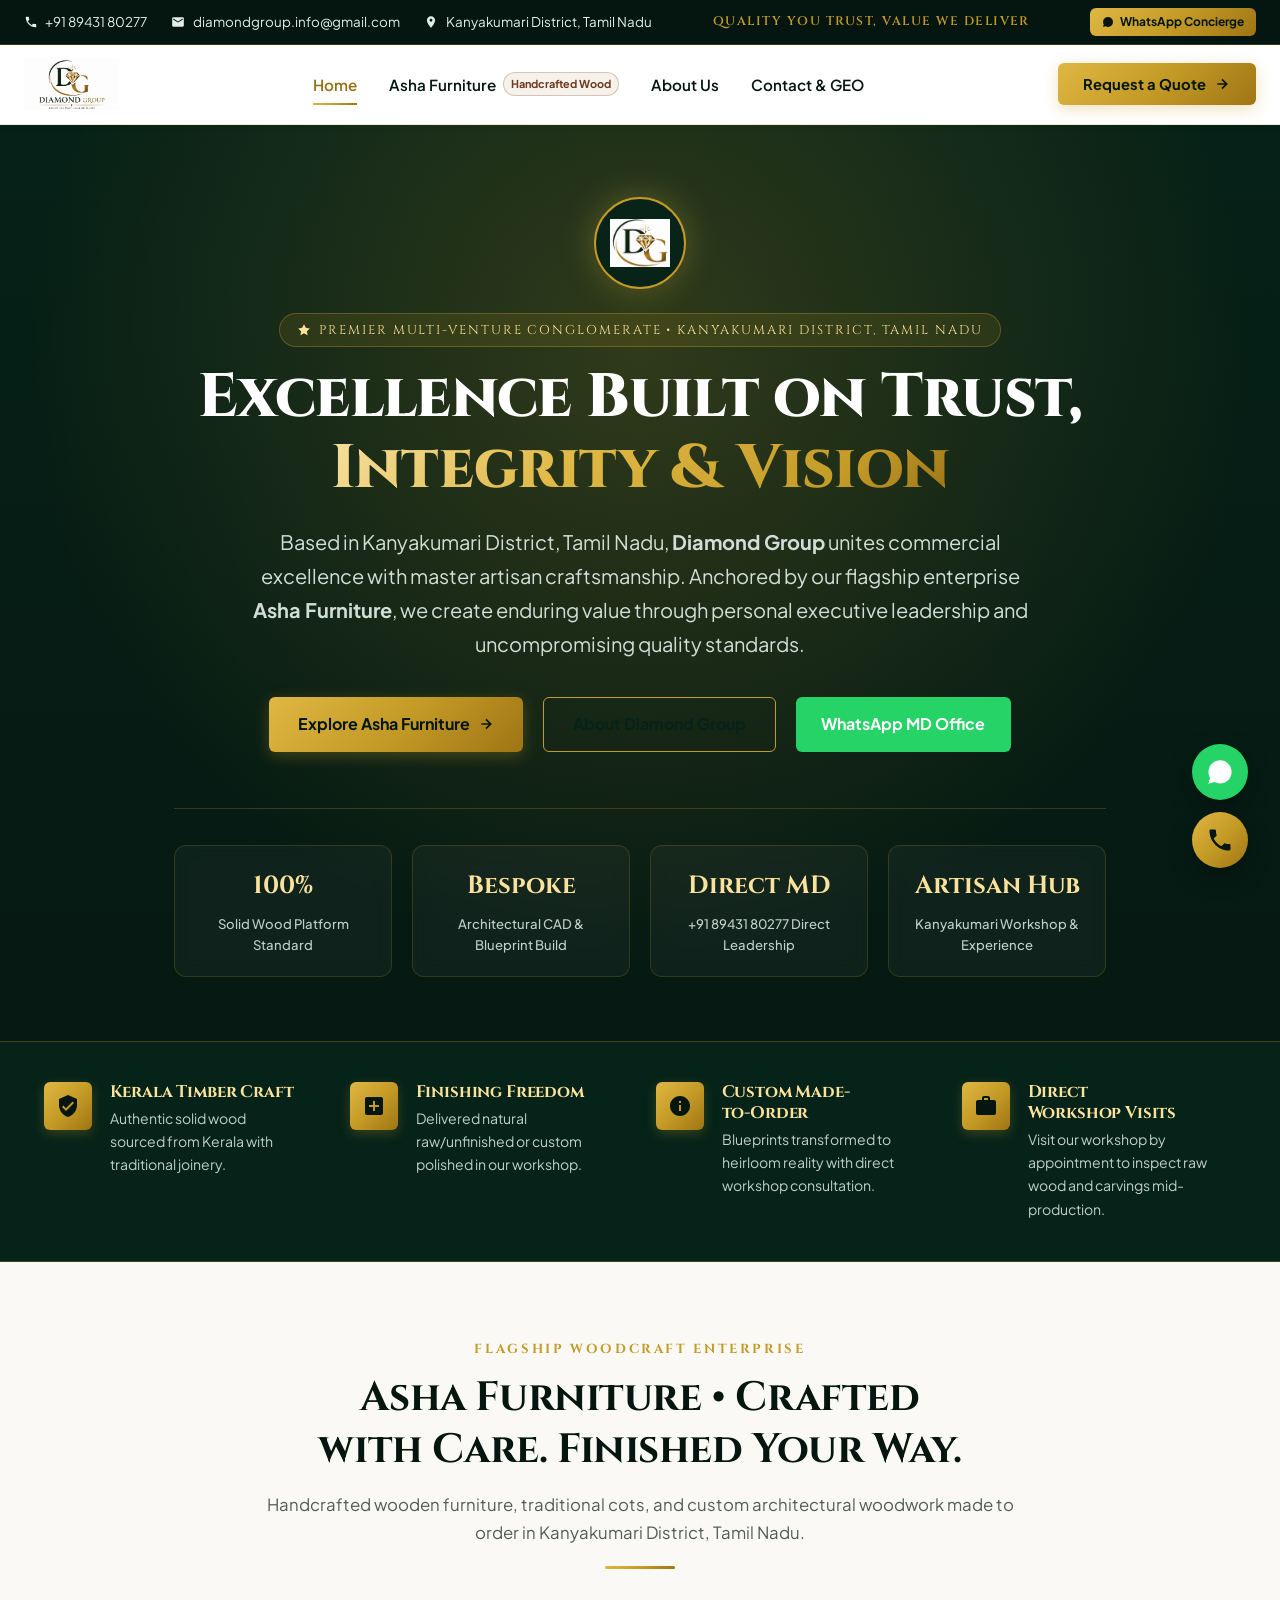
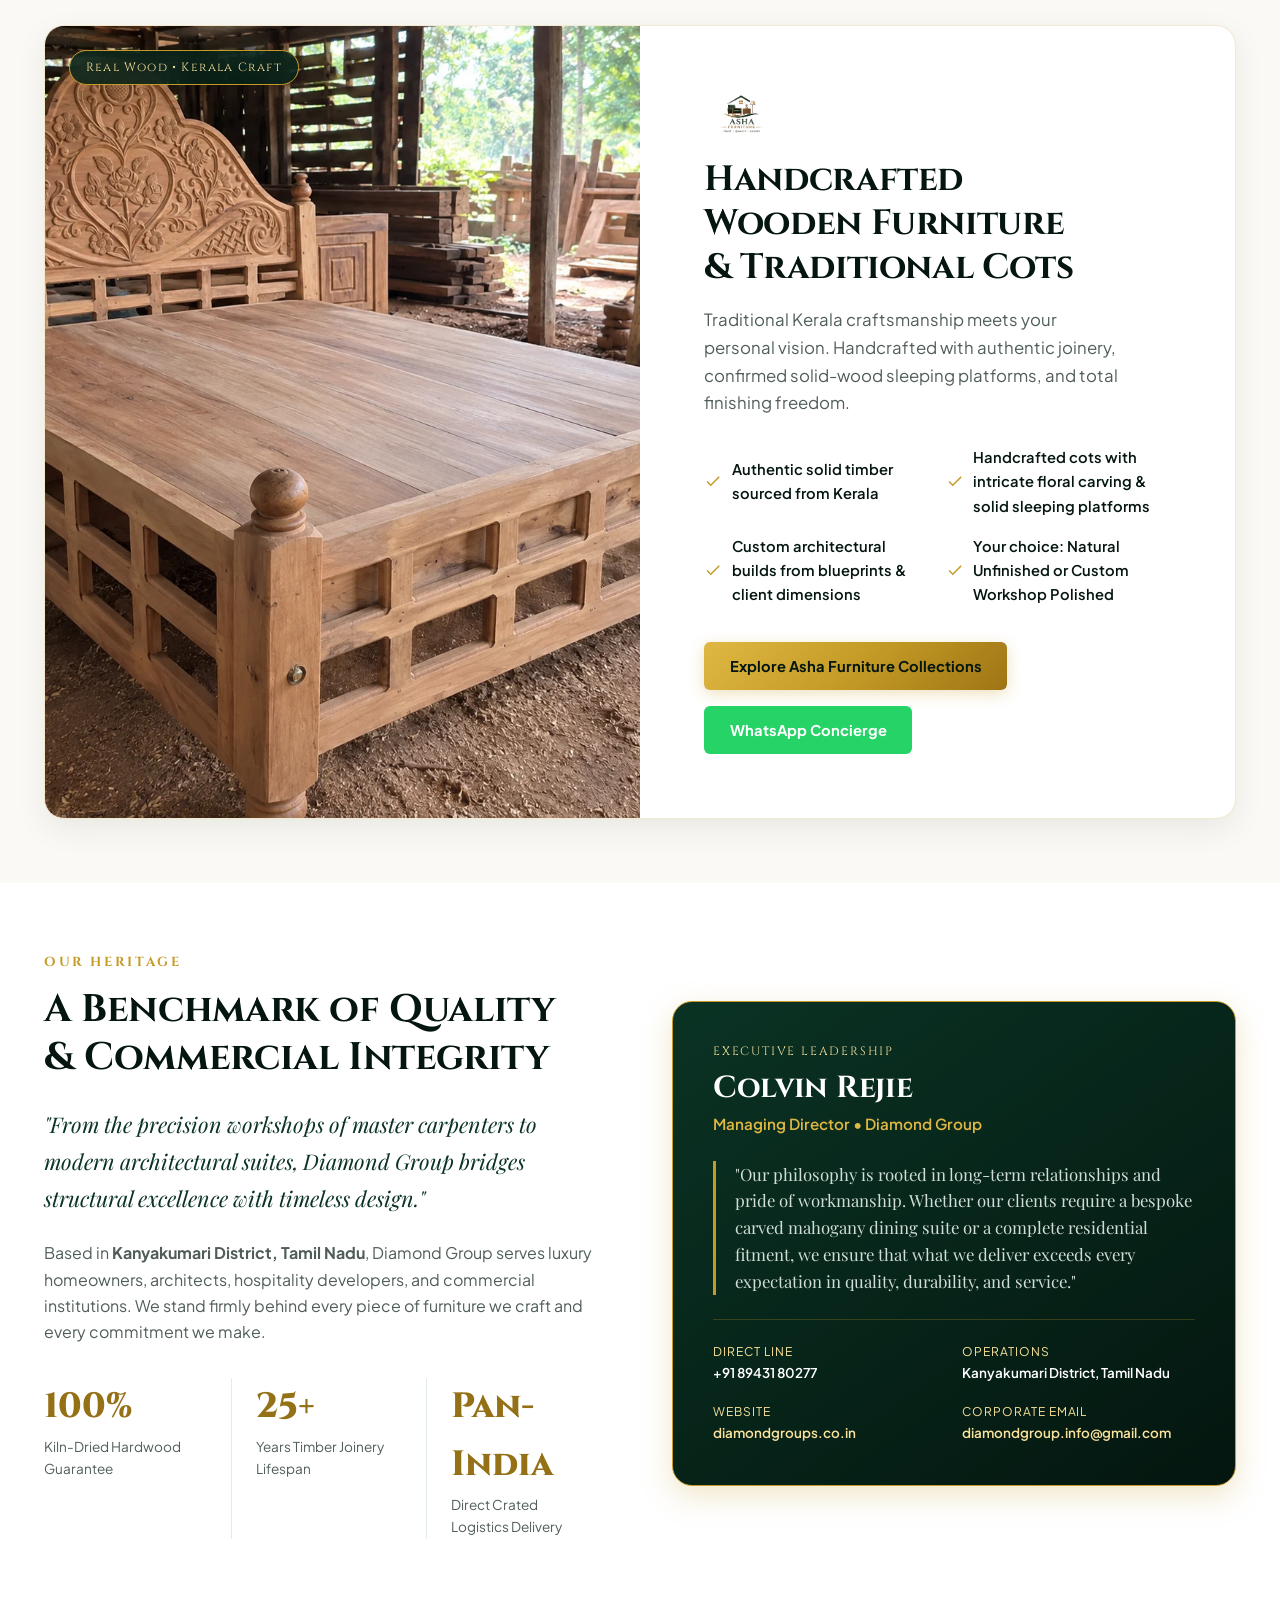
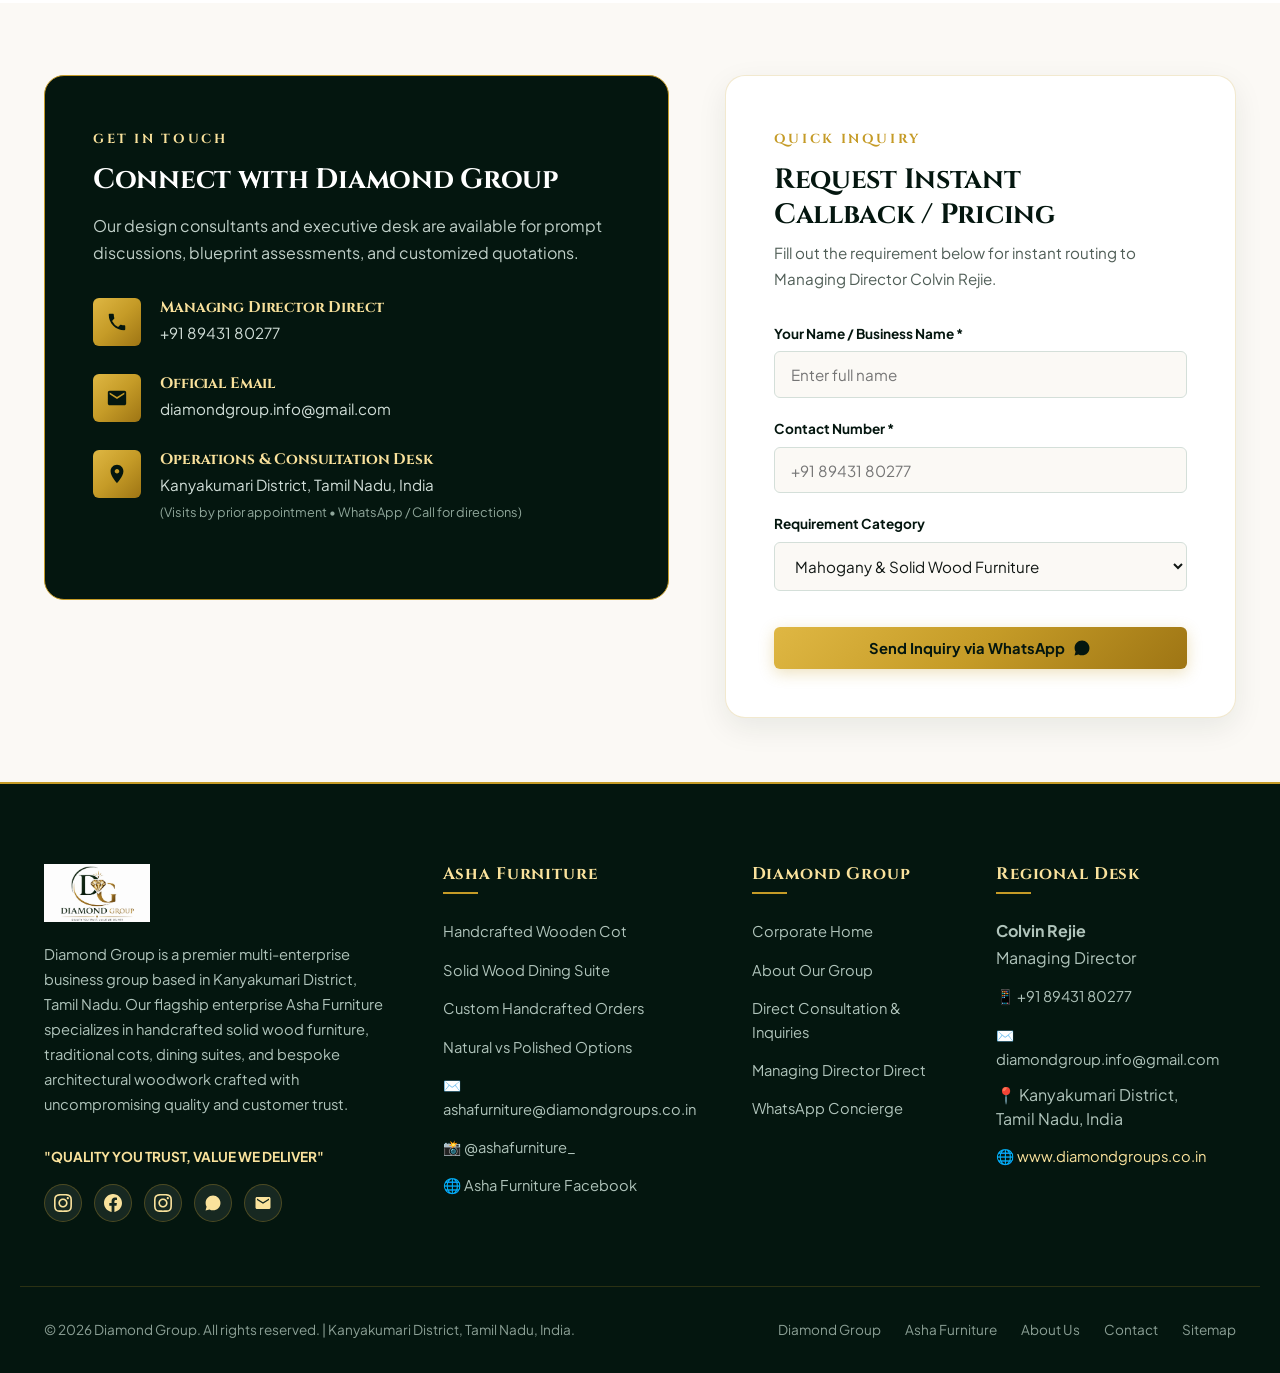
<file: index.html>
<!DOCTYPE html>
<html lang="en">
<head>
  <meta charset="UTF-8">
  <meta name="viewport" content="width=device-width, initial-scale=1.0">
  <title>Diamond Group | Quality You Trust, Value We Deliver | Tamil Nadu</title>
  <meta name="description" content="Diamond Group in Kanyakumari District, Tamil Nadu. Leading business conglomerate founded on enduring quality, commercial integrity, and premium artisan woodcraft through Asha Furniture. Contact: +91 89431 80277.">
  <meta name="keywords" content="Diamond Group, Asha Furniture, Kanyakumari business conglomerate, handcrafted wooden cot, solid wood furniture Tamil Nadu, custom furniture designs, Colvin Rejie">
  <meta name="author" content="Diamond Group">
  <meta name="robots" content="index, follow, max-snippet:-1, max-image-preview:large, max-video-preview:-1">
  <link rel="canonical" href="https://www.diamondgroups.co.in/">

  <!-- GEO & Local Search Metadata (Tamil Nadu, India) -->
  <meta name="geo.region" content="IN-TN">
  <meta name="geo.placename" content="Kanyakumari District, Tamil Nadu, India">
  <meta name="geo.position" content="8.1833;77.4119">
  <meta name="ICBM" content="8.1833, 77.4119">

  <!-- Open Graph / Social Media -->
  <meta property="og:locale" content="en_IN">
  <meta property="og:type" content="business.business">
  <meta property="og:title" content="Diamond Group | Quality You Trust, Value We Deliver">
  <meta property="og:description" content="Diamond Group in Kanyakumari District, Tamil Nadu. Premier enterprise dedicated to enduring quality, commercial integrity, and handcrafted luxury furniture.">
  <meta property="og:url" content="https://www.diamondgroups.co.in/">
  <meta property="og:site_name" content="Diamond Group">
  <meta property="og:image" content="https://www.diamondgroups.co.in/Assets/dggroup.png">

  <!-- Favicon -->
  <link rel="icon" type="image/png" href="Assets/dg.png">

  <!-- Stylesheet -->
  <!-- Preconnect & Preload Google Fonts -->
  <link rel="preconnect" href="https://fonts.googleapis.com">
  <link rel="preconnect" href="https://fonts.gstatic.com" crossorigin>
  <link rel="stylesheet" href="https://fonts.googleapis.com/css2?family=Cinzel:wght@500;600;700;800;900&family=Playfair+Display:ital,wght@0,500;0,600;0,700;1,400;1,600&family=Plus+Jakarta+Sans:wght@300;400;500;600;700;800&display=swap">
  <link rel="stylesheet" href="css/style.css">

  <!-- Structured Data: Organization & LocalBusiness JSON-LD -->
  <script type="application/ld+json">
  {
    "@context": "https://schema.org",
    "@graph": [
      {
        "@type": "Organization",
        "@id": "https://www.diamondgroups.co.in/#organization",
        "name": "Diamond Group",
        "url": "https://www.diamondgroups.co.in",
        "logo": "https://www.diamondgroups.co.in/Assets/dggroup.png",
        "slogan": "Quality You Trust, Value We Deliver",
        "founder": {
          "@type": "Person",
          "name": "Colvin Rejie",
          "jobTitle": "Managing Director"
        },
        "contactPoint": [
          {
            "@type": "ContactPoint",
            "telephone": "+91-8943180277",
            "contactType": "management",
            "areaServed": "IN"
          }
        ],
        "email": "diamondgroup.info@gmail.com"
      },
      {
        "@type": ["LocalBusiness", "HomeGoodsStore"],
        "@id": "https://www.diamondgroups.co.in/#localbusiness",
        "name": "Diamond Group",
        "image": "https://www.diamondgroups.co.in/Assets/dggroup.png",
        "telephone": "+918943180277",
        "email": "diamondgroup.info@gmail.com",
        "address": {
          "@type": "PostalAddress",
          "addressLocality": "Kanyakumari District",
          "addressRegion": "Tamil Nadu",
          "addressCountry": "IN"
        },
        "geo": {
          "@type": "GeoCoordinates",
          "latitude": 8.1833,
          "longitude": 77.4119
        },
        "openingHoursSpecification": {
          "@type": "OpeningHoursSpecification",
          "dayOfWeek": ["Monday", "Tuesday", "Wednesday", "Thursday", "Friday", "Saturday"],
          "opens": "09:00",
          "closes": "19:00"
        },
        "priceRange": "$$"
      }
    ]
  }
  </script>
</head>
<body>

  <!-- Top Notification & Contact Bar -->
  <aside class="top-bar" aria-label="Quick Contacts">
    <div class="container-wide top-bar-inner">
      <div class="top-bar-contact">
        <span class="top-bar-item top-bar-phone">
          <a href="tel:+918943180277">
            <svg width="14" height="14" viewBox="0 0 24 24" fill="currentColor"><path d="M6.62 10.79a15.05 15.05 0 006.59 6.59l2.2-2.2c.27-.27.67-.36 1.02-.24 1.12.37 2.33.57 3.57.57.55 0 1 .45 1 1V20c0 .55-.45 1-1 1-9.39 0-17-7.61-17-17 0-.55.45-1 1-1h3.5c.55 0 1 .45 1 1 0 1.25.2 2.45.57 3.57.11.35.03.74-.25 1.02l-2.2 2.2z"/></svg>
            +91 89431 80277
          </a>
        </span>
        <span class="top-bar-item top-bar-email">
          <svg width="14" height="14" viewBox="0 0 24 24" fill="currentColor"><path d="M20 4H4c-1.1 0-1.99.9-1.99 2L2 18c0 1.1.9 2 2 2h16c1.1 0 2-.9 2-2V6c0-1.1-.9-2-2-2zm0 4l-8 5-8-5V6l8 5 8-5v2z"/></svg>
          <a href="mailto:diamondgroup.info@gmail.com">diamondgroup.info@gmail.com</a>
        </span>
        <span class="top-bar-item top-bar-location">
          <svg width="14" height="14" viewBox="0 0 24 24" fill="currentColor"><path d="M12 2C8.13 2 5 5.13 5 9c0 5.25 7 13 7 13s7-7.75 7-13c0-3.87-3.13-7-7-7zm0 9.5c-1.38 0-2.5-1.12-2.5-2.5s1.12-2.5 2.5-2.5 2.5 1.12 2.5 2.5-1.12 2.5-2.5 2.5z"/></svg>
          <span>Kanyakumari District, Tamil Nadu</span>
        </span>
      </div>
      <div class="top-bar-tagline">
        QUALITY YOU TRUST, VALUE WE DELIVER
      </div>
      <div class="top-bar-links">
        <a href="https://wa.me/918943180277?text=Hello%20Diamond%20Group,%20I%20would%20like%20to%20inquire%20about%20your%20services" target="_blank" rel="noopener" class="top-bar-btn">
          <svg width="12" height="12" viewBox="0 0 24 24" fill="currentColor"><path d="M12.04 2c-5.46 0-9.91 4.45-9.91 9.91 0 1.75.46 3.45 1.32 4.95L2.05 22l5.25-1.38c1.45.79 3.08 1.21 4.74 1.21 5.46 0 9.91-4.45 9.91-9.91 0-2.65-1.03-5.14-2.9-7.01A9.816 9.816 0 0012.04 2z"/></svg>
          WhatsApp Concierge
        </a>
      </div>
    </div>
  </aside>

  <!-- Sticky Main Header -->
  <header class="site-header">
    <div class="container-wide nav-container">
      <a href="./" class="brand-logo-wrap" title="Diamond Group - Kanyakumari District, Tamil Nadu">
        <img src="Assets/dggroup.webp" alt="Diamond Group Logo" class="brand-logo-img" width="180" height="52" fetchpriority="high">
      </a>

      <!-- Desktop Navigation Links -->
      <nav aria-label="Main Menu">
        <ul class="main-nav">
          <li><a href="./" class="nav-link active">Home</a></li>
          <li>
            <a href="furniture/" class="nav-link ">
              Asha Furniture <span class="nav-badge-furniture">Handcrafted Wood</span>
            </a>
          </li>
          <li><a href="about/" class="nav-link ">About Us</a></li>
          <li><a href="contact/" class="nav-link ">Contact & GEO</a></li>
        </ul>
      </nav>

      <!-- Header Action Buttons -->
      <div class="nav-actions">
        <button type="button" class="btn btn-primary open-quote-modal" data-division="furniture">
          <span>Request a Quote</span>
          <svg width="16" height="16" viewBox="0 0 24 24" fill="none" stroke="currentColor" stroke-width="2.5"><path d="M5 12h14M12 5l7 7-7 7"/></svg>
        </button>
        <button class="mobile-toggle" aria-label="Open Navigation Menu">
          <svg width="26" height="26" viewBox="0 0 24 24" fill="none" stroke="currentColor" stroke-width="2"><path d="M3 12h18M3 6h18M3 18h18"/></svg>
        </button>
      </div>
    </div>
  </header>

  <!-- Accessible Mobile Slide-out Drawer -->
  <div class="drawer-overlay" aria-hidden="true"></div>
  <aside class="mobile-nav-drawer" aria-label="Mobile Navigation">
    <div class="drawer-header">
      <img src="Assets/dg.webp" alt="Diamond Group Emblem" width="48" height="48" style="height: 48px; width: auto;" loading="lazy">
      <button class="dialog-close-btn drawer-close-btn" aria-label="Close menu">&times;</button>
    </div>
    <ul class="drawer-menu">
      <li><a href="./" class="drawer-link active">Home</a></li>
      <li><a href="furniture/" class="drawer-link ">Asha Furniture <span>Handcrafted Wood</span></a></li>
      <li><a href="about/" class="drawer-link ">About Diamond Group</a></li>
      <li><a href="contact/" class="drawer-link ">Contact & Location</a></li>
    </ul>
    <div style="margin-top: 2.5rem; padding-top: 1.5rem; border-top: 1px solid rgba(197, 155, 39, 0.25);">
      <p style="color: var(--c-gold-bright); font-size: 0.85rem; margin-bottom: 0.75rem; font-weight: 700;">Direct Phone Line:</p>
      <p style="margin-bottom: 1.25rem;"><a href="tel:+918943180277" style="color: #ffffff; font-size: 1.05rem; font-weight: 700;">+91 89431 80277</a></p>
      <button type="button" class="btn btn-primary open-quote-modal" style="width: 100%;">Get Quick Quotation</button>
    </div>
  </aside>

  <!-- Grand Diamond Group Corporate Hero Section -->
  <section class="hero-corporate-section" aria-label="Diamond Group Corporate Hero">
    <div class="hero-corporate-bg"></div>

    <div class="container hero-corporate-content">
      <div class="hero-corporate-emblem">
        <img src="Assets/dg.webp" alt="Diamond Group Emblem" width="62" height="62" fetchpriority="high">
      </div>

      <div style="margin-bottom: 1rem;">
        <span class="hero-badge">
          <svg width="14" height="14" viewBox="0 0 24 24" fill="currentColor"><path d="M12 2l3.09 6.26L22 9.27l-5 4.87 1.18 6.88L12 17.77l-6.18 3.25L7 14.14 2 9.27l6.91-1.01L12 2z"/></svg>
          Premier Multi-Venture Conglomerate &bull; Kanyakumari District, Tamil Nadu
        </span>
      </div>

      <h1 class="hero-corporate-title">
        Excellence Built on Trust, <br>
        <span class="gold-text">Integrity &amp; Vision</span>
      </h1>

      <p class="hero-corporate-subtitle">
        Based in Kanyakumari District, Tamil Nadu, <strong>Diamond Group</strong> unites commercial excellence with master artisan craftsmanship. Anchored by our flagship enterprise <strong>Asha Furniture</strong>, we create enduring value through personal executive leadership and uncompromising quality standards.
      </p>

      <div class="hero-corporate-actions">
        <a href="furniture/" class="btn btn-primary" style="font-size: 1rem; padding: 0.85rem 1.8rem;">
          <span>Explore Asha Furniture</span>
          <svg width="16" height="16" viewBox="0 0 24 24" fill="none" stroke="currentColor" stroke-width="2.5"><path d="M5 12h14M12 5l7 7-7 7"/></svg>
        </a>
        <a href="about/" class="btn btn-outline" style="font-size: 1rem; padding: 0.85rem 1.8rem;">
          <span>About Diamond Group</span>
        </a>
        <a href="https://wa.me/918943180277?text=Hello%20Diamond%20Group,%20I%20would%20like%20to%20connect%20with%20your%20office" target="_blank" rel="noopener" class="btn btn-whatsapp" style="font-size: 1rem; padding: 0.85rem 1.6rem;">
          <span>WhatsApp MD Office</span>
        </a>
      </div>

      <!-- Trust & Credibility Accolades -->
      <div class="hero-stats-grid">
        <div class="hero-stat-card">
          <div class="hero-stat-num">100%</div>
          <div class="hero-stat-label">Solid Wood Platform Standard</div>
        </div>
        <div class="hero-stat-card">
          <div class="hero-stat-num">Bespoke</div>
          <div class="hero-stat-label">Architectural CAD &amp; Blueprint Build</div>
        </div>
        <div class="hero-stat-card">
          <div class="hero-stat-num">Direct MD</div>
          <div class="hero-stat-label">+91 89431 80277 Direct Leadership</div>
        </div>
        <div class="hero-stat-card">
          <div class="hero-stat-num">Artisan Hub</div>
          <div class="hero-stat-label">Kanyakumari Workshop &amp; Experience</div>
        </div>
      </div>
    </div>
  </section>

  <!-- Corporate Value Strip -->
  <section class="value-strip" aria-label="Corporate Core Strengths">
    <div class="container value-strip-grid">
      <div class="value-item">
        <div class="value-icon">
          <svg width="24" height="24" viewBox="0 0 24 24" fill="currentColor"><path d="M12 1L3 5v6c0 5.55 3.84 10.74 9 12 5.16-1.26 9-6.45 9-12V5l-9-4zm-2 16l-4-4 1.41-1.41L10 14.17l6.59-6.59L18 9l-8 8z"/></svg>
        </div>
        <div class="value-text">
          <h4>Kerala Timber Craft</h4>
          <p>Authentic solid wood sourced from Kerala with traditional joinery.</p>
        </div>
      </div>
      <div class="value-item">
        <div class="value-icon">
          <svg width="24" height="24" viewBox="0 0 24 24" fill="currentColor"><path d="M19 3H5c-1.1 0-2 .9-2 2v14c0 1.1.9 2 2 2h14c1.1 0 2-.9 2-2V5c0-1.1-.9-2-2-2zm-2 10h-4v4h-2v-4H7v-2h4V7h2v4h4v2z"/></svg>
        </div>
        <div class="value-text">
          <h4>Finishing Freedom</h4>
          <p>Delivered natural raw/unfinished or custom polished in our workshop.</p>
        </div>
      </div>
      <div class="value-item">
        <div class="value-icon">
          <svg width="24" height="24" viewBox="0 0 24 24" fill="currentColor"><path d="M12 2C6.48 2 2 6.48 2 12s4.48 10 10 10 10-4.48 10-10S17.52 2 12 2zm1 15h-2v-6h2v6zm0-8h-2V7h2v2z"/></svg>
        </div>
        <div class="value-text">
          <h4>Custom Made-to-Order</h4>
          <p>Blueprints transformed to heirloom reality with direct workshop consultation.</p>
        </div>
      </div>
      <div class="value-item">
        <div class="value-icon">
          <svg width="24" height="24" viewBox="0 0 24 24" fill="currentColor"><path d="M20 6h-4V4c0-1.11-.89-2-2-2h-4c-1.11 0-2 .89-2 2v2H4c-1.11 0-1.99.89-1.99 2L2 19c0 1.11.89 2 2 2h16c1.11 0 2-.89 2-2V8c0-1.11-.89-2-2-2zm-6 0h-4V4h4v2z"/></svg>
        </div>
        <div class="value-text">
          <h4>Direct Workshop Visits</h4>
          <p>Visit our workshop by appointment to inspect raw wood and carvings mid-production.</p>
        </div>
      </div>
    </div>
  </section>

  <!-- Flagship Showcase: Asha Furniture -->
  <section class="division-showcase-section">
    <div class="container">
      <div class="section-header">
        <span class="section-eyebrow">Flagship Woodcraft Enterprise</span>
        <h2 class="section-title">Asha Furniture &bull; Crafted with Care. Finished Your Way.</h2>
        <p class="section-desc">
          Handcrafted wooden furniture, traditional cots, and custom architectural woodwork made to order in Kanyakumari District, Tamil Nadu.
        </p>
        <div class="section-divider"></div>
      </div>

      <div class="showcase-card">
        <div class="showcase-media">
          <img src="Assets/furniture/bed-workshop-ornate.webp" alt="Handcrafted Traditional Wooden Cot - Asha Furniture" loading="lazy" decoding="async" width="1448" height="1086">
          <span class="showcase-badge-floating">Real Wood &bull; Kerala Craft</span>
        </div>
        <div class="showcase-content">
          <img src="Assets/furniture/asha-furniture-logo.webp" alt="Asha Furniture Emblem" class="showcase-logo-stamp" loading="lazy" decoding="async" width="160" height="48" style="max-height: 48px; width: auto; background: #ffffff; padding: 4px 10px; border-radius: 4px;">
          <h3 class="showcase-title">Handcrafted Wooden Furniture &amp; Traditional Cots</h3>
          <p class="showcase-lead">
            Traditional Kerala craftsmanship meets your personal vision. Handcrafted with authentic joinery, confirmed solid-wood sleeping platforms, and total finishing freedom.
          </p>
          <ul class="showcase-features-list">
            <li class="showcase-feature-item">
              <svg viewBox="0 0 24 24" fill="currentColor"><path d="M9 16.17L4.83 12l-1.42 1.41L9 19 21 7l-1.41-1.41z"/></svg>
              Authentic solid timber sourced from Kerala
            </li>
            <li class="showcase-feature-item">
              <svg viewBox="0 0 24 24" fill="currentColor"><path d="M9 16.17L4.83 12l-1.42 1.41L9 19 21 7l-1.41-1.41z"/></svg>
              Handcrafted cots with intricate floral carving &amp; solid sleeping platforms
            </li>
            <li class="showcase-feature-item">
              <svg viewBox="0 0 24 24" fill="currentColor"><path d="M9 16.17L4.83 12l-1.42 1.41L9 19 21 7l-1.41-1.41z"/></svg>
              Custom architectural builds from blueprints &amp; client dimensions
            </li>
            <li class="showcase-feature-item">
              <svg viewBox="0 0 24 24" fill="currentColor"><path d="M9 16.17L4.83 12l-1.42 1.41L9 19 21 7l-1.41-1.41z"/></svg>
              Your choice: Natural Unfinished or Custom Workshop Polished
            </li>
          </ul>
          <div style="display: flex; gap: 1rem; flex-wrap: wrap;">
            <a href="furniture/collections/" class="btn btn-primary">
              Explore Asha Furniture Collections
            </a>
            <a href="https://wa.me/918943180277?text=Hello%20Asha%20Furniture,%20I%20would%20like%20to%20discuss%20a%20furniture%20requirement" target="_blank" rel="noopener" class="btn btn-whatsapp">
              WhatsApp Concierge
            </a>
          </div>
        </div>
      </div>
    </div>
  </section>

  <!-- Corporate Heritage & Leadership Section -->
  <section class="catalog-section" style="background-color: #ffffff;">
    <div class="container heritage-grid">
      <div>
        <span class="section-eyebrow">Our Heritage</span>
        <h2 style="font-size: 2.4rem; margin-bottom: 1.5rem;">A Benchmark of Quality &amp; Commercial Integrity</h2>
        <p class="heritage-lead">
          "From the precision workshops of master carpenters to modern architectural suites, Diamond Group bridges structural excellence with timeless design."
        </p>
        <p style="color: var(--c-text-muted); margin-bottom: 1.5rem;">
          Based in <strong>Kanyakumari District, Tamil Nadu</strong>, Diamond Group serves luxury homeowners, architects, hospitality developers, and commercial institutions. We stand firmly behind every piece of furniture we craft and every commitment we make.
        </p>
        <div style="display: flex; gap: 1.5rem; margin-top: 2rem;">
          <div>
            <span style="font-family: var(--font-display); font-size: 2.2rem; font-weight: 800; color: var(--c-gold-dark);">100%</span>
            <p style="font-size: 0.85rem; color: var(--c-text-muted);">Kiln-Dried Hardwood Guarantee</p>
          </div>
          <div style="border-left: 1px solid #e2ede8; padding-left: 1.5rem;">
            <span style="font-family: var(--font-display); font-size: 2.2rem; font-weight: 800; color: var(--c-gold-dark);">25+</span>
            <p style="font-size: 0.85rem; color: var(--c-text-muted);">Years Timber Joinery Lifespan</p>
          </div>
          <div style="border-left: 1px solid #e2ede8; padding-left: 1.5rem;">
            <span style="font-family: var(--font-display); font-size: 2.2rem; font-weight: 800; color: var(--c-gold-dark);">Pan-India</span>
            <p style="font-size: 0.85rem; color: var(--c-text-muted);">Direct Crated Logistics Delivery</p>
          </div>
        </div>
      </div>

      <!-- Director Card -->
      <div class="heritage-card-director">
        <div class="director-badge">Executive Leadership</div>
        <h3 class="director-name">Colvin Rejie</h3>
        <p class="director-title">Managing Director &bull; Diamond Group</p>
        <p class="director-quote">
          "Our philosophy is rooted in long-term relationships and pride of workmanship. Whether our clients require a bespoke carved mahogany dining suite or a complete residential fitment, we ensure that what we deliver exceeds every expectation in quality, durability, and service."
        </p>
        <div class="director-meta-grid">
          <div class="director-meta-item">
            <span class="director-meta-label">Direct Line</span>
            <p class="director-meta-val"><a href="tel:+918943180277" style="color: #ffffff;">+91 89431 80277</a></p>
          </div>
          <div class="director-meta-item">
            <span class="director-meta-label">Operations</span>
            <p class="director-meta-val">Kanyakumari District, Tamil Nadu</p>
          </div>
          <div class="director-meta-item">
            <span class="director-meta-label">Website</span>
            <p class="director-meta-val"><a href="https://www.diamondgroups.co.in" style="color: var(--c-gold-bright);">diamondgroups.co.in</a></p>
          </div>
          <div class="director-meta-item">
            <span class="director-meta-label">Corporate Email</span>
            <p class="director-meta-val"><a href="mailto:diamondgroup.info@gmail.com" style="color: var(--c-gold-bright);">diamondgroup.info@gmail.com</a></p>
          </div>
        </div>
      </div>
    </div>
  </section>

  <!-- Quick Inquiry / Contact Block -->
  <section class="division-showcase-section" style="background-color: var(--c-surface-cream);">
    <div class="container contact-layout-grid">
      <div class="contact-card-info">
        <span class="section-eyebrow" style="color: var(--c-gold-bright);">Get in Touch</span>
        <h3>Connect with Diamond Group</h3>
        <p style="color: #c0cfc8; margin-bottom: 2rem;">
          Our design consultants and executive desk are available for prompt discussions, blueprint assessments, and customized quotations.
        </p>

        <div class="contact-item">
          <div class="contact-icon">
            <svg viewBox="0 0 24 24"><path d="M6.62 10.79a15.05 15.05 0 006.59 6.59l2.2-2.2c.27-.27.67-.36 1.02-.24 1.12.37 2.33.57 3.57.57.55 0 1 .45 1 1V20c0 .55-.45 1-1 1-9.39 0-17-7.61-17-17 0-.55.45-1 1-1h3.5c.55 0 1 .45 1 1 0 1.25.2 2.45.57 3.57.11.35.03.74-.25 1.02l-2.2 2.2z"/></svg>
          </div>
          <div class="contact-detail-text">
            <h4>Managing Director Direct</h4>
            <p><a href="tel:+918943180277">+91 89431 80277</a></p>
          </div>
        </div>

        <div class="contact-item">
          <div class="contact-icon">
            <svg viewBox="0 0 24 24"><path d="M20 4H4c-1.1 0-1.99.9-1.99 2L2 18c0 1.1.9 2 2 2h16c1.1 0 2-.9 2-2V6c0-1.1-.9-2-2-2zm0 4l-8 5-8-5V6l8 5 8-5v2z"/></svg>
          </div>
          <div class="contact-detail-text">
            <h4>Official Email</h4>
            <p><a href="mailto:diamondgroup.info@gmail.com">diamondgroup.info@gmail.com</a></p>
          </div>
        </div>

        <div class="contact-item">
          <div class="contact-icon">
            <svg viewBox="0 0 24 24"><path d="M12 2C8.13 2 5 5.13 5 9c0 5.25 7 13 7 13s7-7.75 7-13c0-3.87-3.13-7-7-7zm0 9.5c-1.38 0-2.5-1.12-2.5-2.5s1.12-2.5 2.5-2.5 2.5 1.12 2.5 2.5-1.12 2.5-2.5 2.5z"/></svg>
          </div>
          <div class="contact-detail-text">
            <h4>Operations &amp; Consultation Desk</h4>
            <p>Kanyakumari District, Tamil Nadu, India</p>
            <p style="font-size: 0.8rem; color: #8fa69a; margin-top: 0.25rem;">(Visits by prior appointment &bull; WhatsApp / Call for directions)</p>
          </div>
        </div>
      </div>

      <!-- Quick Message Form -->
      <div class="form-box">
        <span class="section-eyebrow">Quick Inquiry</span>
        <h3>Request Instant Callback / Pricing</h3>
        <p>Fill out the requirement below for instant routing to Managing Director Colvin Rejie.</p>

        <form onsubmit="event.preventDefault(); const n=document.querySelector('#qName').value; const p=document.querySelector('#qPhone').value; const d=document.querySelector('#qDiv').value; const msg=`Hello Diamond Group, inquiry from ${n} (${p}) regarding ${d}`; window.open(`https://wa.me/918943180277?text=${encodeURIComponent(msg)}`, '_blank');">
          <div class="form-group">
            <label class="form-label" for="qName">Your Name / Business Name *</label>
            <input type="text" id="qName" class="form-control" placeholder="Enter full name" required>
          </div>
          <div class="form-group">
            <label class="form-label" for="qPhone">Contact Number *</label>
            <input type="tel" id="qPhone" class="form-control" placeholder="+91 89431 80277" required>
          </div>
          <div class="form-group">
            <label class="form-label" for="qDiv">Requirement Category</label>
            <select id="qDiv" class="form-select">
              <option>Mahogany &amp; Solid Wood Furniture</option>
              <option>Custom Made-to-Order Furniture Design</option>
              <option>Traditional Kerala Furniture (Diwans/Chairs)</option>
              <option>Commercial / Residential Architectural Project</option>
              <option>General Corporate Inquiry</option>
            </select>
          </div>
          <button type="submit" class="btn btn-primary" style="width: 100%; margin-top: 1rem;">
            <span>Send Inquiry via WhatsApp</span>
            <svg width="18" height="18" viewBox="0 0 24 24" fill="currentColor"><path d="M12.04 2c-5.46 0-9.91 4.45-9.91 9.91 0 1.75.46 3.45 1.32 4.95L2.05 22l5.25-1.38c1.45.79 3.08 1.21 4.74 1.21 5.46 0 9.91-4.45 9.91-9.91 0-2.65-1.03-5.14-2.9-7.01A9.816 9.816 0 0012.04 2z"/></svg>
          </button>
        </form>
      </div>
    </div>
  </section>

  <!-- Floating WhatsApp & Phone Actions -->
  <div class="floating-actions" aria-label="Quick Connect">
    <a href="https://wa.me/918943180277?text=Hello%20Diamond%20Group,%20I%20am%20interested%20in%20your%20services" target="_blank" rel="noopener" class="float-btn float-btn-whatsapp" title="Chat on WhatsApp">
      <svg viewBox="0 0 24 24"><path d="M12.04 2c-5.46 0-9.91 4.45-9.91 9.91 0 1.75.46 3.45 1.32 4.95L2.05 22l5.25-1.38c1.45.79 3.08 1.21 4.74 1.21 5.46 0 9.91-4.45 9.91-9.91 0-2.65-1.03-5.14-2.9-7.01A9.816 9.816 0 0012.04 2z"/></svg>
    </a>
    <a href="tel:+918943180277" class="float-btn float-btn-call" title="Call Diamond Group">
      <svg viewBox="0 0 24 24"><path d="M6.62 10.79a15.05 15.05 0 006.59 6.59l2.2-2.2c.27-.27.67-.36 1.02-.24 1.12.37 2.33.57 3.57.57.55 0 1 .45 1 1V20c0 .55-.45 1-1 1-9.39 0-17-7.61-17-17 0-.55.45-1 1-1h3.5c.55 0 1 .45 1 1 0 1.25.2 2.45.57 3.57.11.35.03.74-.25 1.02l-2.2 2.2z"/></svg>
    </a>
  </div>

  <!-- Global Footer -->
  <footer class="site-footer">
    <div class="container footer-grid">
      <div class="footer-brand">
        <img src="Assets/dggroup.webp" alt="Diamond Group Logo" loading="lazy" decoding="async" width="180" height="58" style="height: 58px; width: auto; margin-bottom: 1rem;">
        <p>
          Diamond Group is a premier multi-enterprise business group based in Kanyakumari District, Tamil Nadu. Our flagship enterprise Asha Furniture specializes in handcrafted solid wood furniture, traditional cots, dining suites, and bespoke architectural woodwork crafted with uncompromising quality and customer trust.
        </p>
        <p style="color: var(--c-gold-bright); font-size: 0.85rem; font-weight: 700; margin-bottom: 1rem;">
          "QUALITY YOU TRUST, VALUE WE DELIVER"
        </p>
        <div class="footer-socials">
          <a href="https://www.instagram.com/ashafurniture_/" target="_blank" rel="noopener" class="social-btn" title="Follow Asha Furniture on Instagram">
            <svg viewBox="0 0 24 24"><path d="M12 2.163c3.204 0 3.584.012 4.85.07 3.252.148 4.771 1.691 4.919 4.919.058 1.265.069 1.645.069 4.849 0 3.205-.012 3.584-.069 4.849-.149 3.225-1.664 4.771-4.919 4.919-1.266.058-1.644.07-4.85.07-3.204 0-3.584-.012-4.849-.07-3.26-.149-4.771-1.699-4.919-4.92-.058-1.265-.07-1.644-.07-4.849 0-3.204.013-3.583.07-4.849.149-3.227 1.664-4.771 4.919-4.919 1.266-.057 1.645-.069 4.849-.069zm0-2.163c-3.259 0-3.667.014-4.947.072-4.358.2-6.78 2.618-6.98 6.98-.059 1.281-.073 1.689-.073 4.948 0 3.259.014 3.668.072 4.948.2 4.358 2.618 6.78 6.98 6.98 1.281.058 1.689.072 4.948.072 3.259 0 3.668-.014 4.948-.072 4.354-.2 6.782-2.618 6.979-6.98.059-1.28.073-1.689.073-4.948 0-3.259-.014-3.667-.072-4.947-.196-4.354-2.617-6.78-6.979-6.98-1.281-.059-1.69-.073-4.949-.073zm0 5.838c-3.403 0-6.162 2.759-6.162 6.162s2.759 6.163 6.162 6.163 6.162-2.759 6.162-6.163c0-3.403-2.759-6.162-6.162-6.162zm0 10.162c-2.209 0-4-1.79-4-4 0-2.209 1.791-4 4-4s4 1.791 4 4c0 2.21-1.791 4-4 4zm6.406-11.845c-.796 0-1.441.645-1.441 1.44s.645 1.44 1.441 1.44c.795 0 1.439-.645 1.439-1.44s-.644-1.44-1.439-1.44z"/></svg>
          </a>
          <a href="https://www.facebook.com/people/Asha-Furniture-By-Diamond-Group/61594905233182/#" target="_blank" rel="noopener" class="social-btn" title="Follow Asha Furniture on Facebook">
            <svg viewBox="0 0 24 24"><path d="M24 12.073c0-6.627-5.373-12-12-12s-12 5.373-12 12c0 5.99 4.388 10.954 10.125 11.854v-8.385H7.078v-3.47h3.047V9.43c0-3.007 1.792-4.669 4.533-4.669 1.312 0 2.686.235 2.686.235v2.953H15.83c-1.491 0-1.956.925-1.956 1.874v2.25h3.328l-.532 3.47h-2.796v8.385C19.612 23.027 24 18.062 24 12.073z"/></svg>
          </a>
          <a href="https://instagram.com/diamondgroup_official" target="_blank" rel="noopener" class="social-btn" title="Follow Diamond Group on Instagram">
            <svg viewBox="0 0 24 24"><path d="M12 2.163c3.204 0 3.584.012 4.85.07 3.252.148 4.771 1.691 4.919 4.919.058 1.265.069 1.645.069 4.849 0 3.205-.012 3.584-.069 4.849-.149 3.225-1.664 4.771-4.919 4.919-1.266.058-1.644.07-4.85.07-3.204 0-3.584-.012-4.849-.07-3.26-.149-4.771-1.699-4.919-4.92-.058-1.265-.07-1.644-.07-4.849 0-3.204.013-3.583.07-4.849.149-3.227 1.664-4.771 4.919-4.919 1.266-.057 1.645-.069 4.849-.069zm0-2.163c-3.259 0-3.667.014-4.947.072-4.358.2-6.78 2.618-6.98 6.98-.059 1.281-.073 1.689-.073 4.948 0 3.259.014 3.668.072 4.948.2 4.358 2.618 6.78 6.98 6.98 1.281.058 1.689.072 4.948.072 3.259 0 3.668-.014 4.948-.072 4.354-.2 6.782-2.618 6.979-6.98.059-1.28.073-1.689.073-4.948 0-3.259-.014-3.667-.072-4.947-.196-4.354-2.617-6.78-6.979-6.98-1.281-.059-1.69-.073-4.949-.073zm0 5.838c-3.403 0-6.162 2.759-6.162 6.162s2.759 6.163 6.162 6.163 6.162-2.759 6.162-6.163c0-3.403-2.759-6.162-6.162-6.162zm0 10.162c-2.209 0-4-1.79-4-4 0-2.209 1.791-4 4-4s4 1.791 4 4c0 2.21-1.791 4-4 4zm6.406-11.845c-.796 0-1.441.645-1.441 1.44s.645 1.44 1.441 1.44c.795 0 1.439-.645 1.439-1.44s-.644-1.44-1.439-1.44z"/></svg>
          </a>
          <a href="https://wa.me/918943180277" target="_blank" rel="noopener" class="social-btn" title="Contact on WhatsApp">
            <svg viewBox="0 0 24 24"><path d="M12.04 2c-5.46 0-9.91 4.45-9.91 9.91 0 1.75.46 3.45 1.32 4.95L2.05 22l5.25-1.38c1.45.79 3.08 1.21 4.74 1.21 5.46 0 9.91-4.45 9.91-9.91 0-2.65-1.03-5.14-2.9-7.01A9.816 9.816 0 0012.04 2z"/></svg>
          </a>
          <a href="mailto:diamondgroup.info@gmail.com" class="social-btn" title="Email Us">
            <svg viewBox="0 0 24 24"><path d="M20 4H4c-1.1 0-1.99.9-1.99 2L2 18c0 1.1.9 2 2 2h16c1.1 0 2-.9 2-2V6c0-1.1-.9-2-2-2zm0 4l-8 5-8-5V6l8 5 8-5v2z"/></svg>
          </a>
        </div>
      </div>

      <div class="footer-col">
        <h4>Asha Furniture</h4>
        <ul class="footer-links">
          <li><a href="furniture/handcrafted-wooden-cot/">Handcrafted Wooden Cot</a></li>
          <li><a href="furniture/solid-wood-dining-table/">Solid Wood Dining Suite</a></li>
          <li><a href="furniture/custom-furniture-orders/">Custom Handcrafted Orders</a></li>
          <li><a href="furniture/#finishing-options">Natural vs Polished Options</a></li>
          <li><a href="mailto:ashafurniture@diamondgroups.co.in">✉️ ashafurniture@diamondgroups.co.in</a></li>
          <li><a href="https://www.instagram.com/ashafurniture_/" target="_blank" rel="noopener">📸 @ashafurniture_</a></li>
          <li><a href="https://www.facebook.com/people/Asha-Furniture-By-Diamond-Group/61594905233182/#" target="_blank" rel="noopener">🌐 Asha Furniture Facebook</a></li>
        </ul>
      </div>

      <div class="footer-col">
        <h4>Diamond Group</h4>
        <ul class="footer-links">
          <li><a href="./">Corporate Home</a></li>
          <li><a href="about/">About Our Group</a></li>
          <li><a href="contact/">Direct Consultation &amp; Inquiries</a></li>
          <li><a href="contact/">Managing Director Direct</a></li>
          <li><a href="https://wa.me/918943180277" target="_blank" rel="noopener">WhatsApp Concierge</a></li>
        </ul>
      </div>

      <div class="footer-col">
        <h4>Regional Desk</h4>
        <ul class="footer-links">
          <li style="color: #b0c4bb;">
            <strong>Colvin Rejie</strong><br>
            Managing Director
          </li>
          <li>
            <a href="tel:+918943180277">📱 +91 89431 80277</a>
          </li>
          <li>
            <a href="mailto:diamondgroup.info@gmail.com">✉️ diamondgroup.info@gmail.com</a>
          </li>
          <li style="color: #b0c4bb; line-height: 1.5;">
            📍 Kanyakumari District,<br>
            Tamil Nadu, India
          </li>
          <li>
            <a href="https://www.diamondgroups.co.in" style="color: var(--c-gold-bright);">🌐 www.diamondgroups.co.in</a>
          </li>
        </ul>
      </div>
    </div>

    <div class="container footer-bottom">
      <div>
        &copy; 2026 Diamond Group. All rights reserved. | Kanyakumari District, Tamil Nadu, India.
      </div>
      <div style="display: flex; gap: 1.5rem;">
        <a href="./" style="color: #8b9f95;">Diamond Group</a>
        <a href="furniture/" style="color: #8b9f95;">Asha Furniture</a>
        <a href="about/" style="color: #8b9f95;">About Us</a>
        <a href="contact/" style="color: #8b9f95;">Contact</a>
        <a href="sitemap.xml" style="color: #8b9f95;">Sitemap</a>
      </div>
    </div>
  </footer>

  <!-- Native <dialog> Quotation Modal -->
  <dialog id="quoteDialog" class="quote-dialog">
    <div class="dialog-header">
      <h3>Request a Quote / Inquiry</h3>
      <button type="button" class="dialog-close-btn close-quote-modal" aria-label="Close dialog">&times;</button>
    </div>
    <div class="dialog-body">
      <form id="quoteForm">
        <div class="form-group">
          <label for="modalName" class="form-label">Full Name / Business Name *</label>
          <input type="text" id="modalName" class="form-control" placeholder="Your Name or Firm" required>
        </div>
        <div class="form-group">
          <label for="modalPhone" class="form-label">Phone / WhatsApp Number *</label>
          <input type="tel" id="modalPhone" class="form-control" placeholder="e.g. +91 89431 80277" required>
        </div>
        <div class="form-group">
          <label for="modalDivision" class="form-label">Select Requirement *</label>
          <select id="modalDivision" class="form-select">
            <option value="furniture">Asha Furniture (Handcrafted Wood &amp; Cots)</option>
            <option value="corporate">General Corporate Inquiry / Partnership</option>
          </select>
        </div>

        <div class="form-group">
          <label for="modalItemRequirement" class="form-label">Requirement Details</label>
          <input type="text" id="modalItemRequirement" class="form-control" placeholder="e.g. 8-Seater Dining Suite, Custom Wardrobe, Diwan">
        </div>

        <div class="form-group">
          <label for="modalDimensions" class="form-label">Dimensions / Specifications (Optional)</label>
          <input type="text" id="modalDimensions" class="form-control" placeholder="e.g. 7ft x 3.5ft, Solid Mahogany">
        </div>

        <div id="modalStatusMessage" style="display: none; margin-bottom: 1rem;"></div>

        <div style="display: flex; gap: 1rem; margin-top: 1.5rem;">
          <button type="submit" class="btn btn-primary" style="flex: 1;">
            <span>Send Direct via WhatsApp</span>
            <svg width="18" height="18" viewBox="0 0 24 24" fill="currentColor"><path d="M12.04 2c-5.46 0-9.91 4.45-9.91 9.91 0 1.75.46 3.45 1.32 4.95L2.05 22l5.25-1.38c1.45.79 3.08 1.21 4.74 1.21 5.46 0 9.91-4.45 9.91-9.91 0-2.65-1.03-5.14-2.9-7.01A9.816 9.816 0 0012.04 2z"/></svg>
          </button>
          <button type="button" class="btn btn-outline close-quote-modal">Cancel</button>
        </div>
      </form>
    </div>
  </dialog>

  <!-- Scripts -->
  <script src="js/main.js"></script>
</body>
</html>
</file>
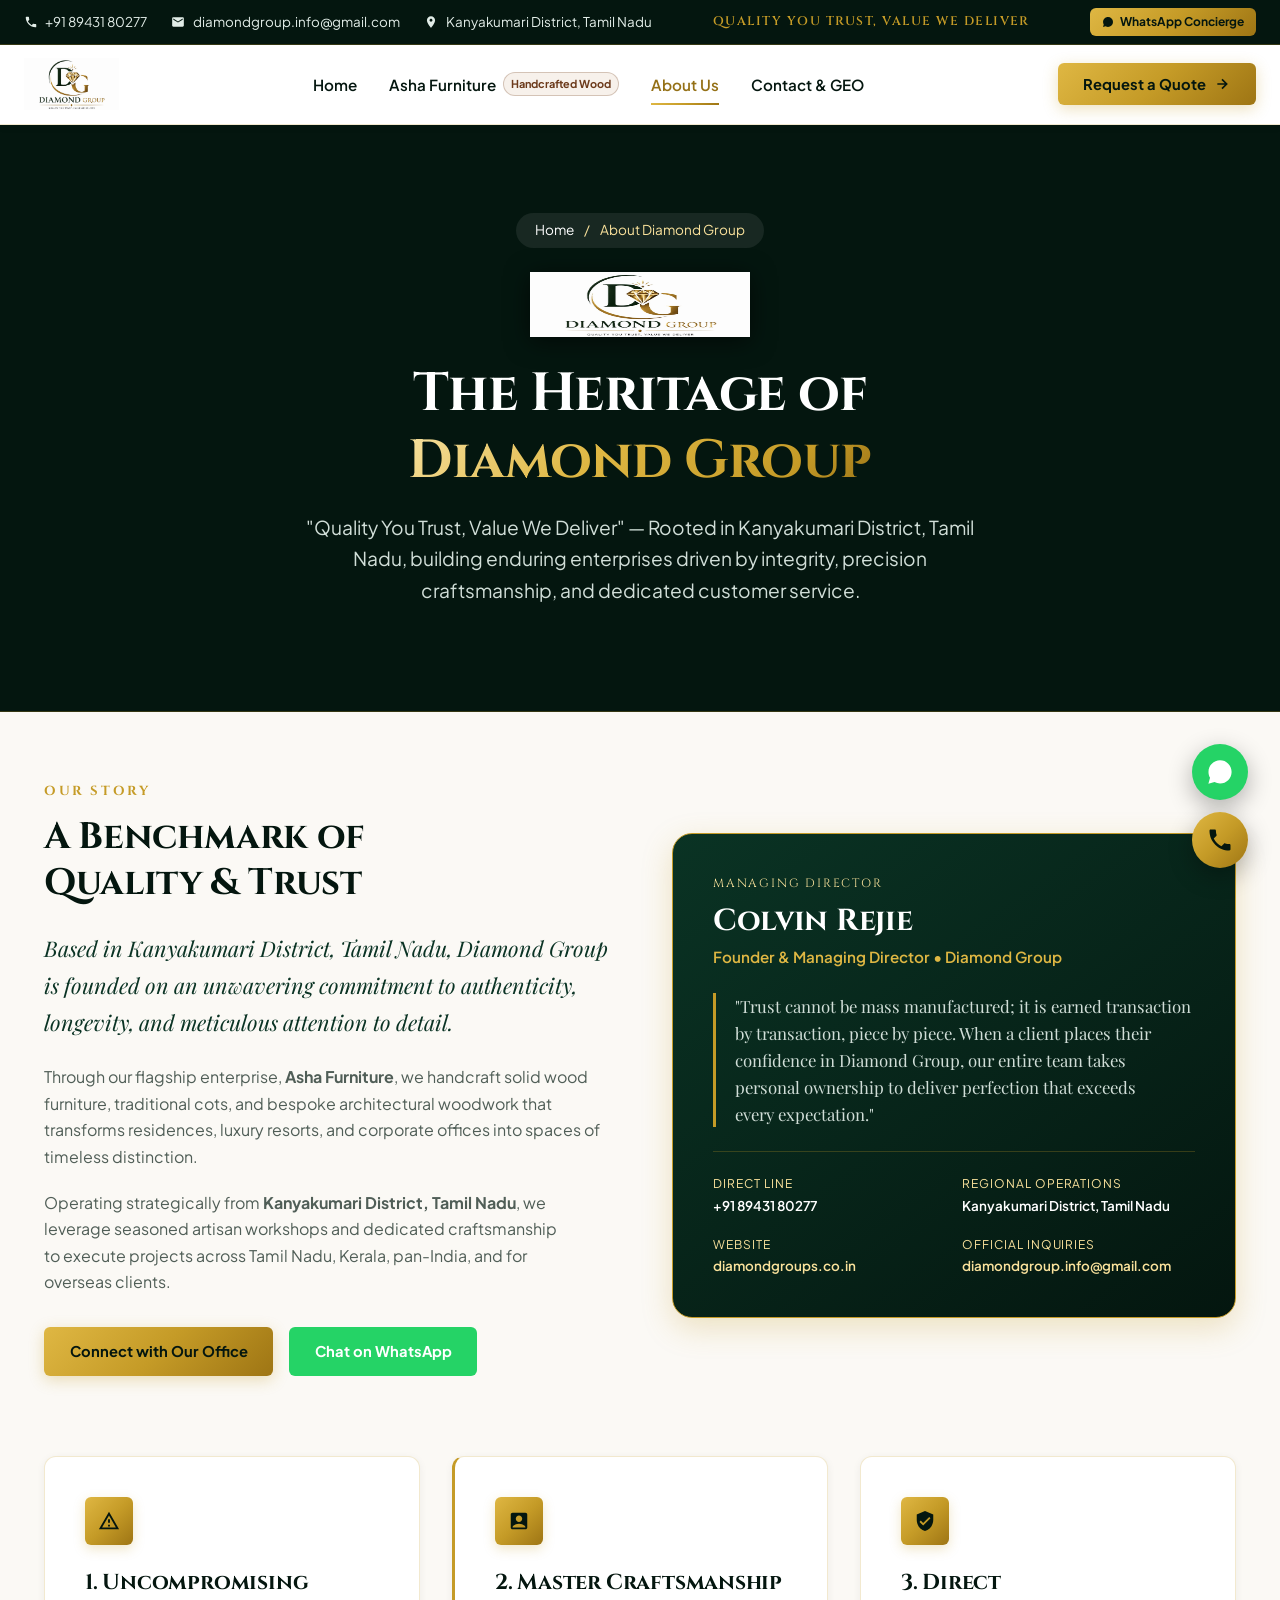
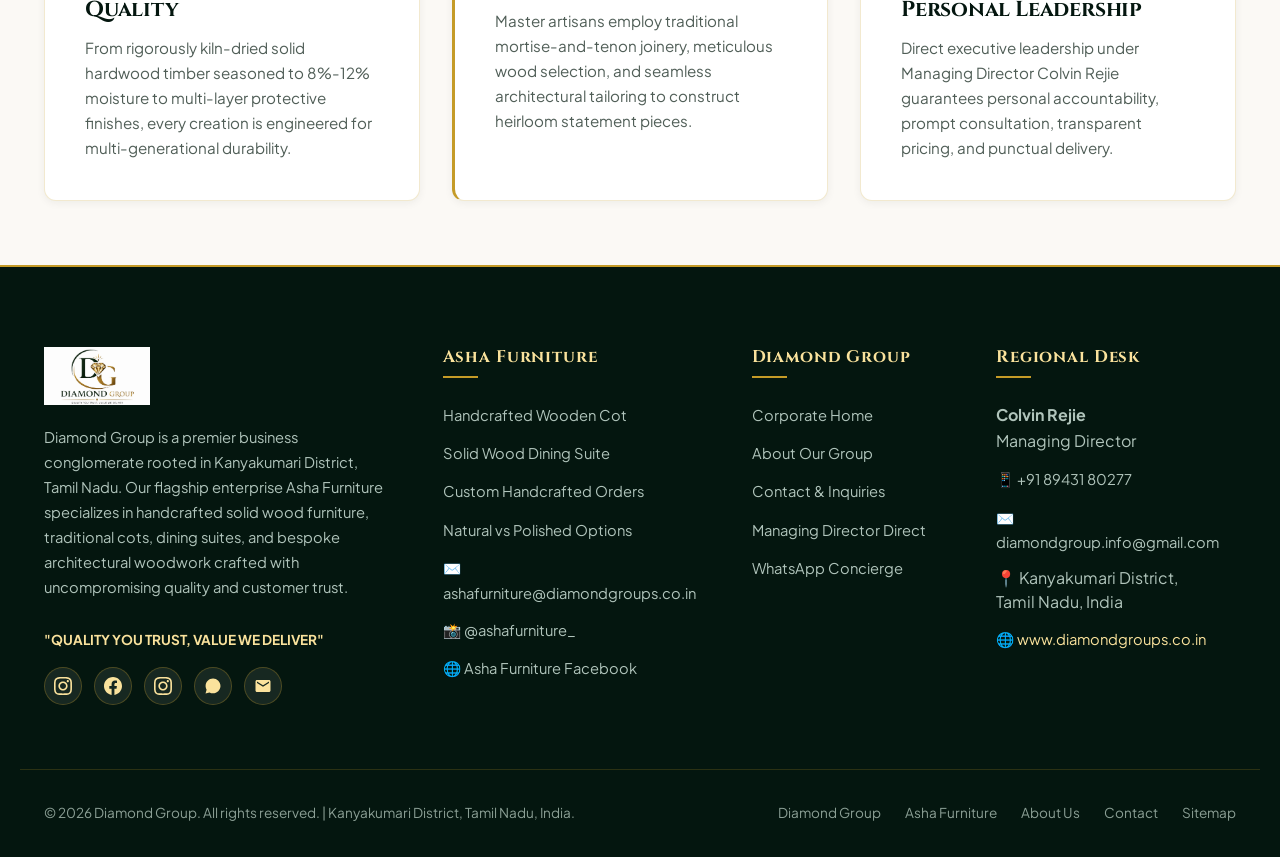
<file: about/index.html>
<!DOCTYPE html>
<html lang="en">
<head>
  <meta charset="UTF-8">
  <meta name="viewport" content="width=device-width, initial-scale=1.0">
  <title>About Diamond Group | Heritage, Leadership &amp; Quality Excellence Tamil Nadu</title>
  <meta name="description" content="Discover Diamond Group, based in Kanyakumari District, Tamil Nadu. Led by Managing Director Colvin Rejie, we embody commercial integrity and fine solid hardwood furniture manufacturing.">
  <meta name="keywords" content="About Diamond Group, Colvin Rejie Managing Director, Kanyakumari business conglomerate, master furniture makers Tamil Nadu, Asha Furniture">
  <meta name="robots" content="index, follow">
  <link rel="canonical" href="https://www.diamondgroups.co.in/about/">

  <meta name="geo.region" content="IN-TN">
  <meta name="geo.placename" content="Kanyakumari District, Tamil Nadu, India">
  <meta name="geo.position" content="8.1833;77.4119">
  <meta name="ICBM" content="8.1833, 77.4119">

  <meta property="og:title" content="About Diamond Group | Kanyakumari District, Tamil Nadu">
  <meta property="og:description" content="Quality You Trust, Value We Deliver. Handcrafted Mahogany &amp; Bespoke Architectural Furniture.">
  <meta property="og:url" content="https://www.diamondgroups.co.in/about/">
  <meta property="og:image" content="https://www.diamondgroups.co.in/Assets/dggroup.png">

  <link rel="icon" type="image/png" href="../Assets/dg.png">
  <!-- Preconnect & Preload Google Fonts -->
  <link rel="preconnect" href="https://fonts.googleapis.com">
  <link rel="preconnect" href="https://fonts.gstatic.com" crossorigin>
  <link rel="stylesheet" href="https://fonts.googleapis.com/css2?family=Cinzel:wght@500;600;700;800;900&family=Playfair+Display:ital,wght@0,500;0,600;0,700;1,400;1,600&family=Plus+Jakarta+Sans:wght@300;400;500;600;700;800&display=swap">
  <link rel="stylesheet" href="../css/style.css">
</head>
<body>

  <!-- Top Notification & Contact Bar -->
  <aside class="top-bar" aria-label="Quick Contacts">
    <div class="container-wide top-bar-inner">
      <div class="top-bar-contact">
        <span class="top-bar-item top-bar-phone">
          <a href="tel:+918943180277">
            <svg width="14" height="14" viewBox="0 0 24 24" fill="currentColor"><path d="M6.62 10.79a15.05 15.05 0 006.59 6.59l2.2-2.2c.27-.27.67-.36 1.02-.24 1.12.37 2.33.57 3.57.57.55 0 1 .45 1 1V20c0 .55-.45 1-1 1-9.39 0-17-7.61-17-17 0-.55.45-1 1-1h3.5c.55 0 1 .45 1 1 0 1.25.2 2.45.57 3.57.11.35.03.74-.25 1.02l-2.2 2.2z"/></svg>
            +91 89431 80277
          </a>
        </span>
        <span class="top-bar-item top-bar-email">
          <svg width="14" height="14" viewBox="0 0 24 24" fill="currentColor"><path d="M20 4H4c-1.1 0-1.99.9-1.99 2L2 18c0 1.1.9 2 2 2h16c1.1 0 2-.9 2-2V6c0-1.1-.9-2-2-2zm0 4l-8 5-8-5V6l8 5 8-5v2z"/></svg>
          <a href="mailto:diamondgroup.info@gmail.com">diamondgroup.info@gmail.com</a>
        </span>
        <span class="top-bar-item top-bar-location">
          <svg width="14" height="14" viewBox="0 0 24 24" fill="currentColor"><path d="M12 2C8.13 2 5 5.13 5 9c0 5.25 7 13 7 13s7-7.75 7-13c0-3.87-3.13-7-7-7zm0 9.5c-1.38 0-2.5-1.12-2.5-2.5s1.12-2.5 2.5-2.5 2.5 1.12 2.5 2.5-1.12 2.5-2.5 2.5z"/></svg>
          <span>Kanyakumari District, Tamil Nadu</span>
        </span>
      </div>
      <div class="top-bar-tagline">
        QUALITY YOU TRUST, VALUE WE DELIVER
      </div>
      <div class="top-bar-links">
        <a href="https://wa.me/918943180277?text=Hello%20Diamond%20Group,%20I%20would%20like%20to%20inquire%20about%20your%20services" target="_blank" rel="noopener" class="top-bar-btn">
          <svg width="12" height="12" viewBox="0 0 24 24" fill="currentColor"><path d="M12.04 2c-5.46 0-9.91 4.45-9.91 9.91 0 1.75.46 3.45 1.32 4.95L2.05 22l5.25-1.38c1.45.79 3.08 1.21 4.74 1.21 5.46 0 9.91-4.45 9.91-9.91 0-2.65-1.03-5.14-2.9-7.01A9.816 9.816 0 0012.04 2z"/></svg>
          WhatsApp Concierge
        </a>
      </div>
    </div>
  </aside>

  <!-- Sticky Main Header -->
  <header class="site-header">
    <div class="container-wide nav-container">
      <a href="../" class="brand-logo-wrap" title="Diamond Group - Kanyakumari District, Tamil Nadu">
        <img src="../Assets/dggroup.webp" alt="Diamond Group Logo" class="brand-logo-img" width="180" height="52" fetchpriority="high">
      </a>

      <!-- Desktop Navigation Links -->
      <nav aria-label="Main Menu">
        <ul class="main-nav">
          <li><a href="../" class="nav-link ">Home</a></li>
          <li>
            <a href="../furniture/" class="nav-link ">
              Asha Furniture <span class="nav-badge-furniture">Handcrafted Wood</span>
            </a>
          </li>
          <li><a href="./" class="nav-link active">About Us</a></li>
          <li><a href="../contact/" class="nav-link ">Contact & GEO</a></li>
        </ul>
      </nav>

      <!-- Header Action Buttons -->
      <div class="nav-actions">
        <button type="button" class="btn btn-primary open-quote-modal" data-division="furniture">
          <span>Request a Quote</span>
          <svg width="16" height="16" viewBox="0 0 24 24" fill="none" stroke="currentColor" stroke-width="2.5"><path d="M5 12h14M12 5l7 7-7 7"/></svg>
        </button>
        <button class="mobile-toggle" aria-label="Open Navigation Menu">
          <svg width="26" height="26" viewBox="0 0 24 24" fill="none" stroke="currentColor" stroke-width="2"><path d="M3 12h18M3 6h18M3 18h18"/></svg>
        </button>
      </div>
    </div>
  </header>

  <!-- Accessible Mobile Slide-out Drawer -->
  <div class="drawer-overlay" aria-hidden="true"></div>
  <aside class="mobile-nav-drawer" aria-label="Mobile Navigation">
    <div class="drawer-header">
      <img src="../Assets/dg.webp" alt="Diamond Group Emblem" width="48" height="48" style="height: 48px; width: auto;" loading="lazy">
      <button class="dialog-close-btn drawer-close-btn" aria-label="Close menu">&times;</button>
    </div>
    <ul class="drawer-menu">
      <li><a href="../" class="drawer-link ">Home</a></li>
      <li><a href="../furniture/" class="drawer-link ">Asha Furniture <span>Handcrafted Wood</span></a></li>
      <li><a href="./" class="drawer-link active">About Diamond Group</a></li>
      <li><a href="../contact/" class="drawer-link ">Contact & Location</a></li>
    </ul>
    <div style="margin-top: 2.5rem; padding-top: 1.5rem; border-top: 1px solid rgba(197, 155, 39, 0.25);">
      <p style="color: var(--c-gold-bright); font-size: 0.85rem; margin-bottom: 0.75rem; font-weight: 700;">Direct Phone Line:</p>
      <p style="margin-bottom: 1.25rem;"><a href="tel:+918943180277" style="color: #ffffff; font-size: 1.05rem; font-weight: 700;">+91 89431 80277</a></p>
      <button type="button" class="btn btn-primary open-quote-modal" style="width: 100%;">Get Quick Quotation</button>
    </div>
  </aside>

  <!-- Page Hero -->
  <section class="page-hero page-hero-about">
    <div class="container page-hero-content">
      <div class="breadcrumb-nav">
        <a href="../">Home</a> &nbsp;/&nbsp; <span>About Diamond Group</span>
      </div>
      <img src="../Assets/dggroup.webp" alt="Diamond Group Logo" width="220" height="65" style="height: 65px; margin-inline: auto; margin-bottom: 1.5rem; filter: drop-shadow(0 4px 12px rgba(0,0,0,0.6));" fetchpriority="high">
      <h1 class="page-hero-title">
        The Heritage of <br>
        <span class="gold-text">Diamond Group</span>
      </h1>
      <p class="page-hero-subtitle">
        "Quality You Trust, Value We Deliver" &mdash; Rooted in Kanyakumari District, Tamil Nadu, building enduring enterprises driven by integrity, precision craftsmanship, and dedicated customer service.
      </p>
    </div>
  </section>

  <!-- Heritage Narrative -->
  <section class="catalog-section">
    <div class="container">
      <div class="heritage-grid">
        <div>
          <span class="section-eyebrow">Our Story</span>
          <h2 style="font-size: 2.3rem; margin-bottom: 1.5rem;">A Benchmark of Quality &amp; Trust</h2>
          <p class="heritage-lead">
            Based in Kanyakumari District, Tamil Nadu, Diamond Group is founded on an unwavering commitment to authenticity, longevity, and meticulous attention to detail.
          </p>
          <p style="color: var(--c-text-muted); margin-bottom: 1.25rem;">
            Through our flagship enterprise, <strong>Asha Furniture</strong>, we handcraft solid wood furniture, traditional cots, and bespoke architectural woodwork that transforms residences, luxury resorts, and corporate offices into spaces of timeless distinction.
          </p>
          <p style="color: var(--c-text-muted); margin-bottom: 2rem;">
            Operating strategically from <strong>Kanyakumari District, Tamil Nadu</strong>, we leverage seasoned artisan workshops and dedicated craftsmanship to execute projects across Tamil Nadu, Kerala, pan-India, and for overseas clients.
          </p>
          <div style="display: flex; gap: 1rem; flex-wrap: wrap;">
            <a href="../contact/" class="btn btn-primary">Connect with Our Office</a>
            <a href="https://wa.me/918943180277" target="_blank" rel="noopener" class="btn btn-whatsapp">Chat on WhatsApp</a>
          </div>
        </div>

        <!-- Director Card -->
        <div class="heritage-card-director">
          <div class="director-badge">Managing Director</div>
          <h3 class="director-name">Colvin Rejie</h3>
          <p class="director-title">Founder &amp; Managing Director &bull; Diamond Group</p>
          <p class="director-quote">
            "Trust cannot be mass manufactured; it is earned transaction by transaction, piece by piece. When a client places their confidence in Diamond Group, our entire team takes personal ownership to deliver perfection that exceeds every expectation."
          </p>
          <div class="director-meta-grid">
            <div class="director-meta-item">
              <span class="director-meta-label">Direct Line</span>
              <p class="director-meta-val"><a href="tel:+918943180277" style="color: #ffffff;">+91 89431 80277</a></p>
            </div>
            <div class="director-meta-item">
              <span class="director-meta-label">Regional Operations</span>
              <p class="director-meta-val">Kanyakumari District, Tamil Nadu</p>
            </div>
            <div class="director-meta-item">
              <span class="director-meta-label">Website</span>
              <p class="director-meta-val"><a href="https://www.diamondgroups.co.in" style="color: var(--c-gold-bright);">diamondgroups.co.in</a></p>
            </div>
            <div class="director-meta-item">
              <span class="director-meta-label">Official Inquiries</span>
              <p class="director-meta-val"><a href="mailto:diamondgroup.info@gmail.com" style="color: var(--c-gold-bright);">diamondgroup.info@gmail.com</a></p>
            </div>
          </div>
        </div>
      </div>

      <!-- Core Values -->
      <div style="margin-top: 5rem; display: grid; grid-template-columns: repeat(auto-fit, minmax(min(100%, 300px), 1fr)); gap: clamp(1.25rem, 4vw, 2rem);">
        <div style="background: #ffffff; padding: clamp(1.25rem, 4vw, 2.5rem); border-radius: var(--radius-md); border: 1px solid var(--c-border-light); box-shadow: var(--shadow-sm); min-width: 0; max-width: 100%;">
          <div class="value-icon" style="margin-bottom: 1.5rem;">
            <svg width="22" height="22" viewBox="0 0 24 24" fill="currentColor"><path d="M12 2L1 21h22L12 2zm0 3.99L19.53 19H4.47L12 5.99zM11 16h2v2h-2zm0-6h2v4h-2z"/></svg>
          </div>
          <h3 style="font-size: 1.35rem; color: var(--c-emerald-950); margin-bottom: 0.75rem;">1. Uncompromising Quality</h3>
          <p style="color: var(--c-text-muted); font-size: 0.95rem;">
            From rigorously kiln-dried solid hardwood timber seasoned to 8%-12% moisture to multi-layer protective finishes, every creation is engineered for multi-generational durability.
          </p>
        </div>

        <div style="background: #ffffff; padding: clamp(1.25rem, 4vw, 2.5rem); border-radius: var(--radius-md); border-left: 3px solid var(--c-gold-primary); border-top: 1px solid var(--c-border-light); border-right: 1px solid var(--c-border-light); border-bottom: 1px solid var(--c-border-light); box-shadow: var(--shadow-sm); min-width: 0; max-width: 100%;">
          <div class="value-icon" style="margin-bottom: 1.5rem;">
            <svg width="22" height="22" viewBox="0 0 24 24" fill="currentColor"><path d="M19 3H5c-1.1 0-2 .9-2 2v14c0 1.1.9 2 2 2h14c1.1 0 2-.9 2-2V5c0-1.1-.9-2-2-2zm-7 3c1.93 0 3.5 1.57 3.5 3.5S13.93 13 12 13s-3.5-1.57-3.5-3.5S10.07 6 12 6zm7 13H5v-.23c0-.62.28-1.2.76-1.58C7.47 15.82 9.64 15 12 15s4.53.82 6.24 2.19c.48.38.76.96.76 1.58v.23z"/></svg>
          </div>
          <h3 style="font-size: 1.35rem; color: var(--c-emerald-950); margin-bottom: 0.75rem;">2. Master Craftsmanship</h3>
          <p style="color: var(--c-text-muted); font-size: 0.95rem;">
            Master artisans employ traditional mortise-and-tenon joinery, meticulous wood selection, and seamless architectural tailoring to construct heirloom statement pieces.
          </p>
        </div>

        <div style="background: #ffffff; padding: clamp(1.25rem, 4vw, 2.5rem); border-radius: var(--radius-md); border: 1px solid var(--c-border-light); box-shadow: var(--shadow-sm); min-width: 0; max-width: 100%;">
          <div class="value-icon" style="margin-bottom: 1.5rem;">
            <svg width="22" height="22" viewBox="0 0 24 24" fill="currentColor"><path d="M12 1L3 5v6c0 5.55 3.84 10.74 9 12 5.16-1.26 9-6.45 9-12V5l-9-4zm-2 16l-4-4 1.41-1.41L10 14.17l6.59-6.59L18 9l-8 8z"/></svg>
          </div>
          <h3 style="font-size: 1.35rem; color: var(--c-emerald-950); margin-bottom: 0.75rem;">3. Direct Personal Leadership</h3>
          <p style="color: var(--c-text-muted); font-size: 0.95rem;">
            Direct executive leadership under Managing Director Colvin Rejie guarantees personal accountability, prompt consultation, transparent pricing, and punctual delivery.
          </p>
        </div>
      </div>
    </div>
  </section>

  <!-- Floating WhatsApp & Phone Actions -->
  <div class="floating-actions" aria-label="Quick Connect">
    <a href="https://wa.me/918943180277?text=Hello%20Diamond%20Group,%20I%20would%20like%20to%20connect%20regarding%20an%20inquiry" target="_blank" rel="noopener" class="float-btn float-btn-whatsapp" title="Chat on WhatsApp">
      <svg viewBox="0 0 24 24"><path d="M12.04 2c-5.46 0-9.91 4.45-9.91 9.91 0 1.75.46 3.45 1.32 4.95L2.05 22l5.25-1.38c1.45.79 3.08 1.21 4.74 1.21 5.46 0 9.91-4.45 9.91-9.91 0-2.65-1.03-5.14-2.9-7.01A9.816 9.816 0 0012.04 2z"/></svg>
    </a>
    <a href="tel:+918943180277" class="float-btn float-btn-call" title="Call Diamond Group">
      <svg viewBox="0 0 24 24"><path d="M6.62 10.79a15.05 15.05 0 006.59 6.59l2.2-2.2c.27-.27.67-.36 1.02-.24 1.12.37 2.33.57 3.57.57.55 0 1 .45 1 1V20c0 .55-.45 1-1 1-9.39 0-17-7.61-17-17 0-.55.45-1 1-1h3.5c.55 0 1 .45 1 1 0 1.25.2 2.45.57 3.57.11.35.03.74-.25 1.02l-2.2 2.2z"/></svg>
    </a>
  </div>

  <!-- Global Footer -->
  <footer class="site-footer">
    <div class="container footer-grid">
      <div class="footer-brand">
        <img src="../Assets/dggroup.webp" alt="Diamond Group Logo" loading="lazy" decoding="async" width="180" height="58" style="height: 58px; width: auto; margin-bottom: 1rem;">
        <p>
          Diamond Group is a premier business conglomerate rooted in Kanyakumari District, Tamil Nadu. Our flagship enterprise Asha Furniture specializes in handcrafted solid wood furniture, traditional cots, dining suites, and bespoke architectural woodwork crafted with uncompromising quality and customer trust.
        </p>
        <p style="color: var(--c-gold-bright); font-size: 0.85rem; font-weight: 700; margin-bottom: 1rem;">
          "QUALITY YOU TRUST, VALUE WE DELIVER"
        </p>
        <div class="footer-socials">
          <a href="https://www.instagram.com/ashafurniture_/" target="_blank" rel="noopener" class="social-btn" title="Follow Asha Furniture on Instagram">
            <svg viewBox="0 0 24 24"><path d="M12 2.163c3.204 0 3.584.012 4.85.07 3.252.148 4.771 1.691 4.919 4.919.058 1.265.069 1.645.069 4.849 0 3.205-.012 3.584-.069 4.849-.149 3.225-1.664 4.771-4.919 4.919-1.266.058-1.644.07-4.85.07-3.204 0-3.584-.012-4.849-.07-3.26-.149-4.771-1.699-4.919-4.92-.058-1.265-.07-1.644-.07-4.849 0-3.204.013-3.583.07-4.849.149-3.227 1.664-4.771 4.919-4.919 1.266-.057 1.645-.069 4.849-.069zm0-2.163c-3.259 0-3.667.014-4.947.072-4.358.2-6.78 2.618-6.98 6.98-.059 1.281-.073 1.689-.073 4.948 0 3.259.014 3.668.072 4.948.2 4.358 2.618 6.78 6.98 6.98 1.281.058 1.689.072 4.948.072 3.259 0 3.668-.014 4.948-.072 4.354-.2 6.782-2.618 6.979-6.98.059-1.28.073-1.689.073-4.948 0-3.259-.014-3.667-.072-4.947-.196-4.354-2.617-6.78-6.979-6.98-1.281-.059-1.69-.073-4.949-.073zm0 5.838c-3.403 0-6.162 2.759-6.162 6.162s2.759 6.163 6.162 6.163 6.162-2.759 6.162-6.163c0-3.403-2.759-6.162-6.162-6.162zm0 10.162c-2.209 0-4-1.79-4-4 0-2.209 1.791-4 4-4s4 1.791 4 4c0 2.21-1.791 4-4 4zm6.406-11.845c-.796 0-1.441.645-1.441 1.44s.645 1.44 1.441 1.44c.795 0 1.439-.645 1.439-1.44s-.644-1.44-1.439-1.44z"/></svg>
          </a>
          <a href="https://www.facebook.com/people/Asha-Furniture-By-Diamond-Group/61594905233182/#" target="_blank" rel="noopener" class="social-btn" title="Follow Asha Furniture on Facebook">
            <svg viewBox="0 0 24 24"><path d="M24 12.073c0-6.627-5.373-12-12-12s-12 5.373-12 12c0 5.99 4.388 10.954 10.125 11.854v-8.385H7.078v-3.47h3.047V9.43c0-3.007 1.792-4.669 4.533-4.669 1.312 0 2.686.235 2.686.235v2.953H15.83c-1.491 0-1.956.925-1.956 1.874v2.25h3.328l-.532 3.47h-2.796v8.385C19.612 23.027 24 18.062 24 12.073z"/></svg>
          </a>
          <a href="https://instagram.com/diamondgroup_official" target="_blank" rel="noopener" class="social-btn" title="Follow Diamond Group on Instagram">
            <svg viewBox="0 0 24 24"><path d="M12 2.163c3.204 0 3.584.012 4.85.07 3.252.148 4.771 1.691 4.919 4.919.058 1.265.069 1.645.069 4.849 0 3.205-.012 3.584-.069 4.849-.149 3.225-1.664 4.771-4.919 4.919-1.266.058-1.644.07-4.85.07-3.204 0-3.584-.012-4.849-.07-3.26-.149-4.771-1.699-4.919-4.92-.058-1.265-.07-1.644-.07-4.849 0-3.204.013-3.583.07-4.849.149-3.227 1.664-4.771 4.919-4.919 1.266-.057 1.645-.069 4.849-.069zm0-2.163c-3.259 0-3.667.014-4.947.072-4.358.2-6.78 2.618-6.98 6.98-.059 1.281-.073 1.689-.073 4.948 0 3.259.014 3.668.072 4.948.2 4.358 2.618 6.78 6.98 6.98 1.281.058 1.689.072 4.948.072 3.259 0 3.668-.014 4.948-.072 4.354-.2 6.782-2.618 6.979-6.98.059-1.28.073-1.689.073-4.948 0-3.259-.014-3.667-.072-4.947-.196-4.354-2.617-6.78-6.979-6.98-1.281-.059-1.69-.073-4.949-.073zm0 5.838c-3.403 0-6.162 2.759-6.162 6.162s2.759 6.163 6.162 6.163 6.162-2.759 6.162-6.163c0-3.403-2.759-6.162-6.162-6.162zm0 10.162c-2.209 0-4-1.79-4-4 0-2.209 1.791-4 4-4s4 1.791 4 4c0 2.21-1.791 4-4 4zm6.406-11.845c-.796 0-1.441.645-1.441 1.44s.645 1.44 1.441 1.44c.795 0 1.439-.645 1.439-1.44s-.644-1.44-1.439-1.44z"/></svg>
          </a>
          <a href="https://wa.me/918943180277" target="_blank" rel="noopener" class="social-btn" title="Contact on WhatsApp">
            <svg viewBox="0 0 24 24"><path d="M12.04 2c-5.46 0-9.91 4.45-9.91 9.91 0 1.75.46 3.45 1.32 4.95L2.05 22l5.25-1.38c1.45.79 3.08 1.21 4.74 1.21 5.46 0 9.91-4.45 9.91-9.91 0-2.65-1.03-5.14-2.9-7.01A9.816 9.816 0 0012.04 2z"/></svg>
          </a>
          <a href="mailto:diamondgroup.info@gmail.com" class="social-btn" title="Email Us">
            <svg viewBox="0 0 24 24"><path d="M20 4H4c-1.1 0-1.99.9-1.99 2L2 18c0 1.1.9 2 2 2h16c1.1 0 2-.9 2-2V6c0-1.1-.9-2-2-2zm0 4l-8 5-8-5V6l8 5 8-5v2z"/></svg>
          </a>
        </div>
      </div>

      <div class="footer-col">
        <h4>Asha Furniture</h4>
        <ul class="footer-links">
          <li><a href="../furniture/handcrafted-wooden-cot/">Handcrafted Wooden Cot</a></li>
          <li><a href="../furniture/solid-wood-dining-table/">Solid Wood Dining Suite</a></li>
          <li><a href="../furniture/custom-furniture-orders/">Custom Handcrafted Orders</a></li>
          <li><a href="../furniture/#finishing-options">Natural vs Polished Options</a></li>
          <li><a href="mailto:ashafurniture@diamondgroups.co.in">✉️ ashafurniture@diamondgroups.co.in</a></li>
          <li><a href="https://www.instagram.com/ashafurniture_/" target="_blank" rel="noopener">📸 @ashafurniture_</a></li>
          <li><a href="https://www.facebook.com/people/Asha-Furniture-By-Diamond-Group/61594905233182/#" target="_blank" rel="noopener">🌐 Asha Furniture Facebook</a></li>
        </ul>
      </div>

      <div class="footer-col">
        <h4>Diamond Group</h4>
        <ul class="footer-links">
          <li><a href="../">Corporate Home</a></li>
          <li><a href="./">About Our Group</a></li>
          <li><a href="../contact/">Contact &amp; Inquiries</a></li>
          <li><a href="../contact/">Managing Director Direct</a></li>
          <li><a href="https://wa.me/918943180277" target="_blank" rel="noopener">WhatsApp Concierge</a></li>
        </ul>
      </div>

      <div class="footer-col">
        <h4>Regional Desk</h4>
        <ul class="footer-links">
          <li style="color: #b0c4bb;">
            <strong>Colvin Rejie</strong><br>
            Managing Director
          </li>
          <li>
            <a href="tel:+918943180277">📱 +91 89431 80277</a>
          </li>
          <li>
            <a href="mailto:diamondgroup.info@gmail.com">✉️ diamondgroup.info@gmail.com</a>
          </li>
          <li style="color: #b0c4bb; line-height: 1.5;">
            📍 Kanyakumari District,<br>
            Tamil Nadu, India
          </li>
          <li>
            <a href="https://www.diamondgroups.co.in" style="color: var(--c-gold-bright);">🌐 www.diamondgroups.co.in</a>
          </li>
        </ul>
      </div>
    </div>

    <div class="container footer-bottom">
      <div>
        &copy; 2026 Diamond Group. All rights reserved. | Kanyakumari District, Tamil Nadu, India.
      </div>
      <div style="display: flex; gap: 1.5rem;">
        <a href="../" style="color: #8b9f95;">Diamond Group</a>
        <a href="../furniture/" style="color: #8b9f95;">Asha Furniture</a>
        <a href="./" style="color: #8b9f95;">About Us</a>
        <a href="../contact/" style="color: #8b9f95;">Contact</a>
        <a href="../sitemap.xml" style="color: #8b9f95;">Sitemap</a>
      </div>
    </div>
  </footer>

  <!-- Native <dialog> Quotation Modal -->
  <dialog id="quoteDialog" class="quote-dialog">
    <div class="dialog-header">
      <h3>Request a Quote / Inquiry</h3>
      <button type="button" class="dialog-close-btn close-quote-modal" aria-label="Close dialog">&times;</button>
    </div>
    <div class="dialog-body">
      <form id="quoteForm">
        <div class="form-group">
          <label for="modalName" class="form-label">Full Name / Business Name *</label>
          <input type="text" id="modalName" class="form-control" placeholder="Your Name or Firm" required>
        </div>
        <div class="form-group">
          <label for="modalPhone" class="form-label">Phone / WhatsApp Number *</label>
          <input type="tel" id="modalPhone" class="form-control" placeholder="e.g. +91 89431 80277" required>
        </div>
        <div class="form-group">
          <label for="modalDivision" class="form-label">Select Requirement *</label>
          <select id="modalDivision" class="form-select">
            <option value="furniture">Asha Furniture (Handcrafted Wood &amp; Cots)</option>
            <option value="corporate">General Corporate Inquiry / Partnership</option>
          </select>
        </div>

        <div class="form-group">
          <label for="modalItemRequirement" class="form-label">Requirement Details</label>
          <input type="text" id="modalItemRequirement" class="form-control" placeholder="Briefly describe your requirement">
        </div>

        <div id="modalStatusMessage" style="display: none; margin-bottom: 1rem;"></div>

        <div style="display: flex; gap: 1rem; margin-top: 1.5rem;">
          <button type="submit" class="btn btn-primary" style="flex: 1;">
            <span>Send Direct via WhatsApp</span>
            <svg width="18" height="18" viewBox="0 0 24 24" fill="currentColor"><path d="M12.04 2c-5.46 0-9.91 4.45-9.91 9.91 0 1.75.46 3.45 1.32 4.95L2.05 22l5.25-1.38c1.45.79 3.08 1.21 4.74 1.21 5.46 0 9.91-4.45 9.91-9.91 0-2.65-1.03-5.14-2.9-7.01A9.816 9.816 0 0012.04 2z"/></svg>
          </button>
          <button type="button" class="btn btn-outline close-quote-modal">Cancel</button>
        </div>
      </form>
    </div>
  </dialog>

  <!-- Scripts -->
  <script src="../js/main.js"></script>
</body>
</html>
</file>
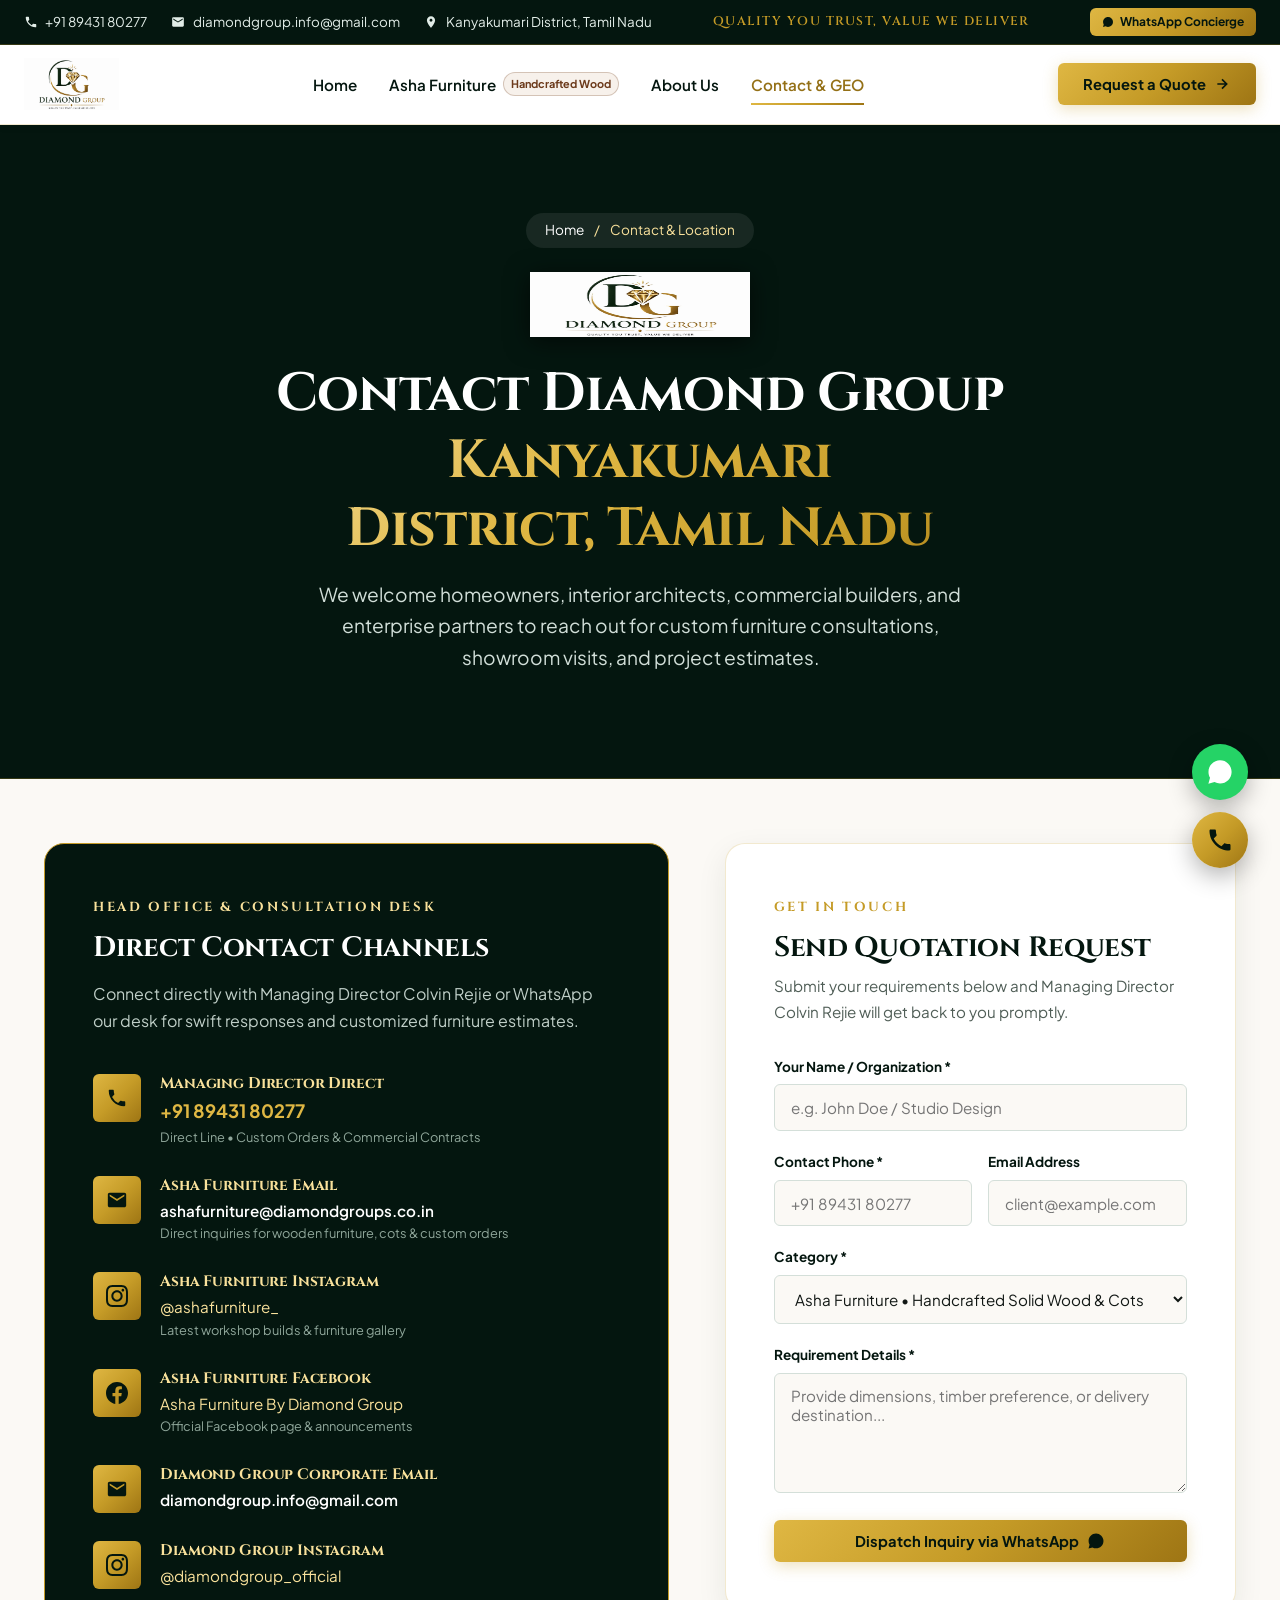
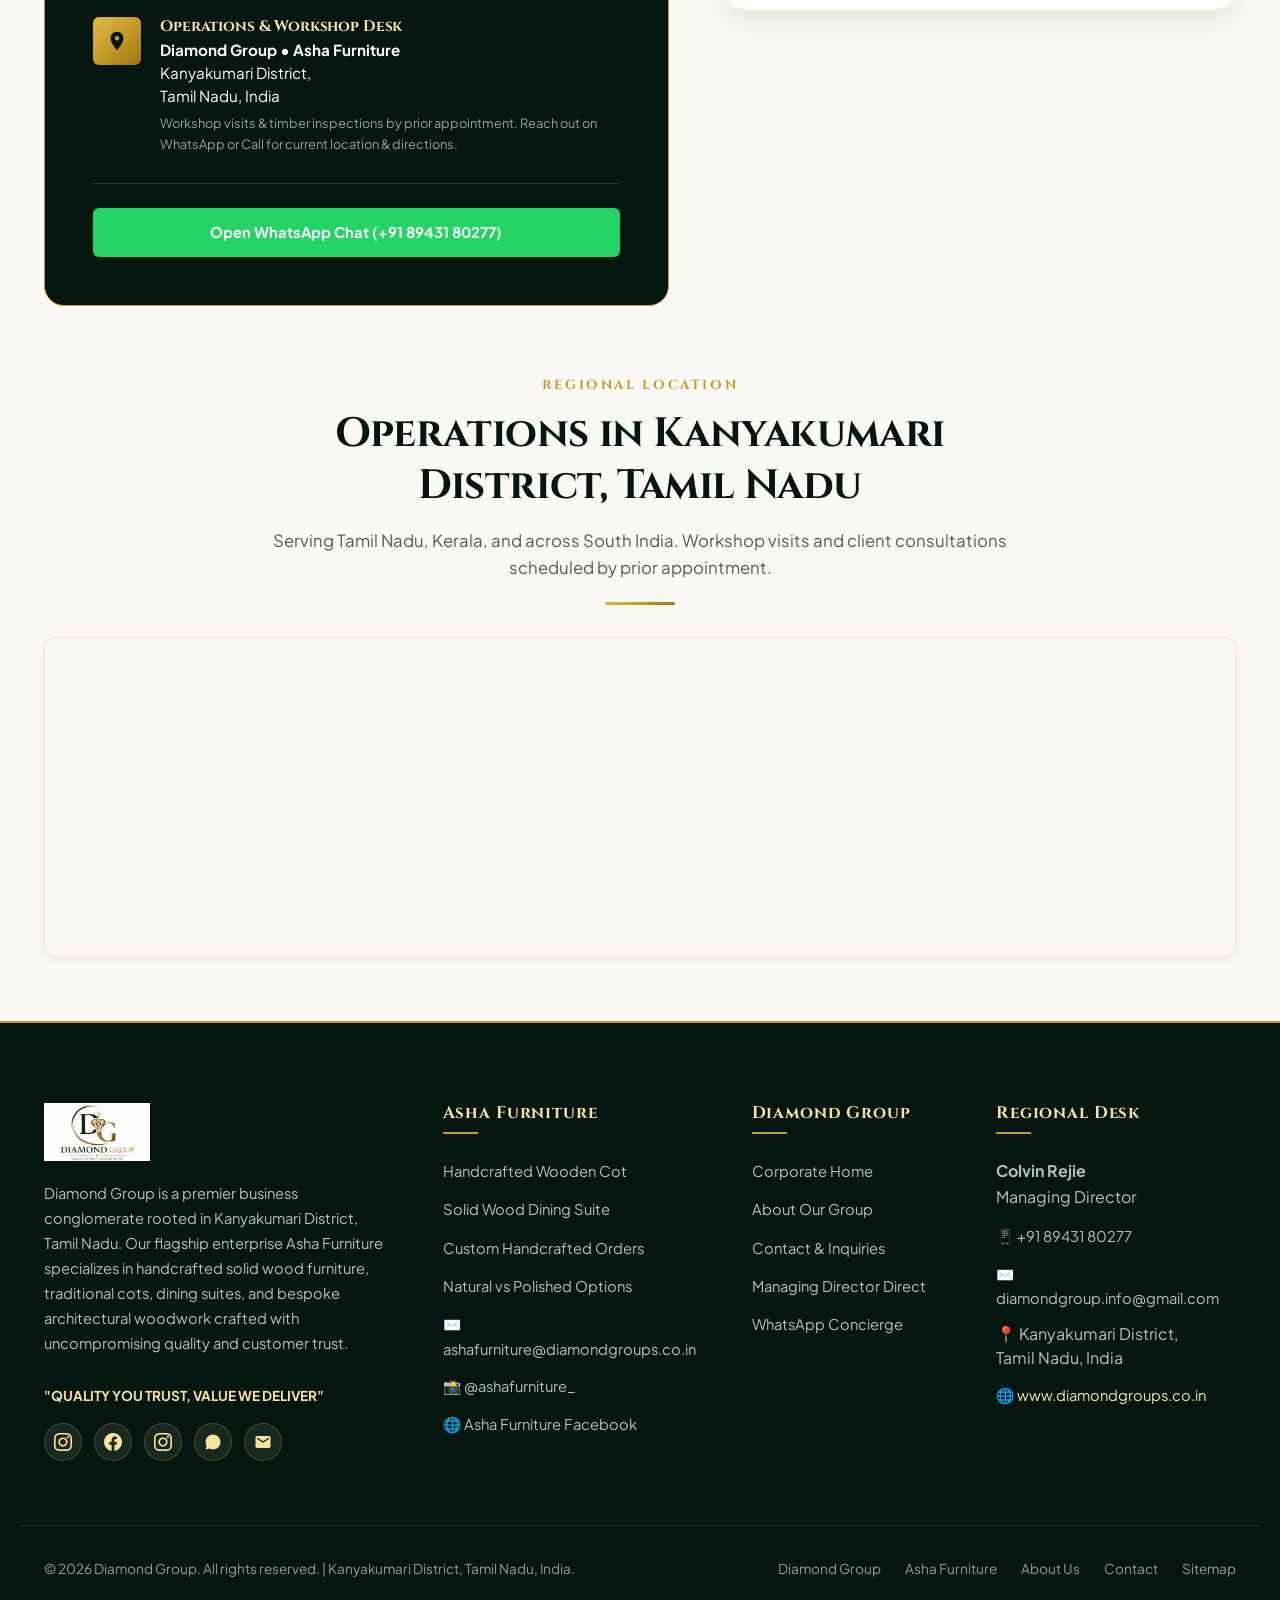
<file: contact/index.html>
<!DOCTYPE html>
<html lang="en">
<head>
  <meta charset="UTF-8">
  <meta name="viewport" content="width=device-width, initial-scale=1.0">
  <title>Contact Diamond Group | Kanyakumari District, Tamil Nadu | Furniture &amp; Corporate Inquiries</title>
  <meta name="description" content="Contact Diamond Group in Kanyakumari District, Tamil Nadu. Direct line: +91 89431 80277. Email: diamondgroup.info@gmail.com. Handcrafted Timber &amp; Custom Furniture.">
  <meta name="keywords" content="Contact Diamond Group, Diamond Group phone number, furniture Kanyakumari Tamil Nadu, Colvin Rejie contact, Asha Furniture">
  <meta name="robots" content="index, follow">
  <link rel="canonical" href="https://www.diamondgroups.co.in/contact/">

  <!-- GEO & Local Search Tags -->
  <meta name="geo.region" content="IN-TN">
  <meta name="geo.placename" content="Kanyakumari District, Tamil Nadu, India">
  <meta name="geo.position" content="8.1833;77.4119">
  <meta name="ICBM" content="8.1833, 77.4119">

  <meta property="og:title" content="Contact Diamond Group | Kanyakumari District, Tamil Nadu">
  <meta property="og:description" content="Get in touch with Diamond Group for handcrafted furniture inquiries and corporate consultations in Kanyakumari District, Tamil Nadu.">
  <meta property="og:url" content="https://www.diamondgroups.co.in/contact/">
  <meta property="og:image" content="https://www.diamondgroups.co.in/Assets/dggroup.png">

  <link rel="icon" type="image/png" href="../Assets/dg.png">
  <!-- Preconnect & Preload Google Fonts -->
  <link rel="preconnect" href="https://fonts.googleapis.com">
  <link rel="preconnect" href="https://fonts.gstatic.com" crossorigin>
  <link rel="stylesheet" href="https://fonts.googleapis.com/css2?family=Cinzel:wght@500;600;700;800;900&family=Playfair+Display:ital,wght@0,500;0,600;0,700;1,400;1,600&family=Plus+Jakarta+Sans:wght@300;400;500;600;700;800&display=swap">
  <link rel="stylesheet" href="../css/style.css">

  <!-- Schema.org JSON-LD LocalBusiness -->
  <script type="application/ld+json">
  {
    "@context": "https://schema.org",
    "@type": "LocalBusiness",
    "name": "Diamond Group",
    "image": "https://www.diamondgroups.co.in/Assets/dggroup.png",
    "telephone": "+918943180277",
    "email": "diamondgroup.info@gmail.com",
    "url": "https://www.diamondgroups.co.in",
    "address": {
      "@type": "PostalAddress",
      "addressLocality": "Kanyakumari District",
      "addressRegion": "Tamil Nadu",
      "addressCountry": "IN"
    },
    "geo": {
      "@type": "GeoCoordinates",
      "latitude": 8.1833,
      "longitude": 77.4119
    },
    "openingHours": "Mo-Sa 09:00-19:00",
    "priceRange": "$$"
  }
  </script>
</head>
<body>

  <!-- Top Notification & Contact Bar -->
  <aside class="top-bar" aria-label="Quick Contacts">
    <div class="container-wide top-bar-inner">
      <div class="top-bar-contact">
        <span class="top-bar-item top-bar-phone">
          <a href="tel:+918943180277">
            <svg width="14" height="14" viewBox="0 0 24 24" fill="currentColor"><path d="M6.62 10.79a15.05 15.05 0 006.59 6.59l2.2-2.2c.27-.27.67-.36 1.02-.24 1.12.37 2.33.57 3.57.57.55 0 1 .45 1 1V20c0 .55-.45 1-1 1-9.39 0-17-7.61-17-17 0-.55.45-1 1-1h3.5c.55 0 1 .45 1 1 0 1.25.2 2.45.57 3.57.11.35.03.74-.25 1.02l-2.2 2.2z"/></svg>
            +91 89431 80277
          </a>
        </span>
        <span class="top-bar-item top-bar-email">
          <svg width="14" height="14" viewBox="0 0 24 24" fill="currentColor"><path d="M20 4H4c-1.1 0-1.99.9-1.99 2L2 18c0 1.1.9 2 2 2h16c1.1 0 2-.9 2-2V6c0-1.1-.9-2-2-2zm0 4l-8 5-8-5V6l8 5 8-5v2z"/></svg>
          <a href="mailto:diamondgroup.info@gmail.com">diamondgroup.info@gmail.com</a>
        </span>
        <span class="top-bar-item top-bar-location">
          <svg width="14" height="14" viewBox="0 0 24 24" fill="currentColor"><path d="M12 2C8.13 2 5 5.13 5 9c0 5.25 7 13 7 13s7-7.75 7-13c0-3.87-3.13-7-7-7zm0 9.5c-1.38 0-2.5-1.12-2.5-2.5s1.12-2.5 2.5-2.5 2.5 1.12 2.5 2.5-1.12 2.5-2.5 2.5z"/></svg>
          <span>Kanyakumari District, Tamil Nadu</span>
        </span>
      </div>
      <div class="top-bar-tagline">
        QUALITY YOU TRUST, VALUE WE DELIVER
      </div>
      <div class="top-bar-links">
        <a href="https://wa.me/918943180277?text=Hello%20Diamond%20Group,%20I%20would%20like%20to%20inquire%20about%20your%20services" target="_blank" rel="noopener" class="top-bar-btn">
          <svg width="12" height="12" viewBox="0 0 24 24" fill="currentColor"><path d="M12.04 2c-5.46 0-9.91 4.45-9.91 9.91 0 1.75.46 3.45 1.32 4.95L2.05 22l5.25-1.38c1.45.79 3.08 1.21 4.74 1.21 5.46 0 9.91-4.45 9.91-9.91 0-2.65-1.03-5.14-2.9-7.01A9.816 9.816 0 0012.04 2z"/></svg>
          WhatsApp Concierge
        </a>
      </div>
    </div>
  </aside>

  <!-- Sticky Main Header -->
  <header class="site-header">
    <div class="container-wide nav-container">
      <a href="../" class="brand-logo-wrap" title="Diamond Group - Kanyakumari District, Tamil Nadu">
        <img src="../Assets/dggroup.webp" alt="Diamond Group Logo" class="brand-logo-img" width="180" height="52" fetchpriority="high">
      </a>

      <!-- Desktop Navigation Links -->
      <nav aria-label="Main Menu">
        <ul class="main-nav">
          <li><a href="../" class="nav-link ">Home</a></li>
          <li>
            <a href="../furniture/" class="nav-link ">
              Asha Furniture <span class="nav-badge-furniture">Handcrafted Wood</span>
            </a>
          </li>
          <li><a href="../about/" class="nav-link ">About Us</a></li>
          <li><a href="./" class="nav-link active">Contact & GEO</a></li>
        </ul>
      </nav>

      <!-- Header Action Buttons -->
      <div class="nav-actions">
        <button type="button" class="btn btn-primary open-quote-modal" data-division="furniture">
          <span>Request a Quote</span>
          <svg width="16" height="16" viewBox="0 0 24 24" fill="none" stroke="currentColor" stroke-width="2.5"><path d="M5 12h14M12 5l7 7-7 7"/></svg>
        </button>
        <button class="mobile-toggle" aria-label="Open Navigation Menu">
          <svg width="26" height="26" viewBox="0 0 24 24" fill="none" stroke="currentColor" stroke-width="2"><path d="M3 12h18M3 6h18M3 18h18"/></svg>
        </button>
      </div>
    </div>
  </header>

  <!-- Accessible Mobile Slide-out Drawer -->
  <div class="drawer-overlay" aria-hidden="true"></div>
  <aside class="mobile-nav-drawer" aria-label="Mobile Navigation">
    <div class="drawer-header">
      <img src="../Assets/dg.webp" alt="Diamond Group Emblem" width="48" height="48" style="height: 48px; width: auto;" loading="lazy">
      <button class="dialog-close-btn drawer-close-btn" aria-label="Close menu">&times;</button>
    </div>
    <ul class="drawer-menu">
      <li><a href="../" class="drawer-link ">Home</a></li>
      <li><a href="../furniture/" class="drawer-link ">Asha Furniture <span>Handcrafted Wood</span></a></li>
      <li><a href="../about/" class="drawer-link ">About Diamond Group</a></li>
      <li><a href="./" class="drawer-link active">Contact & Location</a></li>
    </ul>
    <div style="margin-top: 2.5rem; padding-top: 1.5rem; border-top: 1px solid rgba(197, 155, 39, 0.25);">
      <p style="color: var(--c-gold-bright); font-size: 0.85rem; margin-bottom: 0.75rem; font-weight: 700;">Direct Phone Line:</p>
      <p style="margin-bottom: 1.25rem;"><a href="tel:+918943180277" style="color: #ffffff; font-size: 1.05rem; font-weight: 700;">+91 89431 80277</a></p>
      <button type="button" class="btn btn-primary open-quote-modal" style="width: 100%;">Get Quick Quotation</button>
    </div>
  </aside>

  <!-- Page Hero -->
  <section class="page-hero page-hero-contact">
    <div class="container page-hero-content">
      <div class="breadcrumb-nav">
        <a href="../">Home</a> &nbsp;/&nbsp; <span>Contact &amp; Location</span>
      </div>
      <img src="../Assets/dggroup.webp" alt="Diamond Group Logo" width="220" height="65" style="height: 65px; margin-inline: auto; margin-bottom: 1.5rem; filter: drop-shadow(0 4px 12px rgba(0,0,0,0.6));" fetchpriority="high">
      <h1 class="page-hero-title">
        Contact Diamond Group <br>
        <span class="gold-text">Kanyakumari District, Tamil Nadu</span>
      </h1>
      <p class="page-hero-subtitle">
        We welcome homeowners, interior architects, commercial builders, and enterprise partners to reach out for custom furniture consultations, showroom visits, and project estimates.
      </p>
    </div>
  </section>

  <!-- Contact Details & Direct Inquiry Grid -->
  <section class="catalog-section">
    <div class="container contact-layout-grid">
      <!-- Contact Cards -->
      <div class="contact-card-info">
        <span class="section-eyebrow" style="color: var(--c-gold-bright);">Head Office &amp; Consultation Desk</span>
        <h3>Direct Contact Channels</h3>
        <p style="color: #c0cfc8; margin-bottom: 2.5rem;">
          Connect directly with Managing Director Colvin Rejie or WhatsApp our desk for swift responses and customized furniture estimates.
        </p>

        <div class="contact-item">
          <div class="contact-icon">
            <svg viewBox="0 0 24 24"><path d="M6.62 10.79a15.05 15.05 0 006.59 6.59l2.2-2.2c.27-.27.67-.36 1.02-.24 1.12.37 2.33.57 3.57.57.55 0 1 .45 1 1V20c0 .55-.45 1-1 1-9.39 0-17-7.61-17-17 0-.55.45-1 1-1h3.5c.55 0 1 .45 1 1 0 1.25.2 2.45.57 3.57.11.35.03.74-.25 1.02l-2.2 2.2z"/></svg>
          </div>
          <div class="contact-detail-text">
            <h4>Managing Director Direct</h4>
            <p><a href="tel:+918943180277" style="font-size: 1.15rem; font-weight: 700; color: #dfb743;">+91 89431 80277</a></p>
            <p style="font-size: 0.8rem; color: #8fa69a;">Direct Line &bull; Custom Orders &amp; Commercial Contracts</p>
          </div>
        </div>

        <div class="contact-item">
          <div class="contact-icon">
            <svg viewBox="0 0 24 24"><path d="M20 4H4c-1.1 0-1.99.9-1.99 2L2 18c0 1.1.9 2 2 2h16c1.1 0 2-.9 2-2V6c0-1.1-.9-2-2-2zm0 4l-8 5-8-5V6l8 5 8-5v2z"/></svg>
          </div>
          <div class="contact-detail-text">
            <h4>Asha Furniture Email</h4>
            <p><a href="mailto:ashafurniture@diamondgroups.co.in" style="color: #ffffff; font-weight: 600;">ashafurniture@diamondgroups.co.in</a></p>
            <p style="font-size: 0.8rem; color: #8fa69a;">Direct inquiries for wooden furniture, cots &amp; custom orders</p>
          </div>
        </div>

        <div class="contact-item">
          <div class="contact-icon">
            <svg viewBox="0 0 24 24"><path d="M12 2.163c3.204 0 3.584.012 4.85.07 3.252.148 4.771 1.691 4.919 4.919.058 1.265.069 1.645.069 4.849 0 3.205-.012 3.584-.069 4.849-.149 3.225-1.664 4.771-4.919 4.919-1.266.058-1.644.07-4.85.07-3.204 0-3.584-.012-4.849-.07-3.26-.149-4.771-1.699-4.919-4.92-.058-1.265-.07-1.644-.07-4.849 0-3.204.013-3.583.07-4.849.149-3.227 1.664-4.771 4.919-4.919 1.266-.057 1.645-.069 4.849-.069zm0-2.163c-3.259 0-3.667.014-4.947.072-4.358.2-6.78 2.618-6.98 6.98-.059 1.281-.073 1.689-.073 4.948 0 3.259.014 3.668.072 4.948.2 4.358 2.618 6.78 6.98 6.98 1.281.058 1.689.072 4.948.072 3.259 0 3.668-.014 4.948-.072 4.354-.2 6.782-2.618 6.979-6.98.059-1.28.073-1.689.073-4.948 0-3.259-.014-3.667-.072-4.947-.196-4.354-2.617-6.78-6.979-6.98-1.281-.059-1.69-.073-4.949-.073zm0 5.838c-3.403 0-6.162 2.759-6.162 6.162s2.759 6.163 6.162 6.163 6.162-2.759 6.162-6.163c0-3.403-2.759-6.162-6.162-6.162zm0 10.162c-2.209 0-4-1.79-4-4 0-2.209 1.791-4 4-4s4 1.791 4 4c0 2.21-1.791 4-4 4zm6.406-11.845c-.796 0-1.441.645-1.441 1.44s.645 1.44 1.441 1.44c.795 0 1.439-.645 1.439-1.44s-.644-1.44-1.439-1.44z"/></svg>
          </div>
          <div class="contact-detail-text">
            <h4>Asha Furniture Instagram</h4>
            <p><a href="https://www.instagram.com/ashafurniture_/" target="_blank" rel="noopener" style="color: var(--c-gold-bright);">@ashafurniture_</a></p>
            <p style="font-size: 0.8rem; color: #8fa69a;">Latest workshop builds &amp; furniture gallery</p>
          </div>
        </div>

        <div class="contact-item">
          <div class="contact-icon">
            <svg viewBox="0 0 24 24"><path d="M24 12.073c0-6.627-5.373-12-12-12s-12 5.373-12 12c0 5.99 4.388 10.954 10.125 11.854v-8.385H7.078v-3.47h3.047V9.43c0-3.007 1.792-4.669 4.533-4.669 1.312 0 2.686.235 2.686.235v2.953H15.83c-1.491 0-1.956.925-1.956 1.874v2.25h3.328l-.532 3.47h-2.796v8.385C19.612 23.027 24 18.062 24 12.073z"/></svg>
          </div>
          <div class="contact-detail-text">
            <h4>Asha Furniture Facebook</h4>
            <p><a href="https://www.facebook.com/people/Asha-Furniture-By-Diamond-Group/61594905233182/#" target="_blank" rel="noopener" style="color: var(--c-gold-bright);">Asha Furniture By Diamond Group</a></p>
            <p style="font-size: 0.8rem; color: #8fa69a;">Official Facebook page &amp; announcements</p>
          </div>
        </div>

        <div class="contact-item">
          <div class="contact-icon">
            <svg viewBox="0 0 24 24"><path d="M20 4H4c-1.1 0-1.99.9-1.99 2L2 18c0 1.1.9 2 2 2h16c1.1 0 2-.9 2-2V6c0-1.1-.9-2-2-2zm0 4l-8 5-8-5V6l8 5 8-5v2z"/></svg>
          </div>
          <div class="contact-detail-text">
            <h4>Diamond Group Corporate Email</h4>
            <p><a href="mailto:diamondgroup.info@gmail.com" style="color: #ffffff; font-weight: 600;">diamondgroup.info@gmail.com</a></p>
          </div>
        </div>

        <div class="contact-item">
          <div class="contact-icon">
            <svg viewBox="0 0 24 24"><path d="M12 2.163c3.204 0 3.584.012 4.85.07 3.252.148 4.771 1.691 4.919 4.919.058 1.265.069 1.645.069 4.849 0 3.205-.012 3.584-.069 4.849-.149 3.225-1.664 4.771-4.919 4.919-1.266.058-1.644.07-4.85.07-3.204 0-3.584-.012-4.849-.07-3.26-.149-4.771-1.699-4.919-4.92-.058-1.265-.07-1.644-.07-4.849 0-3.204.013-3.583.07-4.849.149-3.227 1.664-4.771 4.919-4.919 1.266-.057 1.645-.069 4.849-.069zm0-2.163c-3.259 0-3.667.014-4.947.072-4.358.2-6.78 2.618-6.98 6.98-.059 1.281-.073 1.689-.073 4.948 0 3.259.014 3.668.072 4.948.2 4.358 2.618 6.78 6.98 6.98 1.281.058 1.689.072 4.948.072 3.259 0 3.668-.014 4.948-.072 4.354-.2 6.782-2.618 6.979-6.98.059-1.28.073-1.689.073-4.948 0-3.259-.014-3.667-.072-4.947-.196-4.354-2.617-6.78-6.979-6.98-1.281-.059-1.69-.073-4.949-.073zm0 5.838c-3.403 0-6.162 2.759-6.162 6.162s2.759 6.163 6.162 6.163 6.162-2.759 6.162-6.163c0-3.403-2.759-6.162-6.162-6.162zm0 10.162c-2.209 0-4-1.79-4-4 0-2.209 1.791-4 4-4s4 1.791 4 4c0 2.21-1.791 4-4 4zm6.406-11.845c-.796 0-1.441.645-1.441 1.44s.645 1.44 1.441 1.44c.795 0 1.439-.645 1.439-1.44s-.644-1.44-1.439-1.44z"/></svg>
          </div>
          <div class="contact-detail-text">
            <h4>Diamond Group Instagram</h4>
            <p><a href="https://instagram.com/diamondgroup_official" target="_blank" rel="noopener" style="color: var(--c-gold-bright);">@diamondgroup_official</a></p>
          </div>
        </div>

        <div class="contact-item">
          <div class="contact-icon">
            <svg viewBox="0 0 24 24"><path d="M12 2C8.13 2 5 5.13 5 9c0 5.25 7 13 7 13s7-7.75 7-13c0-3.87-3.13-7-7-7zm0 9.5c-1.38 0-2.5-1.12-2.5-2.5s1.12-2.5 2.5-2.5 2.5 1.12 2.5 2.5-1.12 2.5-2.5 2.5z"/></svg>
          </div>
          <div class="contact-detail-text">
            <h4>Operations &amp; Workshop Desk</h4>
            <p style="line-height: 1.5; color: #ffffff;">
              <strong>Diamond Group &bull; Asha Furniture</strong><br>
              Kanyakumari District,<br>
              Tamil Nadu, India
            </p>
            <p style="font-size: 0.8rem; color: #8fa69a; margin-top: 0.35rem;">
              Workshop visits &amp; timber inspections by prior appointment. Reach out on WhatsApp or Call for current location &amp; directions.
            </p>
          </div>
        </div>

        <div style="margin-top: 1.5rem; padding-top: 1.5rem; border-top: 1px solid rgba(197, 155, 39, 0.25);">
          <a href="https://wa.me/918943180277?text=Hello%20Diamond%20Group,%20I%20am%20contacting%20you%20from%20your%20website" target="_blank" rel="noopener" class="btn btn-whatsapp" style="width: 100%;">
            <span>Open WhatsApp Chat (+91 89431 80277)</span>
          </a>
        </div>
      </div>

      <!-- Inquiry Submission Form -->
      <div class="form-box">
        <span class="section-eyebrow">Get In Touch</span>
        <h3>Send Quotation Request</h3>
        <p>Submit your requirements below and Managing Director Colvin Rejie will get back to you promptly.</p>

        <form id="contactPageForm">
          <div class="form-group">
            <label class="form-label" for="cName">Your Name / Organization *</label>
            <input type="text" id="cName" class="form-control" placeholder="e.g. John Doe / Studio Design" required>
          </div>

          <div style="display: grid; grid-template-columns: 1fr 1fr; gap: 1rem;">
            <div class="form-group">
              <label class="form-label" for="cPhone">Contact Phone *</label>
              <input type="tel" id="cPhone" class="form-control" placeholder="+91 89431 80277" required>
            </div>
            <div class="form-group">
              <label class="form-label" for="cEmail">Email Address</label>
              <input type="email" id="cEmail" class="form-control" placeholder="client@example.com">
            </div>
          </div>

          <div class="form-group">
            <label class="form-label" for="cDiv">Category *</label>
            <select id="cDiv" class="form-select">
              <option value="Asha Furniture (Handcrafted Solid Wood &amp; Cots)">Asha Furniture &bull; Handcrafted Solid Wood &amp; Cots</option>
              <option value="Custom Architectural Blueprint Project">Custom Architectural Blueprint Project</option>
              <option value="Corporate Partnerships & Ventures">Corporate Partnerships &amp; Ventures</option>
            </select>
          </div>

          <div class="form-group">
            <label class="form-label" for="cMsg">Requirement Details *</label>
            <textarea id="cMsg" class="form-textarea" placeholder="Provide dimensions, timber preference, or delivery destination..." required></textarea>
          </div>

          <button type="submit" class="btn btn-primary" style="width: 100%;">
            <span>Dispatch Inquiry via WhatsApp</span>
            <svg width="18" height="18" viewBox="0 0 24 24" fill="currentColor"><path d="M12.04 2c-5.46 0-9.91 4.45-9.91 9.91 0 1.75.46 3.45 1.32 4.95L2.05 22l5.25-1.38c1.45.79 3.08 1.21 4.74 1.21 5.46 0 9.91-4.45 9.91-9.91 0-2.65-1.03-5.14-2.9-7.01A9.816 9.816 0 0012.04 2z"/></svg>
          </button>
        </form>
      </div>
    </div>

    <!-- Interactive GEO Map Section -->
    <div class="container" style="margin-top: 4rem;">
      <div class="section-header" style="margin-bottom: 2rem;">
        <span class="section-eyebrow">Regional Location</span>
        <h2 class="section-title">Operations in Kanyakumari District, Tamil Nadu</h2>
        <p class="section-desc">Serving Tamil Nadu, Kerala, and across South India. Workshop visits and client consultations scheduled by prior appointment.</p>
        <div class="section-divider"></div>
      </div>

      <div class="map-container">
        <iframe
          src="https://maps.google.com/maps?q=Kanyakumari%20District%2C%20Tamil%20Nadu&t=&z=11&ie=UTF8&iwloc=&output=embed"
          width="100%"
          height="100%"
          style="border:0;"
          allowfullscreen=""
          loading="lazy"
          referrerpolicy="no-referrer-when-downgrade"
          title="Diamond Group Operations - Kanyakumari District Tamil Nadu">
        </iframe>
      </div>
    </div>
  </section>

  <script>
    document.addEventListener("DOMContentLoaded", () => {
      const cForm = document.querySelector("#contactPageForm");
      if (cForm) {
        cForm.addEventListener("submit", (e) => {
          e.preventDefault();
          const n = document.querySelector("#cName").value;
          const p = document.querySelector("#cPhone").value;
          const em = document.querySelector("#cEmail").value;
          const d = document.querySelector("#cDiv").value;
          const m = document.querySelector("#cMsg").value;
          const fullMsg = "Hello Diamond Group, inquiry from " + n + " (Phone: " + p + ", Email: " + em + ") regarding " + d + ": " + m;
          window.open("https://wa.me/918943180277?text=" + encodeURIComponent(fullMsg), "_blank");
        });
      }
    });
  </script>

  <!-- Floating WhatsApp & Phone Actions -->
  <div class="floating-actions" aria-label="Quick Connect">
    <a href="https://wa.me/918943180277?text=Hello%20Diamond%20Group,%20I%20would%20like%20to%20connect%20regarding%20an%20inquiry" target="_blank" rel="noopener" class="float-btn float-btn-whatsapp" title="Chat on WhatsApp">
      <svg viewBox="0 0 24 24"><path d="M12.04 2c-5.46 0-9.91 4.45-9.91 9.91 0 1.75.46 3.45 1.32 4.95L2.05 22l5.25-1.38c1.45.79 3.08 1.21 4.74 1.21 5.46 0 9.91-4.45 9.91-9.91 0-2.65-1.03-5.14-2.9-7.01A9.816 9.816 0 0012.04 2z"/></svg>
    </a>
    <a href="tel:+918943180277" class="float-btn float-btn-call" title="Call Diamond Group">
      <svg viewBox="0 0 24 24"><path d="M6.62 10.79a15.05 15.05 0 006.59 6.59l2.2-2.2c.27-.27.67-.36 1.02-.24 1.12.37 2.33.57 3.57.57.55 0 1 .45 1 1V20c0 .55-.45 1-1 1-9.39 0-17-7.61-17-17 0-.55.45-1 1-1h3.5c.55 0 1 .45 1 1 0 1.25.2 2.45.57 3.57.11.35.03.74-.25 1.02l-2.2 2.2z"/></svg>
    </a>
  </div>

  <!-- Global Footer -->
  <footer class="site-footer">
    <div class="container footer-grid">
      <div class="footer-brand">
        <img src="../Assets/dggroup.webp" alt="Diamond Group Logo" loading="lazy" decoding="async" width="180" height="58" style="height: 58px; width: auto; margin-bottom: 1rem;">
        <p>
          Diamond Group is a premier business conglomerate rooted in Kanyakumari District, Tamil Nadu. Our flagship enterprise Asha Furniture specializes in handcrafted solid wood furniture, traditional cots, dining suites, and bespoke architectural woodwork crafted with uncompromising quality and customer trust.
        </p>
        <p style="color: var(--c-gold-bright); font-size: 0.85rem; font-weight: 700; margin-bottom: 1rem;">
          "QUALITY YOU TRUST, VALUE WE DELIVER"
        </p>
        <div class="footer-socials">
          <a href="https://www.instagram.com/ashafurniture_/" target="_blank" rel="noopener" class="social-btn" title="Follow Asha Furniture on Instagram">
            <svg viewBox="0 0 24 24"><path d="M12 2.163c3.204 0 3.584.012 4.85.07 3.252.148 4.771 1.691 4.919 4.919.058 1.265.069 1.645.069 4.849 0 3.205-.012 3.584-.069 4.849-.149 3.225-1.664 4.771-4.919 4.919-1.266.058-1.644.07-4.85.07-3.204 0-3.584-.012-4.849-.07-3.26-.149-4.771-1.699-4.919-4.92-.058-1.265-.07-1.644-.07-4.849 0-3.204.013-3.583.07-4.849.149-3.227 1.664-4.771 4.919-4.919 1.266-.057 1.645-.069 4.849-.069zm0-2.163c-3.259 0-3.667.014-4.947.072-4.358.2-6.78 2.618-6.98 6.98-.059 1.281-.073 1.689-.073 4.948 0 3.259.014 3.668.072 4.948.2 4.358 2.618 6.78 6.98 6.98 1.281.058 1.689.072 4.948.072 3.259 0 3.668-.014 4.948-.072 4.354-.2 6.782-2.618 6.979-6.98.059-1.28.073-1.689.073-4.948 0-3.259-.014-3.667-.072-4.947-.196-4.354-2.617-6.78-6.979-6.98-1.281-.059-1.69-.073-4.949-.073zm0 5.838c-3.403 0-6.162 2.759-6.162 6.162s2.759 6.163 6.162 6.163 6.162-2.759 6.162-6.163c0-3.403-2.759-6.162-6.162-6.162zm0 10.162c-2.209 0-4-1.79-4-4 0-2.209 1.791-4 4-4s4 1.791 4 4c0 2.21-1.791 4-4 4zm6.406-11.845c-.796 0-1.441.645-1.441 1.44s.645 1.44 1.441 1.44c.795 0 1.439-.645 1.439-1.44s-.644-1.44-1.439-1.44z"/></svg>
          </a>
          <a href="https://www.facebook.com/people/Asha-Furniture-By-Diamond-Group/61594905233182/#" target="_blank" rel="noopener" class="social-btn" title="Follow Asha Furniture on Facebook">
            <svg viewBox="0 0 24 24"><path d="M24 12.073c0-6.627-5.373-12-12-12s-12 5.373-12 12c0 5.99 4.388 10.954 10.125 11.854v-8.385H7.078v-3.47h3.047V9.43c0-3.007 1.792-4.669 4.533-4.669 1.312 0 2.686.235 2.686.235v2.953H15.83c-1.491 0-1.956.925-1.956 1.874v2.25h3.328l-.532 3.47h-2.796v8.385C19.612 23.027 24 18.062 24 12.073z"/></svg>
          </a>
          <a href="https://instagram.com/diamondgroup_official" target="_blank" rel="noopener" class="social-btn" title="Follow Diamond Group on Instagram">
            <svg viewBox="0 0 24 24"><path d="M12 2.163c3.204 0 3.584.012 4.85.07 3.252.148 4.771 1.691 4.919 4.919.058 1.265.069 1.645.069 4.849 0 3.205-.012 3.584-.069 4.849-.149 3.225-1.664 4.771-4.919 4.919-1.266.058-1.644.07-4.85.07-3.204 0-3.584-.012-4.849-.07-3.26-.149-4.771-1.699-4.919-4.92-.058-1.265-.07-1.644-.07-4.849 0-3.204.013-3.583.07-4.849.149-3.227 1.664-4.771 4.919-4.919 1.266-.057 1.645-.069 4.849-.069zm0-2.163c-3.259 0-3.667.014-4.947.072-4.358.2-6.78 2.618-6.98 6.98-.059 1.281-.073 1.689-.073 4.948 0 3.259.014 3.668.072 4.948.2 4.358 2.618 6.78 6.98 6.98 1.281.058 1.689.072 4.948.072 3.259 0 3.668-.014 4.948-.072 4.354-.2 6.782-2.618 6.979-6.98.059-1.28.073-1.689.073-4.948 0-3.259-.014-3.667-.072-4.947-.196-4.354-2.617-6.78-6.979-6.98-1.281-.059-1.69-.073-4.949-.073zm0 5.838c-3.403 0-6.162 2.759-6.162 6.162s2.759 6.163 6.162 6.163 6.162-2.759 6.162-6.163c0-3.403-2.759-6.162-6.162-6.162zm0 10.162c-2.209 0-4-1.79-4-4 0-2.209 1.791-4 4-4s4 1.791 4 4c0 2.21-1.791 4-4 4zm6.406-11.845c-.796 0-1.441.645-1.441 1.44s.645 1.44 1.441 1.44c.795 0 1.439-.645 1.439-1.44s-.644-1.44-1.439-1.44z"/></svg>
          </a>
          <a href="https://wa.me/918943180277" target="_blank" rel="noopener" class="social-btn" title="Contact on WhatsApp">
            <svg viewBox="0 0 24 24"><path d="M12.04 2c-5.46 0-9.91 4.45-9.91 9.91 0 1.75.46 3.45 1.32 4.95L2.05 22l5.25-1.38c1.45.79 3.08 1.21 4.74 1.21 5.46 0 9.91-4.45 9.91-9.91 0-2.65-1.03-5.14-2.9-7.01A9.816 9.816 0 0012.04 2z"/></svg>
          </a>
          <a href="mailto:ashafurniture@diamondgroups.co.in" class="social-btn" title="Email Asha Furniture">
            <svg viewBox="0 0 24 24"><path d="M20 4H4c-1.1 0-1.99.9-1.99 2L2 18c0 1.1.9 2 2 2h16c1.1 0 2-.9 2-2V6c0-1.1-.9-2-2-2zm0 4l-8 5-8-5V6l8 5 8-5v2z"/></svg>
          </a>
        </div>
      </div>

      <div class="footer-col">
        <h4>Asha Furniture</h4>
        <ul class="footer-links">
          <li><a href="../furniture/handcrafted-wooden-cot/">Handcrafted Wooden Cot</a></li>
          <li><a href="../furniture/solid-wood-dining-table/">Solid Wood Dining Suite</a></li>
          <li><a href="../furniture/custom-furniture-orders/">Custom Handcrafted Orders</a></li>
          <li><a href="../furniture/#finishing-options">Natural vs Polished Options</a></li>
          <li><a href="mailto:ashafurniture@diamondgroups.co.in">✉️ ashafurniture@diamondgroups.co.in</a></li>
          <li><a href="https://www.instagram.com/ashafurniture_/" target="_blank" rel="noopener">📸 @ashafurniture_</a></li>
          <li><a href="https://www.facebook.com/people/Asha-Furniture-By-Diamond-Group/61594905233182/#" target="_blank" rel="noopener">🌐 Asha Furniture Facebook</a></li>
        </ul>
      </div>

      <div class="footer-col">
        <h4>Diamond Group</h4>
        <ul class="footer-links">
          <li><a href="../">Corporate Home</a></li>
          <li><a href="../about/">About Our Group</a></li>
          <li><a href="./">Contact &amp; Inquiries</a></li>
          <li><a href="tel:+918943180277">Managing Director Direct</a></li>
          <li><a href="https://wa.me/918943180277" target="_blank" rel="noopener">WhatsApp Concierge</a></li>
        </ul>
      </div>

      <div class="footer-col">
        <h4>Regional Desk</h4>
        <ul class="footer-links">
          <li style="color: #b0c4bb;">
            <strong>Colvin Rejie</strong><br>
            Managing Director
          </li>
          <li>
            <a href="tel:+918943180277">📱 +91 89431 80277</a>
          </li>
          <li>
            <a href="mailto:diamondgroup.info@gmail.com">✉️ diamondgroup.info@gmail.com</a>
          </li>
          <li style="color: #b0c4bb; line-height: 1.5;">
            📍 Kanyakumari District,<br>
            Tamil Nadu, India
          </li>
          <li>
            <a href="https://www.diamondgroups.co.in" style="color: var(--c-gold-bright);">🌐 www.diamondgroups.co.in</a>
          </li>
        </ul>
      </div>
    </div>

    <div class="container footer-bottom">
      <div>
        &copy; 2026 Diamond Group. All rights reserved. | Kanyakumari District, Tamil Nadu, India.
      </div>
      <div style="display: flex; gap: 1.5rem;">
        <a href="../" style="color: #8b9f95;">Diamond Group</a>
        <a href="../furniture/" style="color: #8b9f95;">Asha Furniture</a>
        <a href="../about/" style="color: #8b9f95;">About Us</a>
        <a href="./" style="color: #8b9f95;">Contact</a>
        <a href="../sitemap.xml" style="color: #8b9f95;">Sitemap</a>
      </div>
    </div>
  </footer>

  <!-- Native <dialog> Quotation Modal -->
  <dialog id="quoteDialog" class="quote-dialog">
    <div class="dialog-header">
      <h3>Request a Quote / Inquiry</h3>
      <button type="button" class="dialog-close-btn close-quote-modal" aria-label="Close dialog">&times;</button>
    </div>
    <div class="dialog-body">
      <form id="quoteForm">
        <div class="form-group">
          <label for="modalName" class="form-label">Full Name / Business Name *</label>
          <input type="text" id="modalName" class="form-control" placeholder="Your Name or Firm" required>
        </div>
        <div class="form-group">
          <label for="modalPhone" class="form-label">Phone / WhatsApp Number *</label>
          <input type="tel" id="modalPhone" class="form-control" placeholder="e.g. +91 89431 80277" required>
        </div>
        <div class="form-group">
          <label for="modalDivision" class="form-label">Select Requirement *</label>
          <select id="modalDivision" class="form-select">
            <option value="furniture">Asha Furniture (Handcrafted Wood &amp; Cots)</option>
            <option value="corporate">General Corporate Inquiry / Partnership</option>
          </select>
        </div>

        <div class="form-group">
          <label for="modalItemRequirement" class="form-label">Requirement Details</label>
          <input type="text" id="modalItemRequirement" class="form-control" placeholder="Briefly describe your requirement">
        </div>

        <div id="modalStatusMessage" style="display: none; margin-bottom: 1rem;"></div>

        <div style="display: flex; gap: 1rem; margin-top: 1.5rem;">
          <button type="submit" class="btn btn-primary" style="flex: 1;">
            <span>Send Direct via WhatsApp</span>
            <svg width="18" height="18" viewBox="0 0 24 24" fill="currentColor"><path d="M12.04 2c-5.46 0-9.91 4.45-9.91 9.91 0 1.75.46 3.45 1.32 4.95L2.05 22l5.25-1.38c1.45.79 3.08 1.21 4.74 1.21 5.46 0 9.91-4.45 9.91-9.91 0-2.65-1.03-5.14-2.9-7.01A9.816 9.816 0 0012.04 2z"/></svg>
          </button>
          <button type="button" class="btn btn-outline close-quote-modal">Cancel</button>
        </div>
      </form>
    </div>
  </dialog>

  <!-- Scripts -->
  <script src="../js/main.js"></script>
</body>
</html>
</file>
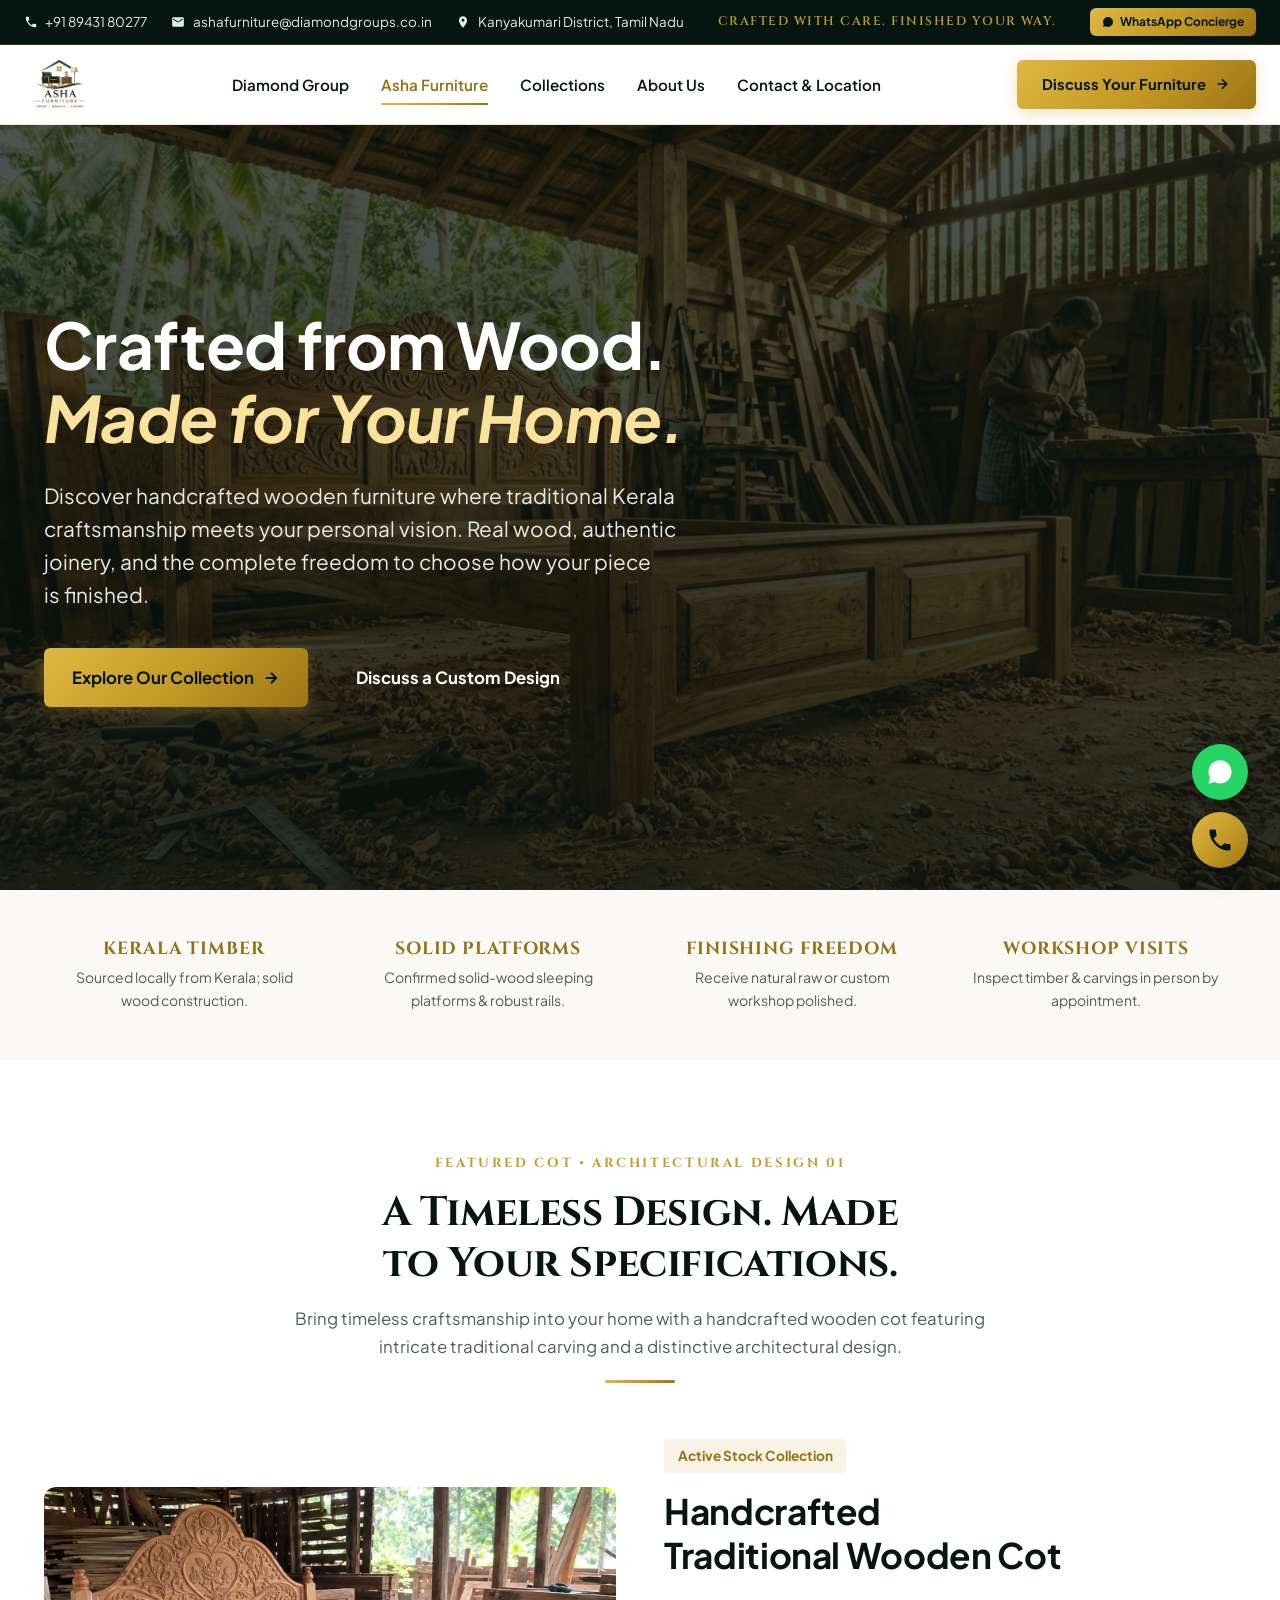
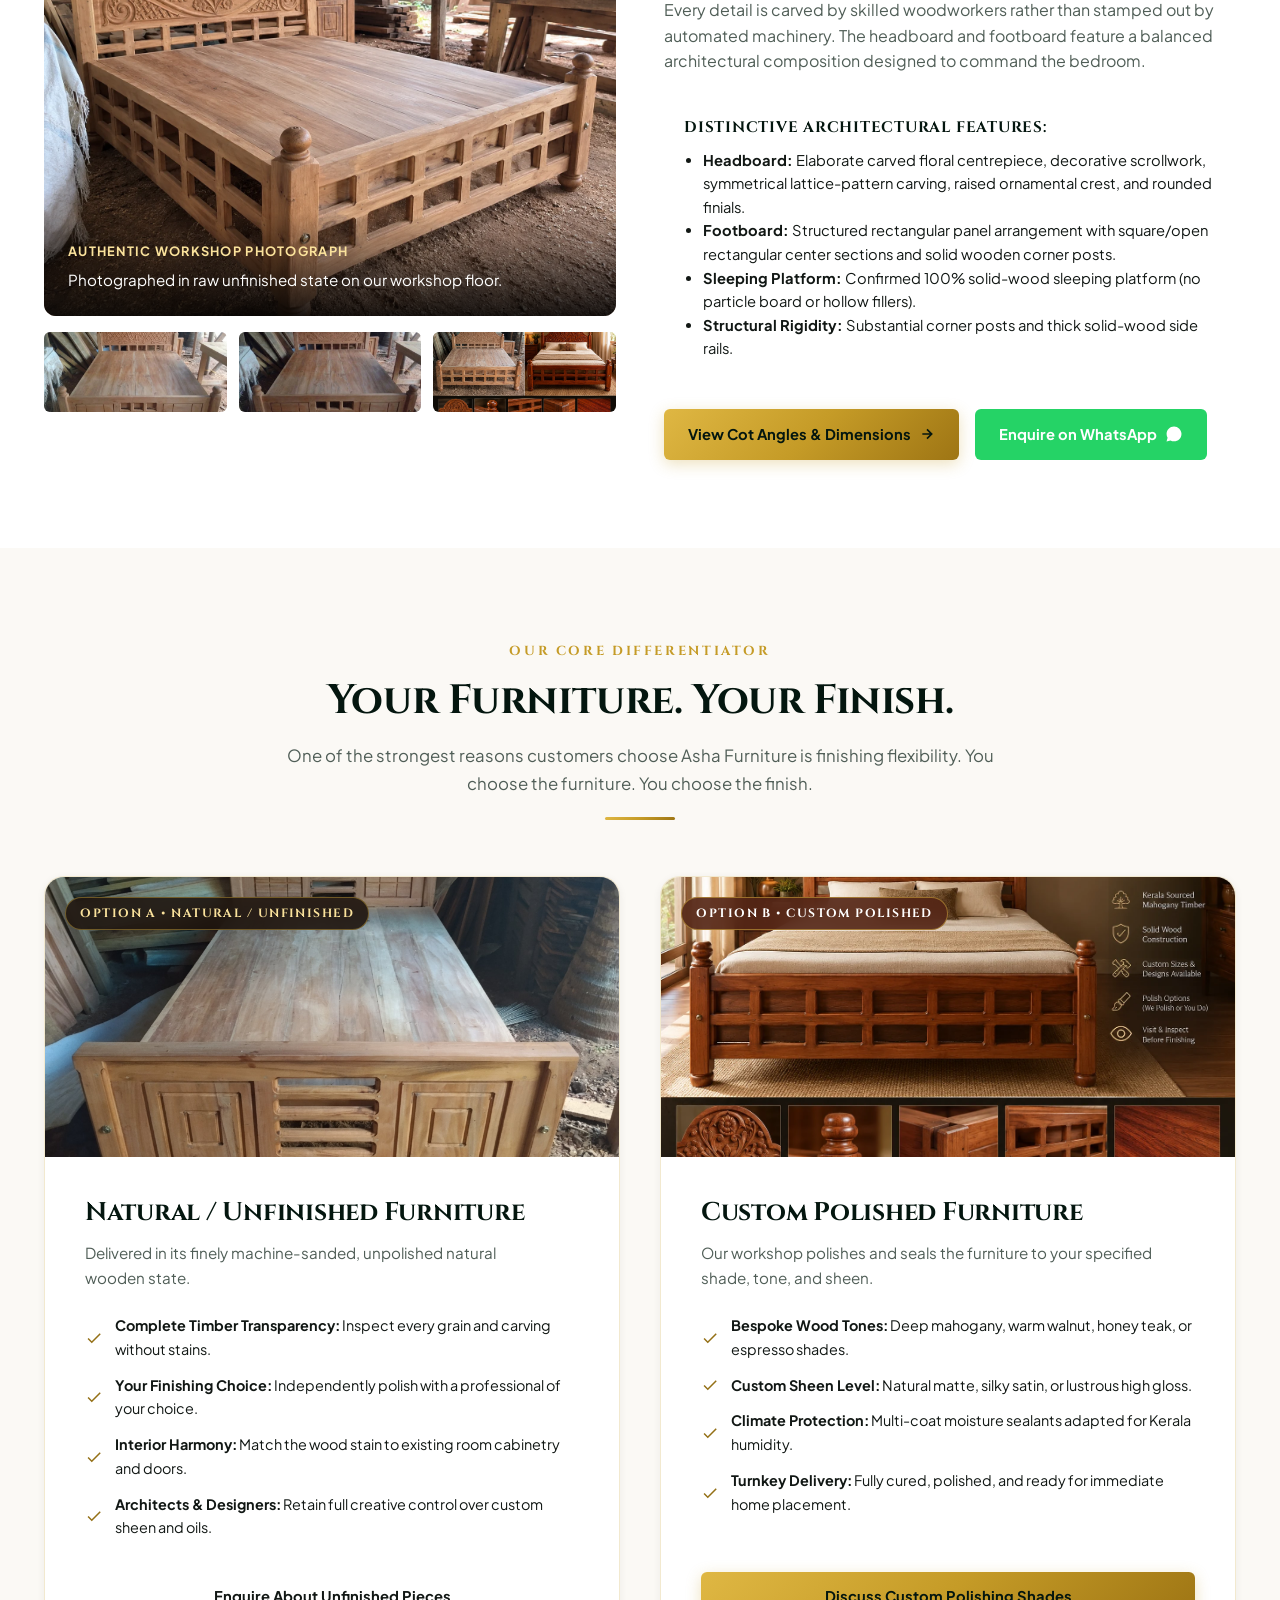
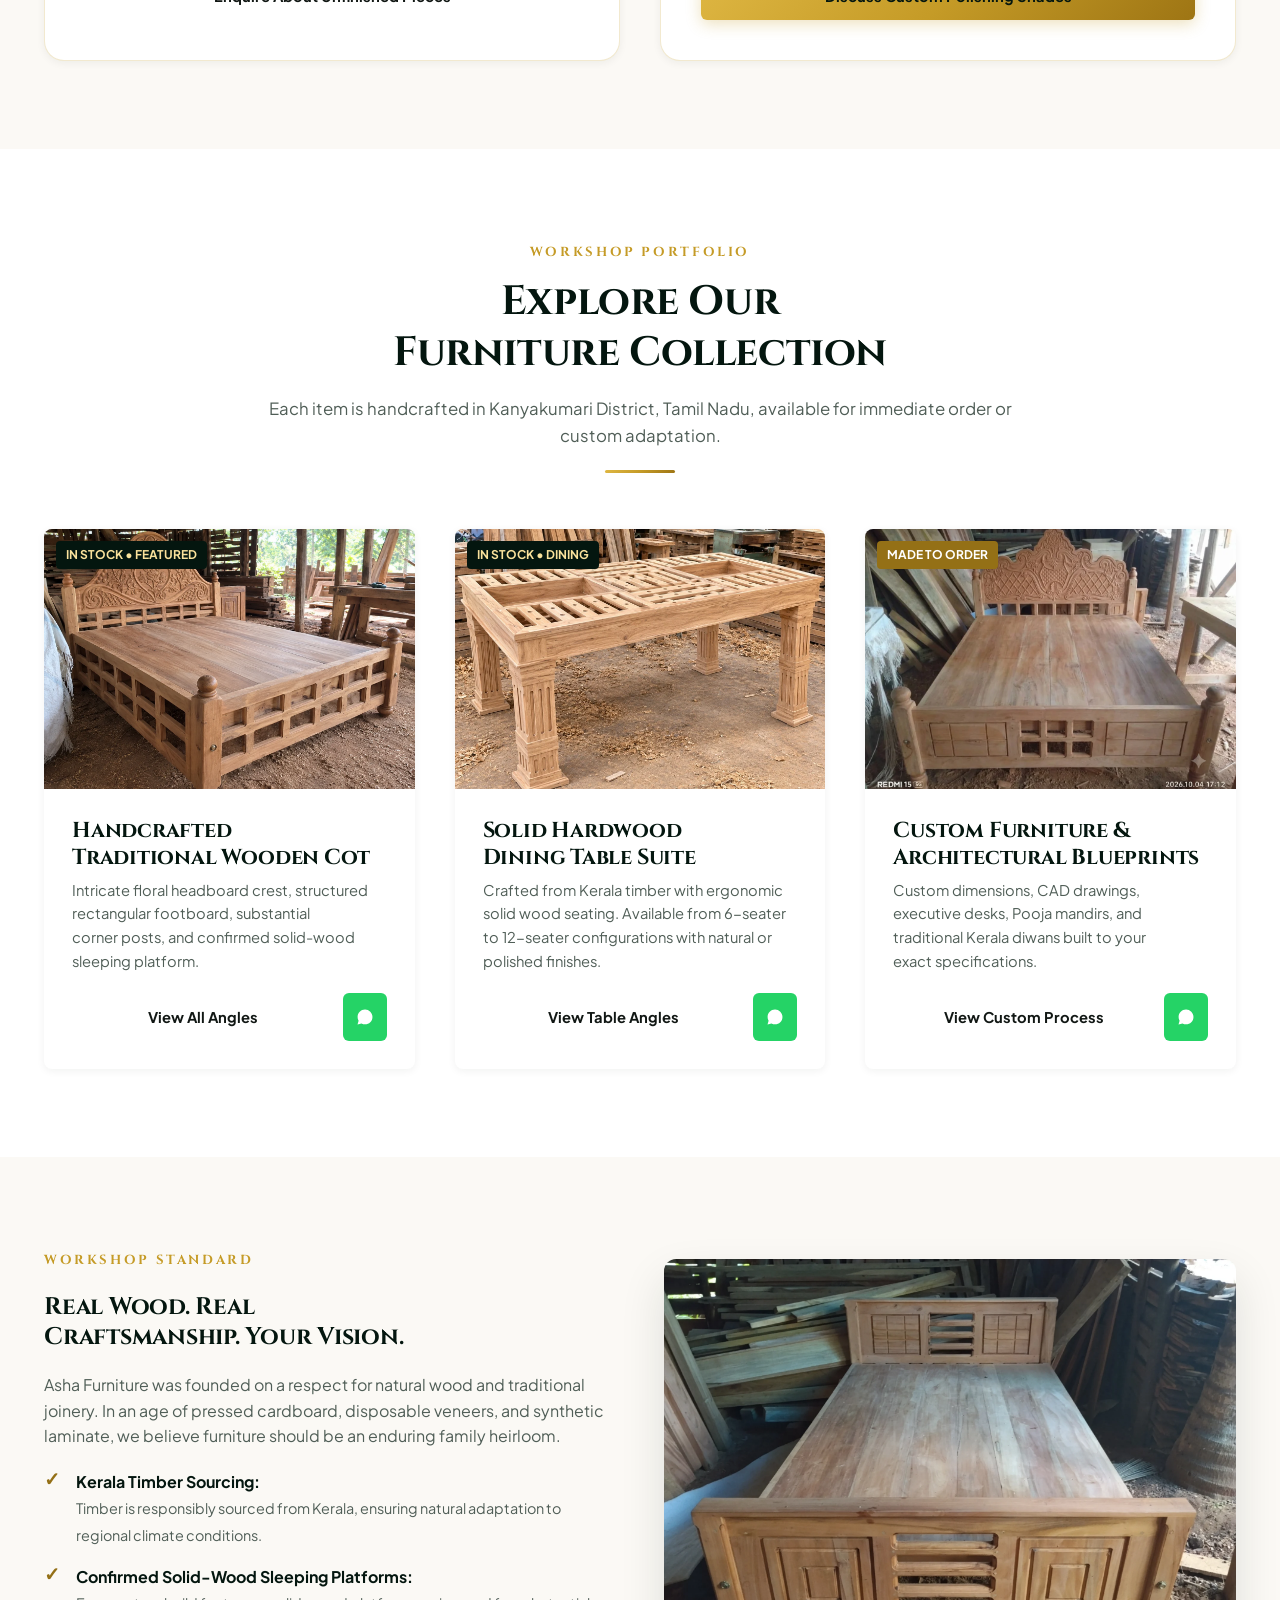
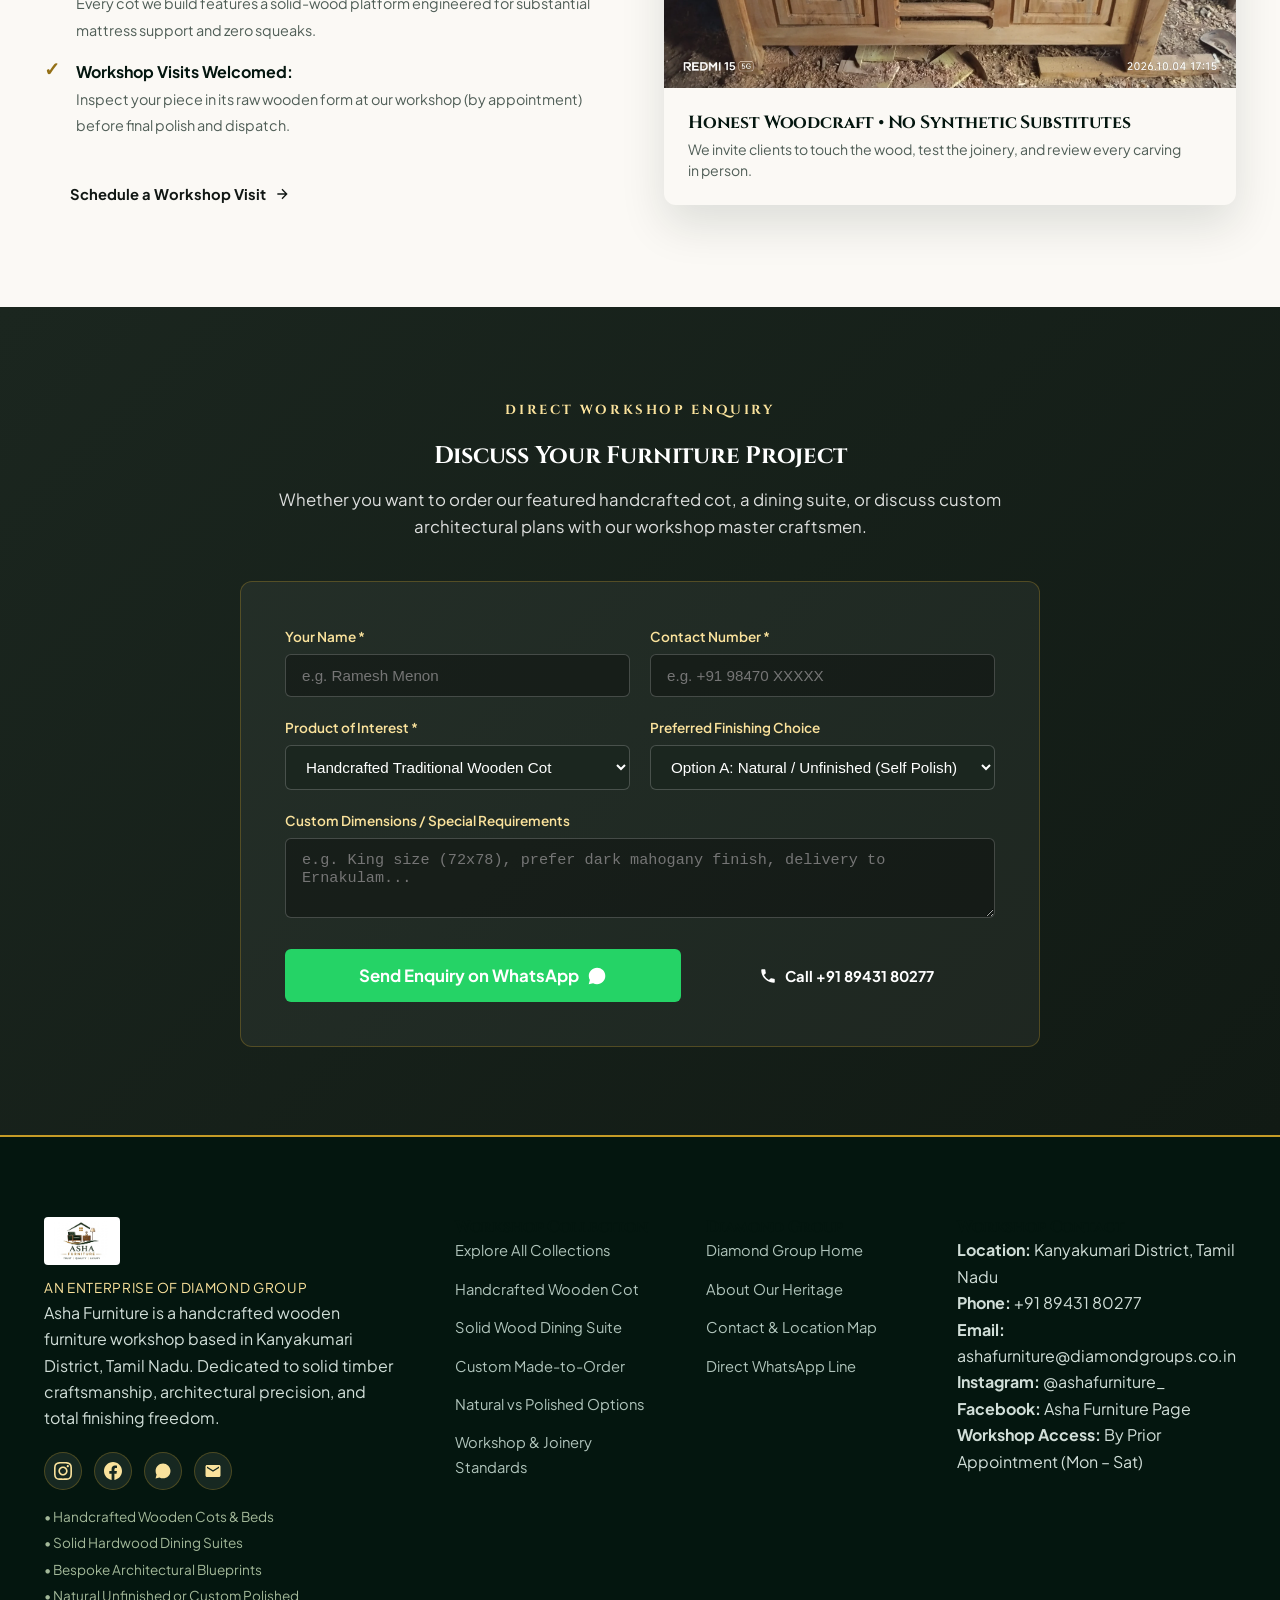
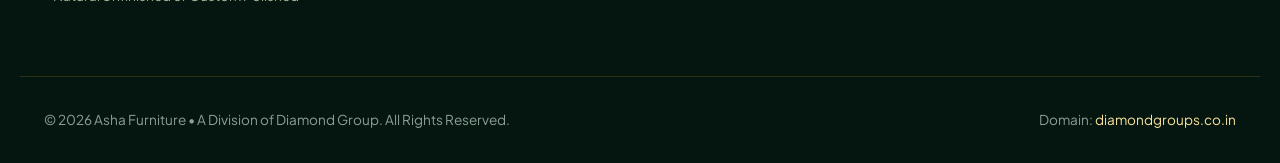
<file: furniture/index.html>
<!DOCTYPE html>
<html lang="en">
<head>
  <meta charset="UTF-8">
  <meta name="viewport" content="width=device-width, initial-scale=1.0">
  <title>Asha Furniture | Handcrafted Wooden Furniture &amp; Traditional Cots Tamil Nadu</title>
  <meta name="description" content="Asha Furniture, an enterprise of Diamond Group in Kanyakumari District, Tamil Nadu. Handcrafted wooden cots with traditional carving, solid-wood sleeping platforms, dining suites, and custom architectural orders. Choose natural unfinished or custom polished.">
  <meta name="keywords" content="Asha Furniture, handcrafted wooden cot Tamil Nadu, custom wooden furniture Kanyakumari, traditional cot, solid wood furniture, wooden dining table">
  <meta name="robots" content="index, follow">
  <link rel="canonical" href="https://www.diamondgroups.co.in/furniture/">

  <!-- GEO & Local Search Tags -->
  <meta name="geo.region" content="IN-TN">
  <meta name="geo.placename" content="Kanyakumari District, Tamil Nadu, India">
  <meta name="geo.position" content="8.1833;77.4119">
  <meta name="ICBM" content="8.1833, 77.4119">

  <!-- Open Graph -->
  <meta property="og:title" content="Asha Furniture | Handcrafted Wooden Furniture Tamil Nadu">
  <meta property="og:description" content="Crafted with Care. Finished Your Way. Handcrafted wooden cots, dining tables, and bespoke furniture in Kanyakumari District, Tamil Nadu.">
  <meta property="og:url" content="https://www.diamondgroups.co.in/furniture/">
  <meta property="og:image" content="https://www.diamondgroups.co.in/Assets/furniture/hero-raw-workshop.jpg">

  <link rel="icon" type="image/png" sizes="32x32" href="../Assets/furniture/asha-furniture-favicon-32.png">
  <link rel="icon" type="image/png" sizes="192x192" href="../Assets/furniture/asha-furniture-favicon-192.png">
  <link rel="icon" type="image/png" href="../Assets/furniture/asha-furniture-favicon.png">
  <link rel="apple-touch-icon" href="../Assets/furniture/asha-furniture-favicon-192.png">

  <!-- Preconnect & Preload Google Fonts -->
  <link rel="preconnect" href="https://fonts.googleapis.com">
  <link rel="preconnect" href="https://fonts.gstatic.com" crossorigin>
  <link rel="stylesheet" href="https://fonts.googleapis.com/css2?family=Cinzel:wght@500;600;700;800;900&family=Playfair+Display:ital,wght@0,500;0,600;0,700;1,400;1,600&family=Plus+Jakarta+Sans:wght@300;400;500;600;700;800&display=swap">

  <!-- Preload LCP Hero Background Image -->
  <link rel="preload" as="image" href="../Assets/furniture/hero-raw-workshop.webp" fetchpriority="high">
  <link rel="stylesheet" href="../css/style.css">

  <!-- Schema.org JSON-LD for Asha Furniture -->
  <script type="application/ld+json">
  {
    "@context": "https://schema.org",
    "@type": "FurnitureStore",
    "name": "Asha Furniture",
    "alternateName": "Asha Furniture - An Enterprise of Diamond Group",
    "image": "https://www.diamondgroups.co.in/Assets/furniture/asha-furniture-logo.png",
    "telephone": "+918943180277",
    "email": "ashafurniture@diamondgroups.co.in",
    "sameAs": [
      "https://www.facebook.com/people/Asha-Furniture-By-Diamond-Group/61594905233182/#",
      "https://www.instagram.com/ashafurniture_/"
    ],
    "address": {
      "@type": "PostalAddress",
      "addressLocality": "Kanyakumari District",
      "addressRegion": "Tamil Nadu",
      "addressCountry": "IN"
    },
    "geo": {
      "@type": "GeoCoordinates",
      "latitude": 8.1833,
      "longitude": 77.4119
    },
    "hasOfferCatalog": {
      "@type": "OfferCatalog",
      "name": "Handcrafted Solid Wood Furniture Collection",
      "itemListElement": [
        {
          "@type": "Product",
          "name": "Handcrafted Traditional Wooden Cot",
          "url": "https://www.diamondgroups.co.in/furniture/handcrafted-wooden-cot/",
          "description": "Handcrafted wooden cot featuring intricate floral carving, solid-wood sleeping platform, and flexible finishing options.",
          "brand": {"@type": "Brand", "name": "Asha Furniture"}
        },
        {
          "@type": "Product",
          "name": "Solid Hardwood Dining Table Suite",
          "url": "https://www.diamondgroups.co.in/furniture/solid-wood-dining-table/",
          "description": "Solid hardwood dining table suite tailored from 6-seater to 12-seater layouts with authentic wood grain.",
          "brand": {"@type": "Brand", "name": "Asha Furniture"}
        },
        {
          "@type": "Product",
          "name": "Custom Architectural Furniture Blueprints",
          "url": "https://www.diamondgroups.co.in/furniture/custom-furniture-orders/",
          "description": "Bespoke handcrafted wooden furniture tailored to architectural CAD drawings and bespoke dimensions.",
          "brand": {"@type": "Brand", "name": "Asha Furniture"}
        }
      ]
    }
  }
  </script>
</head>
<body>

  <!-- Top Notification & Contact Bar -->
  <aside class="top-bar" aria-label="Quick Contacts">
    <div class="container-wide top-bar-inner">
      <div class="top-bar-contact">
        <span class="top-bar-item top-bar-phone">
          <a href="tel:+918943180277">
            <svg width="14" height="14" viewBox="0 0 24 24" fill="currentColor"><path d="M6.62 10.79a15.05 15.05 0 006.59 6.59l2.2-2.2c.27-.27.67-.36 1.02-.24 1.12.37 2.33.57 3.57.57.55 0 1 .45 1 1V20c0 .55-.45 1-1 1-9.39 0-17-7.61-17-17 0-.55.45-1 1-1h3.5c.55 0 1 .45 1 1 0 1.25.2 2.45.57 3.57.11.35.03.74-.25 1.02l-2.2 2.2z"/></svg>
            +91 89431 80277
          </a>
        </span>
        <span class="top-bar-item top-bar-email">
          <svg width="14" height="14" viewBox="0 0 24 24" fill="currentColor"><path d="M20 4H4c-1.1 0-1.99.9-1.99 2L2 18c0 1.1.9 2 2 2h16c1.1 0 2-.9 2-2V6c0-1.1-.9-2-2-2zm0 4l-8 5-8-5V6l8 5 8-5v2z"/></svg>
          <a href="mailto:ashafurniture@diamondgroups.co.in">ashafurniture@diamondgroups.co.in</a>
        </span>
        <span class="top-bar-item top-bar-location">
          <svg width="14" height="14" viewBox="0 0 24 24" fill="currentColor"><path d="M12 2C8.13 2 5 5.13 5 9c0 5.25 7 13 7 13s7-7.75 7-13c0-3.87-3.13-7-7-7zm0 9.5c-1.38 0-2.5-1.12-2.5-2.5s1.12-2.5 2.5-2.5 2.5 1.12 2.5 2.5-1.12 2.5-2.5 2.5z"/></svg>
          <span>Kanyakumari District, Tamil Nadu</span>
        </span>
      </div>
      <div class="top-bar-tagline">
        CRAFTED WITH CARE. FINISHED YOUR WAY.
      </div>
      <div class="top-bar-links">
        <a href="https://wa.me/918943180277?text=Hello%20Asha%20Furniture,%20I%20would%20like%20to%20discuss%20a%20furniture%20requirement%20for%20my%20home" target="_blank" rel="noopener" class="top-bar-btn">
          <svg width="12" height="12" viewBox="0 0 24 24" fill="currentColor"><path d="M12.04 2c-5.46 0-9.91 4.45-9.91 9.91 0 1.75.46 3.45 1.32 4.95L2.05 22l5.25-1.38c1.45.79 3.08 1.21 4.74 1.21 5.46 0 9.91-4.45 9.91-9.91 0-2.65-1.03-5.14-2.9-7.01A9.816 9.816 0 0012.04 2z"/></svg>
          WhatsApp Concierge
        </a>
      </div>
    </div>
  </aside>

  <!-- Sticky Main Header -->
  <header class="site-header">
    <div class="container-wide nav-container">
      <a href="./" class="asha-logo-wrap" title="Asha Furniture - Kanyakumari District, Tamil Nadu">
        <img src="../Assets/furniture/asha-furniture-logo.webp" alt="Asha Furniture Logo" class="asha-logo-img" width="160" height="44">
      </a>

      <!-- Desktop Navigation Links -->
      <nav aria-label="Main Menu">
        <ul class="main-nav">
          <li><a href="../" class="nav-link">Diamond Group</a></li>
          <li><a href="./" class="nav-link active">Asha Furniture</a></li>
          <li><a href="collections/" class="nav-link">Collections</a></li>
          <li><a href="../about/" class="nav-link">About Us</a></li>
          <li><a href="../contact/" class="nav-link">Contact &amp; Location</a></li>
        </ul>
      </nav>

      <!-- Header Action Buttons -->
      <div class="nav-actions">
        <a href="https://wa.me/918943180277?text=Hello%20Asha%20Furniture,%20I%20would%20like%20to%20discuss%20a%20furniture%20requirement" target="_blank" rel="noopener" class="btn btn-primary">
          <span>Discuss Your Furniture</span>
          <svg width="16" height="16" viewBox="0 0 24 24" fill="none" stroke="currentColor" stroke-width="2.5"><path d="M5 12h14M12 5l7 7-7 7"/></svg>
        </a>
        <button class="mobile-toggle" aria-label="Open Navigation Menu">
          <svg width="26" height="26" viewBox="0 0 24 24" fill="none" stroke="currentColor" stroke-width="2"><path d="M3 12h18M3 6h18M3 18h18"/></svg>
        </button>
      </div>
    </div>
  </header>

  <!-- Accessible Mobile Slide-out Drawer -->
  <div class="drawer-overlay" aria-hidden="true"></div>
  <aside class="mobile-nav-drawer" aria-label="Mobile Navigation">
    <div class="drawer-header">
      <img src="../Assets/furniture/asha-furniture-logo.webp" alt="Asha Furniture Emblem" style="height: 44px; width: auto;" width="140" height="44">
      <button class="dialog-close-btn drawer-close-btn" aria-label="Close menu">&times;</button>
    </div>
    <ul class="drawer-menu">
      <li><a href="../" class="drawer-link">Diamond Group Home</a></li>
      <li><a href="./" class="drawer-link active">Asha Furniture Collection</a></li>
      <li><a href="collections/" class="drawer-link">&bull; Explore All Collections</a></li>
      <li><a href="product/?id=handcrafted-wooden-cot" class="drawer-link">&bull; Handcrafted Wooden Cot</a></li>
      <li><a href="product/?id=solid-wood-dining-table" class="drawer-link">&bull; Solid Wood Dining Suite</a></li>
      <li><a href="product/?id=custom-furniture-orders" class="drawer-link">&bull; Custom Architectural Orders</a></li>
      <li><a href="../about/" class="drawer-link">About Diamond Group</a></li>
      <li><a href="../contact/" class="drawer-link">Contact &amp; Location</a></li>
    </ul>
    <div style="margin-top: 2.5rem; padding-top: 1.5rem; border-top: 1px solid rgba(197, 155, 39, 0.25);">
      <p style="color: var(--c-gold-bright); font-size: 0.85rem; margin-bottom: 0.5rem; font-weight: 700;">Direct Contact:</p>
      <p style="margin-bottom: 0.5rem;"><a href="tel:+918943180277" style="color: #ffffff; font-size: 1.05rem; font-weight: 700;">+91 89431 80277</a></p>
      <p style="margin-bottom: 1.25rem;"><a href="mailto:ashafurniture@diamondgroups.co.in" style="color: #b0c4bb; font-size: 0.9rem;">ashafurniture@diamondgroups.co.in</a></p>
      <a href="https://wa.me/918943180277?text=Hello%20Asha%20Furniture,%20I%20would%20like%20to%20discuss%20a%20furniture%20order" class="btn btn-primary" style="width: 100%; text-align: center;">Enquire on WhatsApp</a>
    </div>
  </aside>

  <!-- Flagship Hero Section -->
  <section class="furniture-hero" style="background: linear-gradient(rgba(10, 20, 14, 0.72), rgba(10, 20, 14, 0.85)), url('../Assets/furniture/hero-raw-workshop.webp') center/cover no-repeat; min-height: 85vh; display: flex; align-items: center; color: #ffffff; padding: 6rem 0;">
    <div class="container">
      <div style="max-width: 780px;">
        <h1 style="font-size: clamp(2.5rem, 5vw, 4.2rem); font-family: var(--f-serif); font-weight: 700; line-height: 1.15; margin-bottom: 1.5rem; color: #ffffff;">
          Crafted from Wood.<br><span style="color: var(--c-gold-bright); font-style: italic;">Made for Your Home.</span>
        </h1>
        <p style="font-size: clamp(1.05rem, 2vw, 1.3rem); line-height: 1.6; color: rgba(255, 255, 255, 0.9); margin-bottom: 2.25rem; max-width: 650px;">
          Discover handcrafted wooden furniture where traditional Kerala craftsmanship meets your personal vision. Real wood, authentic joinery, and the complete freedom to choose how your piece is finished.
        </p>
        <div style="display: flex; gap: 1.25rem; flex-wrap: wrap; align-items: center;">
          <a href="collections/" class="btn btn-primary" style="padding: 1rem 1.75rem; font-size: 1.05rem;">
            <span>Explore Our Collection</span>
            <svg width="18" height="18" viewBox="0 0 24 24" fill="none" stroke="currentColor" stroke-width="2.5"><path d="M5 12h14M12 5l7 7-7 7"/></svg>
          </a>
          <a href="custom-furniture-orders/" class="btn btn-secondary" style="border-color: rgba(255, 255, 255, 0.35); color: #ffffff; padding: 1rem 1.75rem; font-size: 1.05rem;">
            <span>Discuss a Custom Design</span>
          </a>
        </div>
      </div>
    </div>
  </section>

  <!-- Core Brand Proposition Banner -->
  <section style="background: var(--c-surface-card); border-bottom: 1px solid var(--c-border); padding: 2rem 0;">
    <div class="container">
      <div style="display: grid; grid-template-columns: repeat(auto-fit, minmax(min(100%, 200px), 1fr)); gap: 1.5rem; text-align: center;">
        <div style="padding: 1rem;">
          <h4 style="margin: 0 0 0.35rem; color: var(--c-gold-dark); font-size: 1.1rem; text-transform: uppercase; letter-spacing: 0.05em;">Kerala Timber</h4>
          <p style="margin: 0; font-size: 0.88rem; color: var(--c-text-muted);">Sourced locally from Kerala; solid wood construction.</p>
        </div>
        <div style="padding: 1rem; border-left: 1px solid var(--c-border); border-right: 1px solid var(--c-border);">
          <h4 style="margin: 0 0 0.35rem; color: var(--c-gold-dark); font-size: 1.1rem; text-transform: uppercase; letter-spacing: 0.05em;">Solid Platforms</h4>
          <p style="margin: 0; font-size: 0.88rem; color: var(--c-text-muted);">Confirmed solid-wood sleeping platforms &amp; robust rails.</p>
        </div>
        <div style="padding: 1rem; border-right: 1px solid var(--c-border);">
          <h4 style="margin: 0 0 0.35rem; color: var(--c-gold-dark); font-size: 1.1rem; text-transform: uppercase; letter-spacing: 0.05em;">Finishing Freedom</h4>
          <p style="margin: 0; font-size: 0.88rem; color: var(--c-text-muted);">Receive natural raw or custom workshop polished.</p>
        </div>
        <div style="padding: 1rem;">
          <h4 style="margin: 0 0 0.35rem; color: var(--c-gold-dark); font-size: 1.1rem; text-transform: uppercase; letter-spacing: 0.05em;">Workshop Visits</h4>
          <p style="margin: 0; font-size: 0.88rem; color: var(--c-text-muted);">Inspect timber &amp; carvings in person by appointment.</p>
        </div>
      </div>
    </div>
  </section>

  <!-- Featured Product Section: Handcrafted Traditional Wooden Cot -->
  <section class="section" style="background: #ffffff;" id="featured-cot">
    <div class="container">
      <div class="section-header">
        <span class="section-eyebrow">Featured Cot &bull; Architectural Design 01</span>
        <h2 class="section-title">A Timeless Design. Made to Your Specifications.</h2>
        <p class="section-desc">
          Bring timeless craftsmanship into your home with a handcrafted wooden cot featuring intricate traditional carving and a distinctive architectural design.
        </p>
        <div class="section-divider"></div>
      </div>

      <div style="display: grid; grid-template-columns: repeat(auto-fit, minmax(min(100%, 320px), 1fr)); gap: clamp(1.5rem, 4vw, 3rem); align-items: center; margin-top: 3.5rem;">
        <!-- Left: Image Showcase with Angle Previews -->
        <div>
          <div style="position: relative; border-radius: 12px; overflow: hidden; box-shadow: var(--shadow-xl); border: 1px solid var(--c-border);">
            <img src="../Assets/furniture/bed-workshop-ornate.webp" alt="Handcrafted Traditional Wooden Cot - Asha Furniture" loading="lazy" decoding="async" width="1448" height="1086" style="width: 100%; height: auto; display: block;">
            <div style="position: absolute; bottom: 0; left: 0; right: 0; background: linear-gradient(transparent, rgba(0,0,0,0.85)); padding: 1.5rem; color: #ffffff;">
              <span style="font-size: 0.8rem; text-transform: uppercase; letter-spacing: 0.1em; color: var(--c-gold-bright); font-weight: 700;">Authentic Workshop Photograph</span>
              <p style="margin: 0.25rem 0 0; font-size: 0.95rem;">Photographed in raw unfinished state on our workshop floor.</p>
            </div>
          </div>
          <div style="display: grid; grid-template-columns: repeat(3, 1fr); gap: 0.75rem; margin-top: 1rem;">
            <a href="product/?id=handcrafted-wooden-cot" style="border-radius: 6px; overflow: hidden; border: 1px solid var(--c-border); display: block;">
              <img src="../Assets/furniture/bed-angle-carving-detail.webp" alt="Headboard Carving Motif" loading="lazy" decoding="async" width="200" height="80" style="width: 100%; height: 80px; object-fit: cover;">
            </a>
            <a href="product/?id=handcrafted-wooden-cot" style="border-radius: 6px; overflow: hidden; border: 1px solid var(--c-border); display: block;">
              <img src="../Assets/furniture/bed-angle-raw-headboard.webp" alt="Solid Sleeping Platform" loading="lazy" decoding="async" width="200" height="80" style="width: 100%; height: 80px; object-fit: cover;">
            </a>
            <a href="product/?id=handcrafted-wooden-cot" style="border-radius: 6px; overflow: hidden; border: 1px solid var(--c-border); display: block;">
              <img src="../Assets/furniture/bed-raw-vs-polished.webp" alt="Raw vs Polished Comparison" loading="lazy" decoding="async" width="200" height="80" style="width: 100%; height: 80px; object-fit: cover;">
            </a>
          </div>
        </div>

        <!-- Right: Design Highlights & Selling Points -->
        <div>
          <div style="display: inline-block; background: rgba(197, 155, 39, 0.12); color: var(--c-gold-dark); font-weight: 700; font-size: 0.85rem; padding: 0.35rem 0.85rem; border-radius: 4px; margin-bottom: 1rem;">
            Active Stock Collection
          </div>
          <h3 style="font-family: var(--f-serif); font-size: 2.2rem; color: var(--c-emerald-950); margin-bottom: 1.25rem; line-height: 1.25;">
            Handcrafted Traditional Wooden Cot
          </h3>
          <p style="color: var(--c-text-muted); line-height: 1.6; margin-bottom: 1.5rem;">
            Every detail is carved by skilled woodworkers rather than stamped out by automated machinery. The headboard and footboard feature a balanced architectural composition designed to command the bedroom.
          </p>

          <div style="background: var(--c-surface); border: 1px solid var(--c-border); border-radius: 8px; padding: 1.25rem; margin-bottom: 1.75rem;">
            <h4 style="margin: 0 0 0.75rem; font-size: 0.95rem; text-transform: uppercase; letter-spacing: 0.05em; color: var(--c-emerald-950);">
              Distinctive Architectural Features:
            </h4>
            <ul style="margin: 0; padding-left: 1.2rem; font-size: 0.92rem; color: var(--c-text-main); line-height: 1.6;">
              <li><strong>Headboard:</strong> Elaborate carved floral centrepiece, decorative scrollwork, symmetrical lattice-pattern carving, raised ornamental crest, and rounded finials.</li>
              <li><strong>Footboard:</strong> Structured rectangular panel arrangement with square/open rectangular center sections and solid wooden corner posts.</li>
              <li><strong>Sleeping Platform:</strong> Confirmed 100% solid-wood sleeping platform (no particle board or hollow fillers).</li>
              <li><strong>Structural Rigidity:</strong> Substantial corner posts and thick solid-wood side rails.</li>
            </ul>
          </div>

          <div style="display: flex; gap: 1rem; flex-wrap: wrap;">
            <a href="product/?id=handcrafted-wooden-cot" class="btn btn-primary" style="padding: 0.85rem 1.5rem;">
              <span>View Cot Angles &amp; Dimensions</span>
              <svg width="16" height="16" viewBox="0 0 24 24" fill="none" stroke="currentColor" stroke-width="2.5"><path d="M5 12h14M12 5l7 7-7 7"/></svg>
            </a>
            <a href="https://wa.me/918943180277?text=Hello%20Asha%20Furniture,%20I%20am%20interested%20in%20the%20Handcrafted%20Traditional%20Wooden%20Cot.%20Please%20share%20dimensions%20and%20pricing." target="_blank" rel="noopener" class="btn btn-whatsapp" style="padding: 0.85rem 1.5rem;">
              <span>Enquire on WhatsApp</span>
              <svg width="18" height="18" viewBox="0 0 24 24" fill="currentColor"><path d="M12.04 2c-5.46 0-9.91 4.45-9.91 9.91 0 1.75.46 3.45 1.32 4.95L2.05 22l5.25-1.38c1.45.79 3.08 1.21 4.74 1.21 5.46 0 9.91-4.45 9.91-9.91 0-2.65-1.03-5.14-2.9-7.01A9.816 9.816 0 0012.04 2z"/></svg>
            </a>
          </div>
        </div>
      </div>
    </div>
  </section>

  <!-- The Two Finishing Choices Section -->
  <section class="section" style="background: var(--c-surface); border-top: 1px solid var(--c-border); border-bottom: 1px solid var(--c-border);" id="finishing-options">
    <div class="container">
      <div class="section-header">
        <span class="section-eyebrow">Our Core Differentiator</span>
        <h2 class="section-title">Your Furniture. Your Finish.</h2>
        <p class="section-desc">
          One of the strongest reasons customers choose Asha Furniture is finishing flexibility. You choose the furniture. You choose the finish.
        </p>
        <div class="section-divider"></div>
      </div>

      <div class="finish-choice-grid">
        <!-- Option A: Natural / Unfinished -->
        <div class="finish-choice-card">
          <div class="finish-card-media">
            <img src="../Assets/furniture/bed-raw-workshop-full.jpg" alt="Natural Unfinished Solid Wood Bed Frame - Asha Furniture">
            <span class="finish-card-badge finish-badge-raw">Option A &bull; Natural / Unfinished</span>
          </div>
          <div class="finish-card-body">
            <h3 class="finish-card-title">Natural / Unfinished Furniture</h3>
            <p class="finish-card-lead">
              Delivered in its finely machine-sanded, unpolished natural wooden state.
            </p>
            <ul class="finish-feature-list">
              <li class="finish-feature-item">
                <svg viewBox="0 0 24 24"><path d="M9 16.17L4.83 12l-1.42 1.41L9 19 21 7l-1.41-1.41z"/></svg>
                <span><strong>Complete Timber Transparency:</strong> Inspect every grain and carving without stains.</span>
              </li>
              <li class="finish-feature-item">
                <svg viewBox="0 0 24 24"><path d="M9 16.17L4.83 12l-1.42 1.41L9 19 21 7l-1.41-1.41z"/></svg>
                <span><strong>Your Finishing Choice:</strong> Independently polish with a professional of your choice.</span>
              </li>
              <li class="finish-feature-item">
                <svg viewBox="0 0 24 24"><path d="M9 16.17L4.83 12l-1.42 1.41L9 19 21 7l-1.41-1.41z"/></svg>
                <span><strong>Interior Harmony:</strong> Match the wood stain to existing room cabinetry and doors.</span>
              </li>
              <li class="finish-feature-item">
                <svg viewBox="0 0 24 24"><path d="M9 16.17L4.83 12l-1.42 1.41L9 19 21 7l-1.41-1.41z"/></svg>
                <span><strong>Architects &amp; Designers:</strong> Retain full creative control over custom sheen and oils.</span>
              </li>
            </ul>
            <a href="https://wa.me/918943180277?text=Hello%20Asha%20Furniture,%20I%20am%20interested%20in%20Option%20A:%20Natural%20/%20Unfinished%20furniture." target="_blank" rel="noopener" class="btn btn-secondary" style="margin-top: auto; justify-content: center;">
              <span>Enquire About Unfinished Pieces</span>
            </a>
          </div>
        </div>

        <!-- Option B: Custom Polished -->
        <div class="finish-choice-card">
          <div class="finish-card-media">
            <img src="../Assets/furniture/bed-showcase-1.webp" alt="Custom Polished Mahogany Bed Showcase - Asha Furniture" loading="lazy" decoding="async" width="1312" height="1199">
            <span class="finish-card-badge finish-badge-polished">Option B &bull; Custom Polished</span>
          </div>
          <div class="finish-card-body">
            <h3 class="finish-card-title">Custom Polished Furniture</h3>
            <p class="finish-card-lead">
              Our workshop polishes and seals the furniture to your specified shade, tone, and sheen.
            </p>
            <ul class="finish-feature-list">
              <li class="finish-feature-item">
                <svg viewBox="0 0 24 24"><path d="M9 16.17L4.83 12l-1.42 1.41L9 19 21 7l-1.41-1.41z"/></svg>
                <span><strong>Bespoke Wood Tones:</strong> Deep mahogany, warm walnut, honey teak, or espresso shades.</span>
              </li>
              <li class="finish-feature-item">
                <svg viewBox="0 0 24 24"><path d="M9 16.17L4.83 12l-1.42 1.41L9 19 21 7l-1.41-1.41z"/></svg>
                <span><strong>Custom Sheen Level:</strong> Natural matte, silky satin, or lustrous high gloss.</span>
              </li>
              <li class="finish-feature-item">
                <svg viewBox="0 0 24 24"><path d="M9 16.17L4.83 12l-1.42 1.41L9 19 21 7l-1.41-1.41z"/></svg>
                <span><strong>Climate Protection:</strong> Multi-coat moisture sealants adapted for Kerala humidity.</span>
              </li>
              <li class="finish-feature-item">
                <svg viewBox="0 0 24 24"><path d="M9 16.17L4.83 12l-1.42 1.41L9 19 21 7l-1.41-1.41z"/></svg>
                <span><strong>Turnkey Delivery:</strong> Fully cured, polished, and ready for immediate home placement.</span>
              </li>
            </ul>
            <a href="https://wa.me/918943180277?text=Hello%20Asha%20Furniture,%20I%20am%20interested%20in%20Option%20B:%20Custom%20Polished%20furniture." target="_blank" rel="noopener" class="btn btn-primary" style="margin-top: auto; justify-content: center;">
              <span>Discuss Custom Polishing Shades</span>
            </a>
          </div>
        </div>
      </div>
    </div>
  </section>

  <!-- In-Stock & Workshop Collection Grid -->
  <section class="section" style="background: #ffffff;" id="featured-collection">
    <div class="container">
      <div class="section-header">
        <span class="section-eyebrow">Workshop Portfolio</span>
        <h2 class="section-title">Explore Our Furniture Collection</h2>
        <p class="section-desc">
          Each item is handcrafted in Kanyakumari District, Tamil Nadu, available for immediate order or custom adaptation.
        </p>
        <div class="section-divider"></div>
      </div>

      <div style="display: grid; grid-template-columns: repeat(auto-fit, minmax(min(100%, 320px), 1fr)); gap: clamp(1.5rem, 4vw, 2.5rem); margin-top: 3.5rem;">
        <!-- Card 1: Handcrafted Wooden Cot -->
        <div style="background: #ffffff; border: 1px solid var(--c-border); border-radius: 8px; overflow: hidden; display: flex; flex-direction: column; box-shadow: var(--shadow-sm); transition: transform 0.25s, box-shadow 0.25s; min-width: 0; max-width: 100%;">
          <div style="position: relative; height: 260px; overflow: hidden;">
            <img src="../Assets/furniture/bed-workshop-ornate.webp" alt="Handcrafted Traditional Wooden Cot" loading="lazy" decoding="async" width="400" height="260" style="width: 100%; height: 100%; object-fit: cover;">
            <span style="position: absolute; top: 12px; left: 12px; background: var(--c-emerald-950); color: var(--c-gold-bright); font-size: 0.75rem; font-weight: 700; padding: 4px 10px; border-radius: 4px; text-transform: uppercase;">In Stock &bull; Featured</span>
          </div>
          <div style="padding: clamp(1.2rem, 4vw, 1.75rem); display: flex; flex-direction: column; flex-grow: 1; min-width: 0;">
            <h3 style="margin: 0 0 0.5rem; font-size: clamp(1.15rem, 3.5vw, 1.35rem); color: var(--c-emerald-950); word-break: break-word;">Handcrafted Traditional Wooden Cot</h3>
            <p style="font-size: 0.92rem; color: var(--c-text-muted); line-height: 1.6; margin-bottom: 1.25rem; flex-grow: 1;">
              Intricate floral headboard crest, structured rectangular footboard, substantial corner posts, and confirmed solid-wood sleeping platform.
            </p>
            <div style="display: flex; gap: 0.6rem; flex-wrap: wrap;">
              <a href="product/?id=handcrafted-wooden-cot" class="btn btn-secondary" style="flex: 1 1 170px; min-width: 0; padding: 0.75rem 1rem; justify-content: center; text-align: center;">
                <span>View All Angles</span>
              </a>
              <a href="https://wa.me/918943180277?text=Hello%20Asha%20Furniture,%20I%20am%20interested%20in%20the%20Handcrafted%20Traditional%20Wooden%20Cot" target="_blank" rel="noopener" class="btn btn-whatsapp" style="padding: 0 12px; flex-shrink: 0; min-width: 44px; justify-content: center;" title="Enquire on WhatsApp">
                <svg width="18" height="18" viewBox="0 0 24 24" fill="currentColor"><path d="M12.04 2c-5.46 0-9.91 4.45-9.91 9.91 0 1.75.46 3.45 1.32 4.95L2.05 22l5.25-1.38c1.45.79 3.08 1.21 4.74 1.21 5.46 0 9.91-4.45 9.91-9.91 0-2.65-1.03-5.14-2.9-7.01A9.816 9.816 0 0012.04 2z"/></svg>
              </a>
            </div>
          </div>
        </div>

        <!-- Card 2: Solid Hardwood Dining Table Suite -->
        <div style="background: #ffffff; border: 1px solid var(--c-border); border-radius: 8px; overflow: hidden; display: flex; flex-direction: column; box-shadow: var(--shadow-sm); transition: transform 0.25s, box-shadow 0.25s; min-width: 0; max-width: 100%;">
          <div style="position: relative; height: 260px; overflow: hidden;">
            <img src="../Assets/furniture/dining-table-angle-1.webp" alt="Solid Hardwood Dining Table Suite" loading="lazy" decoding="async" width="400" height="260" style="width: 100%; height: 100%; object-fit: cover;">
            <span style="position: absolute; top: 12px; left: 12px; background: var(--c-emerald-950); color: var(--c-gold-bright); font-size: 0.75rem; font-weight: 700; padding: 4px 10px; border-radius: 4px; text-transform: uppercase;">In Stock &bull; Dining</span>
          </div>
          <div style="padding: clamp(1.2rem, 4vw, 1.75rem); display: flex; flex-direction: column; flex-grow: 1; min-width: 0;">
            <h3 style="margin: 0 0 0.5rem; font-size: clamp(1.15rem, 3.5vw, 1.35rem); color: var(--c-emerald-950); word-break: break-word;">Solid Hardwood Dining Table Suite</h3>
            <p style="font-size: 0.92rem; color: var(--c-text-muted); line-height: 1.6; margin-bottom: 1.25rem; flex-grow: 1;">
              Crafted from Kerala timber with ergonomic solid wood seating. Available from 6-seater to 12-seater configurations with natural or polished finishes.
            </p>
            <div style="display: flex; gap: 0.6rem; flex-wrap: wrap;">
              <a href="product/?id=solid-wood-dining-table" class="btn btn-secondary" style="flex: 1 1 170px; min-width: 0; padding: 0.75rem 1rem; justify-content: center; text-align: center;">
                <span>View Table Angles</span>
              </a>
              <a href="https://wa.me/918943180277?text=Hello%20Asha%20Furniture,%20I%20am%20interested%20in%20the%20Solid%20Hardwood%20Dining%20Table%20Suite" target="_blank" rel="noopener" class="btn btn-whatsapp" style="padding: 0 12px; flex-shrink: 0; min-width: 44px; justify-content: center;" title="Enquire on WhatsApp">
                <svg width="18" height="18" viewBox="0 0 24 24" fill="currentColor"><path d="M12.04 2c-5.46 0-9.91 4.45-9.91 9.91 0 1.75.46 3.45 1.32 4.95L2.05 22l5.25-1.38c1.45.79 3.08 1.21 4.74 1.21 5.46 0 9.91-4.45 9.91-9.91 0-2.65-1.03-5.14-2.9-7.01A9.816 9.816 0 0012.04 2z"/></svg>
              </a>
            </div>
          </div>
        </div>

        <!-- Card 3: Custom Architectural Orders -->
        <div style="background: #ffffff; border: 1px solid var(--c-border); border-radius: 8px; overflow: hidden; display: flex; flex-direction: column; box-shadow: var(--shadow-sm); transition: transform 0.25s, box-shadow 0.25s; min-width: 0; max-width: 100%;">
          <div style="position: relative; height: 260px; overflow: hidden;">
            <img src="../Assets/furniture/bed-angle-carving-detail.webp" alt="Custom Architectural Wooden Furniture" loading="lazy" decoding="async" width="400" height="260" style="width: 100%; height: 100%; object-fit: cover;">
            <span style="position: absolute; top: 12px; left: 12px; background: var(--c-gold-dark); color: #ffffff; font-size: 0.75rem; font-weight: 700; padding: 4px 10px; border-radius: 4px; text-transform: uppercase;">Made to Order</span>
          </div>
          <div style="padding: clamp(1.2rem, 4vw, 1.75rem); display: flex; flex-direction: column; flex-grow: 1; min-width: 0;">
            <h3 style="margin: 0 0 0.5rem; font-size: clamp(1.15rem, 3.5vw, 1.35rem); color: var(--c-emerald-950); word-break: break-word;">Custom Furniture &amp; Architectural Blueprints</h3>
            <p style="font-size: 0.92rem; color: var(--c-text-muted); line-height: 1.6; margin-bottom: 1.25rem; flex-grow: 1;">
              Custom dimensions, CAD drawings, executive desks, Pooja mandirs, and traditional Kerala diwans built to your exact specifications.
            </p>
            <div style="display: flex; gap: 0.6rem; flex-wrap: wrap;">
              <a href="product/?id=custom-furniture-orders" class="btn btn-secondary" style="flex: 1 1 170px; min-width: 0; padding: 0.75rem 1rem; justify-content: center; text-align: center;">
                <span>View Custom Process</span>
              </a>
              <a href="https://wa.me/918943180277?text=Hello%20Asha%20Furniture,%20I%20have%20a%20custom%20furniture%20order%20I%20would%20like%20to%20discuss" target="_blank" rel="noopener" class="btn btn-whatsapp" style="padding: 0 12px; flex-shrink: 0; min-width: 44px; justify-content: center;" title="Enquire on WhatsApp">
                <svg width="18" height="18" viewBox="0 0 24 24" fill="currentColor"><path d="M12.04 2c-5.46 0-9.91 4.45-9.91 9.91 0 1.75.46 3.45 1.32 4.95L2.05 22l5.25-1.38c1.45.79 3.08 1.21 4.74 1.21 5.46 0 9.91-4.45 9.91-9.91 0-2.65-1.03-5.14-2.9-7.01A9.816 9.816 0 0012.04 2z"/></svg>
              </a>
            </div>
          </div>
        </div>
      </div>
    </div>
  </section>

  <!-- Craftsmanship & Workshop Authenticity -->
  <section class="section" style="background: var(--c-surface); border-top: 1px solid var(--c-border);" id="craftsmanship">
    <div class="container">
      <div style="display: grid; grid-template-columns: repeat(auto-fit, minmax(min(100%, 320px), 1fr)); gap: clamp(1.5rem, 4vw, 3rem); align-items: center;">
        <div>
          <span class="section-eyebrow">Workshop Standard</span>
          <h2 style="margin-top: 0.5rem; margin-bottom: 1.25rem;">Real Wood. Real Craftsmanship. Your Vision.</h2>
          <p style="color: var(--c-text-muted); line-height: 1.6; margin-bottom: 1.25rem;">
            Asha Furniture was founded on a respect for natural wood and traditional joinery. In an age of pressed cardboard, disposable veneers, and synthetic laminate, we believe furniture should be an enduring family heirloom.
          </p>
          <div style="display: flex; flex-direction: column; gap: 1rem; margin-bottom: 2rem;">
            <div style="display: flex; gap: 1rem; align-items: flex-start;">
              <span style="color: var(--c-gold-dark); font-weight: 700; font-size: 1.2rem; line-height: 1;">✓</span>
              <div>
                <strong style="color: var(--c-emerald-950); display: block;">Kerala Timber Sourcing:</strong>
                <span style="font-size: 0.9rem; color: var(--c-text-muted);">Timber is responsibly sourced from Kerala, ensuring natural adaptation to regional climate conditions.</span>
              </div>
            </div>
            <div style="display: flex; gap: 1rem; align-items: flex-start;">
              <span style="color: var(--c-gold-dark); font-weight: 700; font-size: 1.2rem; line-height: 1;">✓</span>
              <div>
                <strong style="color: var(--c-emerald-950); display: block;">Confirmed Solid-Wood Sleeping Platforms:</strong>
                <span style="font-size: 0.9rem; color: var(--c-text-muted);">Every cot we build features a solid-wood platform engineered for substantial mattress support and zero squeaks.</span>
              </div>
            </div>
            <div style="display: flex; gap: 1rem; align-items: flex-start;">
              <span style="color: var(--c-gold-dark); font-weight: 700; font-size: 1.2rem; line-height: 1;">✓</span>
              <div>
                <strong style="color: var(--c-emerald-950); display: block;">Workshop Visits Welcomed:</strong>
                <span style="font-size: 0.9rem; color: var(--c-text-muted);">Inspect your piece in its raw wooden form at our workshop (by appointment) before final polish and dispatch.</span>
              </div>
            </div>
          </div>
          <a href="https://wa.me/918943180277?text=Hello%20Asha%20Furniture,%20I%20would%20like%20to%20schedule%20a%20visit%20to%20your%20workshop" target="_blank" rel="noopener" class="btn btn-secondary">
            <span>Schedule a Workshop Visit</span>
            <svg width="16" height="16" viewBox="0 0 24 24" fill="none" stroke="currentColor" stroke-width="2"><path d="M5 12h14M12 5l7 7-7 7"/></svg>
          </a>
        </div>

        <div>
          <div style="position: relative; border-radius: 12px; overflow: hidden; border: 1px solid var(--c-border); box-shadow: var(--shadow-lg);">
            <img src="../Assets/furniture/bed-raw-workshop-full.webp" alt="Asha Furniture Workshop Construction" loading="lazy" decoding="async" width="1920" height="1440" style="width: 100%; height: auto; display: block;">
            <div style="padding: 1.5rem; background: var(--c-surface-card);">
              <h4 style="margin: 0 0 0.35rem; color: var(--c-emerald-950); font-size: 1.1rem;">Honest Woodcraft &bull; No Synthetic Substitutes</h4>
              <p style="margin: 0; font-size: 0.88rem; color: var(--c-text-muted); line-height: 1.5;">
                We invite clients to touch the wood, test the joinery, and review every carving in person.
              </p>
            </div>
          </div>
        </div>
      </div>
    </div>
  </section>

  <!-- Interactive Contact & Enquiry Section -->
  <section class="section" style="background: linear-gradient(135deg, #1b261f 0%, #111a14 100%); color: #ffffff;" id="enquiry-section">
    <div class="container">
      <div style="max-width: 800px; margin: 0 auto; text-align: center;">
        <span class="section-eyebrow" style="color: var(--c-gold-bright);">Direct Workshop Enquiry</span>
        <h2 style="color: #ffffff; margin-top: 0.5rem; margin-bottom: 1rem;">Discuss Your Furniture Project</h2>
        <p style="color: rgba(255, 255, 255, 0.85); font-size: 1.05rem; line-height: 1.6; margin-bottom: 2.5rem;">
          Whether you want to order our featured handcrafted cot, a dining suite, or discuss custom architectural plans with our workshop master craftsmen.
        </p>

        <!-- Dynamic WhatsApp Form -->
        <div style="background: rgba(255, 255, 255, 0.05); border: 1px solid rgba(197, 155, 39, 0.3); border-radius: 12px; padding: clamp(1.25rem, 4vw, 2.75rem); text-align: left;">
          <form id="furnitureQuickEnquiry" onsubmit="handleQuickSubmit(event)">
            <div style="display: grid; grid-template-columns: repeat(auto-fit, minmax(min(100%, 220px), 1fr)); gap: 1.25rem; margin-bottom: 1.25rem;">
              <div>
                <label for="clientName" style="display: block; font-size: 0.85rem; color: var(--c-gold-bright); font-weight: 600; margin-bottom: 0.35rem;">Your Name *</label>
                <input type="text" id="clientName" required placeholder="e.g. Ramesh Menon" style="width: 100%; padding: 0.75rem 1rem; border-radius: 6px; border: 1px solid rgba(255,255,255,0.2); background: rgba(0,0,0,0.3); color: #ffffff; font-size: 0.95rem;">
              </div>
              <div>
                <label for="clientPhone" style="display: block; font-size: 0.85rem; color: var(--c-gold-bright); font-weight: 600; margin-bottom: 0.35rem;">Contact Number *</label>
                <input type="tel" id="clientPhone" required placeholder="e.g. +91 98470 XXXXX" style="width: 100%; padding: 0.75rem 1rem; border-radius: 6px; border: 1px solid rgba(255,255,255,0.2); background: rgba(0,0,0,0.3); color: #ffffff; font-size: 0.95rem;">
              </div>
            </div>

            <div style="display: grid; grid-template-columns: repeat(auto-fit, minmax(min(100%, 220px), 1fr)); gap: 1.25rem; margin-bottom: 1.25rem;">
              <div>
                <label for="itemInterest" style="display: block; font-size: 0.85rem; color: var(--c-gold-bright); font-weight: 600; margin-bottom: 0.35rem;">Product of Interest *</label>
                <select id="itemInterest" style="width: 100%; padding: 0.75rem 1rem; border-radius: 6px; border: 1px solid rgba(255,255,255,0.2); background: #1b261f; color: #ffffff; font-size: 0.95rem;">
                  <option value="Handcrafted Traditional Wooden Cot">Handcrafted Traditional Wooden Cot</option>
                  <option value="Solid Hardwood Dining Table Suite">Solid Hardwood Dining Table Suite</option>
                  <option value="Custom Architectural Blueprint Order">Custom Architectural Blueprint Order</option>
                  <option value="Other Wooden Furniture / Diwan">Other Wooden Furniture / Diwan</option>
                </select>
              </div>
              <div>
                <label for="finishPref" style="display: block; font-size: 0.85rem; color: var(--c-gold-bright); font-weight: 600; margin-bottom: 0.35rem;">Preferred Finishing Choice</label>
                <select id="finishPref" style="width: 100%; padding: 0.75rem 1rem; border-radius: 6px; border: 1px solid rgba(255,255,255,0.2); background: #1b261f; color: #ffffff; font-size: 0.95rem;">
                  <option value="Option A: Natural / Unfinished">Option A: Natural / Unfinished (Self Polish)</option>
                  <option value="Option B: Custom Workshop Polished">Option B: Custom Workshop Polished</option>
                  <option value="Undecided / Wish to Discuss">Undecided / Need Workshop Guidance</option>
                </select>
              </div>
            </div>

            <div style="margin-bottom: 1.5rem;">
              <label for="clientNotes" style="display: block; font-size: 0.85rem; color: var(--c-gold-bright); font-weight: 600; margin-bottom: 0.35rem;">Custom Dimensions / Special Requirements</label>
              <textarea id="clientNotes" rows="3" placeholder="e.g. King size (72x78), prefer dark mahogany finish, delivery to Ernakulam..." style="width: 100%; padding: 0.75rem 1rem; border-radius: 6px; border: 1px solid rgba(255,255,255,0.2); background: rgba(0,0,0,0.3); color: #ffffff; font-size: 0.95rem; resize: vertical;"></textarea>
            </div>

            <div style="display: flex; gap: 1rem; flex-wrap: wrap;">
              <button type="submit" class="btn btn-whatsapp" style="flex: 2 1 200px; padding: 1rem; font-size: 1.05rem; justify-content: center;">
                <span>Send Enquiry on WhatsApp</span>
                <svg width="20" height="20" viewBox="0 0 24 24" fill="currentColor"><path d="M12.04 2c-5.46 0-9.91 4.45-9.91 9.91 0 1.75.46 3.45 1.32 4.95L2.05 22l5.25-1.38c1.45.79 3.08 1.21 4.74 1.21 5.46 0 9.91-4.45 9.91-9.91 0-2.65-1.03-5.14-2.9-7.01A9.816 9.816 0 0012.04 2z"/></svg>
              </button>
              <a href="tel:+918943180277" class="btn btn-secondary" style="flex: 1 1 200px; border-color: rgba(255,255,255,0.3); color: #ffffff; justify-content: center;">
                <svg width="18" height="18" viewBox="0 0 24 24" fill="currentColor"><path d="M6.62 10.79a15.05 15.05 0 006.59 6.59l2.2-2.2c.27-.27.67-.36 1.02-.24 1.12.37 2.33.57 3.57.57.55 0 1 .45 1 1V20c0 .55-.45 1-1 1-9.39 0-17-7.61-17-17 0-.55.45-1 1-1h3.5c.55 0 1 .45 1 1 0 1.25.2 2.45.57 3.57.11.35.03.74-.25 1.02l-2.2 2.2z"/></svg>
                <span>Call +91 89431 80277</span>
              </a>
            </div>
          </form>
        </div>
      </div>
    </div>
  </section>

  <!-- Standard Site Footer -->
  <footer class="site-footer">
    <div class="container footer-grid">
      <div>
        <div class="footer-logo">
          <img src="../Assets/furniture/asha-furniture-logo.webp" alt="Asha Furniture" loading="lazy" decoding="async" width="140" height="44" style="max-height: 48px; width: auto; margin-bottom: 0.75rem; background: #ffffff; padding: 4px 10px; border-radius: 4px;">
          <span style="display: block; font-size: 0.85rem; color: var(--c-gold-bright); letter-spacing: 0.05em; text-transform: uppercase;">An Enterprise of Diamond Group</span>
        </div>
        <p class="footer-desc">
          Asha Furniture is a handcrafted wooden furniture workshop based in Kanyakumari District, Tamil Nadu. Dedicated to solid timber craftsmanship, architectural precision, and total finishing freedom.
        </p>
        <div class="footer-socials" style="margin-top: 1.25rem;">
          <a href="https://www.instagram.com/ashafurniture_/" target="_blank" rel="noopener" class="social-btn" title="Follow Asha Furniture on Instagram">
            <svg viewBox="0 0 24 24"><path d="M12 2.163c3.204 0 3.584.012 4.85.07 3.252.148 4.771 1.691 4.919 4.919.058 1.265.069 1.645.069 4.849 0 3.205-.012 3.584-.069 4.849-.149 3.225-1.664 4.771-4.919 4.919-1.266.058-1.644.07-4.85.07-3.204 0-3.584-.012-4.849-.07-3.26-.149-4.771-1.699-4.919-4.92-.058-1.265-.07-1.644-.07-4.849 0-3.204.013-3.583.07-4.849.149-3.227 1.664-4.771 4.919-4.919 1.266-.057 1.645-.069 4.849-.069zm0-2.163c-3.259 0-3.667.014-4.947.072-4.358.2-6.78 2.618-6.98 6.98-.059 1.281-.073 1.689-.073 4.948 0 3.259.014 3.668.072 4.948.2 4.358 2.618 6.78 6.98 6.98 1.281.058 1.689.072 4.948.072 3.259 0 3.668-.014 4.948-.072 4.354-.2 6.782-2.618 6.979-6.98.059-1.28.073-1.689.073-4.948 0-3.259-.014-3.667-.072-4.947-.196-4.354-2.617-6.78-6.979-6.98-1.281-.059-1.69-.073-4.949-.073zm0 5.838c-3.403 0-6.162 2.759-6.162 6.162s2.759 6.163 6.162 6.163 6.162-2.759 6.162-6.163c0-3.403-2.759-6.162-6.162-6.162zm0 10.162c-2.209 0-4-1.79-4-4 0-2.209 1.791-4 4-4s4 1.791 4 4c0 2.21-1.791 4-4 4zm6.406-11.845c-.796 0-1.441.645-1.441 1.44s.645 1.44 1.441 1.44c.795 0 1.439-.645 1.439-1.44s-.644-1.44-1.439-1.44z"/></svg>
          </a>
          <a href="https://www.facebook.com/people/Asha-Furniture-By-Diamond-Group/61594905233182/#" target="_blank" rel="noopener" class="social-btn" title="Follow Asha Furniture on Facebook">
            <svg viewBox="0 0 24 24"><path d="M24 12.073c0-6.627-5.373-12-12-12s-12 5.373-12 12c0 5.99 4.388 10.954 10.125 11.854v-8.385H7.078v-3.47h3.047V9.43c0-3.007 1.792-4.669 4.533-4.669 1.312 0 2.686.235 2.686.235v2.953H15.83c-1.491 0-1.956.925-1.956 1.874v2.25h3.328l-.532 3.47h-2.796v8.385C19.612 23.027 24 18.062 24 12.073z"/></svg>
          </a>
          <a href="https://wa.me/918943180277" target="_blank" rel="noopener" class="social-btn" title="Contact on WhatsApp">
            <svg viewBox="0 0 24 24"><path d="M12.04 2c-5.46 0-9.91 4.45-9.91 9.91 0 1.75.46 3.45 1.32 4.95L2.05 22l5.25-1.38c1.45.79 3.08 1.21 4.74 1.21 5.46 0 9.91-4.45 9.91-9.91 0-2.65-1.03-5.14-2.9-7.01A9.816 9.816 0 0012.04 2z"/></svg>
          </a>
          <a href="mailto:ashafurniture@diamondgroups.co.in" class="social-btn" title="Email Asha Furniture">
            <svg viewBox="0 0 24 24"><path d="M20 4H4c-1.1 0-1.99.9-1.99 2L2 18c0 1.1.9 2 2 2h16c1.1 0 2-.9 2-2V6c0-1.1-.9-2-2-2zm0 4l-8 5-8-5V6l8 5 8-5v2z"/></svg>
          </a>
        </div>
        <div style="margin-top: 1rem; color: #a3b899; font-size: 0.85rem;">
          <p style="margin: 0.25rem 0;">&bull; Handcrafted Wooden Cots &amp; Beds</p>
          <p style="margin: 0.25rem 0;">&bull; Solid Hardwood Dining Suites</p>
          <p style="margin: 0.25rem 0;">&bull; Bespoke Architectural Blueprints</p>
          <p style="margin: 0.25rem 0;">&bull; Natural Unfinished or Custom Polished</p>
        </div>
      </div>
      <div>
        <h4 class="footer-title">Workshop Collection</h4>
        <ul class="footer-links">
          <li><a href="collections/">Explore All Collections</a></li>
          <li><a href="product/?id=handcrafted-wooden-cot">Handcrafted Wooden Cot</a></li>
          <li><a href="product/?id=solid-wood-dining-table">Solid Wood Dining Suite</a></li>
          <li><a href="product/?id=custom-furniture-orders">Custom Made-to-Order</a></li>
          <li><a href="#finishing-options">Natural vs Polished Options</a></li>
          <li><a href="#craftsmanship">Workshop &amp; Joinery Standards</a></li>
        </ul>
      </div>
      <div>
        <h4 class="footer-title">Diamond Group</h4>
        <ul class="footer-links">
          <li><a href="../">Diamond Group Home</a></li>
          <li><a href="../about/">About Our Heritage</a></li>
          <li><a href="../contact/">Contact &amp; Location Map</a></li>
          <li><a href="https://wa.me/918943180277">Direct WhatsApp Line</a></li>
        </ul>
      </div>
      <div>
        <h4 class="footer-title">Workshop Contact</h4>
        <div class="footer-contact-item">
          <strong>Location:</strong> Kanyakumari District, Tamil Nadu
        </div>
        <div class="footer-contact-item">
          <strong>Phone:</strong> <a href="tel:+918943180277">+91 89431 80277</a>
        </div>
        <div class="footer-contact-item">
          <strong>Email:</strong> <a href="mailto:ashafurniture@diamondgroups.co.in">ashafurniture@diamondgroups.co.in</a>
        </div>
        <div class="footer-contact-item">
          <strong>Instagram:</strong> <a href="https://www.instagram.com/ashafurniture_/" target="_blank" rel="noopener">@ashafurniture_</a>
        </div>
        <div class="footer-contact-item">
          <strong>Facebook:</strong> <a href="https://www.facebook.com/people/Asha-Furniture-By-Diamond-Group/61594905233182/#" target="_blank" rel="noopener">Asha Furniture Page</a>
        </div>
        <div class="footer-contact-item">
          <strong>Workshop Access:</strong> By Prior Appointment (Mon &ndash; Sat)
        </div>
      </div>
    </div>
    <div class="container footer-bottom">
      <p>&copy; 2026 Asha Furniture &bull; A Division of Diamond Group. All Rights Reserved.</p>
      <p>Domain: <a href="https://www.diamondgroups.co.in" style="color: var(--c-gold-bright);">diamondgroups.co.in</a></p>
    </div>
  </footer>

  <!-- Floating WhatsApp & Phone Actions -->
  <div class="floating-actions" aria-label="Quick Connect">
    <a href="https://wa.me/918943180277?text=Hello%20Asha%20Furniture,%20I%20am%20interested%20in%20your%20handcrafted%20furniture%20collection" target="_blank" rel="noopener" class="float-btn float-btn-whatsapp" title="Chat on WhatsApp">
      <svg viewBox="0 0 24 24"><path d="M12.04 2c-5.46 0-9.91 4.45-9.91 9.91 0 1.75.46 3.45 1.32 4.95L2.05 22l5.25-1.38c1.45.79 3.08 1.21 4.74 1.21 5.46 0 9.91-4.45 9.91-9.91 0-2.65-1.03-5.14-2.9-7.01A9.816 9.816 0 0012.04 2z"/></svg>
    </a>
    <a href="tel:+918943180277" class="float-btn float-btn-call" title="Call Asha Furniture">
      <svg viewBox="0 0 24 24"><path d="M6.62 10.79a15.05 15.05 0 006.59 6.59l2.2-2.2c.27-.27.67-.36 1.02-.24 1.12.37 2.33.57 3.57.57.55 0 1 .45 1 1V20c0 .55-.45 1-1 1-9.39 0-17-7.61-17-17 0-.55.45-1 1-1h3.5c.55 0 1 .45 1 1 0 1.25.2 2.45.57 3.57.11.35.03.74-.25 1.02l-2.2 2.2z"/></svg>
    </a>
  </div>

  <!-- Interactive Scripts -->
  <script>
    function handleQuickSubmit(e) {
      e.preventDefault();
      const name = document.getElementById('clientName').value.trim();
      const phone = document.getElementById('clientPhone').value.trim();
      const item = document.getElementById('itemInterest').value;
      const finish = document.getElementById('finishPref').value;
      const notes = document.getElementById('clientNotes').value.trim();

      const text = `Hello Asha Furniture, my name is ${name} (${phone}).\nI am interested in: ${item}\nFinishing Preference: ${finish}\nAdditional Details: ${notes || 'None'}`;
      const url = `https://wa.me/918943180277?text=${encodeURIComponent(text)}`;
      window.open(url, '_blank');
    }

    // Mobile Drawer Toggle
    const mobileToggle = document.querySelector('.mobile-toggle');
    const drawer = document.querySelector('.mobile-nav-drawer');
    const overlay = document.querySelector('.drawer-overlay');
    const drawerClose = document.querySelector('.drawer-close-btn');

    function openDrawer() {
      if (drawer && overlay) {
        drawer.classList.add('open');
        drawer.classList.add('active');
        overlay.classList.add('active');
        overlay.classList.add('open');
        document.body.style.overflow = 'hidden';
      }
    }
    function closeDrawer() {
      if (drawer && overlay) {
        drawer.classList.remove('open');
        drawer.classList.remove('active');
        overlay.classList.remove('active');
        overlay.classList.remove('open');
        document.body.style.overflow = '';
      }
    }

    if (mobileToggle) mobileToggle.addEventListener('click', openDrawer);
    if (drawerClose) drawerClose.addEventListener('click', closeDrawer);
    if (overlay) overlay.addEventListener('click', closeDrawer);

    document.querySelectorAll('.drawer-link').forEach(link => {
      link.addEventListener('click', closeDrawer);
    });

    document.addEventListener('keydown', (e) => {
      if (e.key === 'Escape') closeDrawer();
    });
  </script>
</body>
</html>
</file>
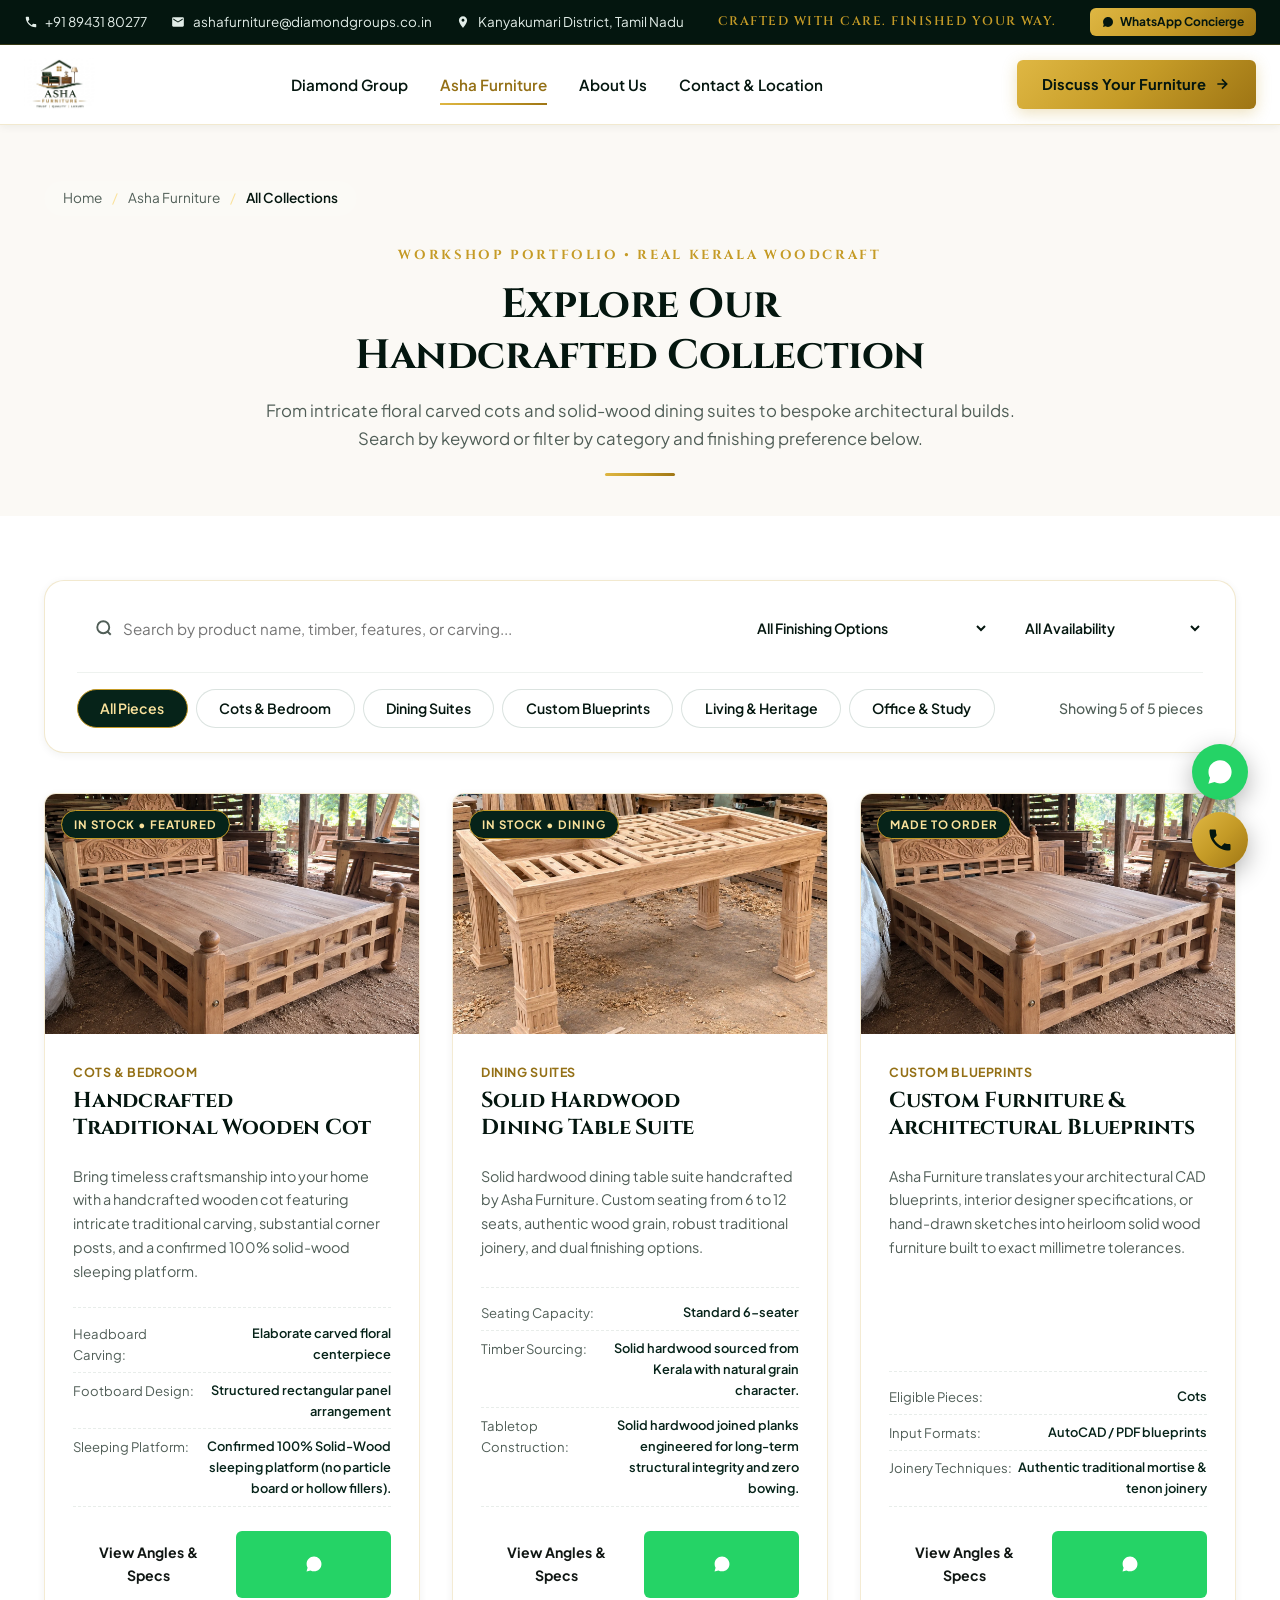
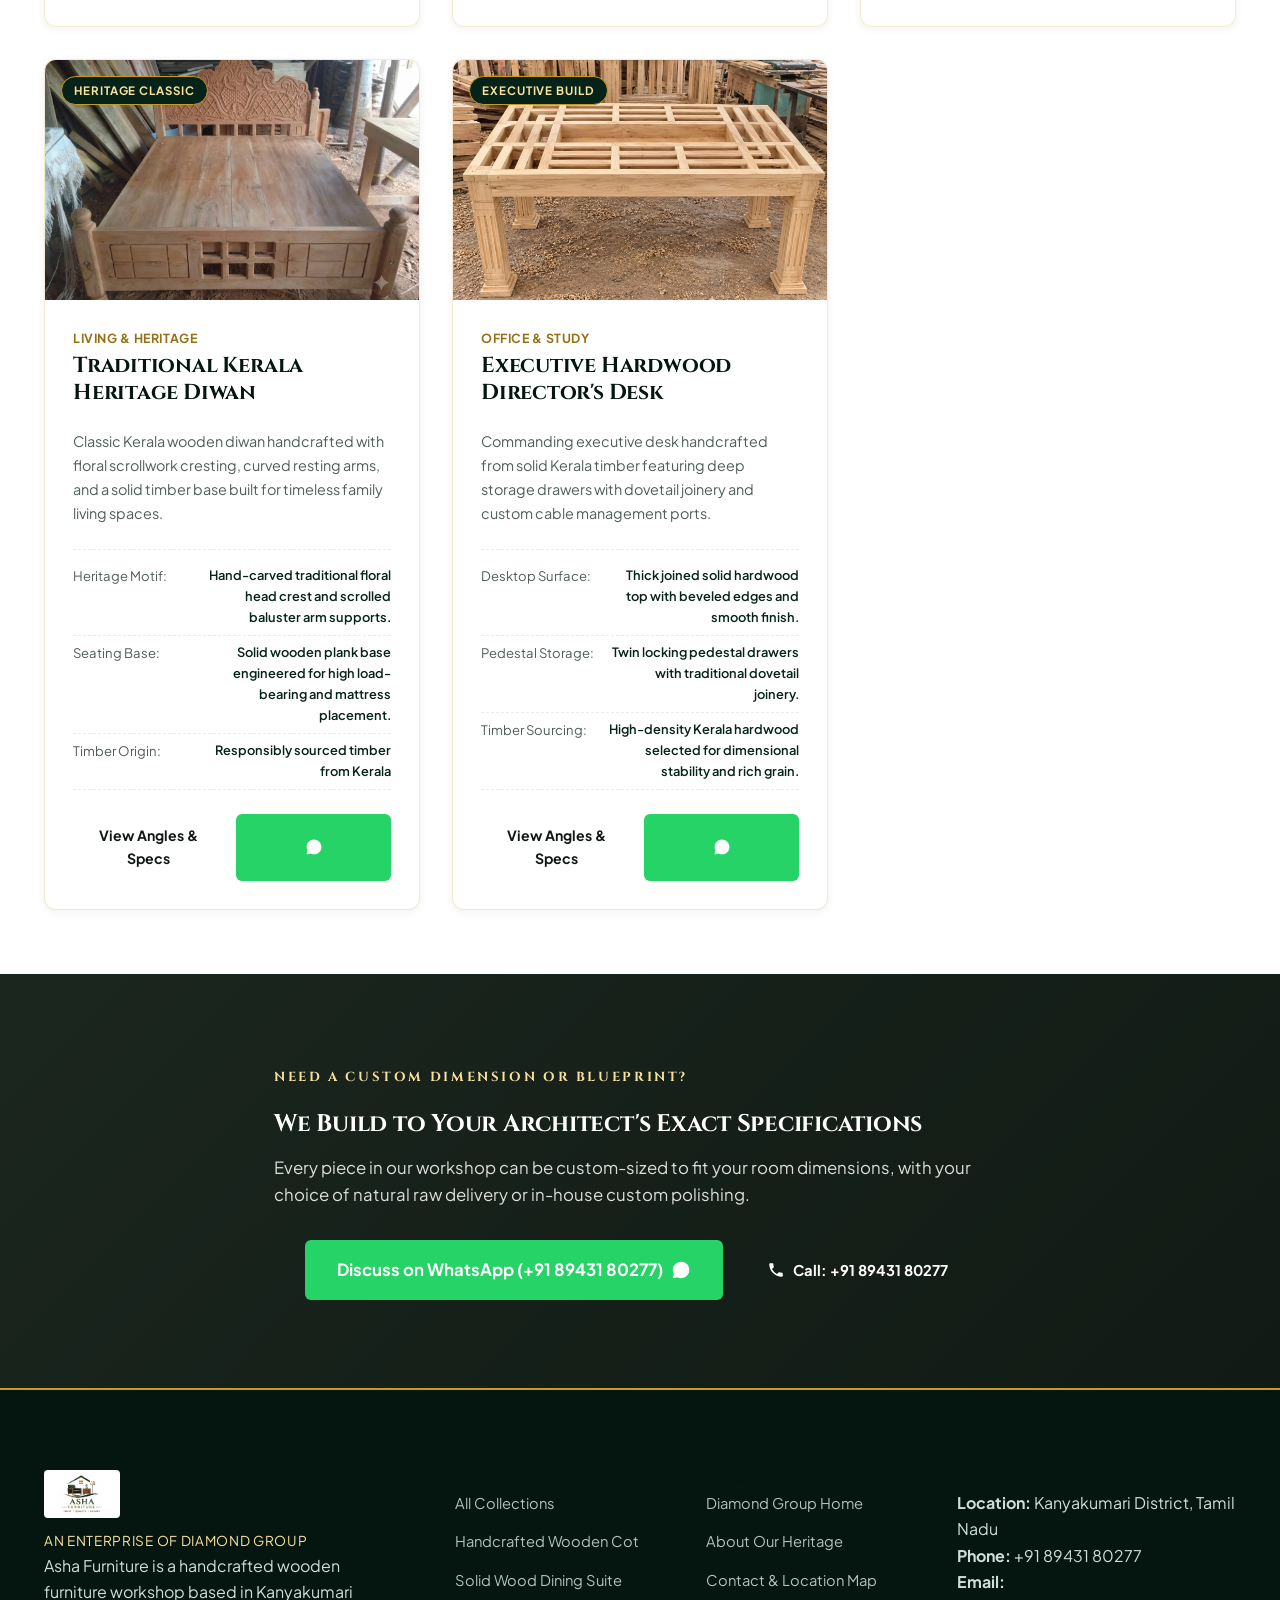
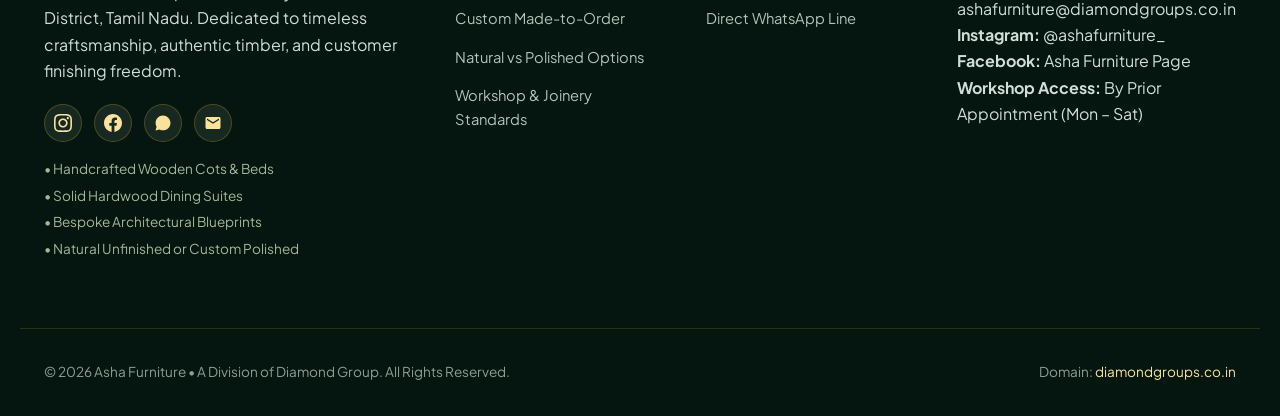
<file: furniture/collections/index.html>
<!DOCTYPE html>
<html lang="en">
<head>
  <meta charset="UTF-8">
  <meta name="viewport" content="width=device-width, initial-scale=1.0">
  <title>Handcrafted Wooden Furniture Collection | Asha Furniture Tamil Nadu</title>
  <meta name="description" content="Explore handcrafted wooden furniture by Asha Furniture, Kanyakumari District, Tamil Nadu. Search and filter our collection of traditional cots, solid hardwood dining suites, heritage diwans, and custom architectural orders.">
  <meta name="keywords" content="wooden furniture collection Tamil Nadu, Asha Furniture, handcrafted wooden cot, solid wood dining table, custom furniture Kanyakumari">
  <meta name="robots" content="index, follow">
  <link rel="canonical" href="https://www.diamondgroups.co.in/furniture/collections/">

  <!-- Open Graph -->
  <meta property="og:title" content="Handcrafted Wooden Furniture Collection | Asha Furniture">
  <meta property="og:description" content="Explore our handcrafted wooden cots, dining tables, and bespoke orders. Crafted with care in Kanyakumari District, Tamil Nadu.">
  <meta property="og:url" content="https://www.diamondgroups.co.in/furniture/collections/">
  <meta property="og:image" content="https://www.diamondgroups.co.in/Assets/furniture/bed-workshop-ornate.png">

  <link rel="icon" type="image/png" sizes="32x32" href="../../Assets/furniture/asha-furniture-favicon-32.png">
  <link rel="icon" type="image/png" sizes="192x192" href="../../Assets/furniture/asha-furniture-favicon-192.png">
  <link rel="icon" type="image/png" href="../../Assets/furniture/asha-furniture-favicon.png">
  <link rel="apple-touch-icon" href="../../Assets/furniture/asha-furniture-favicon-192.png">
  <!-- Preconnect & Preload Google Fonts -->
  <link rel="preconnect" href="https://fonts.googleapis.com">
  <link rel="preconnect" href="https://fonts.gstatic.com" crossorigin>
  <link rel="stylesheet" href="https://fonts.googleapis.com/css2?family=Cinzel:wght@500;600;700;800;900&family=Playfair+Display:ital,wght@0,500;0,600;0,700;1,400;1,600&family=Plus+Jakarta+Sans:wght@300;400;500;600;700;800&display=swap">
  <link rel="stylesheet" href="../../css/style.css">
</head>
<body>

  <!-- Top Notification & Contact Bar -->
  <aside class="top-bar" aria-label="Quick Contacts">
    <div class="container-wide top-bar-inner">
      <div class="top-bar-contact">
        <span class="top-bar-item top-bar-phone">
          <a href="tel:+918943180277">
            <svg width="14" height="14" viewBox="0 0 24 24" fill="currentColor"><path d="M6.62 10.79a15.05 15.05 0 006.59 6.59l2.2-2.2c.27-.27.67-.36 1.02-.24 1.12.37 2.33.57 3.57.57.55 0 1 .45 1 1V20c0 .55-.45 1-1 1-9.39 0-17-7.61-17-17 0-.55.45-1 1-1h3.5c.55 0 1 .45 1 1 0 1.25.2 2.45.57 3.57.11.35.03.74-.25 1.02l-2.2 2.2z"/></svg>
            +91 89431 80277
          </a>
        </span>
        <span class="top-bar-item top-bar-email">
          <svg width="14" height="14" viewBox="0 0 24 24" fill="currentColor"><path d="M20 4H4c-1.1 0-1.99.9-1.99 2L2 18c0 1.1.9 2 2 2h16c1.1 0 2-.9 2-2V6c0-1.1-.9-2-2-2zm0 4l-8 5-8-5V6l8 5 8-5v2z"/></svg>
          <a href="mailto:ashafurniture@diamondgroups.co.in">ashafurniture@diamondgroups.co.in</a>
        </span>
        <span class="top-bar-item top-bar-location">
          <svg width="14" height="14" viewBox="0 0 24 24" fill="currentColor"><path d="M12 2C8.13 2 5 5.13 5 9c0 5.25 7 13 7 13s7-7.75 7-13c0-3.87-3.13-7-7-7zm0 9.5c-1.38 0-2.5-1.12-2.5-2.5s1.12-2.5 2.5-2.5 2.5 1.12 2.5 2.5-1.12 2.5-2.5 2.5z"/></svg>
          <span>Kanyakumari District, Tamil Nadu</span>
        </span>
      </div>
      <div class="top-bar-tagline">
        CRAFTED WITH CARE. FINISHED YOUR WAY.
      </div>
      <div class="top-bar-links">
        <a href="https://wa.me/918943180277?text=Hello%20Asha%20Furniture,%20I%20would%20like%20to%20enquire%20about%20your%20furniture%20collection" target="_blank" rel="noopener" class="top-bar-btn">
          <svg width="12" height="12" viewBox="0 0 24 24" fill="currentColor"><path d="M12.04 2c-5.46 0-9.91 4.45-9.91 9.91 0 1.75.46 3.45 1.32 4.95L2.05 22l5.25-1.38c1.45.79 3.08 1.21 4.74 1.21 5.46 0 9.91-4.45 9.91-9.91 0-2.65-1.03-5.14-2.9-7.01A9.816 9.816 0 0012.04 2z"/></svg>
          WhatsApp Concierge
        </a>
      </div>
    </div>
  </aside>

  <!-- Sticky Main Header -->
  <header class="site-header">
    <div class="container-wide nav-container">
      <a href="../" class="asha-logo-wrap" title="Asha Furniture - Kanyakumari District, Tamil Nadu">
        <img src="../../Assets/furniture/asha-furniture-logo.webp" alt="Asha Furniture Logo" class="asha-logo-img" width="160" height="44">
      </a>

      <!-- Desktop Navigation Links -->
      <nav aria-label="Main Menu">
        <ul class="main-nav">
          <li><a href="../../" class="nav-link">Diamond Group</a></li>
          <li><a href="../" class="nav-link active">Asha Furniture</a></li>
          <li><a href="../../about/" class="nav-link">About Us</a></li>
          <li><a href="../../contact/" class="nav-link">Contact &amp; Location</a></li>
        </ul>
      </nav>

      <!-- Header Action Buttons -->
      <div class="nav-actions">
        <a href="https://wa.me/918943180277?text=Hello%20Asha%20Furniture,%20I%20would%20like%20to%20discuss%20a%20furniture%20requirement" target="_blank" rel="noopener" class="btn btn-primary">
          <span>Discuss Your Furniture</span>
          <svg width="16" height="16" viewBox="0 0 24 24" fill="none" stroke="currentColor" stroke-width="2.5"><path d="M5 12h14M12 5l7 7-7 7"/></svg>
        </a>
        <button class="mobile-toggle" aria-label="Open Navigation Menu">
          <svg width="26" height="26" viewBox="0 0 24 24" fill="none" stroke="currentColor" stroke-width="2"><path d="M3 12h18M3 6h18M3 18h18"/></svg>
        </button>
      </div>
    </div>
  </header>

  <!-- Accessible Mobile Slide-out Drawer -->
  <div class="drawer-overlay" aria-hidden="true"></div>
  <aside class="mobile-nav-drawer" aria-label="Mobile Navigation">
    <div class="drawer-header">
      <img src="../../Assets/furniture/asha-furniture-logo.webp" alt="Asha Furniture Emblem" style="height: 44px; width: auto;" width="140" height="44">
      <button class="dialog-close-btn drawer-close-btn" aria-label="Close menu">&times;</button>
    </div>
    <ul class="drawer-menu">
      <li><a href="../../" class="drawer-link">Diamond Group Home</a></li>
      <li><a href="../" class="drawer-link">Asha Furniture Overview</a></li>
      <li><a href="./" class="drawer-link active">&bull; Explore All Collections</a></li>
      <li><a href="../product/?id=handcrafted-wooden-cot" class="drawer-link">&bull; Handcrafted Wooden Cot</a></li>
      <li><a href="../product/?id=solid-wood-dining-table" class="drawer-link">&bull; Solid Wood Dining Suite</a></li>
      <li><a href="../product/?id=custom-furniture-orders" class="drawer-link">&bull; Custom Architectural Orders</a></li>
      <li><a href="../../about/" class="drawer-link">About Diamond Group</a></li>
      <li><a href="../../contact/" class="drawer-link">Contact &amp; Location</a></li>
    </ul>
    <div style="margin-top: 2.5rem; padding-top: 1.5rem; border-top: 1px solid rgba(197, 155, 39, 0.25);">
      <p style="color: var(--c-gold-bright); font-size: 0.85rem; margin-bottom: 0.5rem; font-weight: 700;">Direct Contact:</p>
      <p style="margin-bottom: 0.5rem;"><a href="tel:+918943180277" style="color: #ffffff; font-size: 1.05rem; font-weight: 700;">+91 89431 80277</a></p>
      <p style="margin-bottom: 1.25rem;"><a href="mailto:ashafurniture@diamondgroups.co.in" style="color: #b0c4bb; font-size: 0.9rem;">ashafurniture@diamondgroups.co.in</a></p>
      <a href="https://wa.me/918943180277?text=Hello%20Asha%20Furniture,%20I%20would%20like%20to%20discuss%20a%20furniture%20requirement" class="btn btn-primary" style="width: 100%; text-align: center;">Enquire on WhatsApp</a>
    </div>
  </aside>

  <!-- Page Header Section -->
  <section class="section" style="background: var(--c-surface); border-bottom: 1px solid var(--c-border); padding: 3.5rem 0 2.5rem;">
    <div class="container">
      <div class="breadcrumb-nav" style="margin-bottom: 1.5rem;">
        <a href="../../" style="color: var(--c-text-muted);">Home</a> &nbsp;/&nbsp;
        <a href="../" style="color: var(--c-text-muted);">Asha Furniture</a> &nbsp;/&nbsp;
        <span style="color: var(--c-emerald-950); font-weight: 600;">All Collections</span>
      </div>

      <div class="section-header" style="margin-bottom: 0;">
        <span class="section-eyebrow">Workshop Portfolio &bull; Real Kerala Woodcraft</span>
        <h1 class="section-title">Explore Our Handcrafted Collection</h1>
        <p class="section-desc" style="max-width: 760px;">
          From intricate floral carved cots and solid-wood dining suites to bespoke architectural builds. Search by keyword or filter by category and finishing preference below.
        </p>
        <div class="section-divider"></div>
      </div>
    </div>
  </section>

  <!-- Collections Catalog with Search & Filter Controls -->
  <section class="catalog-section" style="background: #ffffff; min-height: 60vh;">
    <div class="container">

      <!-- Interactive Controls Bar -->
      <div class="collection-controls-bar">
        <!-- Row 1: Search Input & Dropdowns -->
        <div class="collection-search-row">
          <div class="collection-search-wrap">
            <svg width="18" height="18" viewBox="0 0 24 24" fill="none" stroke="currentColor" stroke-width="2.5"><circle cx="11" cy="11" r="8"/><path d="M21 21l-4.35-4.35"/></svg>
            <input type="text" id="searchInput" class="collection-search-input" placeholder="Search by product name, timber, features, or carving...">
          </div>

          <div class="collection-dropdown-wrap">
            <select id="finishSelect" class="collection-select" aria-label="Filter by Finish">
              <option value="all">All Finishing Options</option>
              <option value="natural">Option A: Natural / Unfinished</option>
              <option value="polished">Option B: Custom Polished</option>
            </select>

            <select id="statusSelect" class="collection-select" aria-label="Filter by Availability">
              <option value="all">All Availability</option>
              <option value="In Stock">Ready In-Stock Only</option>
              <option value="Made to Order">Made-to-Order Only</option>
            </select>
          </div>
        </div>

        <!-- Row 2: Category Filter Pills & Results Counter -->
        <div class="collection-pills-row">
          <div class="collection-pills-list" id="categoryPillsList">
            <button type="button" class="filter-btn active" data-category="all">All Pieces</button>
            <button type="button" class="filter-btn" data-category="Cots & Bedroom">Cots &amp; Bedroom</button>
            <button type="button" class="filter-btn" data-category="Dining Suites">Dining Suites</button>
            <button type="button" class="filter-btn" data-category="Custom Blueprints">Custom Blueprints</button>
            <button type="button" class="filter-btn" data-category="Living & Heritage">Living &amp; Heritage</button>
            <button type="button" class="filter-btn" data-category="Office & Study">Office &amp; Study</button>
          </div>

          <div style="display: flex; align-items: center; gap: 1rem;">
            <span id="resultsCounter" class="results-count-text">Loading pieces...</span>
            <button type="button" id="resetFiltersBtn" class="reset-filters-btn" style="display: none;">Reset Filters</button>
          </div>
        </div>
      </div>

      <!-- Dynamic Product Cards Grid -->
      <div class="product-grid" id="collectionsGrid">
        <!-- Injected via JavaScript from furniture-data.js -->
      </div>

      <!-- Empty State (Shown when 0 items match) -->
      <div id="emptyState" style="display: none; text-align: center; padding: 4rem 2rem; background: var(--c-surface); border: 1px dashed var(--c-border); border-radius: var(--radius-lg); margin-top: 2rem;">
        <div style="display: inline-flex; align-items: center; justify-content: center; width: 64px; height: 64px; border-radius: 50%; background: rgba(197, 155, 39, 0.15); color: var(--c-gold-dark); margin-bottom: 1.25rem;">
          <svg width="28" height="28" viewBox="0 0 24 24" fill="none" stroke="currentColor" stroke-width="2"><circle cx="11" cy="11" r="8"/><path d="M21 21l-4.35-4.35"/><path d="M8 11h6"/></svg>
        </div>
        <h3 style="font-size: 1.4rem; color: var(--c-emerald-950); margin-bottom: 0.5rem;">No Handcrafted Pieces Found</h3>
        <p style="color: var(--c-text-muted); max-width: 500px; margin: 0 auto 1.5rem; line-height: 1.6;">
          We couldn't find any pieces matching your search or filter combination. You can reset filters to view all products, or discuss a custom design directly with our workshop.
        </p>
        <div style="display: flex; gap: 1rem; justify-content: center; flex-wrap: wrap;">
          <button type="button" id="emptyResetBtn" class="btn btn-secondary">Clear All Filters</button>
          <a href="https://wa.me/918943180277?text=Hello%20Asha%20Furniture,%20I%20have%20a%20specific%20furniture%20requirement%20not%20listed%20in%20your%20catalog." target="_blank" rel="noopener" class="btn btn-whatsapp">
            <span>Discuss Custom Design on WhatsApp</span>
            <svg width="18" height="18" viewBox="0 0 24 24" fill="currentColor"><path d="M12.04 2c-5.46 0-9.91 4.45-9.91 9.91 0 1.75.46 3.45 1.32 4.95L2.05 22l5.25-1.38c1.45.79 3.08 1.21 4.74 1.21 5.46 0 9.91-4.45 9.91-9.91 0-2.65-1.03-5.14-2.9-7.01A9.816 9.816 0 0012.04 2z"/></svg>
          </a>
        </div>
      </div>

    </div>
  </section>

  <!-- Workshop Consultation CTA Strip -->
  <section class="section" style="background: linear-gradient(135deg, #1b261f 0%, #111a14 100%); color: #ffffff;">
    <div class="container text-center" style="max-width: 780px;">
      <span class="section-eyebrow" style="color: var(--c-gold-bright);">Need a Custom Dimension or Blueprint?</span>
      <h2 style="color: #ffffff; margin-top: 0.5rem; margin-bottom: 1rem;">We Build to Your Architect's Exact Specifications</h2>
      <p style="color: rgba(255, 255, 255, 0.85); font-size: 1.05rem; line-height: 1.6; margin-bottom: 2rem;">
        Every piece in our workshop can be custom-sized to fit your room dimensions, with your choice of natural raw delivery or in-house custom polishing.
      </p>
      <div style="display: flex; gap: 1rem; justify-content: center; flex-wrap: wrap;">
        <a href="https://wa.me/918943180277?text=Hello%20Asha%20Furniture,%20I%20would%20like%20to%20discuss%20a%20custom%20furniture%20requirement." target="_blank" rel="noopener" class="btn btn-whatsapp" style="padding: 1rem 2rem; font-size: 1.05rem;">
          <span>Discuss on WhatsApp (+91 89431 80277)</span>
          <svg width="20" height="20" viewBox="0 0 24 24" fill="currentColor"><path d="M12.04 2c-5.46 0-9.91 4.45-9.91 9.91 0 1.75.46 3.45 1.32 4.95L2.05 22l5.25-1.38c1.45.79 3.08 1.21 4.74 1.21 5.46 0 9.91-4.45 9.91-9.91 0-2.65-1.03-5.14-2.9-7.01A9.816 9.816 0 0012.04 2z"/></svg>
        </a>
        <a href="tel:+918943180277" class="btn btn-secondary" style="border-color: rgba(255,255,255,0.3); color: #ffffff; padding: 1rem 1.75rem;">
          <svg width="18" height="18" viewBox="0 0 24 24" fill="currentColor"><path d="M6.62 10.79a15.05 15.05 0 006.59 6.59l2.2-2.2c.27-.27.67-.36 1.02-.24 1.12.37 2.33.57 3.57.57.55 0 1 .45 1 1V20c0 .55-.45 1-1 1-9.39 0-17-7.61-17-17 0-.55.45-1 1-1h3.5c.55 0 1 .45 1 1 0 1.25.2 2.45.57 3.57.11.35.03.74-.25 1.02l-2.2 2.2z"/></svg>
          <span>Call: +91 89431 80277</span>
        </a>
      </div>
    </div>
  </section>

  <!-- Standard Site Footer -->
  <footer class="site-footer">
    <div class="container footer-grid">
      <div>
        <div class="footer-logo">
          <img src="../../Assets/furniture/asha-furniture-logo.webp" alt="Asha Furniture" loading="lazy" decoding="async" width="140" height="44" style="max-height: 48px; width: auto; margin-bottom: 0.75rem; background: #ffffff; padding: 4px 10px; border-radius: 4px;">
          <span style="display: block; font-size: 0.85rem; color: var(--c-gold-bright); letter-spacing: 0.05em; text-transform: uppercase;">An Enterprise of Diamond Group</span>
        </div>
        <p class="footer-desc">
          Asha Furniture is a handcrafted wooden furniture workshop based in Kanyakumari District, Tamil Nadu. Dedicated to timeless craftsmanship, authentic timber, and customer finishing freedom.
        </p>
        <div class="footer-socials" style="margin-top: 1.25rem;">
          <a href="https://www.instagram.com/ashafurniture_/" target="_blank" rel="noopener" class="social-btn" title="Follow Asha Furniture on Instagram">
            <svg viewBox="0 0 24 24"><path d="M12 2.163c3.204 0 3.584.012 4.85.07 3.252.148 4.771 1.691 4.919 4.919.058 1.265.069 1.645.069 4.849 0 3.205-.012 3.584-.069 4.849-.149 3.225-1.664 4.771-4.919 4.919-1.266.058-1.644.07-4.85.07-3.204 0-3.584-.012-4.849-.07-3.26-.149-4.771-1.699-4.919-4.92-.058-1.265-.07-1.644-.07-4.849 0-3.204.013-3.583.07-4.849.149-3.227 1.664-4.771 4.919-4.919 1.266-.057 1.645-.069 4.849-.069zm0-2.163c-3.259 0-3.667.014-4.947.072-4.358.2-6.78 2.618-6.98 6.98-.059 1.281-.073 1.689-.073 4.948 0 3.259.014 3.668.072 4.948.2 4.358 2.618 6.78 6.98 6.98 1.281.058 1.689.072 4.948.072 3.259 0 3.668-.014 4.948-.072 4.354-.2 6.782-2.618 6.979-6.98.059-1.28.073-1.689.073-4.948 0-3.259-.014-3.667-.072-4.947-.196-4.354-2.617-6.78-6.979-6.98-1.281-.059-1.69-.073-4.949-.073zm0 5.838c-3.403 0-6.162 2.759-6.162 6.162s2.759 6.163 6.162 6.163 6.162-2.759 6.162-6.163c0-3.403-2.759-6.162-6.162-6.162zm0 10.162c-2.209 0-4-1.79-4-4 0-2.209 1.791-4 4-4s4 1.791 4 4c0 2.21-1.791 4-4 4zm6.406-11.845c-.796 0-1.441.645-1.441 1.44s.645 1.44 1.441 1.44c.795 0 1.439-.645 1.439-1.44s-.644-1.44-1.439-1.44z"/></svg>
          </a>
          <a href="https://www.facebook.com/people/Asha-Furniture-By-Diamond-Group/61594905233182/#" target="_blank" rel="noopener" class="social-btn" title="Follow Asha Furniture on Facebook">
            <svg viewBox="0 0 24 24"><path d="M24 12.073c0-6.627-5.373-12-12-12s-12 5.373-12 12c0 5.99 4.388 10.954 10.125 11.854v-8.385H7.078v-3.47h3.047V9.43c0-3.007 1.792-4.669 4.533-4.669 1.312 0 2.686.235 2.686.235v2.953H15.83c-1.491 0-1.956.925-1.956 1.874v2.25h3.328l-.532 3.47h-2.796v8.385C19.612 23.027 24 18.062 24 12.073z"/></svg>
          </a>
          <a href="https://wa.me/918943180277" target="_blank" rel="noopener" class="social-btn" title="Contact on WhatsApp">
            <svg viewBox="0 0 24 24"><path d="M12.04 2c-5.46 0-9.91 4.45-9.91 9.91 0 1.75.46 3.45 1.32 4.95L2.05 22l5.25-1.38c1.45.79 3.08 1.21 4.74 1.21 5.46 0 9.91-4.45 9.91-9.91 0-2.65-1.03-5.14-2.9-7.01A9.816 9.816 0 0012.04 2z"/></svg>
          </a>
          <a href="mailto:ashafurniture@diamondgroups.co.in" class="social-btn" title="Email Asha Furniture">
            <svg viewBox="0 0 24 24"><path d="M20 4H4c-1.1 0-1.99.9-1.99 2L2 18c0 1.1.9 2 2 2h16c1.1 0 2-.9 2-2V6c0-1.1-.9-2-2-2zm0 4l-8 5-8-5V6l8 5 8-5v2z"/></svg>
          </a>
        </div>
        <div style="margin-top: 1rem; color: #a3b899; font-size: 0.85rem;">
          <p style="margin: 0.25rem 0;">&bull; Handcrafted Wooden Cots &amp; Beds</p>
          <p style="margin: 0.25rem 0;">&bull; Solid Hardwood Dining Suites</p>
          <p style="margin: 0.25rem 0;">&bull; Bespoke Architectural Blueprints</p>
          <p style="margin: 0.25rem 0;">&bull; Natural Unfinished or Custom Polished</p>
        </div>
      </div>
      <div>
        <h4 class="footer-title">Workshop Collection</h4>
        <ul class="footer-links">
          <li><a href="./">All Collections</a></li>
          <li><a href="../product/?id=handcrafted-wooden-cot">Handcrafted Wooden Cot</a></li>
          <li><a href="../product/?id=solid-wood-dining-table">Solid Wood Dining Suite</a></li>
          <li><a href="../product/?id=custom-furniture-orders">Custom Made-to-Order</a></li>
          <li><a href="../#finishing-options">Natural vs Polished Options</a></li>
          <li><a href="../#craftsmanship">Workshop &amp; Joinery Standards</a></li>
        </ul>
      </div>
      <div>
        <h4 class="footer-title">Diamond Group</h4>
        <ul class="footer-links">
          <li><a href="../../">Diamond Group Home</a></li>
          <li><a href="../../about/">About Our Heritage</a></li>
          <li><a href="../../contact/">Contact &amp; Location Map</a></li>
          <li><a href="https://wa.me/918943180277">Direct WhatsApp Line</a></li>
        </ul>
      </div>
      <div>
        <h4 class="footer-title">Workshop Contact</h4>
        <div class="footer-contact-item">
          <strong>Location:</strong> Kanyakumari District, Tamil Nadu
        </div>
        <div class="footer-contact-item">
          <strong>Phone:</strong> <a href="tel:+918943180277">+91 89431 80277</a>
        </div>
        <div class="footer-contact-item">
          <strong>Email:</strong> <a href="mailto:ashafurniture@diamondgroups.co.in">ashafurniture@diamondgroups.co.in</a>
        </div>
        <div class="footer-contact-item">
          <strong>Instagram:</strong> <a href="https://www.instagram.com/ashafurniture_/" target="_blank" rel="noopener">@ashafurniture_</a>
        </div>
        <div class="footer-contact-item">
          <strong>Facebook:</strong> <a href="https://www.facebook.com/people/Asha-Furniture-By-Diamond-Group/61594905233182/#" target="_blank" rel="noopener">Asha Furniture Page</a>
        </div>
        <div class="footer-contact-item">
          <strong>Workshop Access:</strong> By Prior Appointment (Mon &ndash; Sat)
        </div>
      </div>
    </div>
    <div class="container footer-bottom">
      <p>&copy; 2026 Asha Furniture &bull; A Division of Diamond Group. All Rights Reserved.</p>
      <p>Domain: <a href="https://www.diamondgroups.co.in" style="color: var(--c-gold-bright);">diamondgroups.co.in</a></p>
    </div>
  </footer>

  <!-- Floating WhatsApp & Phone Actions -->
  <div class="floating-actions" aria-label="Quick Connect">
    <a href="https://wa.me/918943180277?text=Hello%20Asha%20Furniture,%20I%20am%20interested%20in%20your%20handcrafted%20furniture%20collection" target="_blank" rel="noopener" class="float-btn float-btn-whatsapp" title="Chat on WhatsApp">
      <svg viewBox="0 0 24 24"><path d="M12.04 2c-5.46 0-9.91 4.45-9.91 9.91 0 1.75.46 3.45 1.32 4.95L2.05 22l5.25-1.38c1.45.79 3.08 1.21 4.74 1.21 5.46 0 9.91-4.45 9.91-9.91 0-2.65-1.03-5.14-2.9-7.01A9.816 9.816 0 0012.04 2z"/></svg>
    </a>
    <a href="tel:+918943180277" class="float-btn float-btn-call" title="Call Asha Furniture">
      <svg viewBox="0 0 24 24"><path d="M6.62 10.79a15.05 15.05 0 006.59 6.59l2.2-2.2c.27-.27.67-.36 1.02-.24 1.12.37 2.33.57 3.57.57.55 0 1 .45 1 1V20c0 .55-.45 1-1 1-9.39 0-17-7.61-17-17 0-.55.45-1 1-1h3.5c.55 0 1 .45 1 1 0 1.25.2 2.45.57 3.57.11.35.03.74-.25 1.02l-2.2 2.2z"/></svg>
    </a>
  </div>

  <!-- Interactive Search & Filtering Engine Script -->
  <script type="module">
    import { FURNITURE_PRODUCTS } from '../../js/furniture-data.js';

    // State
    let activeCategory = 'all';
    let searchQuery = '';
    let activeFinish = 'all';
    let activeStatus = 'all';

    // DOM Elements
    const grid = document.getElementById('collectionsGrid');
    const emptyState = document.getElementById('emptyState');
    const searchInput = document.getElementById('searchInput');
    const finishSelect = document.getElementById('finishSelect');
    const statusSelect = document.getElementById('statusSelect');
    const counter = document.getElementById('resultsCounter');
    const resetBtn = document.getElementById('resetFiltersBtn');
    const emptyResetBtn = document.getElementById('emptyResetBtn');
    const categoryButtons = document.querySelectorAll('#categoryPillsList .filter-btn');

    // Parse initial URL query params if present (e.g. ?category=Dining+Suites)
    const initialParams = new URLSearchParams(window.location.search);
    if (initialParams.has('category')) {
      activeCategory = initialParams.get('category');
      categoryButtons.forEach(btn => {
        if (btn.getAttribute('data-category').toLowerCase() === activeCategory.toLowerCase()) {
          categoryButtons.forEach(b => b.classList.remove('active'));
          btn.classList.add('active');
        }
      });
    }
    if (initialParams.has('q')) {
      searchQuery = initialParams.get('q');
      searchInput.value = searchQuery;
    }

    // Filter Logic
    function filterProducts() {
      const q = searchQuery.trim().toLowerCase();

      return FURNITURE_PRODUCTS.filter(item => {
        // 1. Category Filter
        if (activeCategory !== 'all' && item.category.toLowerCase() !== activeCategory.toLowerCase()) {
          return false;
        }

        // 2. Finish Filter
        if (activeFinish !== 'all') {
          if (!item.finishingAvailability || !item.finishingAvailability.includes(activeFinish)) {
            return false;
          }
        }

        // 3. Status Filter
        if (activeStatus !== 'all' && item.status !== activeStatus) {
          return false;
        }

        // 4. Search Query Filter
        if (q.length > 0) {
          const matchName = item.name.toLowerCase().includes(q);
          const matchSub = item.subtitle.toLowerCase().includes(q);
          const matchCat = item.category.toLowerCase().includes(q);
          const matchKeywords = item.keywords ? item.keywords.some(k => k.toLowerCase().includes(q)) : false;
          const matchSpecs = item.specs ? item.specs.some(s => s.key.toLowerCase().includes(q) || s.val.toLowerCase().includes(q)) : false;

          if (!matchName && !matchSub && !matchCat && !matchKeywords && !matchSpecs) {
            return false;
          }
        }

        return true;
      });
    }

    // Render Function
    function renderGrid() {
      const results = filterProducts();

      // Update counter
      counter.textContent = `Showing ${results.length} of ${FURNITURE_PRODUCTS.length} pieces`;

      // Show / hide reset button
      const hasActiveFilters = activeCategory !== 'all' || activeFinish !== 'all' || activeStatus !== 'all' || searchQuery.trim().length > 0;
      resetBtn.style.display = hasActiveFilters ? 'inline-block' : 'none';

      // Check for empty state
      if (results.length === 0) {
        grid.style.display = 'none';
        emptyState.style.display = 'block';
        return;
      }

      grid.style.display = 'grid';
      emptyState.style.display = 'none';

      grid.innerHTML = results.map(p => {
        // Build specs pills
        const keySpecs = p.specs ? p.specs.slice(0, 3) : [];
        const specsHtml = keySpecs.map(s => `
          <div class="product-spec-row">
            <span class="product-spec-label">${s.key}:</span>
            <span class="product-spec-val" style="font-size: 0.8rem; text-align: right; max-width: 60%;">${s.val.split(',')[0]}</span>
          </div>
        `).join('');

        const waMsg = `Hello Asha Furniture, I saw the ${p.name} on your collections catalog and would like to know dimensions, finishes, and pricing.`;
        const waUrl = `https://wa.me/918943180277?text=${encodeURIComponent(waMsg)}`;

        return `
          <article class="product-card">
            <div class="product-card-media">
              <img src="${p.gallery && p.gallery[0] ? p.gallery[0].src : p.heroImage}" alt="${p.name}" loading="lazy" decoding="async" width="400" height="260">
              <span class="product-tag">${p.badge}</span>
            </div>
            <div class="product-card-body">
              <span style="font-size: 0.78rem; font-weight: 700; text-transform: uppercase; color: var(--c-gold-dark); letter-spacing: 0.05em; margin-bottom: 0.25rem;">
                ${p.category}
              </span>
              <h3 class="product-card-title">${p.name}</h3>
              <p class="product-card-desc">${p.subtitle}</p>

              <div style="margin-bottom: 1.5rem; border-top: 1px dashed #e8edea; padding-top: 0.5rem;">
                ${specsHtml}
              </div>

              <div class="product-card-actions" style="margin-top: auto;">
                <a href="../product/?id=${p.id}" class="btn btn-secondary" style="flex: 1; justify-content: center; font-size: 0.88rem; padding: 0.65rem 0.75rem;">
                  <span>View Angles &amp; Specs</span>
                </a>
                <a href="${waUrl}" target="_blank" rel="noopener" class="btn btn-whatsapp" style="padding: 0.65rem 0.85rem;" title="Enquire on WhatsApp">
                  <svg width="18" height="18" viewBox="0 0 24 24" fill="currentColor"><path d="M12.04 2c-5.46 0-9.91 4.45-9.91 9.91 0 1.75.46 3.45 1.32 4.95L2.05 22l5.25-1.38c1.45.79 3.08 1.21 4.74 1.21 5.46 0 9.91-4.45 9.91-9.91 0-2.65-1.03-5.14-2.9-7.01A9.816 9.816 0 0012.04 2z"/></svg>
                </a>
              </div>
            </div>
          </article>
        `;
      }).join('');
    }

    // Event Handlers
    searchInput.addEventListener('input', (e) => {
      searchQuery = e.target.value;
      renderGrid();
    });

    finishSelect.addEventListener('change', (e) => {
      activeFinish = e.target.value;
      renderGrid();
    });

    statusSelect.addEventListener('change', (e) => {
      activeStatus = e.target.value;
      renderGrid();
    });

    categoryButtons.forEach(btn => {
      btn.addEventListener('click', () => {
        categoryButtons.forEach(b => b.classList.remove('active'));
        btn.classList.add('active');
        activeCategory = btn.getAttribute('data-category');
        renderGrid();
      });
    });

    function resetAllFilters() {
      activeCategory = 'all';
      searchQuery = '';
      activeFinish = 'all';
      activeStatus = 'all';

      searchInput.value = '';
      finishSelect.value = 'all';
      statusSelect.value = 'all';

      categoryButtons.forEach(b => b.classList.remove('active'));
      if (categoryButtons[0]) categoryButtons[0].classList.add('active');

      renderGrid();
    }

    resetBtn.addEventListener('click', resetAllFilters);
    emptyResetBtn.addEventListener('click', resetAllFilters);

    // Initial render
    renderGrid();

    // Mobile Drawer Toggle
    const mobileToggle = document.querySelector('.mobile-toggle');
    const drawer = document.querySelector('.mobile-nav-drawer');
    const overlay = document.querySelector('.drawer-overlay');
    const drawerClose = document.querySelector('.drawer-close-btn');

    function openDrawer() {
      if (drawer && overlay) {
        drawer.classList.add('open');
        drawer.classList.add('active');
        overlay.classList.add('active');
        overlay.classList.add('open');
        document.body.style.overflow = 'hidden';
      }
    }
    function closeDrawer() {
      if (drawer && overlay) {
        drawer.classList.remove('open');
        drawer.classList.remove('active');
        overlay.classList.remove('active');
        overlay.classList.remove('open');
        document.body.style.overflow = '';
      }
    }

    if (mobileToggle) mobileToggle.addEventListener('click', openDrawer);
    if (drawerClose) drawerClose.addEventListener('click', closeDrawer);
    if (overlay) overlay.addEventListener('click', closeDrawer);

    document.querySelectorAll('.drawer-link').forEach(link => {
      link.addEventListener('click', closeDrawer);
    });

    document.addEventListener('keydown', (e) => {
      if (e.key === 'Escape') closeDrawer();
    });
  </script>
</body>
</html>
</file>
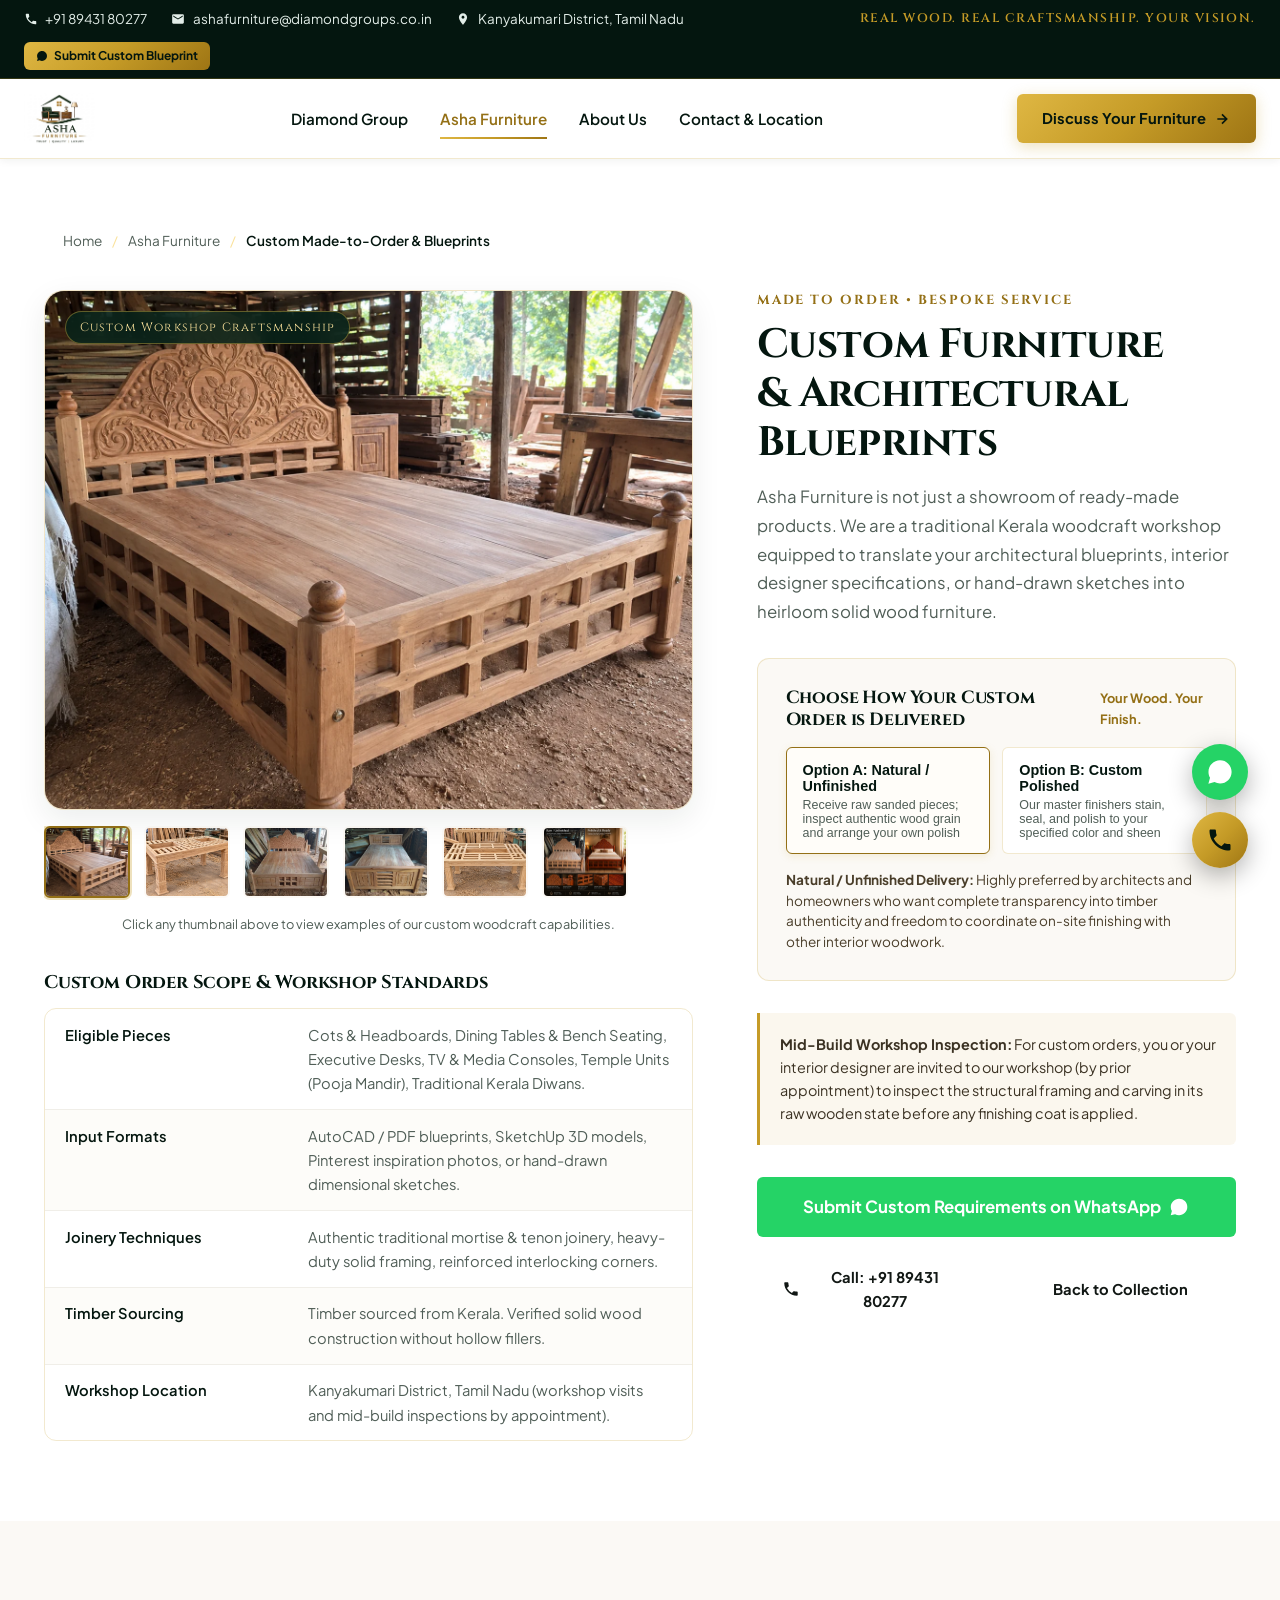
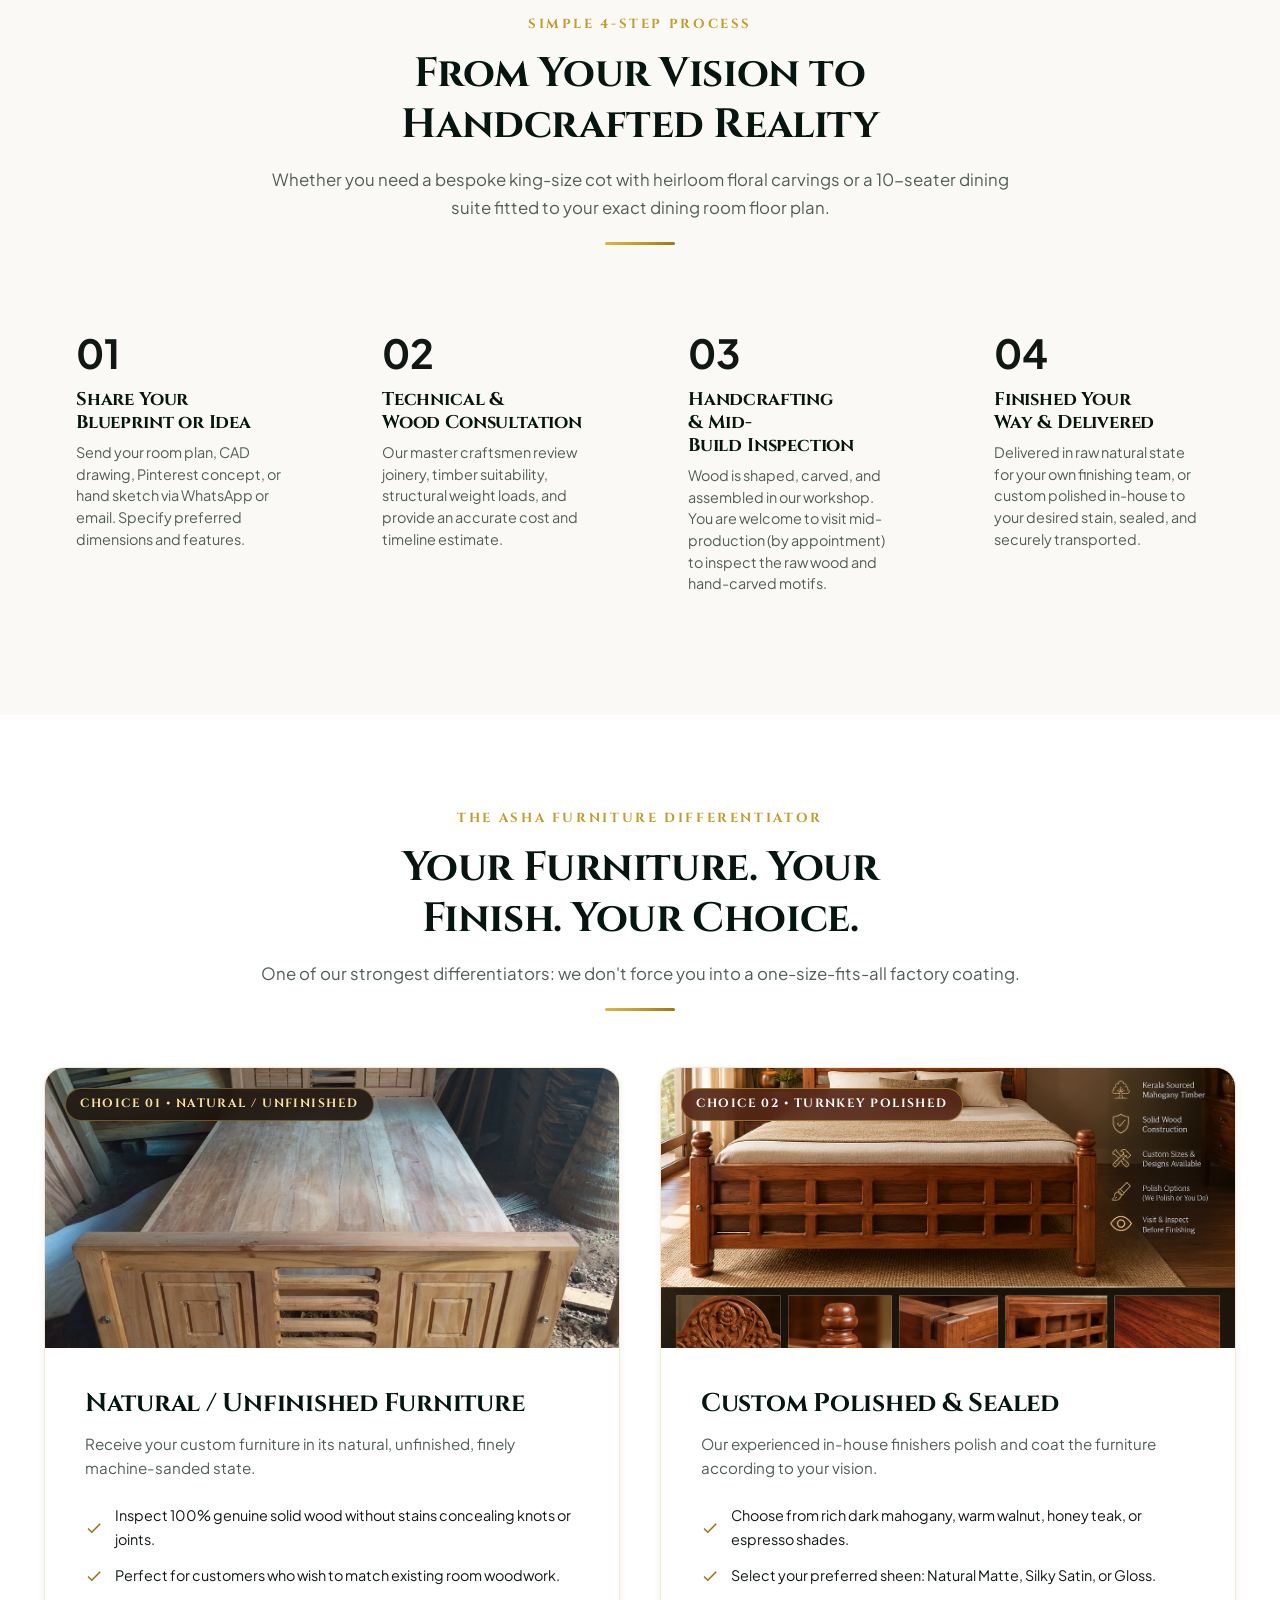
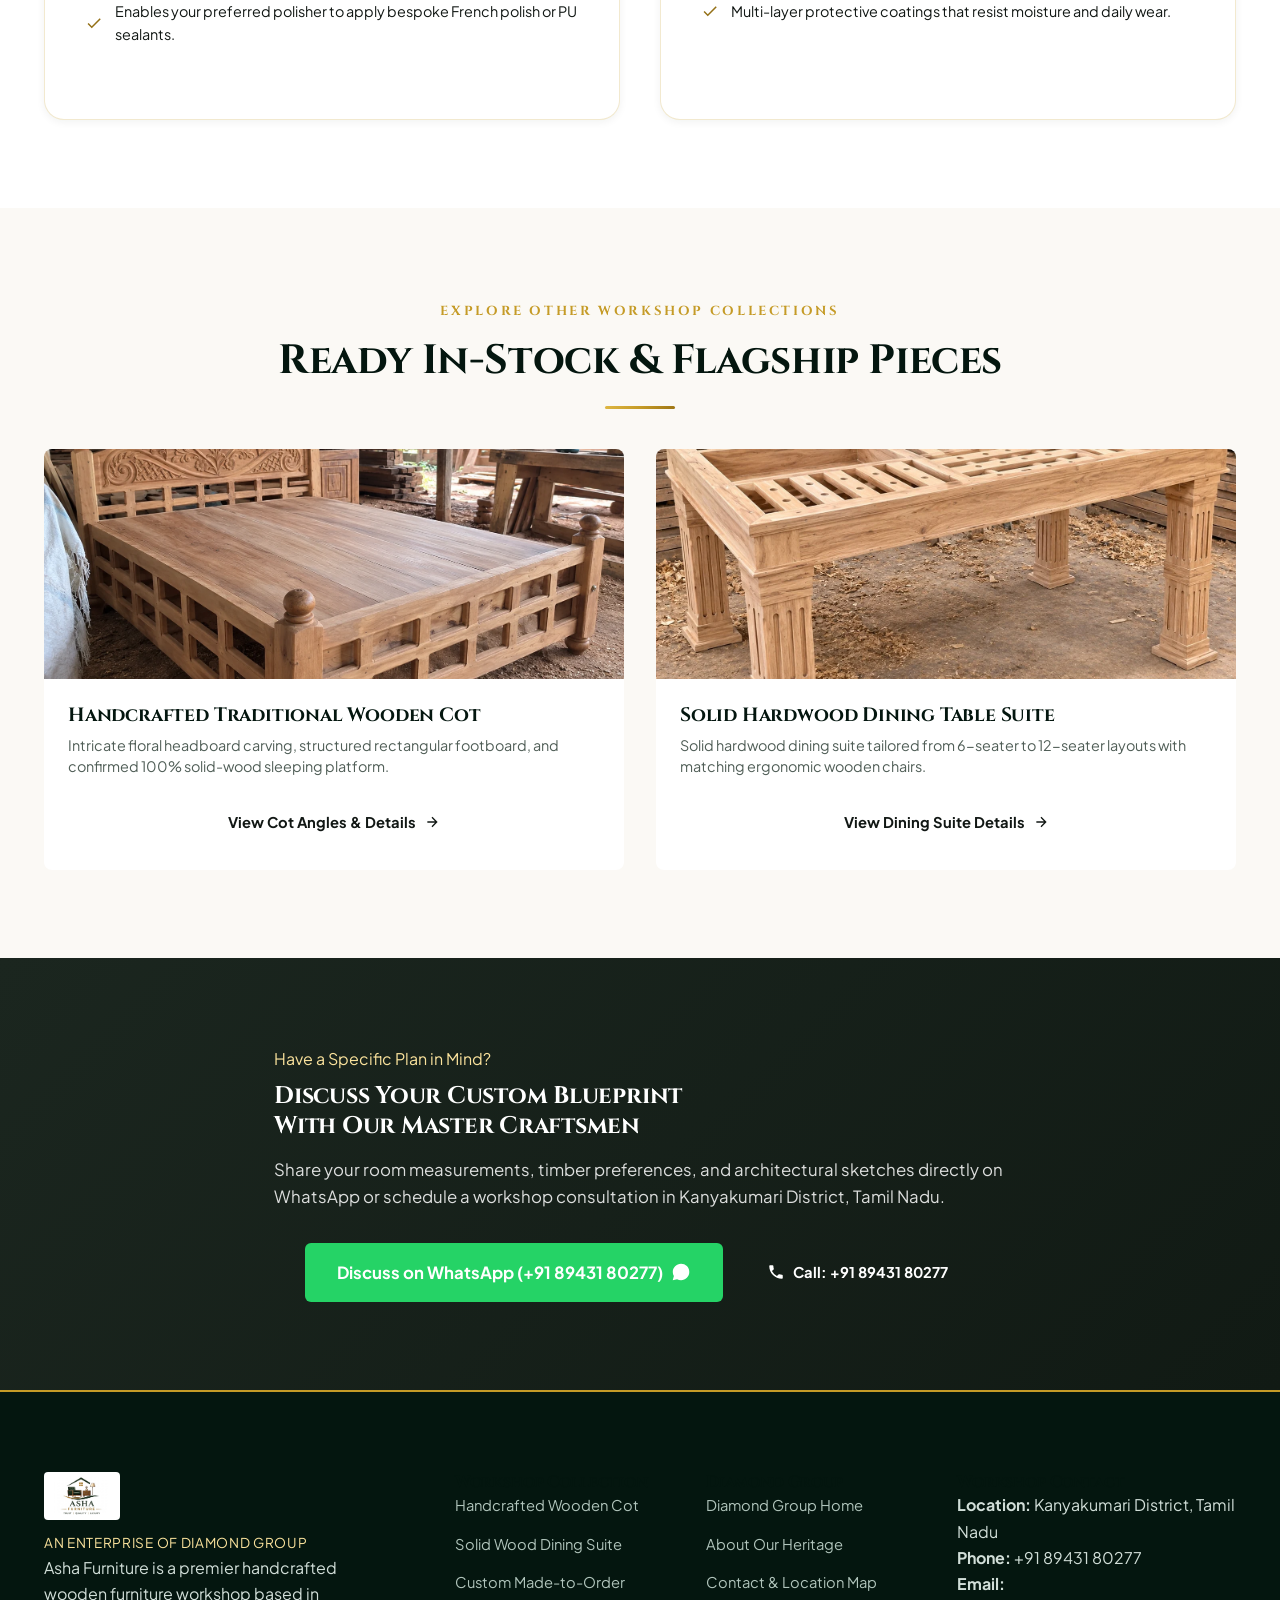
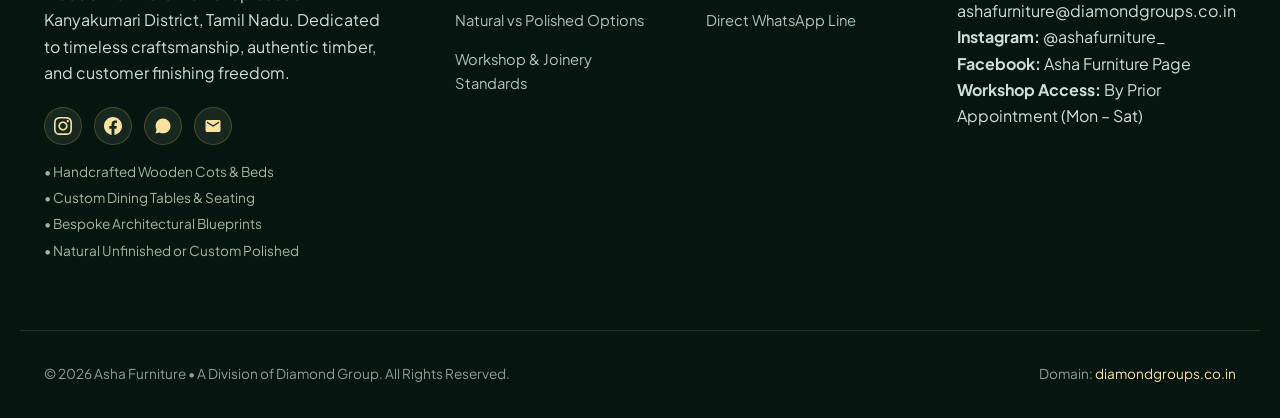
<file: furniture/custom-furniture-orders/index.html>
<!DOCTYPE html>
<html lang="en">
<head>
  <meta charset="UTF-8">
  <meta name="viewport" content="width=device-width, initial-scale=1.0">
  <title>Custom Architectural &amp; Made-to-Order Wooden Furniture | Asha Furniture Tamil Nadu</title>
  <meta name="description" content="Custom handcrafted wooden furniture by Asha Furniture, Kanyakumari District, Tamil Nadu. Custom dimensions, architectural CAD blueprints, traditional joinery, and dual finishing choices: natural unfinished or custom workshop polish.">
  <meta name="keywords" content="custom wooden furniture Tamil Nadu, custom furniture makers Kanyakumari, bespoke furniture, Kerala style furniture, custom wooden cot maker, Asha Furniture">
  <meta name="robots" content="index, follow">
  <link rel="canonical" href="https://www.diamondgroups.co.in/furniture/custom-furniture-orders/">

  <!-- Open Graph -->
  <meta property="og:title" content="Custom Architectural &amp; Made-to-Order Wooden Furniture | Asha Furniture">
  <meta property="og:description" content="From CAD drawings to heirloom wooden furniture. Crafted with care in Kanyakumari District, Tamil Nadu. Choose your wood, choose your finish.">
  <meta property="og:url" content="https://www.diamondgroups.co.in/furniture/custom-furniture-orders/">
  <meta property="og:image" content="https://www.diamondgroups.co.in/Assets/furniture/bed-workshop-ornate.png">

  <link rel="icon" type="image/png" sizes="32x32" href="../../Assets/furniture/asha-furniture-favicon-32.png">
  <link rel="icon" type="image/png" sizes="192x192" href="../../Assets/furniture/asha-furniture-favicon-192.png">
  <link rel="icon" type="image/png" href="../../Assets/furniture/asha-furniture-favicon.png">
  <link rel="apple-touch-icon" href="../../Assets/furniture/asha-furniture-favicon-192.png">
  <!-- Preconnect & Preload Google Fonts -->
  <link rel="preconnect" href="https://fonts.googleapis.com">
  <link rel="preconnect" href="https://fonts.gstatic.com" crossorigin>
  <link rel="stylesheet" href="https://fonts.googleapis.com/css2?family=Cinzel:wght@500;600;700;800;900&family=Playfair+Display:ital,wght@0,500;0,600;0,700;1,400;1,600&family=Plus+Jakarta+Sans:wght@300;400;500;600;700;800&display=swap">
  <link rel="stylesheet" href="../../css/style.css">

  <!-- Schema.org Service / Product -->
  <script type="application/ld+json">
  {
    "@context": "https://schema.org",
    "@type": "Service",
    "name": "Custom Architectural & Made-to-Order Wooden Furniture",
    "serviceType": "Custom Wooden Furniture Manufacturing",
    "provider": {
      "@type": "FurnitureStore",
      "name": "Asha Furniture",
      "telephone": "+918943180277",
      "email": "ashafurniture@diamondgroups.co.in",
      "sameAs": [
        "https://www.facebook.com/people/Asha-Furniture-By-Diamond-Group/61594905233182/#",
        "https://www.instagram.com/ashafurniture_/"
      ],
      "address": {
        "@type": "PostalAddress",
        "addressLocality": "Kanyakumari District",
        "addressRegion": "Tamil Nadu",
        "addressCountry": "IN"
      }
    },
    "areaServed": {
      "@type": "AdministrativeArea",
      "name": "South India"
    },
    "description": "Bespoke handcrafted wooden furniture manufacturing according to architect blueprints, sketches, and customer dimensions, with natural raw or custom polished delivery options."
  }
  </script>
</head>
<body>

  <!-- Top Notification & Contact Bar -->
  <aside class="top-bar" aria-label="Quick Contacts">
    <div class="container-wide top-bar-inner">
      <div class="top-bar-contact">
        <span class="top-bar-item top-bar-phone">
          <a href="tel:+918943180277">
            <svg width="14" height="14" viewBox="0 0 24 24" fill="currentColor"><path d="M6.62 10.79a15.05 15.05 0 006.59 6.59l2.2-2.2c.27-.27.67-.36 1.02-.24 1.12.37 2.33.57 3.57.57.55 0 1 .45 1 1V20c0 .55-.45 1-1 1-9.39 0-17-7.61-17-17 0-.55.45-1 1-1h3.5c.55 0 1 .45 1 1 0 1.25.2 2.45.57 3.57.11.35.03.74-.25 1.02l-2.2 2.2z"/></svg>
            +91 89431 80277
          </a>
        </span>
        <span class="top-bar-item top-bar-email">
          <svg width="14" height="14" viewBox="0 0 24 24" fill="currentColor"><path d="M20 4H4c-1.1 0-1.99.9-1.99 2L2 18c0 1.1.9 2 2 2h16c1.1 0 2-.9 2-2V6c0-1.1-.9-2-2-2zm0 4l-8 5-8-5V6l8 5 8-5v2z"/></svg>
          <a href="mailto:ashafurniture@diamondgroups.co.in">ashafurniture@diamondgroups.co.in</a>
        </span>
        <span class="top-bar-item top-bar-location">
          <svg width="14" height="14" viewBox="0 0 24 24" fill="currentColor"><path d="M12 2C8.13 2 5 5.13 5 9c0 5.25 7 13 7 13s7-7.75 7-13c0-3.87-3.13-7-7-7zm0 9.5c-1.38 0-2.5-1.12-2.5-2.5s1.12-2.5 2.5-2.5 2.5 1.12 2.5 2.5-1.12 2.5-2.5 2.5z"/></svg>
          <span>Kanyakumari District, Tamil Nadu</span>
        </span>
      </div>
      <div class="top-bar-tagline">
        REAL WOOD. REAL CRAFTSMANSHIP. YOUR VISION.
      </div>
      <div class="top-bar-links">
        <a href="https://wa.me/918943180277?text=Hello%20Asha%20Furniture,%20I%20have%20a%20custom%20design%20/%20architectural%20blueprint%20requirement%20I%20would%20like%20to%20discuss." target="_blank" rel="noopener" class="top-bar-btn">
          <svg width="12" height="12" viewBox="0 0 24 24" fill="currentColor"><path d="M12.04 2c-5.46 0-9.91 4.45-9.91 9.91 0 1.75.46 3.45 1.32 4.95L2.05 22l5.25-1.38c1.45.79 3.08 1.21 4.74 1.21 5.46 0 9.91-4.45 9.91-9.91 0-2.65-1.03-5.14-2.9-7.01A9.816 9.816 0 0012.04 2z"/></svg>
          Submit Custom Blueprint
        </a>
      </div>
    </div>
  </aside>

  <!-- Sticky Main Header -->
  <header class="site-header">
    <div class="container-wide nav-container">
      <a href="../" class="asha-logo-wrap" title="Asha Furniture - Kanyakumari District, Tamil Nadu">
        <img src="../../Assets/furniture/asha-furniture-logo.webp" alt="Asha Furniture Logo" class="asha-logo-img" width="160" height="44">
      </a>

      <!-- Desktop Navigation Links -->
      <nav aria-label="Main Menu">
        <ul class="main-nav">
          <li><a href="../../" class="nav-link">Diamond Group</a></li>
          <li><a href="../" class="nav-link active">Asha Furniture</a></li>
          <li><a href="../../about/" class="nav-link">About Us</a></li>
          <li><a href="../../contact/" class="nav-link">Contact &amp; Location</a></li>
        </ul>
      </nav>

      <!-- Header Action Buttons -->
      <div class="nav-actions">
        <a href="https://wa.me/918943180277?text=Hello%20Asha%20Furniture,%20I%20would%20like%20to%20discuss%20a%20custom%20furniture%20order" target="_blank" rel="noopener" class="btn btn-primary">
          <span>Discuss Your Furniture</span>
          <svg width="16" height="16" viewBox="0 0 24 24" fill="none" stroke="currentColor" stroke-width="2.5"><path d="M5 12h14M12 5l7 7-7 7"/></svg>
        </a>
        <button class="mobile-toggle" aria-label="Open Navigation Menu">
          <svg width="26" height="26" viewBox="0 0 24 24" fill="none" stroke="currentColor" stroke-width="2"><path d="M3 12h18M3 6h18M3 18h18"/></svg>
        </button>
      </div>
    </div>
  </header>

  <!-- Accessible Mobile Slide-out Drawer -->
  <div class="drawer-overlay" aria-hidden="true"></div>
  <aside class="mobile-nav-drawer" aria-label="Mobile Navigation">
    <div class="drawer-header">
      <img src="../../Assets/furniture/asha-furniture-logo.webp" alt="Asha Furniture Emblem" style="height: 44px; width: auto;" width="140" height="44">
      <button class="dialog-close-btn drawer-close-btn" aria-label="Close menu">&times;</button>
    </div>
    <ul class="drawer-menu">
      <li><a href="../../" class="drawer-link">Diamond Group Home</a></li>
      <li><a href="../" class="drawer-link active">Asha Furniture Collection</a></li>
      <li><a href="../handcrafted-wooden-cot/" class="drawer-link">&bull; Handcrafted Wooden Cot</a></li>
      <li><a href="../solid-wood-dining-table/" class="drawer-link">&bull; Solid Wood Dining Suite</a></li>
      <li><a href="../custom-furniture-orders/" class="drawer-link active">&bull; Custom Architectural Orders</a></li>
      <li><a href="../../about/" class="drawer-link">About Diamond Group</a></li>
      <li><a href="../../contact/" class="drawer-link">Contact &amp; Location</a></li>
    </ul>
    <div style="margin-top: 2.5rem; padding-top: 1.5rem; border-top: 1px solid rgba(197, 155, 39, 0.25);">
      <p style="color: var(--c-gold-bright); font-size: 0.85rem; margin-bottom: 0.5rem; font-weight: 700;">Direct Contact:</p>
      <p style="margin-bottom: 0.5rem;"><a href="tel:+918943180277" style="color: #ffffff; font-size: 1.05rem; font-weight: 700;">+91 89431 80277</a></p>
      <p style="margin-bottom: 1.25rem;"><a href="mailto:ashafurniture@diamondgroups.co.in" style="color: #b0c4bb; font-size: 0.9rem;">ashafurniture@diamondgroups.co.in</a></p>
      <a href="https://wa.me/918943180277?text=Hello%20Asha%20Furniture,%20I%20would%20like%20to%20discuss%20a%20custom%20furniture%20order" class="btn btn-primary" style="width: 100%; text-align: center;">Enquire on WhatsApp</a>
    </div>
  </aside>

  <!-- Product Detail Section -->
  <section class="product-detail-section">
    <div class="container">
      <div class="breadcrumb-nav" style="margin-bottom: 2rem;">
        <a href="../../" style="color: var(--c-text-muted);">Home</a> &nbsp;/&nbsp;
        <a href="../" style="color: var(--c-text-muted);">Asha Furniture</a> &nbsp;/&nbsp;
        <span style="color: var(--c-emerald-950); font-weight: 600;">Custom Made-to-Order &amp; Blueprints</span>
      </div>

      <div class="product-detail-grid">
        <!-- Left Column: Multi-Angle Interactive Gallery -->
        <div class="product-gallery-wrap">
          <div class="product-gallery-main">
            <span class="gallery-floating-badge" id="galleryViewBadge">Custom Workshop Craftsmanship</span>
            <img id="mainGalleryImg" src="../../Assets/furniture/bed-workshop-ornate.webp" alt="Asha Furniture Workshop Custom Manufacturing" fetchpriority="high" width="1448" height="1086">
          </div>

          <!-- Thumbnails Strip -->
          <div class="product-thumbnails-strip" aria-label="Custom Workshop Examples">
            <button type="button" class="gallery-thumb-btn active" data-img="../../Assets/furniture/bed-workshop-ornate.webp" data-badge="Bespoke Handcrafted Cot in Workshop" title="Workshop Bench View">
              <img src="../../Assets/furniture/bed-workshop-ornate.webp" alt="Workshop Bed Thumbnail" loading="lazy" decoding="async" width="90" height="68">
            </button>
            <button type="button" class="gallery-thumb-btn" data-img="../../Assets/furniture/dining-table-angle-1.webp" data-badge="Architectural Solid Wood Dining Suite" title="Custom Dining Setup">
              <img src="../../Assets/furniture/dining-table-angle-1.webp" alt="Custom Dining Thumbnail" loading="lazy" decoding="async" width="90" height="68">
            </button>
            <button type="button" class="gallery-thumb-btn" data-img="../../Assets/furniture/bed-angle-carving-detail.webp" data-badge="Intricate Hand-Carved Architectural Relief" title="Carving Detail">
              <img src="../../Assets/furniture/bed-angle-carving-detail.webp" alt="Carving Detail Thumbnail" loading="lazy" decoding="async" width="90" height="68">
            </button>
            <button type="button" class="gallery-thumb-btn" data-img="../../Assets/furniture/bed-raw-workshop-full.webp" data-badge="Solid Timber Joinery & Sleeping Platform" title="Joinery Structure">
              <img src="../../Assets/furniture/bed-raw-workshop-full.webp" alt="Structure Thumbnail" loading="lazy" decoding="async" width="90" height="68">
            </button>
            <button type="button" class="gallery-thumb-btn" data-img="../../Assets/furniture/dining-table-angle-2.webp" data-badge="Custom Profile Wooden Seating & Tabletop" title="Seating Profiles">
              <img src="../../Assets/furniture/dining-table-angle-2.webp" alt="Seating Profiles Thumbnail" loading="lazy" decoding="async" width="90" height="68">
            </button>
            <button type="button" class="gallery-thumb-btn" data-img="../../Assets/furniture/bed-raw-vs-polished.webp" data-badge="Finishing Freedom: Raw Wood vs Polished" title="Finish Freedom">
              <img src="../../Assets/furniture/bed-raw-vs-polished.webp" alt="Finish Freedom Thumbnail" loading="lazy" decoding="async" width="90" height="68">
            </button>
          </div>
          <p style="font-size: 0.8rem; color: var(--c-text-muted); margin-top: 0.5rem; text-align: center;">
            Click any thumbnail above to view examples of our custom woodcraft capabilities.
          </p>

          <!-- Specifications Table -->
          <div class="product-specs-section">
            <h3 class="product-specs-title">Custom Order Scope &amp; Workshop Standards</h3>
            <div class="spec-box" style="margin-bottom: 0;">
              <div class="spec-row">
                <span class="spec-key">Eligible Pieces</span>
                <span class="spec-val">Cots &amp; Headboards, Dining Tables &amp; Bench Seating, Executive Desks, TV &amp; Media Consoles, Temple Units (Pooja Mandir), Traditional Kerala Diwans.</span>
              </div>
              <div class="spec-row">
                <span class="spec-key">Input Formats</span>
                <span class="spec-val">AutoCAD / PDF blueprints, SketchUp 3D models, Pinterest inspiration photos, or hand-drawn dimensional sketches.</span>
              </div>
              <div class="spec-row">
                <span class="spec-key">Joinery Techniques</span>
                <span class="spec-val">Authentic traditional mortise &amp; tenon joinery, heavy-duty solid framing, reinforced interlocking corners.</span>
              </div>
              <div class="spec-row">
                <span class="spec-key">Timber Sourcing</span>
                <span class="spec-val">Timber sourced from Kerala. Verified solid wood construction without hollow fillers.</span>
              </div>
              <div class="spec-row">
                <span class="spec-key">Workshop Location</span>
                <span class="spec-val">Kanyakumari District, Tamil Nadu (workshop visits and mid-build inspections by appointment).</span>
              </div>
            </div>
          </div>
        </div>

        <!-- Right Column: Service Narrative & Customization Details -->
        <div class="product-info-panel">
          <span class="product-eyebrow-tag">Made to Order &bull; Bespoke Service</span>
          <h1 class="product-detail-title">Custom Furniture &amp; Architectural Blueprints</h1>
          <p class="product-detail-lead">
            Asha Furniture is not just a showroom of ready-made products. We are a traditional Kerala woodcraft workshop equipped to translate your architectural blueprints, interior designer specifications, or hand-drawn sketches into heirloom solid wood furniture.
          </p>

          <!-- The Two Finishing Options Interactive Toggle -->
          <div class="finish-toggle-card">
            <div class="finish-toggle-header">
              <h4>Choose How Your Custom Order is Delivered</h4>
              <span style="font-size: 0.8rem; font-weight: 700; color: var(--c-gold-dark);">Your Wood. Your Finish.</span>
            </div>
            <div class="finish-toggle-buttons">
              <button type="button" class="finish-toggle-btn active" id="btnFinishRaw">
                <span class="finish-toggle-label">Option A: Natural / Unfinished</span>
                <span class="finish-toggle-sub">Receive raw sanded pieces; inspect authentic wood grain and arrange your own polish</span>
              </button>
              <button type="button" class="finish-toggle-btn" id="btnFinishPolished">
                <span class="finish-toggle-label">Option B: Custom Polished</span>
                <span class="finish-toggle-sub">Our master finishers stain, seal, and polish to your specified color and sheen</span>
              </button>
            </div>
            <p id="finishDynamicNote" style="font-size: 0.85rem; color: #4a3e2a; margin-top: 1rem; margin-bottom: 0; line-height: 1.5;">
              <strong>Natural / Unfinished Delivery:</strong> Highly preferred by architects and homeowners who want complete transparency into timber authenticity and freedom to coordinate on-site finishing with other interior woodwork.
            </p>
          </div>

          <!-- Workshop Visit / Inspection Callout -->
          <div class="workshop-trust-note">
            <strong>Mid-Build Workshop Inspection:</strong>
            For custom orders, you or your interior designer are invited to our workshop (by prior appointment) to inspect the structural framing and carving in its raw wooden state before any finishing coat is applied.
          </div>

          <!-- Action Buttons -->
          <div style="display: flex; flex-direction: column; gap: 1rem;">
            <a id="customWhatsAppBtn" href="https://wa.me/918943180277?text=Hello%20Asha%20Furniture,%20I%20have%20a%20custom%20furniture%20order%20/%20architectural%20blueprint%20(Natural%20Unfinished%20preferred).%20I%20would%20like%20to%20discuss%20dimensions,%20timeline,%20and%20pricing." target="_blank" rel="noopener" class="btn btn-whatsapp" style="padding: 1rem; font-size: 1.05rem; justify-content: center;">
              <span>Submit Custom Requirements on WhatsApp</span>
              <svg width="20" height="20" viewBox="0 0 24 24" fill="currentColor"><path d="M12.04 2c-5.46 0-9.91 4.45-9.91 9.91 0 1.75.46 3.45 1.32 4.95L2.05 22l5.25-1.38c1.45.79 3.08 1.21 4.74 1.21 5.46 0 9.91-4.45 9.91-9.91 0-2.65-1.03-5.14-2.9-7.01A9.816 9.816 0 0012.04 2z"/></svg>
            </a>
            <div style="display: flex; gap: 1rem;">
              <a href="tel:+918943180277" class="btn btn-secondary" style="flex: 1; justify-content: center;">
                <svg width="18" height="18" viewBox="0 0 24 24" fill="currentColor"><path d="M6.62 10.79a15.05 15.05 0 006.59 6.59l2.2-2.2c.27-.27.67-.36 1.02-.24 1.12.37 2.33.57 3.57.57.55 0 1 .45 1 1V20c0 .55-.45 1-1 1-9.39 0-17-7.61-17-17 0-.55.45-1 1-1h3.5c.55 0 1 .45 1 1 0 1.25.2 2.45.57 3.57.11.35.03.74-.25 1.02l-2.2 2.2z"/></svg>
                <span>Call: +91 89431 80277</span>
              </a>
              <a href="../" class="btn btn-secondary" style="flex: 1; justify-content: center;">
                <span>Back to Collection</span>
              </a>
            </div>
          </div>
        </div>
      </div>
    </div>
  </section>

  <!-- How The Custom Production Works -->
  <section class="section" style="background: var(--c-surface); border-top: 1px solid var(--c-border); border-bottom: 1px solid var(--c-border);">
    <div class="container">
      <div class="section-header">
        <span class="section-eyebrow">Simple 4-Step Process</span>
        <h2 class="section-title">From Your Vision to Handcrafted Reality</h2>
        <p class="section-desc">
          Whether you need a bespoke king-size cot with heirloom floral carvings or a 10-seater dining suite fitted to your exact dining room floor plan.
        </p>
        <div class="section-divider"></div>
      </div>

      <div style="display: grid; grid-template-columns: repeat(auto-fit, minmax(min(100%, 250px), 1fr)); gap: clamp(1.25rem, 4vw, 2rem); margin-top: 3rem;">
        <div style="background: var(--c-surface-card); padding: 2rem; border-radius: 8px; border: 1px solid var(--c-border); position: relative;">
          <span style="font-family: var(--f-serif); font-size: 2.5rem; font-weight: 700; color: var(--c-gold); line-height: 1;">01</span>
          <h4 style="margin: 0.75rem 0 0.5rem; font-size: 1.15rem; color: var(--c-emerald-950);">Share Your Blueprint or Idea</h4>
          <p style="font-size: 0.9rem; color: var(--c-text-muted); line-height: 1.5; margin: 0;">
            Send your room plan, CAD drawing, Pinterest concept, or hand sketch via WhatsApp or email. Specify preferred dimensions and features.
          </p>
        </div>

        <div style="background: var(--c-surface-card); padding: 2rem; border-radius: 8px; border: 1px solid var(--c-border); position: relative;">
          <span style="font-family: var(--f-serif); font-size: 2.5rem; font-weight: 700; color: var(--c-gold); line-height: 1;">02</span>
          <h4 style="margin: 0.75rem 0 0.5rem; font-size: 1.15rem; color: var(--c-emerald-950);">Technical &amp; Wood Consultation</h4>
          <p style="font-size: 0.9rem; color: var(--c-text-muted); line-height: 1.5; margin: 0;">
            Our master craftsmen review joinery, timber suitability, structural weight loads, and provide an accurate cost and timeline estimate.
          </p>
        </div>

        <div style="background: var(--c-surface-card); padding: 2rem; border-radius: 8px; border: 1px solid var(--c-border); position: relative;">
          <span style="font-family: var(--f-serif); font-size: 2.5rem; font-weight: 700; color: var(--c-gold); line-height: 1;">03</span>
          <h4 style="margin: 0.75rem 0 0.5rem; font-size: 1.15rem; color: var(--c-emerald-950);">Handcrafting &amp; Mid-Build Inspection</h4>
          <p style="font-size: 0.9rem; color: var(--c-text-muted); line-height: 1.5; margin: 0;">
            Wood is shaped, carved, and assembled in our workshop. You are welcome to visit mid-production (by appointment) to inspect the raw wood and hand-carved motifs.
          </p>
        </div>

        <div style="background: var(--c-surface-card); padding: 2rem; border-radius: 8px; border: 1px solid var(--c-border); position: relative;">
          <span style="font-family: var(--f-serif); font-size: 2.5rem; font-weight: 700; color: var(--c-gold); line-height: 1;">04</span>
          <h4 style="margin: 0.75rem 0 0.5rem; font-size: 1.15rem; color: var(--c-emerald-950);">Finished Your Way &amp; Delivered</h4>
          <p style="font-size: 0.9rem; color: var(--c-text-muted); line-height: 1.5; margin: 0;">
            Delivered in raw natural state for your own finishing team, or custom polished in-house to your desired stain, sealed, and securely transported.
          </p>
        </div>
      </div>
    </div>
  </section>

  <!-- Finishing Comparison Section -->
  <section class="section" style="background: #ffffff;">
    <div class="container">
      <div class="section-header">
        <span class="section-eyebrow">The Asha Furniture Differentiator</span>
        <h2 class="section-title">Your Furniture. Your Finish. Your Choice.</h2>
        <p class="section-desc">
          One of our strongest differentiators: we don't force you into a one-size-fits-all factory coating.
        </p>
        <div class="section-divider"></div>
      </div>

      <div class="finish-choice-grid">
        <div class="finish-choice-card">
          <div class="finish-card-media">
            <img src="../../Assets/furniture/bed-raw-workshop-full.jpg" alt="Natural Unfinished Solid Wood Frame">
            <span class="finish-card-badge finish-badge-raw">Choice 01 &bull; Natural / Unfinished</span>
          </div>
          <div class="finish-card-body">
            <h3 class="finish-card-title">Natural / Unfinished Furniture</h3>
            <p class="finish-card-lead">
              Receive your custom furniture in its natural, unfinished, finely machine-sanded state.
            </p>
            <ul class="finish-feature-list">
              <li class="finish-feature-item">
                <svg viewBox="0 0 24 24"><path d="M9 16.17L4.83 12l-1.42 1.41L9 19 21 7l-1.41-1.41z"/></svg>
                <span>Inspect 100% genuine solid wood without stains concealing knots or joints.</span>
              </li>
              <li class="finish-feature-item">
                <svg viewBox="0 0 24 24"><path d="M9 16.17L4.83 12l-1.42 1.41L9 19 21 7l-1.41-1.41z"/></svg>
                <span>Perfect for customers who wish to match existing room woodwork.</span>
              </li>
              <li class="finish-feature-item">
                <svg viewBox="0 0 24 24"><path d="M9 16.17L4.83 12l-1.42 1.41L9 19 21 7l-1.41-1.41z"/></svg>
                <span>Enables your preferred polisher to apply bespoke French polish or PU sealants.</span>
              </li>
            </ul>
          </div>
        </div>

        <div class="finish-choice-card">
          <div class="finish-card-media">
            <img src="../../Assets/furniture/bed-showcase-1.png" alt="Custom Polished Mahogany Finish Showcase">
            <span class="finish-card-badge finish-badge-polished">Choice 02 &bull; Turnkey Polished</span>
          </div>
          <div class="finish-card-body">
            <h3 class="finish-card-title">Custom Polished &amp; Sealed</h3>
            <p class="finish-card-lead">
              Our experienced in-house finishers polish and coat the furniture according to your vision.
            </p>
            <ul class="finish-feature-list">
              <li class="finish-feature-item">
                <svg viewBox="0 0 24 24"><path d="M9 16.17L4.83 12l-1.42 1.41L9 19 21 7l-1.41-1.41z"/></svg>
                <span>Choose from rich dark mahogany, warm walnut, honey teak, or espresso shades.</span>
              </li>
              <li class="finish-feature-item">
                <svg viewBox="0 0 24 24"><path d="M9 16.17L4.83 12l-1.42 1.41L9 19 21 7l-1.41-1.41z"/></svg>
                <span>Select your preferred sheen: Natural Matte, Silky Satin, or Gloss.</span>
              </li>
              <li class="finish-feature-item">
                <svg viewBox="0 0 24 24"><path d="M9 16.17L4.83 12l-1.42 1.41L9 19 21 7l-1.41-1.41z"/></svg>
                <span>Multi-layer protective coatings that resist moisture and daily wear.</span>
              </li>
            </ul>
          </div>
        </div>
      </div>
    </div>
  </section>

  <!-- Other In-Stock Items Link -->
  <section class="section" style="background: var(--c-surface); border-top: 1px solid var(--c-border);">
    <div class="container">
      <div class="section-header" style="margin-bottom: 2.5rem;">
        <span class="section-eyebrow">Explore Other Workshop Collections</span>
        <h2 class="section-title">Ready In-Stock &amp; Flagship Pieces</h2>
        <div class="section-divider"></div>
      </div>

      <div style="display: grid; grid-template-columns: repeat(auto-fit, minmax(min(100%, 320px), 1fr)); gap: clamp(1.25rem, 4vw, 2rem);">
        <div style="background: #ffffff; border: 1px solid var(--c-border); border-radius: 8px; overflow: hidden; display: flex; flex-direction: column;">
          <img src="../../Assets/furniture/bed-workshop-ornate.webp" alt="Handcrafted Traditional Wooden Cot" loading="lazy" decoding="async" width="400" height="230" style="width: 100%; height: 230px; object-fit: cover;">
          <div style="padding: 1.5rem; display: flex; flex-direction: column; flex-grow: 1;">
            <h4 style="margin: 0 0 0.5rem; font-size: 1.2rem; color: var(--c-emerald-950);">Handcrafted Traditional Wooden Cot</h4>
            <p style="font-size: 0.9rem; color: var(--c-text-muted); line-height: 1.5; margin-bottom: 1.25rem; flex-grow: 1;">
              Intricate floral headboard carving, structured rectangular footboard, and confirmed 100% solid-wood sleeping platform.
            </p>
            <a href="../handcrafted-wooden-cot/" class="btn btn-secondary" style="width: 100%; justify-content: center;">
              <span>View Cot Angles &amp; Details</span>
              <svg width="16" height="16" viewBox="0 0 24 24" fill="none" stroke="currentColor" stroke-width="2"><path d="M5 12h14M12 5l7 7-7 7"/></svg>
            </a>
          </div>
        </div>

        <div style="background: #ffffff; border: 1px solid var(--c-border); border-radius: 8px; overflow: hidden; display: flex; flex-direction: column;">
          <img src="../../Assets/furniture/dining-table-angle-1.webp" alt="Solid Hardwood Dining Table Suite" loading="lazy" decoding="async" width="400" height="230" style="width: 100%; height: 230px; object-fit: cover;">
          <div style="padding: 1.5rem; display: flex; flex-direction: column; flex-grow: 1;">
            <h4 style="margin: 0 0 0.5rem; font-size: 1.2rem; color: var(--c-emerald-950);">Solid Hardwood Dining Table Suite</h4>
            <p style="font-size: 0.9rem; color: var(--c-text-muted); line-height: 1.5; margin-bottom: 1.25rem; flex-grow: 1;">
              Solid hardwood dining suite tailored from 6-seater to 12-seater layouts with matching ergonomic wooden chairs.
            </p>
            <a href="../solid-wood-dining-table/" class="btn btn-secondary" style="width: 100%; justify-content: center;">
              <span>View Dining Suite Details</span>
              <svg width="16" height="16" viewBox="0 0 24 24" fill="none" stroke="currentColor" stroke-width="2"><path d="M5 12h14M12 5l7 7-7 7"/></svg>
            </a>
          </div>
        </div>
      </div>
    </div>
  </section>

  <!-- Custom Order Direct Action Section -->
  <section class="section" style="background: linear-gradient(135deg, #1b261f 0%, #111a14 100%); color: #ffffff;">
    <div class="container text-center" style="max-width: 780px;">
      <span class="sub-heading" style="color: var(--c-gold-bright);">Have a Specific Plan in Mind?</span>
      <h2 style="color: #ffffff; margin-top: 0.5rem; margin-bottom: 1rem;">Discuss Your Custom Blueprint With Our Master Craftsmen</h2>
      <p style="color: rgba(255, 255, 255, 0.85); font-size: 1.05rem; line-height: 1.6; margin-bottom: 2rem;">
        Share your room measurements, timber preferences, and architectural sketches directly on WhatsApp or schedule a workshop consultation in Kanyakumari District, Tamil Nadu.
      </p>
      <div style="display: flex; gap: 1rem; justify-content: center; flex-wrap: wrap;">
        <a href="https://wa.me/918943180277?text=Hello%20Asha%20Furniture,%20I%20have%20a%20custom%20order%20blueprint%20I%20would%20like%20to%20discuss%20with%20your%20workshop." target="_blank" rel="noopener" class="btn btn-whatsapp" style="padding: 1rem 2rem; font-size: 1.05rem;">
          <span>Discuss on WhatsApp (+91 89431 80277)</span>
          <svg width="20" height="20" viewBox="0 0 24 24" fill="currentColor"><path d="M12.04 2c-5.46 0-9.91 4.45-9.91 9.91 0 1.75.46 3.45 1.32 4.95L2.05 22l5.25-1.38c1.45.79 3.08 1.21 4.74 1.21 5.46 0 9.91-4.45 9.91-9.91 0-2.65-1.03-5.14-2.9-7.01A9.816 9.816 0 0012.04 2z"/></svg>
        </a>
        <a href="tel:+918943180277" class="btn btn-secondary" style="border-color: rgba(255,255,255,0.3); color: #ffffff; padding: 1rem 1.75rem;">
          <svg width="18" height="18" viewBox="0 0 24 24" fill="currentColor"><path d="M6.62 10.79a15.05 15.05 0 006.59 6.59l2.2-2.2c.27-.27.67-.36 1.02-.24 1.12.37 2.33.57 3.57.57.55 0 1 .45 1 1V20c0 .55-.45 1-1 1-9.39 0-17-7.61-17-17 0-.55.45-1 1-1h3.5c.55 0 1 .45 1 1 0 1.25.2 2.45.57 3.57.11.35.03.74-.25 1.02l-2.2 2.2z"/></svg>
          <span>Call: +91 89431 80277</span>
        </a>
      </div>
    </div>
  </section>

  <!-- Standard Site Footer -->
  <footer class="site-footer">
    <div class="container footer-grid">
      <div>
        <div class="footer-logo">
          <img src="../../Assets/furniture/asha-furniture-logo.webp" alt="Asha Furniture" loading="lazy" decoding="async" width="140" height="44" style="max-height: 48px; width: auto; margin-bottom: 0.75rem; background: #ffffff; padding: 4px 10px; border-radius: 4px;">
          <span style="display: block; font-size: 0.85rem; color: var(--c-gold-bright); letter-spacing: 0.05em; text-transform: uppercase;">An Enterprise of Diamond Group</span>
        </div>
        <p class="footer-desc">
          Asha Furniture is a premier handcrafted wooden furniture workshop based in Kanyakumari District, Tamil Nadu. Dedicated to timeless craftsmanship, authentic timber, and customer finishing freedom.
        </p>
        <div class="footer-socials" style="margin-top: 1.25rem;">
          <a href="https://www.instagram.com/ashafurniture_/" target="_blank" rel="noopener" class="social-btn" title="Follow Asha Furniture on Instagram">
            <svg viewBox="0 0 24 24"><path d="M12 2.163c3.204 0 3.584.012 4.85.07 3.252.148 4.771 1.691 4.919 4.919.058 1.265.069 1.645.069 4.849 0 3.205-.012 3.584-.069 4.849-.149 3.225-1.664 4.771-4.919 4.919-1.266.058-1.644.07-4.85.07-3.204 0-3.584-.012-4.849-.07-3.26-.149-4.771-1.699-4.919-4.92-.058-1.265-.07-1.644-.07-4.849 0-3.204.013-3.583.07-4.849.149-3.227 1.664-4.771 4.919-4.919 1.266-.057 1.645-.069 4.849-.069zm0-2.163c-3.259 0-3.667.014-4.947.072-4.358.2-6.78 2.618-6.98 6.98-.059 1.281-.073 1.689-.073 4.948 0 3.259.014 3.668.072 4.948.2 4.358 2.618 6.78 6.98 6.98 1.281.058 1.689.072 4.948.072 3.259 0 3.668-.014 4.948-.072 4.354-.2 6.782-2.618 6.979-6.98.059-1.28.073-1.689.073-4.948 0-3.259-.014-3.667-.072-4.947-.196-4.354-2.617-6.78-6.979-6.98-1.281-.059-1.69-.073-4.949-.073zm0 5.838c-3.403 0-6.162 2.759-6.162 6.162s2.759 6.163 6.162 6.163 6.162-2.759 6.162-6.163c0-3.403-2.759-6.162-6.162-6.162zm0 10.162c-2.209 0-4-1.79-4-4 0-2.209 1.791-4 4-4s4 1.791 4 4c0 2.21-1.791 4-4 4zm6.406-11.845c-.796 0-1.441.645-1.441 1.44s.645 1.44 1.441 1.44c.795 0 1.439-.645 1.439-1.44s-.644-1.44-1.439-1.44z"/></svg>
          </a>
          <a href="https://www.facebook.com/people/Asha-Furniture-By-Diamond-Group/61594905233182/#" target="_blank" rel="noopener" class="social-btn" title="Follow Asha Furniture on Facebook">
            <svg viewBox="0 0 24 24"><path d="M24 12.073c0-6.627-5.373-12-12-12s-12 5.373-12 12c0 5.99 4.388 10.954 10.125 11.854v-8.385H7.078v-3.47h3.047V9.43c0-3.007 1.792-4.669 4.533-4.669 1.312 0 2.686.235 2.686.235v2.953H15.83c-1.491 0-1.956.925-1.956 1.874v2.25h3.328l-.532 3.47h-2.796v8.385C19.612 23.027 24 18.062 24 12.073z"/></svg>
          </a>
          <a href="https://wa.me/918943180277" target="_blank" rel="noopener" class="social-btn" title="Contact on WhatsApp">
            <svg viewBox="0 0 24 24"><path d="M12.04 2c-5.46 0-9.91 4.45-9.91 9.91 0 1.75.46 3.45 1.32 4.95L2.05 22l5.25-1.38c1.45.79 3.08 1.21 4.74 1.21 5.46 0 9.91-4.45 9.91-9.91 0-2.65-1.03-5.14-2.9-7.01A9.816 9.816 0 0012.04 2z"/></svg>
          </a>
          <a href="mailto:ashafurniture@diamondgroups.co.in" class="social-btn" title="Email Asha Furniture">
            <svg viewBox="0 0 24 24"><path d="M20 4H4c-1.1 0-1.99.9-1.99 2L2 18c0 1.1.9 2 2 2h16c1.1 0 2-.9 2-2V6c0-1.1-.9-2-2-2zm0 4l-8 5-8-5V6l8 5 8-5v2z"/></svg>
          </a>
        </div>
        <div style="margin-top: 1rem; color: #a3b899; font-size: 0.85rem;">
          <p style="margin: 0.25rem 0;">&bull; Handcrafted Wooden Cots &amp; Beds</p>
          <p style="margin: 0.25rem 0;">&bull; Custom Dining Tables &amp; Seating</p>
          <p style="margin: 0.25rem 0;">&bull; Bespoke Architectural Blueprints</p>
          <p style="margin: 0.25rem 0;">&bull; Natural Unfinished or Custom Polished</p>
        </div>
      </div>
      <div>
        <h4 class="footer-title">Workshop Collection</h4>
        <ul class="footer-links">
          <li><a href="../handcrafted-wooden-cot/">Handcrafted Wooden Cot</a></li>
          <li><a href="../solid-wood-dining-table/">Solid Wood Dining Suite</a></li>
          <li><a href="../custom-furniture-orders/">Custom Made-to-Order</a></li>
          <li><a href="../#finishing-options">Natural vs Polished Options</a></li>
          <li><a href="../#craftsmanship">Workshop &amp; Joinery Standards</a></li>
        </ul>
      </div>
      <div>
        <h4 class="footer-title">Diamond Group</h4>
        <ul class="footer-links">
          <li><a href="../../">Diamond Group Home</a></li>
          <li><a href="../../about/">About Our Heritage</a></li>
          <li><a href="../../contact/">Contact &amp; Location Map</a></li>
          <li><a href="https://wa.me/918943180277">Direct WhatsApp Line</a></li>
        </ul>
      </div>
      <div>
        <h4 class="footer-title">Workshop Contact</h4>
        <div class="footer-contact-item">
          <strong>Location:</strong> Kanyakumari District, Tamil Nadu
        </div>
        <div class="footer-contact-item">
          <strong>Phone:</strong> <a href="tel:+918943180277">+91 89431 80277</a>
        </div>
        <div class="footer-contact-item">
          <strong>Email:</strong> <a href="mailto:ashafurniture@diamondgroups.co.in">ashafurniture@diamondgroups.co.in</a>
        </div>
        <div class="footer-contact-item">
          <strong>Instagram:</strong> <a href="https://www.instagram.com/ashafurniture_/" target="_blank" rel="noopener">@ashafurniture_</a>
        </div>
        <div class="footer-contact-item">
          <strong>Facebook:</strong> <a href="https://www.facebook.com/people/Asha-Furniture-By-Diamond-Group/61594905233182/#" target="_blank" rel="noopener">Asha Furniture Page</a>
        </div>
        <div class="footer-contact-item">
          <strong>Workshop Access:</strong> By Prior Appointment (Mon &ndash; Sat)
        </div>
      </div>
    </div>
    <div class="container footer-bottom">
      <p>&copy; 2026 Asha Furniture &bull; A Division of Diamond Group. All Rights Reserved.</p>
      <p>Domain: <a href="https://www.diamondgroups.co.in" style="color: var(--c-gold-bright);">diamondgroups.co.in</a></p>
    </div>
  </footer>

  <!-- Floating WhatsApp & Phone Actions -->
  <div class="floating-actions" aria-label="Quick Connect">
    <a href="https://wa.me/918943180277?text=Hello%20Asha%20Furniture,%20I%20have%20a%20custom%20order%20blueprint%20I%20would%20like%20to%20discuss%20with%20your%20workshop." target="_blank" rel="noopener" class="float-btn float-btn-whatsapp" title="Chat on WhatsApp">
      <svg viewBox="0 0 24 24"><path d="M12.04 2c-5.46 0-9.91 4.45-9.91 9.91 0 1.75.46 3.45 1.32 4.95L2.05 22l5.25-1.38c1.45.79 3.08 1.21 4.74 1.21 5.46 0 9.91-4.45 9.91-9.91 0-2.65-1.03-5.14-2.9-7.01A9.816 9.816 0 0012.04 2z"/></svg>
    </a>
    <a href="tel:+918943180277" class="float-btn float-btn-call" title="Call Asha Furniture">
      <svg viewBox="0 0 24 24"><path d="M6.62 10.79a15.05 15.05 0 006.59 6.59l2.2-2.2c.27-.27.67-.36 1.02-.24 1.12.37 2.33.57 3.57.57.55 0 1 .45 1 1V20c0 .55-.45 1-1 1-9.39 0-17-7.61-17-17 0-.55.45-1 1-1h3.5c.55 0 1 .45 1 1 0 1.25.2 2.45.57 3.57.11.35.03.74-.25 1.02l-2.2 2.2z"/></svg>
    </a>
  </div>

  <!-- Interactive Scripts -->
  <script>
    // Gallery Thumbnails Click Handler
    const thumbs = document.querySelectorAll('.gallery-thumb-btn');
    const mainImg = document.getElementById('mainGalleryImg');
    const badge = document.getElementById('galleryViewBadge');

    thumbs.forEach(btn => {
      btn.addEventListener('click', () => {
        thumbs.forEach(t => t.classList.remove('active'));
        btn.classList.add('active');
        const newSrc = btn.getAttribute('data-img');
        const newBadge = btn.getAttribute('data-badge');
        mainImg.src = newSrc;
        badge.textContent = newBadge;
      });
    });

    // Finishing Choice Toggle
    const btnRaw = document.getElementById('btnFinishRaw');
    const btnPolished = document.getElementById('btnFinishPolished');
    const note = document.getElementById('finishDynamicNote');
    const waBtn = document.getElementById('customWhatsAppBtn');

    let currentFinish = "Natural Unfinished";

    btnRaw.addEventListener('click', () => {
      btnRaw.classList.add('active');
      btnPolished.classList.remove('active');
      currentFinish = "Natural Unfinished";
      note.innerHTML = "<strong>Natural / Unfinished Delivery:</strong> Highly preferred by architects and homeowners who want complete transparency into timber authenticity and freedom to coordinate on-site finishing with other interior woodwork.";
      updateWhatsAppLink();
    });

    btnPolished.addEventListener('click', () => {
      btnPolished.classList.add('active');
      btnRaw.classList.remove('active');
      currentFinish = "Custom Polished Finish";
      note.innerHTML = "<strong>Custom Polished &amp; Sealed:</strong> Our master polishers apply your chosen wood shade (Mahogany, Walnut, Teak, or Espresso) with your preferred sheen level (Matte, Satin, or Gloss) ready for immediate home placement.";
      updateWhatsAppLink();
    });

    function updateWhatsAppLink() {
      const msg = `Hello Asha Furniture, I have a custom furniture order / architectural blueprint (${currentFinish} preferred). I would like to discuss dimensions, timeline, and pricing.`;
      waBtn.href = `https://wa.me/918943180277?text=${encodeURIComponent(msg)}`;
    }

    // Mobile Drawer Toggle
    const mobileToggle = document.querySelector('.mobile-toggle');
    const drawer = document.querySelector('.mobile-nav-drawer');
    const overlay = document.querySelector('.drawer-overlay');
    const drawerClose = document.querySelector('.drawer-close-btn');

    function openDrawer() {
      if (drawer && overlay) {
        drawer.classList.add('open');
        drawer.classList.add('active');
        overlay.classList.add('active');
        overlay.classList.add('open');
        document.body.style.overflow = 'hidden';
      }
    }
    function closeDrawer() {
      if (drawer && overlay) {
        drawer.classList.remove('open');
        drawer.classList.remove('active');
        overlay.classList.remove('active');
        overlay.classList.remove('open');
        document.body.style.overflow = '';
      }
    }

    if (mobileToggle) mobileToggle.addEventListener('click', openDrawer);
    if (drawerClose) drawerClose.addEventListener('click', closeDrawer);
    if (overlay) overlay.addEventListener('click', closeDrawer);

    document.querySelectorAll('.drawer-link').forEach(link => {
      link.addEventListener('click', closeDrawer);
    });

    document.addEventListener('keydown', (e) => {
      if (e.key === 'Escape') closeDrawer();
    });
  </script>
</body>
</html>
</file>
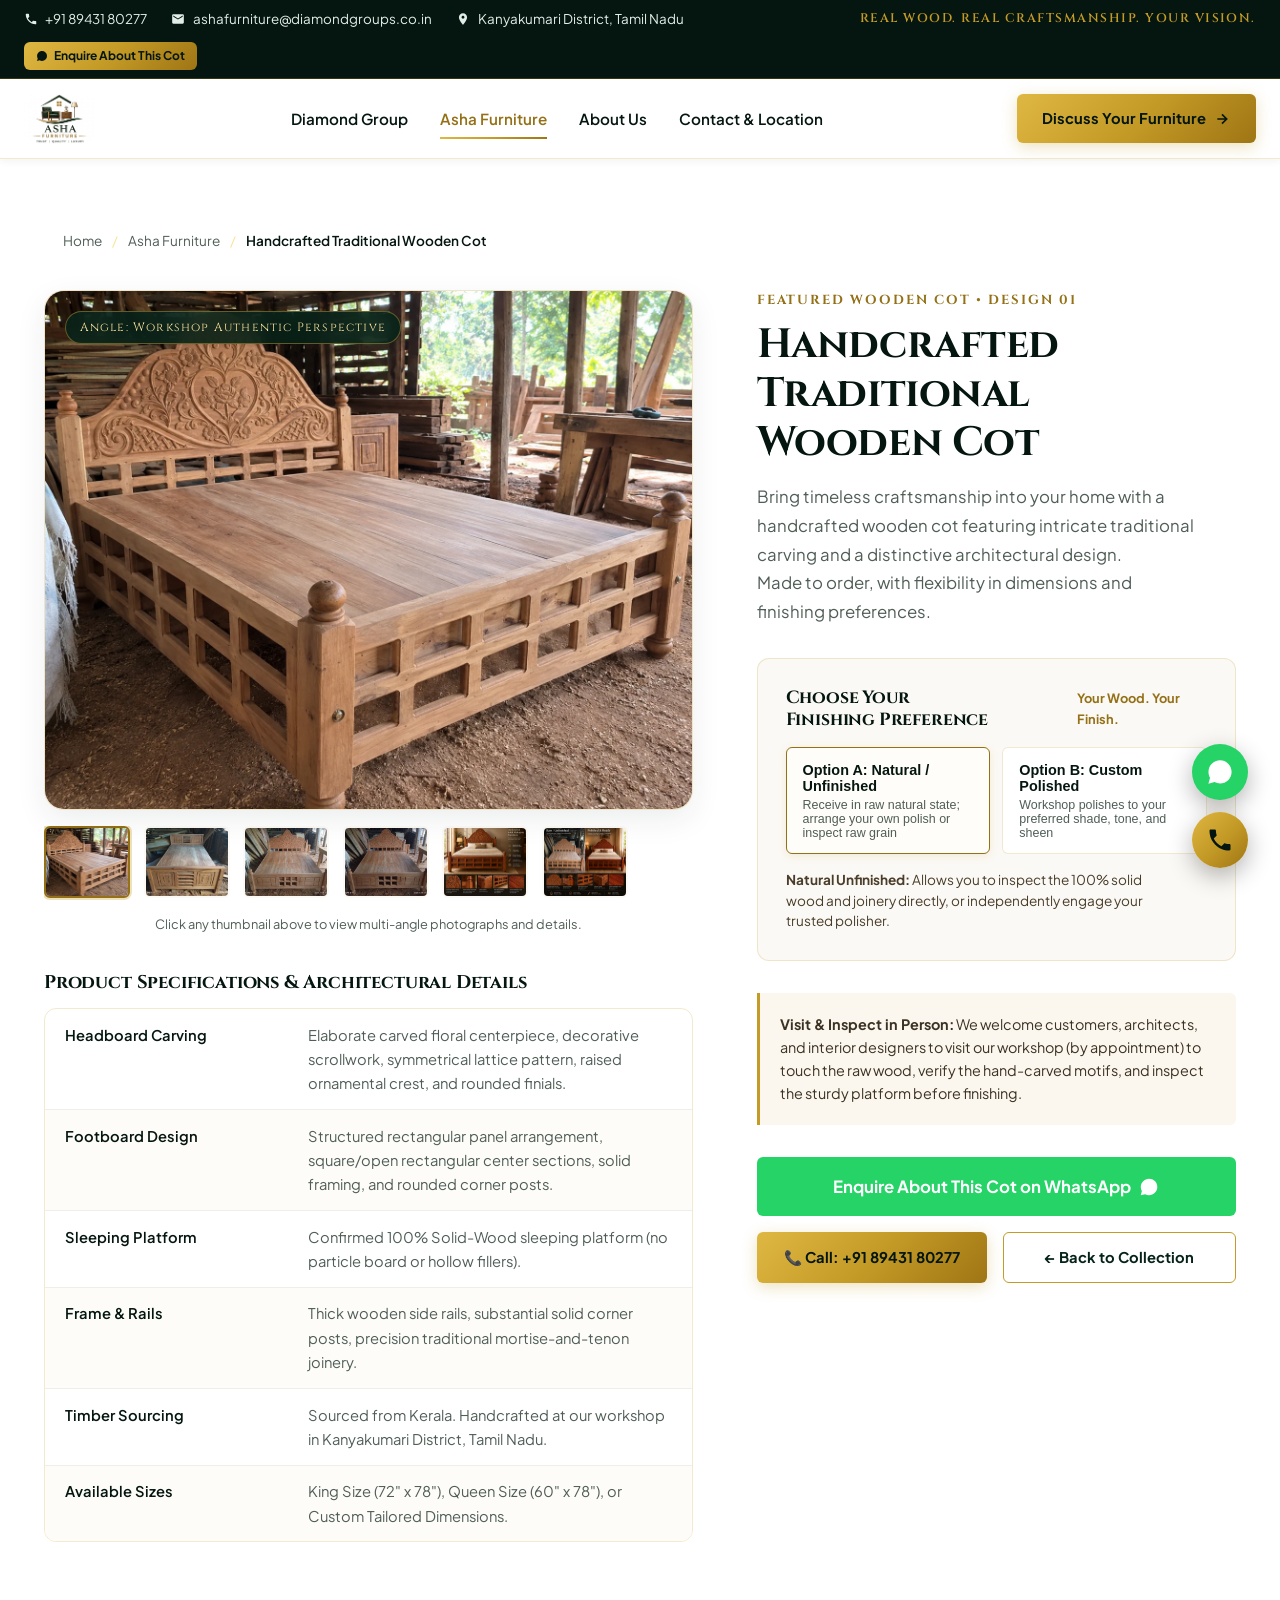
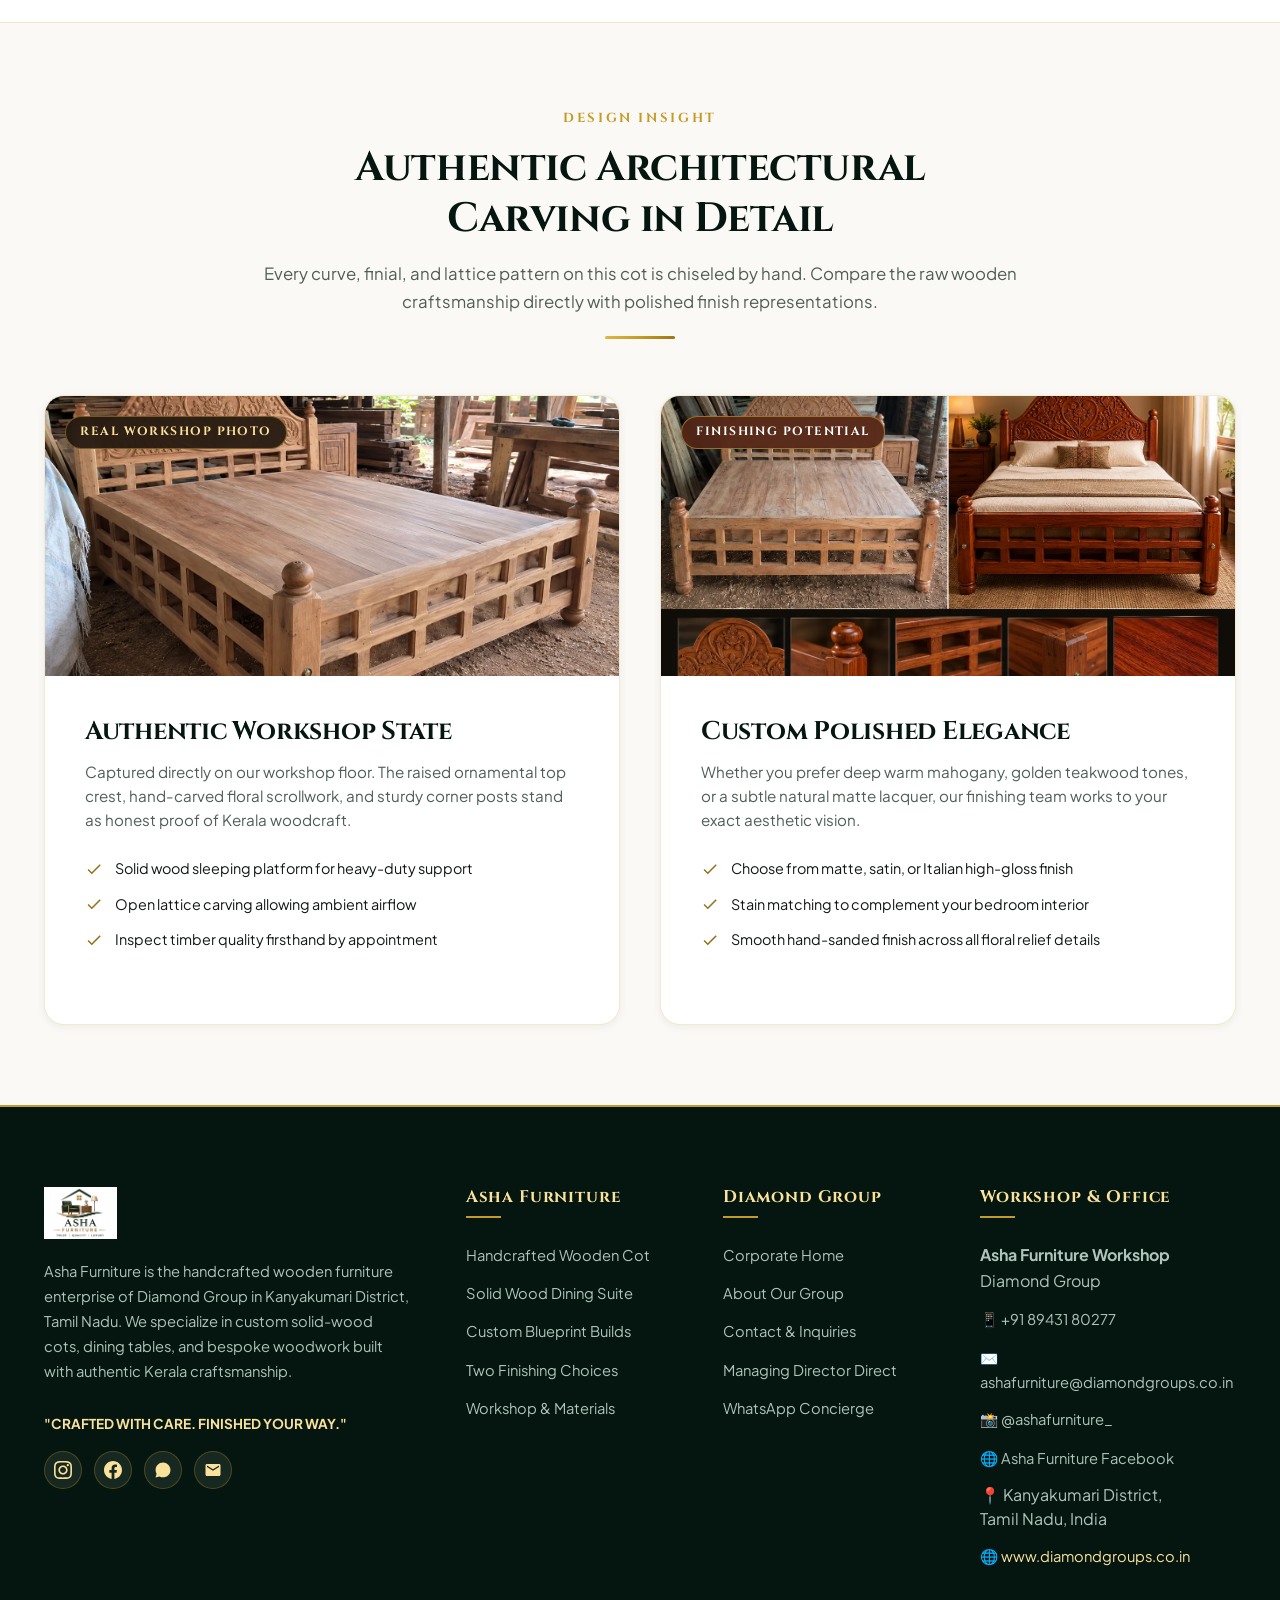
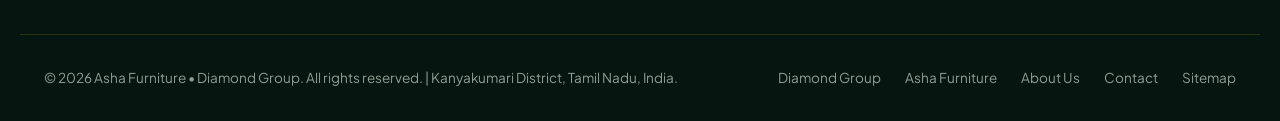
<file: furniture/handcrafted-wooden-cot/index.html>
<!DOCTYPE html>
<html lang="en">
<head>
  <meta charset="UTF-8">
  <meta name="viewport" content="width=device-width, initial-scale=1.0">
  <title>Handcrafted Traditional Wooden Cot | Asha Furniture Tamil Nadu</title>
  <meta name="description" content="Handcrafted traditional wooden cot by Asha Furniture, Kanyakumari District, Tamil Nadu. Featuring intricate floral carved headboard, structured footboard, solid-wood sleeping platform, and flexible finishing options.">
  <meta name="keywords" content="handcrafted wooden cot Tamil Nadu, custom wooden bed Kanyakumari, traditional wooden cot, carved headboard bed, solid wood cot, Asha Furniture">
  <meta name="robots" content="index, follow">
  <link rel="canonical" href="https://www.diamondgroups.co.in/furniture/handcrafted-wooden-cot/">

  <!-- Open Graph -->
  <meta property="og:title" content="Handcrafted Traditional Wooden Cot | Asha Furniture">
  <meta property="og:description" content="Traditional craftsmanship, solid-wood sleeping platform, intricate floral headboard, and custom finishing choices. Handcrafted in Kanyakumari District, Tamil Nadu.">
  <meta property="og:url" content="https://www.diamondgroups.co.in/furniture/handcrafted-wooden-cot/">
  <meta property="og:image" content="https://www.diamondgroups.co.in/Assets/furniture/bed-workshop-ornate.png">

  <link rel="icon" type="image/png" sizes="32x32" href="../../Assets/furniture/asha-furniture-favicon-32.png">
  <link rel="icon" type="image/png" sizes="192x192" href="../../Assets/furniture/asha-furniture-favicon-192.png">
  <link rel="icon" type="image/png" href="../../Assets/furniture/asha-furniture-favicon.png">
  <link rel="apple-touch-icon" href="../../Assets/furniture/asha-furniture-favicon-192.png">
  <!-- Preconnect & Preload Google Fonts -->
  <link rel="preconnect" href="https://fonts.googleapis.com">
  <link rel="preconnect" href="https://fonts.gstatic.com" crossorigin>
  <link rel="stylesheet" href="https://fonts.googleapis.com/css2?family=Cinzel:wght@500;600;700;800;900&family=Playfair+Display:ital,wght@0,500;0,600;0,700;1,400;1,600&family=Plus+Jakarta+Sans:wght@300;400;500;600;700;800&display=swap">
  <link rel="stylesheet" href="../../css/style.css">

  <!-- Schema.org Product -->
  <script type="application/ld+json">
  {
    "@context": "https://schema.org",
    "@type": "Product",
    "name": "Handcrafted Traditional Wooden Cot",
    "image": "https://www.diamondgroups.co.in/Assets/furniture/bed-workshop-ornate.png",
    "description": "Handcrafted wooden cot featuring intricate traditional carving, solid-wood sleeping platform, and dual finishing options: natural unfinished or custom workshop polish.",
    "brand": {
      "@type": "Brand",
      "name": "Asha Furniture"
    },
    "offers": {
      "@type": "Offer",
      "priceCurrency": "INR",
      "availability": "https://schema.org/InStock",
      "seller": {
        "@type": "FurnitureStore",
        "name": "Asha Furniture",
        "telephone": "+918943180277",
        "email": "ashafurniture@diamondgroups.co.in",
        "sameAs": [
          "https://www.facebook.com/people/Asha-Furniture-By-Diamond-Group/61594905233182/#",
          "https://www.instagram.com/ashafurniture_/"
        ],
        "address": {
          "@type": "PostalAddress",
          "addressLocality": "Kanyakumari District",
          "addressRegion": "Tamil Nadu",
          "addressCountry": "IN"
        }
      }
    }
  }
  </script>
</head>
<body>

  <!-- Top Notification & Contact Bar -->
  <aside class="top-bar" aria-label="Quick Contacts">
    <div class="container-wide top-bar-inner">
      <div class="top-bar-contact">
        <span class="top-bar-item top-bar-phone">
          <a href="tel:+918943180277">
            <svg width="14" height="14" viewBox="0 0 24 24" fill="currentColor"><path d="M6.62 10.79a15.05 15.05 0 006.59 6.59l2.2-2.2c.27-.27.67-.36 1.02-.24 1.12.37 2.33.57 3.57.57.55 0 1 .45 1 1V20c0 .55-.45 1-1 1-9.39 0-17-7.61-17-17 0-.55.45-1 1-1h3.5c.55 0 1 .45 1 1 0 1.25.2 2.45.57 3.57.11.35.03.74-.25 1.02l-2.2 2.2z"/></svg>
            +91 89431 80277
          </a>
        </span>
        <span class="top-bar-item top-bar-email">
          <svg width="14" height="14" viewBox="0 0 24 24" fill="currentColor"><path d="M20 4H4c-1.1 0-1.99.9-1.99 2L2 18c0 1.1.9 2 2 2h16c1.1 0 2-.9 2-2V6c0-1.1-.9-2-2-2zm0 4l-8 5-8-5V6l8 5 8-5v2z"/></svg>
          <a href="mailto:ashafurniture@diamondgroups.co.in">ashafurniture@diamondgroups.co.in</a>
        </span>
        <span class="top-bar-item top-bar-location">
          <svg width="14" height="14" viewBox="0 0 24 24" fill="currentColor"><path d="M12 2C8.13 2 5 5.13 5 9c0 5.25 7 13 7 13s7-7.75 7-13c0-3.87-3.13-7-7-7zm0 9.5c-1.38 0-2.5-1.12-2.5-2.5s1.12-2.5 2.5-2.5 2.5 1.12 2.5 2.5-1.12 2.5-2.5 2.5z"/></svg>
          <span>Kanyakumari District, Tamil Nadu</span>
        </span>
      </div>
      <div class="top-bar-tagline">
        REAL WOOD. REAL CRAFTSMANSHIP. YOUR VISION.
      </div>
      <div class="top-bar-links">
        <a href="https://wa.me/918943180277?text=Hello%20Asha%20Furniture,%20I%20am%20interested%20in%20your%20Handcrafted%20Traditional%20Wooden%20Cot.%20I%20would%20like%20to%20know%20more%20about%20the%20available%20dimensions,%20pricing,%20and%20finishing%20options." target="_blank" rel="noopener" class="top-bar-btn">
          <svg width="12" height="12" viewBox="0 0 24 24" fill="currentColor"><path d="M12.04 2c-5.46 0-9.91 4.45-9.91 9.91 0 1.75.46 3.45 1.32 4.95L2.05 22l5.25-1.38c1.45.79 3.08 1.21 4.74 1.21 5.46 0 9.91-4.45 9.91-9.91 0-2.65-1.03-5.14-2.9-7.01A9.816 9.816 0 0012.04 2z"/></svg>
          Enquire About This Cot
        </a>
      </div>
    </div>
  </aside>

  <!-- Sticky Main Header -->
  <header class="site-header">
    <div class="container-wide nav-container">
      <a href="../" class="asha-logo-wrap" title="Asha Furniture - Kanyakumari District, Tamil Nadu">
        <img src="../../Assets/furniture/asha-furniture-logo.webp" alt="Asha Furniture Logo" class="asha-logo-img" width="160" height="44">
      </a>

      <!-- Desktop Navigation Links -->
      <nav aria-label="Main Menu">
        <ul class="main-nav">
          <li><a href="../../" class="nav-link">Diamond Group</a></li>
          <li><a href="../" class="nav-link active">Asha Furniture</a></li>
          <li><a href="../../about/" class="nav-link">About Us</a></li>
          <li><a href="../../contact/" class="nav-link">Contact &amp; Location</a></li>
        </ul>
      </nav>

      <!-- Header Action Buttons -->
      <div class="nav-actions">
        <a href="https://wa.me/918943180277?text=Hello%20Asha%20Furniture,%20I%20would%20like%20to%20discuss%20a%20furniture%20requirement" target="_blank" rel="noopener" class="btn btn-primary">
          <span>Discuss Your Furniture</span>
          <svg width="16" height="16" viewBox="0 0 24 24" fill="none" stroke="currentColor" stroke-width="2.5"><path d="M5 12h14M12 5l7 7-7 7"/></svg>
        </a>
        <button class="mobile-toggle" aria-label="Open Navigation Menu">
          <svg width="26" height="26" viewBox="0 0 24 24" fill="none" stroke="currentColor" stroke-width="2"><path d="M3 12h18M3 6h18M3 18h18"/></svg>
        </button>
      </div>
    </div>
  </header>

  <!-- Accessible Mobile Slide-out Drawer -->
  <div class="drawer-overlay" aria-hidden="true"></div>
  <aside class="mobile-nav-drawer" aria-label="Mobile Navigation">
    <div class="drawer-header">
      <img src="../../Assets/furniture/asha-furniture-logo.webp" alt="Asha Furniture Emblem" style="height: 44px; width: auto;" width="140" height="44">
      <button class="dialog-close-btn drawer-close-btn" aria-label="Close menu">&times;</button>
    </div>
    <ul class="drawer-menu">
      <li><a href="../../" class="drawer-link">Diamond Group Home</a></li>
      <li><a href="../" class="drawer-link active">Asha Furniture Collection</a></li>
      <li><a href="../handcrafted-wooden-cot/" class="drawer-link">&bull; Handcrafted Wooden Cot</a></li>
      <li><a href="../solid-wood-dining-table/" class="drawer-link">&bull; Solid Wood Dining Suite</a></li>
      <li><a href="../custom-furniture-orders/" class="drawer-link">&bull; Custom Architectural Orders</a></li>
      <li><a href="../../about/" class="drawer-link">About Diamond Group</a></li>
      <li><a href="../../contact/" class="drawer-link">Contact &amp; Location</a></li>
    </ul>
    <div style="margin-top: 2.5rem; padding-top: 1.5rem; border-top: 1px solid rgba(197, 155, 39, 0.25);">
      <p style="color: var(--c-gold-bright); font-size: 0.85rem; margin-bottom: 0.5rem; font-weight: 700;">Direct Contact:</p>
      <p style="margin-bottom: 0.5rem;"><a href="tel:+918943180277" style="color: #ffffff; font-size: 1.05rem; font-weight: 700;">+91 89431 80277</a></p>
      <p style="margin-bottom: 1.25rem;"><a href="mailto:ashafurniture@diamondgroups.co.in" style="color: #b0c4bb; font-size: 0.9rem;">ashafurniture@diamondgroups.co.in</a></p>
      <a href="https://wa.me/918943180277?text=Hello%20Asha%20Furniture,%20I%20would%20like%20to%20discuss%20the%20handcrafted%20wooden%20cot" class="btn btn-primary" style="width: 100%; text-align: center;">Enquire on WhatsApp</a>
    </div>
  </aside>

  <!-- Product Detail Section -->
  <section class="product-detail-section">
    <div class="container">
      <div class="breadcrumb-nav" style="margin-bottom: 2rem;">
        <a href="../../" style="color: var(--c-text-muted);">Home</a> &nbsp;/&nbsp;
        <a href="../" style="color: var(--c-text-muted);">Asha Furniture</a> &nbsp;/&nbsp;
        <span style="color: var(--c-emerald-950); font-weight: 600;">Handcrafted Traditional Wooden Cot</span>
      </div>

      <div class="product-detail-grid">
        <!-- Left Column: Multi-Angle Interactive Gallery -->
        <div class="product-gallery-wrap">
          <div class="product-gallery-main">
            <span class="gallery-floating-badge" id="galleryViewBadge">Angle: Workshop Authentic Perspective</span>
            <img id="mainGalleryImg" src="../../Assets/furniture/bed-workshop-ornate.webp" alt="Handcrafted Traditional Wooden Cot in Workshop - Asha Furniture" fetchpriority="high" width="1448" height="1086">
          </div>

          <!-- Thumbnails Strip -->
          <div class="product-thumbnails-strip" aria-label="Product Image Angles">
            <button type="button" class="gallery-thumb-btn active" data-img="../../Assets/furniture/bed-workshop-ornate.webp" data-badge="Workshop Authentic Perspective" title="Workshop View">
              <img src="../../Assets/furniture/bed-workshop-ornate.webp" alt="Workshop View Thumbnail" loading="lazy" decoding="async" width="90" height="68">
            </button>
            <button type="button" class="gallery-thumb-btn" data-img="../../Assets/furniture/bed-raw-workshop-full.webp" data-badge="Raw Timber Post & Side Rails View" title="High-Res Raw Wood Angle">
              <img src="../../Assets/furniture/bed-raw-workshop-full.webp" alt="Raw Wood Angle Thumbnail" loading="lazy" decoding="async" width="90" height="68">
            </button>
            <button type="button" class="gallery-thumb-btn" data-img="../../Assets/furniture/bed-angle-carving-detail.webp" data-badge="Headboard Floral Motif & Lattice Detail" title="Carving Detail">
              <img src="../../Assets/furniture/bed-angle-carving-detail.webp" alt="Carving Detail Thumbnail" loading="lazy" decoding="async" width="90" height="68">
            </button>
            <button type="button" class="gallery-thumb-btn" data-img="../../Assets/furniture/bed-angle-raw-headboard.webp" data-badge="Solid-Wood Sleeping Platform & Corner Posts" title="Solid Platform View">
              <img src="../../Assets/furniture/bed-angle-raw-headboard.webp" alt="Solid Platform Thumbnail" loading="lazy" decoding="async" width="90" height="68">
            </button>
            <button type="button" class="gallery-thumb-btn" data-img="../../Assets/furniture/bed-showcase-1.webp" data-badge="Polished Mahogany Finished Showcase" title="Polished Finish Concept">
              <img src="../../Assets/furniture/bed-showcase-1.webp" alt="Polished Finish Thumbnail" loading="lazy" decoding="async" width="90" height="68">
            </button>
            <button type="button" class="gallery-thumb-btn" data-img="../../Assets/furniture/bed-raw-vs-polished.webp" data-badge="Raw Wood vs Finished Mahogany Comparison" title="Finishing Comparison">
              <img src="../../Assets/furniture/bed-raw-vs-polished.webp" alt="Finishing Comparison Thumbnail" loading="lazy" decoding="async" width="90" height="68">
            </button>
          </div>
          <p style="font-size: 0.8rem; color: var(--c-text-muted); margin-top: 0.5rem; text-align: center;">
            Click any thumbnail above to view multi-angle photographs and details.
          </p>

          <!-- Specifications Table -->
          <div class="product-specs-section">
            <h3 class="product-specs-title">Product Specifications &amp; Architectural Details</h3>
            <div class="spec-box" style="margin-bottom: 0;">
              <div class="spec-row">
                <span class="spec-key">Headboard Carving</span>
                <span class="spec-val">Elaborate carved floral centerpiece, decorative scrollwork, symmetrical lattice pattern, raised ornamental crest, and rounded finials.</span>
              </div>
              <div class="spec-row">
                <span class="spec-key">Footboard Design</span>
                <span class="spec-val">Structured rectangular panel arrangement, square/open rectangular center sections, solid framing, and rounded corner posts.</span>
              </div>
              <div class="spec-row">
                <span class="spec-key">Sleeping Platform</span>
                <span class="spec-val">Confirmed 100% Solid-Wood sleeping platform (no particle board or hollow fillers).</span>
              </div>
              <div class="spec-row">
                <span class="spec-key">Frame &amp; Rails</span>
                <span class="spec-val">Thick wooden side rails, substantial solid corner posts, precision traditional mortise-and-tenon joinery.</span>
              </div>
              <div class="spec-row">
                <span class="spec-key">Timber Sourcing</span>
                <span class="spec-val">Sourced from Kerala. Handcrafted at our workshop in Kanyakumari District, Tamil Nadu.</span>
              </div>
              <div class="spec-row">
                <span class="spec-key">Available Sizes</span>
                <span class="spec-val">King Size (72" x 78"), Queen Size (60" x 78"), or Custom Tailored Dimensions.</span>
              </div>
            </div>
          </div>
        </div>

        <!-- Right Column: Product Narrative & Customization -->
        <div class="product-info-panel">
          <span class="product-eyebrow-tag">Featured Wooden Cot &bull; Design 01</span>
          <h1 class="product-detail-title">Handcrafted Traditional Wooden Cot</h1>
          <p class="product-detail-lead">
            Bring timeless craftsmanship into your home with a handcrafted wooden cot featuring intricate traditional carving and a distinctive architectural design. Made to order, with flexibility in dimensions and finishing preferences.
          </p>

          <!-- The Two Finishing Options Interactive Toggle -->
          <div class="finish-toggle-card">
            <div class="finish-toggle-header">
              <h4>Choose Your Finishing Preference</h4>
              <span style="font-size: 0.8rem; font-weight: 700; color: var(--c-gold-dark);">Your Wood. Your Finish.</span>
            </div>
            <div class="finish-toggle-buttons">
              <button type="button" class="finish-toggle-btn active" id="btnFinishRaw">
                <span class="finish-toggle-label">Option A: Natural / Unfinished</span>
                <span class="finish-toggle-sub">Receive in raw natural state; arrange your own polish or inspect raw grain</span>
              </button>
              <button type="button" class="finish-toggle-btn" id="btnFinishPolished">
                <span class="finish-toggle-label">Option B: Custom Polished</span>
                <span class="finish-toggle-sub">Workshop polishes to your preferred shade, tone, and sheen</span>
              </button>
            </div>
            <p id="finishDynamicNote" style="font-size: 0.85rem; color: #4a3e2a; margin-top: 1rem; margin-bottom: 0; line-height: 1.5;">
              <strong>Natural Unfinished:</strong> Allows you to inspect the 100% solid wood and joinery directly, or independently engage your trusted polisher.
            </p>
          </div>

          <!-- Workshop Visit / Inspection Callout -->
          <div class="workshop-trust-note">
            <strong>Visit &amp; Inspect in Person:</strong>
            We welcome customers, architects, and interior designers to visit our workshop (by appointment) to touch the raw wood, verify the hand-carved motifs, and inspect the sturdy platform before finishing.
          </div>

          <!-- Action Buttons -->
          <div style="display: flex; flex-direction: column; gap: 1rem;">
            <a id="cotWhatsAppBtn" href="https://wa.me/918943180277?text=Hello%20Asha%20Furniture,%20I%20am%20interested%20in%20your%20Handcrafted%20Traditional%20Wooden%20Cot%20(Natural%20Unfinished).%20I%20would%20like%20to%20know%20more%20about%20the%20available%20dimensions,%20pricing,%20and%20finishing%20options." target="_blank" rel="noopener" class="btn btn-whatsapp" style="padding: 1rem; font-size: 1.05rem; justify-content: center;">
              <span>Enquire About This Cot on WhatsApp</span>
              <svg width="20" height="20" viewBox="0 0 24 24" fill="currentColor"><path d="M12.04 2c-5.46 0-9.91 4.45-9.91 9.91 0 1.75.46 3.45 1.32 4.95L2.05 22l5.25-1.38c1.45.79 3.08 1.21 4.74 1.21 5.46 0 9.91-4.45 9.91-9.91 0-2.65-1.03-5.14-2.9-7.01A9.816 9.816 0 0012.04 2z"/></svg>
            </a>
            <div style="display: flex; gap: 1rem;">
              <a href="tel:+918943180277" class="btn btn-primary" style="flex: 1; justify-content: center;">
                📞 Call: +91 89431 80277
              </a>
              <a href="../" class="btn btn-outline" style="flex: 1; justify-content: center;">
                &larr; Back to Collection
              </a>
            </div>
          </div>
        </div>
      </div>
    </div>
  </section>

  <!-- Visual Design Detail Editorial -->
  <section class="finish-choices-section" style="border-top: 1px solid var(--c-border-light);">
    <div class="container">
      <div class="section-header">
        <span class="section-eyebrow">Design Insight</span>
        <h2 class="section-title">Authentic Architectural Carving in Detail</h2>
        <p class="section-desc">
          Every curve, finial, and lattice pattern on this cot is chiseled by hand. Compare the raw wooden craftsmanship directly with polished finish representations.
        </p>
        <div class="section-divider"></div>
      </div>

      <div class="finish-choice-grid">
        <div class="finish-choice-card">
          <div class="finish-card-media">
            <img src="../../Assets/furniture/bed-workshop-ornate.webp" alt="Raw Handcrafted Wooden Cot in Workshop" loading="lazy" decoding="async" width="1448" height="1086">
            <span class="finish-card-badge finish-badge-raw">Real Workshop Photo</span>
          </div>
          <div class="finish-card-body">
            <h3 class="finish-card-title">Authentic Workshop State</h3>
            <p class="finish-card-lead">
              Captured directly on our workshop floor. The raised ornamental top crest, hand-carved floral scrollwork, and sturdy corner posts stand as honest proof of Kerala woodcraft.
            </p>
            <ul class="finish-feature-list">
              <li class="finish-feature-item">
                <svg viewBox="0 0 24 24"><path d="M9 16.17L4.83 12l-1.42 1.41L9 19 21 7l-1.41-1.41z"/></svg>
                Solid wood sleeping platform for heavy-duty support
              </li>
              <li class="finish-feature-item">
                <svg viewBox="0 0 24 24"><path d="M9 16.17L4.83 12l-1.42 1.41L9 19 21 7l-1.41-1.41z"/></svg>
                Open lattice carving allowing ambient airflow
              </li>
              <li class="finish-feature-item">
                <svg viewBox="0 0 24 24"><path d="M9 16.17L4.83 12l-1.42 1.41L9 19 21 7l-1.41-1.41z"/></svg>
                Inspect timber quality firsthand by appointment
              </li>
            </ul>
          </div>
        </div>

        <div class="finish-choice-card">
          <div class="finish-card-media">
            <img src="../../Assets/furniture/bed-raw-vs-polished.webp" alt="Raw Wood to Mahogany Elegance Finish Concept" loading="lazy" decoding="async" width="1312" height="1199">
            <span class="finish-card-badge finish-badge-polished">Finishing Potential</span>
          </div>
          <div class="finish-card-body">
            <h3 class="finish-card-title">Custom Polished Elegance</h3>
            <p class="finish-card-lead">
              Whether you prefer deep warm mahogany, golden teakwood tones, or a subtle natural matte lacquer, our finishing team works to your exact aesthetic vision.
            </p>
            <ul class="finish-feature-list">
              <li class="finish-feature-item">
                <svg viewBox="0 0 24 24"><path d="M9 16.17L4.83 12l-1.42 1.41L9 19 21 7l-1.41-1.41z"/></svg>
                Choose from matte, satin, or Italian high-gloss finish
              </li>
              <li class="finish-feature-item">
                <svg viewBox="0 0 24 24"><path d="M9 16.17L4.83 12l-1.42 1.41L9 19 21 7l-1.41-1.41z"/></svg>
                Stain matching to complement your bedroom interior
              </li>
              <li class="finish-feature-item">
                <svg viewBox="0 0 24 24"><path d="M9 16.17L4.83 12l-1.42 1.41L9 19 21 7l-1.41-1.41z"/></svg>
                Smooth hand-sanded finish across all floral relief details
              </li>
            </ul>
          </div>
        </div>
      </div>
    </div>
  </section>

  <!-- Global Footer -->
  <footer class="site-footer">
    <div class="container footer-grid">
      <div class="footer-brand">
        <img src="../../Assets/furniture/asha-furniture-logo.webp" alt="Asha Furniture Logo" loading="lazy" decoding="async" width="140" height="44" style="height: 52px; width: auto; margin-bottom: 1rem;">
        <p>
          Asha Furniture is the handcrafted wooden furniture enterprise of Diamond Group in Kanyakumari District, Tamil Nadu. We specialize in custom solid-wood cots, dining tables, and bespoke woodwork built with authentic Kerala craftsmanship.
        </p>
        <p style="color: var(--c-gold-bright); font-size: 0.85rem; font-weight: 700; margin-bottom: 1rem;">
          "CRAFTED WITH CARE. FINISHED YOUR WAY."
        </p>
        <div class="footer-socials">
          <a href="https://www.instagram.com/ashafurniture_/" target="_blank" rel="noopener" class="social-btn" title="Follow Asha Furniture on Instagram">
            <svg viewBox="0 0 24 24"><path d="M12 2.163c3.204 0 3.584.012 4.85.07 3.252.148 4.771 1.691 4.919 4.919.058 1.265.069 1.645.069 4.849 0 3.205-.012 3.584-.069 4.849-.149 3.225-1.664 4.771-4.919 4.919-1.266.058-1.644.07-4.85.07-3.204 0-3.584-.012-4.849-.07-3.26-.149-4.771-1.699-4.919-4.92-.058-1.265-.07-1.644-.07-4.849 0-3.204.013-3.583.07-4.849.149-3.227 1.664-4.771 4.919-4.919 1.266-.057 1.645-.069 4.849-.069zm0-2.163c-3.259 0-3.667.014-4.947.072-4.358.2-6.78 2.618-6.98 6.98-.059 1.281-.073 1.689-.073 4.948 0 3.259.014 3.668.072 4.948.2 4.358 2.618 6.78 6.98 6.98 1.281.058 1.689.072 4.948.072 3.259 0 3.668-.014 4.948-.072 4.354-.2 6.782-2.618 6.979-6.98.059-1.28.073-1.689.073-4.948 0-3.259-.014-3.667-.072-4.947-.196-4.354-2.617-6.78-6.979-6.98-1.281-.059-1.69-.073-4.949-.073zm0 5.838c-3.403 0-6.162 2.759-6.162 6.162s2.759 6.163 6.162 6.163 6.162-2.759 6.162-6.163c0-3.403-2.759-6.162-6.162-6.162zm0 10.162c-2.209 0-4-1.79-4-4 0-2.209 1.791-4 4-4s4 1.791 4 4c0 2.21-1.791 4-4 4zm6.406-11.845c-.796 0-1.441.645-1.441 1.44s.645 1.44 1.441 1.44c.795 0 1.439-.645 1.439-1.44s-.644-1.44-1.439-1.44z"/></svg>
          </a>
          <a href="https://www.facebook.com/people/Asha-Furniture-By-Diamond-Group/61594905233182/#" target="_blank" rel="noopener" class="social-btn" title="Follow Asha Furniture on Facebook">
            <svg viewBox="0 0 24 24"><path d="M24 12.073c0-6.627-5.373-12-12-12s-12 5.373-12 12c0 5.99 4.388 10.954 10.125 11.854v-8.385H7.078v-3.47h3.047V9.43c0-3.007 1.792-4.669 4.533-4.669 1.312 0 2.686.235 2.686.235v2.953H15.83c-1.491 0-1.956.925-1.956 1.874v2.25h3.328l-.532 3.47h-2.796v8.385C19.612 23.027 24 18.062 24 12.073z"/></svg>
          </a>
          <a href="https://wa.me/918943180277" target="_blank" rel="noopener" class="social-btn" title="Contact on WhatsApp">
            <svg viewBox="0 0 24 24"><path d="M12.04 2c-5.46 0-9.91 4.45-9.91 9.91 0 1.75.46 3.45 1.32 4.95L2.05 22l5.25-1.38c1.45.79 3.08 1.21 4.74 1.21 5.46 0 9.91-4.45 9.91-9.91 0-2.65-1.03-5.14-2.9-7.01A9.816 9.816 0 0012.04 2z"/></svg>
          </a>
          <a href="mailto:ashafurniture@diamondgroups.co.in" class="social-btn" title="Email Asha Furniture">
            <svg viewBox="0 0 24 24"><path d="M20 4H4c-1.1 0-1.99.9-1.99 2L2 18c0 1.1.9 2 2 2h16c1.1 0 2-.9 2-2V6c0-1.1-.9-2-2-2zm0 4l-8 5-8-5V6l8 5 8-5v2z"/></svg>
          </a>
        </div>
      </div>

      <div class="footer-col">
        <h4>Asha Furniture</h4>
        <ul class="footer-links">
          <li><a href="../handcrafted-wooden-cot/">Handcrafted Wooden Cot</a></li>
          <li><a href="../solid-wood-dining-table/">Solid Wood Dining Suite</a></li>
          <li><a href="../custom-furniture-orders/">Custom Blueprint Builds</a></li>
          <li><a href="../#finishing">Two Finishing Choices</a></li>
          <li><a href="../#craftsmanship">Workshop &amp; Materials</a></li>
        </ul>
      </div>

      <div class="footer-col">
        <h4>Diamond Group</h4>
        <ul class="footer-links">
          <li><a href="../../">Corporate Home</a></li>
          <li><a href="../../about/">About Our Group</a></li>
          <li><a href="../../contact/">Contact &amp; Inquiries</a></li>
          <li><a href="tel:+918943180277">Managing Director Direct</a></li>
          <li><a href="https://wa.me/918943180277" target="_blank" rel="noopener">WhatsApp Concierge</a></li>
        </ul>
      </div>

      <div class="footer-col">
        <h4>Workshop &amp; Office</h4>
        <ul class="footer-links">
          <li style="color: #b0c4bb;">
            <strong>Asha Furniture Workshop</strong><br>
            Diamond Group
          </li>
          <li>
            <a href="tel:+918943180277">📱 +91 89431 80277</a>
          </li>
          <li>
            <a href="mailto:ashafurniture@diamondgroups.co.in">✉️ ashafurniture@diamondgroups.co.in</a>
          </li>
          <li>
            <a href="https://www.instagram.com/ashafurniture_/" target="_blank" rel="noopener">📸 @ashafurniture_</a>
          </li>
          <li>
            <a href="https://www.facebook.com/people/Asha-Furniture-By-Diamond-Group/61594905233182/#" target="_blank" rel="noopener">🌐 Asha Furniture Facebook</a>
          </li>
          <li style="color: #b0c4bb; line-height: 1.5;">
            📍 Kanyakumari District,<br>
            Tamil Nadu, India
          </li>
          <li>
            <a href="https://www.diamondgroups.co.in" style="color: var(--c-gold-bright);">🌐 www.diamondgroups.co.in</a>
          </li>
        </ul>
      </div>
    </div>

    <div class="container footer-bottom">
      <div>
        &copy; 2026 Asha Furniture &bull; Diamond Group. All rights reserved. | Kanyakumari District, Tamil Nadu, India.
      </div>
      <div style="display: flex; gap: 1.5rem;">
        <a href="../../" style="color: #8b9f95;">Diamond Group</a>
        <a href="../" style="color: #8b9f95;">Asha Furniture</a>
        <a href="../../about/" style="color: #8b9f95;">About Us</a>
        <a href="../../contact/" style="color: #8b9f95;">Contact</a>
        <a href="../../sitemap.xml" style="color: #8b9f95;">Sitemap</a>
      </div>
    </div>
  </footer>

  <!-- Floating WhatsApp & Phone Actions -->
  <div class="floating-actions" aria-label="Quick Connect">
    <a href="https://wa.me/918943180277?text=Hello%20Asha%20Furniture,%20I%20am%20interested%20in%20the%20Handcrafted%20Traditional%20Wooden%20Cot" target="_blank" rel="noopener" class="float-btn float-btn-whatsapp" title="Chat on WhatsApp">
      <svg viewBox="0 0 24 24"><path d="M12.04 2c-5.46 0-9.91 4.45-9.91 9.91 0 1.75.46 3.45 1.32 4.95L2.05 22l5.25-1.38c1.45.79 3.08 1.21 4.74 1.21 5.46 0 9.91-4.45 9.91-9.91 0-2.65-1.03-5.14-2.9-7.01A9.816 9.816 0 0012.04 2z"/></svg>
    </a>
    <a href="tel:+918943180277" class="float-btn float-btn-call" title="Call Asha Furniture">
      <svg viewBox="0 0 24 24"><path d="M6.62 10.79a15.05 15.05 0 006.59 6.59l2.2-2.2c.27-.27.67-.36 1.02-.24 1.12.37 2.33.57 3.57.57.55 0 1 .45 1 1V20c0 .55-.45 1-1 1-9.39 0-17-7.61-17-17 0-.55.45-1 1-1h3.5c.55 0 1 .45 1 1 0 1.25.2 2.45.57 3.57.11.35.03.74-.25 1.02l-2.2 2.2z"/></svg>
    </a>
  </div>

  <!-- Interactive Gallery & Finishing Toggle Script -->
  <script>
    document.addEventListener("DOMContentLoaded", () => {
      // 1. Gallery Switcher
      const mainImg = document.getElementById("mainGalleryImg");
      const badge = document.getElementById("galleryViewBadge");
      const thumbBtns = document.querySelectorAll(".gallery-thumb-btn");

      thumbBtns.forEach((btn) => {
        btn.addEventListener("click", () => {
          thumbBtns.forEach((b) => b.classList.remove("active"));
          btn.classList.add("active");
          const newSrc = btn.getAttribute("data-img");
          const newBadge = btn.getAttribute("data-badge");
          if (mainImg) {
            mainImg.style.opacity = "0.4";
            setTimeout(() => {
              mainImg.src = newSrc;
              mainImg.style.opacity = "1";
            }, 150);
          }
          if (badge) badge.textContent = newBadge;
        });
      });

      // 2. Finishing Toggle
      const btnRaw = document.getElementById("btnFinishRaw");
      const btnPolished = document.getElementById("btnFinishPolished");
      const dynamicNote = document.getElementById("finishDynamicNote");
      const waBtn = document.getElementById("cotWhatsAppBtn");

      let currentFinish = "Natural Unfinished";

      function updateFinishing(type) {
        currentFinish = type;
        if (type === "Natural Unfinished") {
          btnRaw.classList.add("active");
          btnPolished.classList.remove("active");
          dynamicNote.innerHTML = "<strong>Natural Unfinished Option:</strong> Allows you to inspect the 100% solid wood and joinery directly, or independently engage your trusted polisher.";
        } else {
          btnPolished.classList.add("active");
          btnRaw.classList.remove("active");
          dynamicNote.innerHTML = "<strong>Custom Polished Option:</strong> Our workshop polishes the piece to your desired stain, tone, and sheen. Discuss finishing samples directly with our team.";
        }
        if (waBtn) {
          const msg = `Hello Asha Furniture, I am interested in your Handcrafted Traditional Wooden Cot (${currentFinish}). I would like to know more about the available dimensions, pricing, and finishing options.`;
          waBtn.href = `https://wa.me/918943180277?text=${encodeURIComponent(msg)}`;
        }
      }

      if (btnRaw) btnRaw.addEventListener("click", () => updateFinishing("Natural Unfinished"));
      if (btnPolished) btnPolished.addEventListener("click", () => updateFinishing("Custom Polished"));
    });
  </script>
  <script src="../../js/main.js"></script>
</body>
</html>
</file>
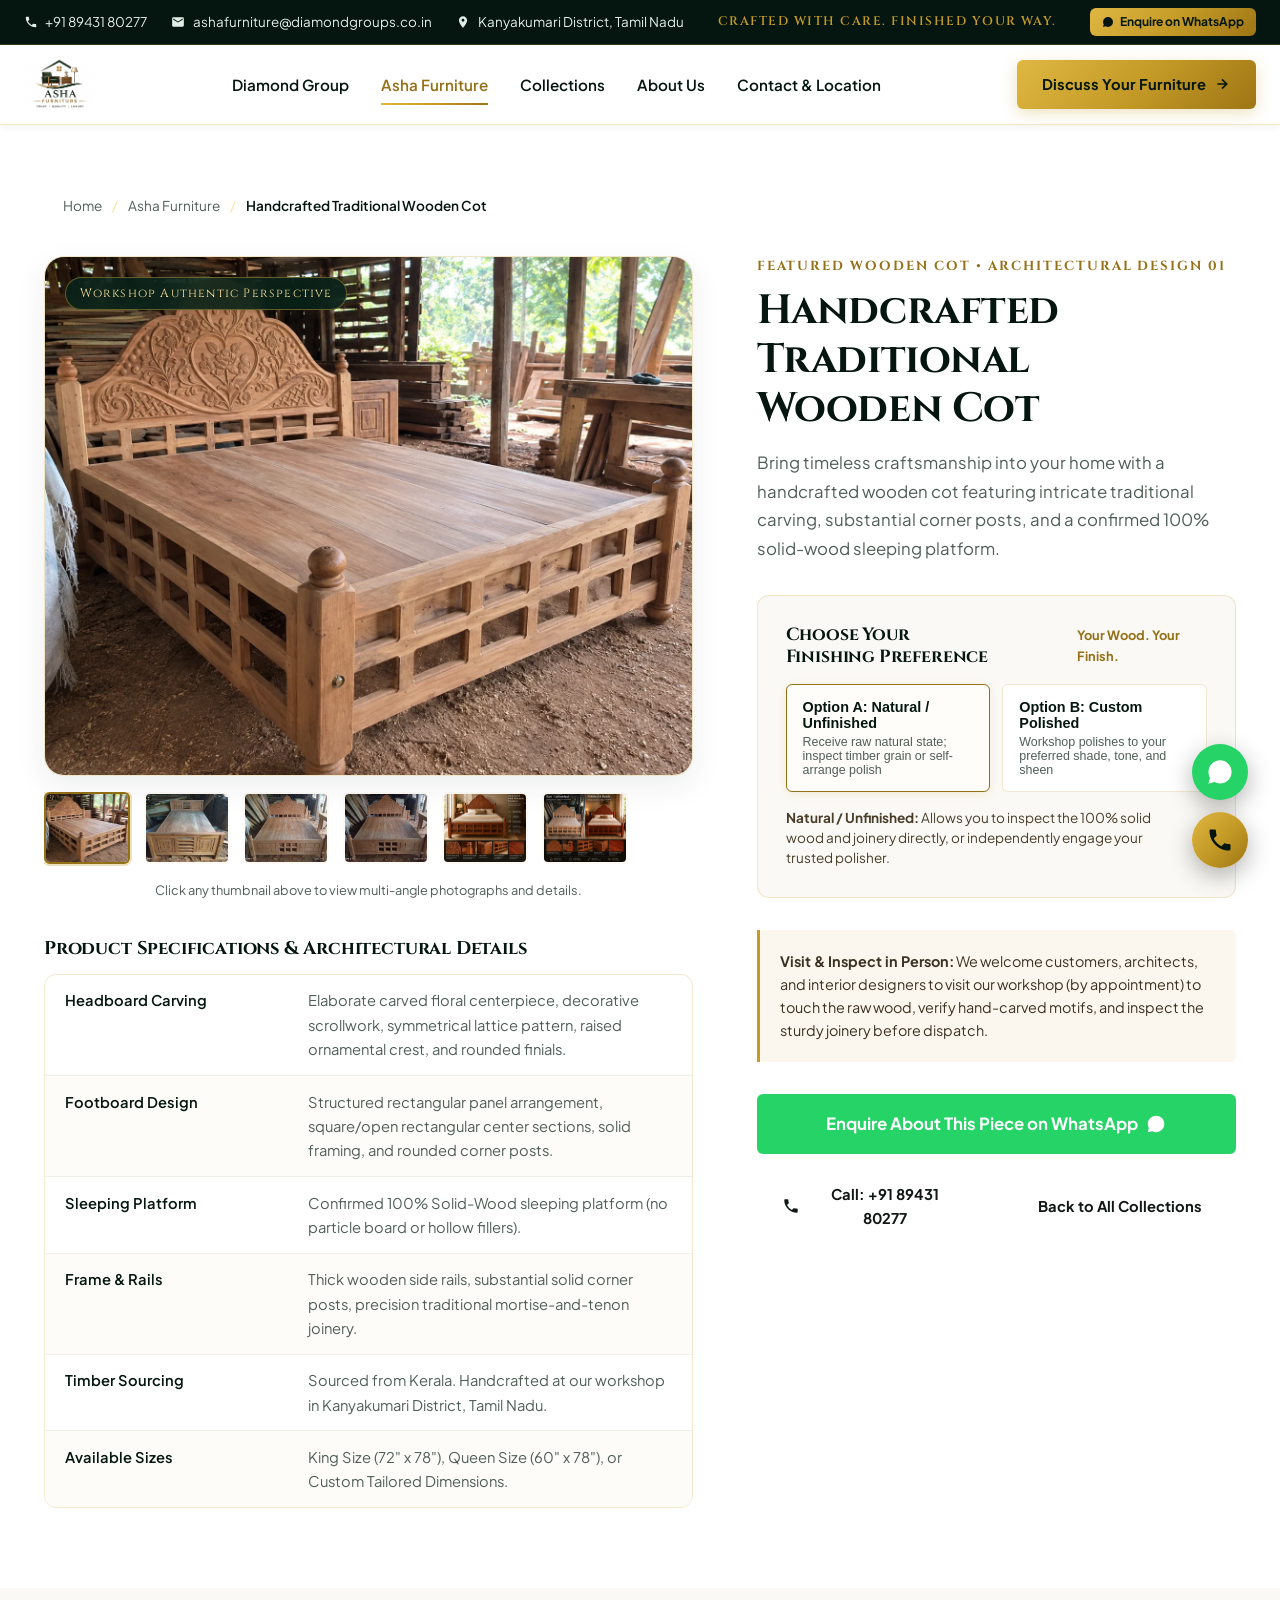
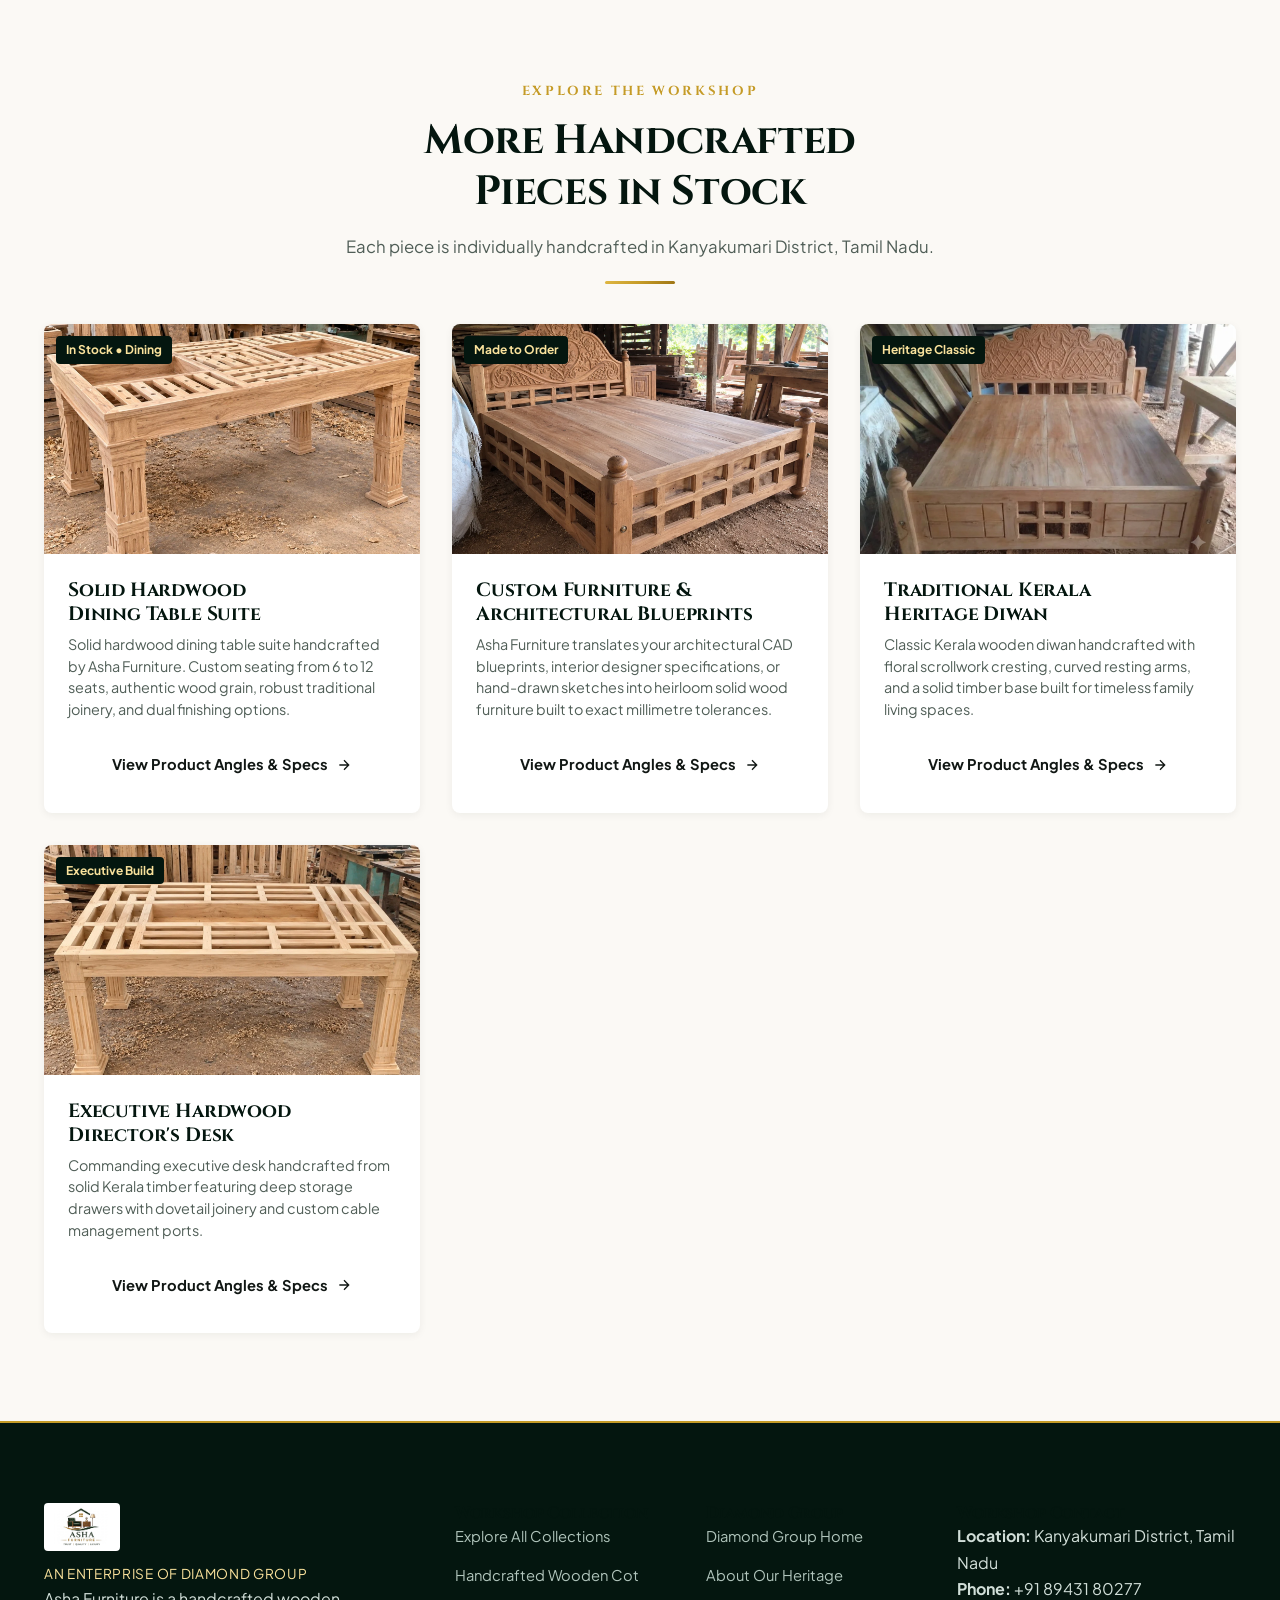
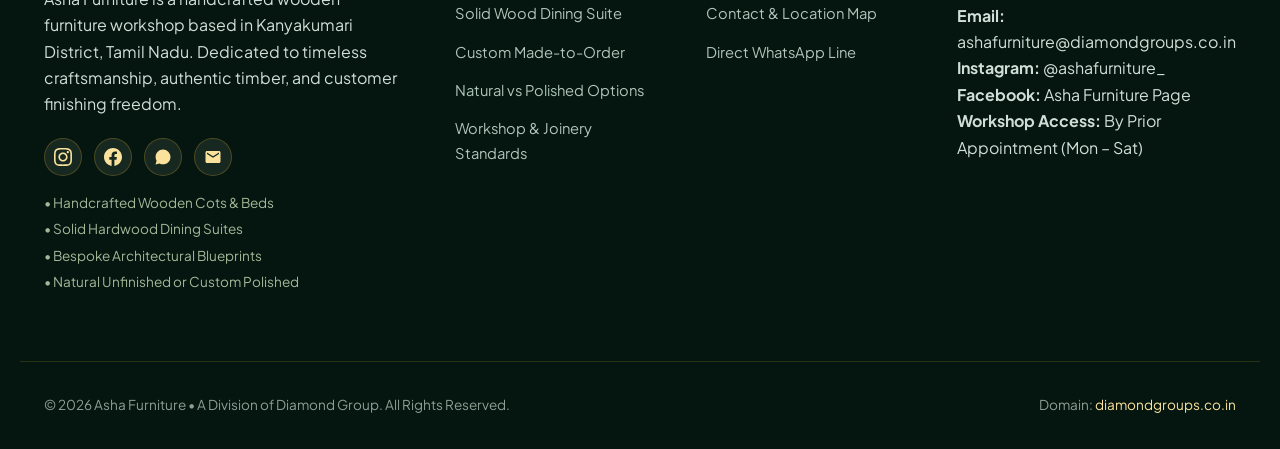
<file: furniture/product/index.html>
<!DOCTYPE html>
<html lang="en">
<head>
  <meta charset="UTF-8">
  <meta name="viewport" content="width=device-width, initial-scale=1.0">
  <title id="pageTitle">Handcrafted Wooden Furniture | Asha Furniture Tamil Nadu</title>
  <meta name="description" id="pageMetaDesc" content="Handcrafted solid wood furniture by Asha Furniture, Kanyakumari District, Tamil Nadu. Traditional craftsmanship, solid wood sleeping platforms, dining suites, and custom architectural orders.">
  <meta name="keywords" content="Asha Furniture, handcrafted wooden cot, custom wooden furniture Kanyakumari, traditional cot, solid wood furniture Tamil Nadu, wooden dining table">
  <meta name="robots" content="index, follow">
  <link rel="canonical" id="canonicalLink" href="https://www.diamondgroups.co.in/furniture/product/">

  <!-- Open Graph -->
  <meta property="og:title" id="ogTitle" content="Handcrafted Wooden Furniture | Asha Furniture">
  <meta property="og:description" id="ogDesc" content="Crafted with Care. Finished Your Way. Handcrafted in Kanyakumari District, Tamil Nadu. Choose natural unfinished or custom workshop polish.">
  <meta property="og:url" id="ogUrl" content="https://www.diamondgroups.co.in/furniture/product/">
  <meta property="og:image" id="ogImage" content="https://www.diamondgroups.co.in/Assets/furniture/bed-workshop-ornate.png">

  <link rel="icon" type="image/png" sizes="32x32" href="../../Assets/furniture/asha-furniture-favicon-32.png">
  <link rel="icon" type="image/png" sizes="192x192" href="../../Assets/furniture/asha-furniture-favicon-192.png">
  <link rel="icon" type="image/png" href="../../Assets/furniture/asha-furniture-favicon.png">
  <link rel="apple-touch-icon" href="../../Assets/furniture/asha-furniture-favicon-192.png">
  <!-- Preconnect & Preload Google Fonts -->
  <link rel="preconnect" href="https://fonts.googleapis.com">
  <link rel="preconnect" href="https://fonts.gstatic.com" crossorigin>
  <link rel="stylesheet" href="https://fonts.googleapis.com/css2?family=Cinzel:wght@500;600;700;800;900&family=Playfair+Display:ital,wght@0,500;0,600;0,700;1,400;1,600&family=Plus+Jakarta+Sans:wght@300;400;500;600;700;800&display=swap">
  <link rel="stylesheet" href="../../css/style.css">
</head>
<body>

  <!-- Top Notification & Contact Bar -->
  <aside class="top-bar" aria-label="Quick Contacts">
    <div class="container-wide top-bar-inner">
      <div class="top-bar-contact">
        <span class="top-bar-item top-bar-phone">
          <a href="tel:+918943180277">
            <svg width="14" height="14" viewBox="0 0 24 24" fill="currentColor"><path d="M6.62 10.79a15.05 15.05 0 006.59 6.59l2.2-2.2c.27-.27.67-.36 1.02-.24 1.12.37 2.33.57 3.57.57.55 0 1 .45 1 1V20c0 .55-.45 1-1 1-9.39 0-17-7.61-17-17 0-.55.45-1 1-1h3.5c.55 0 1 .45 1 1 0 1.25.2 2.45.57 3.57.11.35.03.74-.25 1.02l-2.2 2.2z"/></svg>
            +91 89431 80277
          </a>
        </span>
        <span class="top-bar-item top-bar-email">
          <svg width="14" height="14" viewBox="0 0 24 24" fill="currentColor"><path d="M20 4H4c-1.1 0-1.99.9-1.99 2L2 18c0 1.1.9 2 2 2h16c1.1 0 2-.9 2-2V6c0-1.1-.9-2-2-2zm0 4l-8 5-8-5V6l8 5 8-5v2z"/></svg>
          <a href="mailto:ashafurniture@diamondgroups.co.in">ashafurniture@diamondgroups.co.in</a>
        </span>
        <span class="top-bar-item top-bar-location">
          <svg width="14" height="14" viewBox="0 0 24 24" fill="currentColor"><path d="M12 2C8.13 2 5 5.13 5 9c0 5.25 7 13 7 13s7-7.75 7-13c0-3.87-3.13-7-7-7zm0 9.5c-1.38 0-2.5-1.12-2.5-2.5s1.12-2.5 2.5-2.5 2.5 1.12 2.5 2.5-1.12 2.5-2.5 2.5z"/></svg>
          <span>Kanyakumari District, Tamil Nadu</span>
        </span>
      </div>
      <div class="top-bar-tagline">
        CRAFTED WITH CARE. FINISHED YOUR WAY.
      </div>
      <div class="top-bar-links">
        <a id="topBarWhatsApp" href="https://wa.me/918943180277?text=Hello%20Asha%20Furniture,%20I%20am%20interested%20in%20your%20furniture%20collection" target="_blank" rel="noopener" class="top-bar-btn">
          <svg width="12" height="12" viewBox="0 0 24 24" fill="currentColor"><path d="M12.04 2c-5.46 0-9.91 4.45-9.91 9.91 0 1.75.46 3.45 1.32 4.95L2.05 22l5.25-1.38c1.45.79 3.08 1.21 4.74 1.21 5.46 0 9.91-4.45 9.91-9.91 0-2.65-1.03-5.14-2.9-7.01A9.816 9.816 0 0012.04 2z"/></svg>
          Enquire on WhatsApp
        </a>
      </div>
    </div>
  </aside>

  <!-- Sticky Main Header -->
  <header class="site-header">
    <div class="container-wide nav-container">
      <a href="../" class="asha-logo-wrap" title="Asha Furniture - Kanyakumari District, Tamil Nadu">
        <img src="../../Assets/furniture/asha-furniture-logo.webp" alt="Asha Furniture Logo" class="asha-logo-img" width="160" height="44">
      </a>

      <!-- Desktop Navigation Links -->
      <nav aria-label="Main Menu">
        <ul class="main-nav">
          <li><a href="../../" class="nav-link">Diamond Group</a></li>
          <li><a href="../" class="nav-link active">Asha Furniture</a></li>
          <li><a href="../collections/" class="nav-link">Collections</a></li>
          <li><a href="../../about/" class="nav-link">About Us</a></li>
          <li><a href="../../contact/" class="nav-link">Contact &amp; Location</a></li>
        </ul>
      </nav>

      <!-- Header Action Buttons -->
      <div class="nav-actions">
        <a href="https://wa.me/918943180277?text=Hello%20Asha%20Furniture,%20I%20would%20like%20to%20discuss%20a%20furniture%20requirement" target="_blank" rel="noopener" class="btn btn-primary">
          <span>Discuss Your Furniture</span>
          <svg width="16" height="16" viewBox="0 0 24 24" fill="none" stroke="currentColor" stroke-width="2.5"><path d="M5 12h14M12 5l7 7-7 7"/></svg>
        </a>
        <button class="mobile-toggle" aria-label="Open Navigation Menu">
          <svg width="26" height="26" viewBox="0 0 24 24" fill="none" stroke="currentColor" stroke-width="2"><path d="M3 12h18M3 6h18M3 18h18"/></svg>
        </button>
      </div>
    </div>
  </header>

  <!-- Accessible Mobile Slide-out Drawer -->
  <div class="drawer-overlay" aria-hidden="true"></div>
  <aside class="mobile-nav-drawer" aria-label="Mobile Navigation">
    <div class="drawer-header">
      <img src="../../Assets/furniture/asha-furniture-logo.webp" alt="Asha Furniture Emblem" style="height: 44px; width: auto;" width="140" height="44">
      <button class="dialog-close-btn drawer-close-btn" aria-label="Close menu">&times;</button>
    </div>
    <ul class="drawer-menu">
      <li><a href="../../" class="drawer-link">Diamond Group Home</a></li>
      <li><a href="../" class="drawer-link active">Asha Furniture Collection</a></li>
      <li><a href="../collections/" class="drawer-link">&bull; Explore All Collections</a></li>
      <li><a href="?id=handcrafted-wooden-cot" class="drawer-link">&bull; Handcrafted Wooden Cot</a></li>
      <li><a href="?id=solid-wood-dining-table" class="drawer-link">&bull; Solid Wood Dining Suite</a></li>
      <li><a href="?id=custom-furniture-orders" class="drawer-link">&bull; Custom Architectural Orders</a></li>
      <li><a href="../../about/" class="drawer-link">About Diamond Group</a></li>
      <li><a href="../../contact/" class="drawer-link">Contact &amp; Location</a></li>
    </ul>
    <div style="margin-top: 2.5rem; padding-top: 1.5rem; border-top: 1px solid rgba(197, 155, 39, 0.25);">
      <p style="color: var(--c-gold-bright); font-size: 0.85rem; margin-bottom: 0.5rem; font-weight: 700;">Direct Contact:</p>
      <p style="margin-bottom: 0.5rem;"><a href="tel:+918943180277" style="color: #ffffff; font-size: 1.05rem; font-weight: 700;">+91 89431 80277</a></p>
      <p style="margin-bottom: 1.25rem;"><a href="mailto:ashafurniture@diamondgroups.co.in" style="color: #b0c4bb; font-size: 0.9rem;">ashafurniture@diamondgroups.co.in</a></p>
      <a href="https://wa.me/918943180277?text=Hello%20Asha%20Furniture,%20I%20would%20like%20to%20discuss%20a%20furniture%20requirement" class="btn btn-primary" style="width: 100%; text-align: center;">Enquire on WhatsApp</a>
    </div>
  </aside>

  <!-- Dynamic Product Detail Section -->
  <section class="product-detail-section">
    <div class="container">
      <div class="breadcrumb-nav" style="margin-bottom: 2rem;">
        <a href="../../" style="color: var(--c-text-muted);">Home</a> &nbsp;/&nbsp;
        <a href="../" style="color: var(--c-text-muted);">Asha Furniture</a> &nbsp;/&nbsp;
        <span id="breadcrumbProductTitle" style="color: var(--c-emerald-950); font-weight: 600;">Loading product...</span>
      </div>

      <div class="product-detail-grid">
        <!-- Left Column: Multi-Angle Interactive Gallery -->
        <div class="product-gallery-wrap">
          <div class="product-gallery-main">
            <span class="gallery-floating-badge" id="galleryViewBadge">Loading Angle...</span>
            <img id="mainGalleryImg" src="../../Assets/furniture/bed-workshop-ornate.webp" alt="Product Perspective - Asha Furniture" fetchpriority="high" width="1448" height="1086">
          </div>

          <!-- Thumbnails Strip (Populated via JS) -->
          <div class="product-thumbnails-strip" id="thumbnailsStrip" aria-label="Product Image Angles">
            <!-- Dynamic thumbnails will be injected here -->
          </div>
          <p style="font-size: 0.8rem; color: var(--c-text-muted); margin-top: 0.5rem; text-align: center;">
            Click any thumbnail above to view multi-angle photographs and details.
          </p>

          <!-- Specifications Table (Populated via JS) -->
          <div class="product-specs-section">
            <h3 class="product-specs-title">Product Specifications &amp; Architectural Details</h3>
            <div class="spec-box" id="specsContainer" style="margin-bottom: 0;">
              <!-- Dynamic spec rows inserted here -->
            </div>
          </div>
        </div>

        <!-- Right Column: Product Narrative & Customization -->
        <div class="product-info-panel">
          <span class="product-eyebrow-tag" id="productEyebrow">Featured Piece</span>
          <h1 class="product-detail-title" id="productTitle">Loading Product Title...</h1>
          <p class="product-detail-lead" id="productLead">
            Loading specifications and craftsmanship narrative...
          </p>

          <!-- The Two Finishing Options Interactive Toggle -->
          <div class="finish-toggle-card">
            <div class="finish-toggle-header">
              <h4>Choose Your Finishing Preference</h4>
              <span style="font-size: 0.8rem; font-weight: 700; color: var(--c-gold-dark);">Your Wood. Your Finish.</span>
            </div>
            <div class="finish-toggle-buttons">
              <button type="button" class="finish-toggle-btn active" id="btnFinishRaw">
                <span class="finish-toggle-label">Option A: Natural / Unfinished</span>
                <span class="finish-toggle-sub">Receive raw natural state; inspect timber grain or self-arrange polish</span>
              </button>
              <button type="button" class="finish-toggle-btn" id="btnFinishPolished">
                <span class="finish-toggle-label">Option B: Custom Polished</span>
                <span class="finish-toggle-sub">Workshop polishes to your preferred shade, tone, and sheen</span>
              </button>
            </div>
            <p id="finishDynamicNote" style="font-size: 0.85rem; color: #4a3e2a; margin-top: 1rem; margin-bottom: 0; line-height: 1.5;">
              <strong>Natural Unfinished:</strong> Allows you to inspect the 100% solid wood and joinery directly, or independently engage your trusted polisher.
            </p>
          </div>

          <!-- Workshop Visit / Inspection Callout -->
          <div class="workshop-trust-note">
            <strong>Visit &amp; Inspect in Person:</strong>
            We welcome customers, architects, and interior designers to visit our workshop (by appointment) to touch the raw wood, verify hand-carved motifs, and inspect the sturdy joinery before dispatch.
          </div>

          <!-- Action Buttons -->
          <div style="display: flex; flex-direction: column; gap: 1rem;">
            <a id="productWhatsAppBtn" href="#" target="_blank" rel="noopener" class="btn btn-whatsapp" style="padding: 1rem; font-size: 1.05rem; justify-content: center;">
              <span>Enquire About This Piece on WhatsApp</span>
              <svg width="20" height="20" viewBox="0 0 24 24" fill="currentColor"><path d="M12.04 2c-5.46 0-9.91 4.45-9.91 9.91 0 1.75.46 3.45 1.32 4.95L2.05 22l5.25-1.38c1.45.79 3.08 1.21 4.74 1.21 5.46 0 9.91-4.45 9.91-9.91 0-2.65-1.03-5.14-2.9-7.01A9.816 9.816 0 0012.04 2z"/></svg>
            </a>
            <div style="display: flex; gap: 1rem;">
              <a href="tel:+918943180277" class="btn btn-secondary" style="flex: 1; justify-content: center;">
                <svg width="18" height="18" viewBox="0 0 24 24" fill="currentColor"><path d="M6.62 10.79a15.05 15.05 0 006.59 6.59l2.2-2.2c.27-.27.67-.36 1.02-.24 1.12.37 2.33.57 3.57.57.55 0 1 .45 1 1V20c0 .55-.45 1-1 1-9.39 0-17-7.61-17-17 0-.55.45-1 1-1h3.5c.55 0 1 .45 1 1 0 1.25.2 2.45.57 3.57.11.35.03.74-.25 1.02l-2.2 2.2z"/></svg>
                <span>Call: +91 89431 80277</span>
              </a>
              <a href="../collections/" class="btn btn-secondary" style="flex: 1; justify-content: center;">
                <span>Back to All Collections</span>
              </a>
            </div>
          </div>
        </div>
      </div>
    </div>
  </section>

  <!-- Related Workshop Pieces Section -->
  <section class="section" style="background: var(--c-surface); border-top: 1px solid var(--c-border);">
    <div class="container">
      <div class="section-header" style="margin-bottom: 2.5rem;">
        <span class="section-eyebrow">Explore The Workshop</span>
        <h2 class="section-title">More Handcrafted Pieces in Stock</h2>
        <p class="section-desc">Each piece is individually handcrafted in Kanyakumari District, Tamil Nadu.</p>
        <div class="section-divider"></div>
      </div>

      <div style="display: grid; grid-template-columns: repeat(auto-fit, minmax(min(100%, 320px), 1fr)); gap: clamp(1.25rem, 4vw, 2rem);" id="relatedProductsGrid">
        <!-- Injected via JS -->
      </div>
    </div>
  </section>

  <!-- Standard Site Footer -->
  <footer class="site-footer">
    <div class="container footer-grid">
      <div>
        <div class="footer-logo">
          <img src="../../Assets/furniture/asha-furniture-logo.webp" alt="Asha Furniture" loading="lazy" decoding="async" width="140" height="44" style="max-height: 48px; width: auto; margin-bottom: 0.75rem; background: #ffffff; padding: 4px 10px; border-radius: 4px;">
          <span style="display: block; font-size: 0.85rem; color: var(--c-gold-bright); letter-spacing: 0.05em; text-transform: uppercase;">An Enterprise of Diamond Group</span>
        </div>
        <p class="footer-desc">
          Asha Furniture is a handcrafted wooden furniture workshop based in Kanyakumari District, Tamil Nadu. Dedicated to timeless craftsmanship, authentic timber, and customer finishing freedom.
        </p>
        <div class="footer-socials" style="margin-top: 1.25rem;">
          <a href="https://www.instagram.com/ashafurniture_/" target="_blank" rel="noopener" class="social-btn" title="Follow Asha Furniture on Instagram">
            <svg viewBox="0 0 24 24"><path d="M12 2.163c3.204 0 3.584.012 4.85.07 3.252.148 4.771 1.691 4.919 4.919.058 1.265.069 1.645.069 4.849 0 3.205-.012 3.584-.069 4.849-.149 3.225-1.664 4.771-4.919 4.919-1.266.058-1.644.07-4.85.07-3.204 0-3.584-.012-4.849-.07-3.26-.149-4.771-1.699-4.919-4.92-.058-1.265-.07-1.644-.07-4.849 0-3.204.013-3.583.07-4.849.149-3.227 1.664-4.771 4.919-4.919 1.266-.057 1.645-.069 4.849-.069zm0-2.163c-3.259 0-3.667.014-4.947.072-4.358.2-6.78 2.618-6.98 6.98-.059 1.281-.073 1.689-.073 4.948 0 3.259.014 3.668.072 4.948.2 4.358 2.618 6.78 6.98 6.98 1.281.058 1.689.072 4.948.072 3.259 0 3.668-.014 4.948-.072 4.354-.2 6.782-2.618 6.979-6.98.059-1.28.073-1.689.073-4.948 0-3.259-.014-3.667-.072-4.947-.196-4.354-2.617-6.78-6.979-6.98-1.281-.059-1.69-.073-4.949-.073zm0 5.838c-3.403 0-6.162 2.759-6.162 6.162s2.759 6.163 6.162 6.163 6.162-2.759 6.162-6.163c0-3.403-2.759-6.162-6.162-6.162zm0 10.162c-2.209 0-4-1.79-4-4 0-2.209 1.791-4 4-4s4 1.791 4 4c0 2.21-1.791 4-4 4zm6.406-11.845c-.796 0-1.441.645-1.441 1.44s.645 1.44 1.441 1.44c.795 0 1.439-.645 1.439-1.44s-.644-1.44-1.439-1.44z"/></svg>
          </a>
          <a href="https://www.facebook.com/people/Asha-Furniture-By-Diamond-Group/61594905233182/#" target="_blank" rel="noopener" class="social-btn" title="Follow Asha Furniture on Facebook">
            <svg viewBox="0 0 24 24"><path d="M24 12.073c0-6.627-5.373-12-12-12s-12 5.373-12 12c0 5.99 4.388 10.954 10.125 11.854v-8.385H7.078v-3.47h3.047V9.43c0-3.007 1.792-4.669 4.533-4.669 1.312 0 2.686.235 2.686.235v2.953H15.83c-1.491 0-1.956.925-1.956 1.874v2.25h3.328l-.532 3.47h-2.796v8.385C19.612 23.027 24 18.062 24 12.073z"/></svg>
          </a>
          <a href="https://wa.me/918943180277" target="_blank" rel="noopener" class="social-btn" title="Contact on WhatsApp">
            <svg viewBox="0 0 24 24"><path d="M12.04 2c-5.46 0-9.91 4.45-9.91 9.91 0 1.75.46 3.45 1.32 4.95L2.05 22l5.25-1.38c1.45.79 3.08 1.21 4.74 1.21 5.46 0 9.91-4.45 9.91-9.91 0-2.65-1.03-5.14-2.9-7.01A9.816 9.816 0 0012.04 2z"/></svg>
          </a>
          <a href="mailto:ashafurniture@diamondgroups.co.in" class="social-btn" title="Email Asha Furniture">
            <svg viewBox="0 0 24 24"><path d="M20 4H4c-1.1 0-1.99.9-1.99 2L2 18c0 1.1.9 2 2 2h16c1.1 0 2-.9 2-2V6c0-1.1-.9-2-2-2zm0 4l-8 5-8-5V6l8 5 8-5v2z"/></svg>
          </a>
        </div>
        <div style="margin-top: 1rem; color: #a3b899; font-size: 0.85rem;">
          <p style="margin: 0.25rem 0;">&bull; Handcrafted Wooden Cots &amp; Beds</p>
          <p style="margin: 0.25rem 0;">&bull; Solid Hardwood Dining Suites</p>
          <p style="margin: 0.25rem 0;">&bull; Bespoke Architectural Blueprints</p>
          <p style="margin: 0.25rem 0;">&bull; Natural Unfinished or Custom Polished</p>
        </div>
      </div>
      <div>
        <h4 class="footer-title">Workshop Collection</h4>
        <ul class="footer-links">
          <li><a href="../collections/">Explore All Collections</a></li>
          <li><a href="?id=handcrafted-wooden-cot">Handcrafted Wooden Cot</a></li>
          <li><a href="?id=solid-wood-dining-table">Solid Wood Dining Suite</a></li>
          <li><a href="?id=custom-furniture-orders">Custom Made-to-Order</a></li>
          <li><a href="../#finishing-options">Natural vs Polished Options</a></li>
          <li><a href="../#craftsmanship">Workshop &amp; Joinery Standards</a></li>
        </ul>
      </div>
      <div>
        <h4 class="footer-title">Diamond Group</h4>
        <ul class="footer-links">
          <li><a href="../../">Diamond Group Home</a></li>
          <li><a href="../../about/">About Our Heritage</a></li>
          <li><a href="../../contact/">Contact &amp; Location Map</a></li>
          <li><a href="https://wa.me/918943180277">Direct WhatsApp Line</a></li>
        </ul>
      </div>
      <div>
        <h4 class="footer-title">Workshop Contact</h4>
        <div class="footer-contact-item">
          <strong>Location:</strong> Kanyakumari District, Tamil Nadu
        </div>
        <div class="footer-contact-item">
          <strong>Phone:</strong> <a href="tel:+918943180277">+91 89431 80277</a>
        </div>
        <div class="footer-contact-item">
          <strong>Email:</strong> <a href="mailto:ashafurniture@diamondgroups.co.in">ashafurniture@diamondgroups.co.in</a>
        </div>
        <div class="footer-contact-item">
          <strong>Instagram:</strong> <a href="https://www.instagram.com/ashafurniture_/" target="_blank" rel="noopener">@ashafurniture_</a>
        </div>
        <div class="footer-contact-item">
          <strong>Facebook:</strong> <a href="https://www.facebook.com/people/Asha-Furniture-By-Diamond-Group/61594905233182/#" target="_blank" rel="noopener">Asha Furniture Page</a>
        </div>
        <div class="footer-contact-item">
          <strong>Workshop Access:</strong> By Prior Appointment (Mon &ndash; Sat)
        </div>
      </div>
    </div>
    <div class="container footer-bottom">
      <p>&copy; 2026 Asha Furniture &bull; A Division of Diamond Group. All Rights Reserved.</p>
      <p>Domain: <a href="https://www.diamondgroups.co.in" style="color: var(--c-gold-bright);">diamondgroups.co.in</a></p>
    </div>
  </footer>

  <!-- Floating WhatsApp & Phone Actions -->
  <div class="floating-actions" aria-label="Quick Connect">
    <a href="https://wa.me/918943180277?text=Hello%20Asha%20Furniture,%20I%20am%20interested%20in%20your%20handcrafted%20furniture%20collection" target="_blank" rel="noopener" class="float-btn float-btn-whatsapp" title="Chat on WhatsApp">
      <svg viewBox="0 0 24 24"><path d="M12.04 2c-5.46 0-9.91 4.45-9.91 9.91 0 1.75.46 3.45 1.32 4.95L2.05 22l5.25-1.38c1.45.79 3.08 1.21 4.74 1.21 5.46 0 9.91-4.45 9.91-9.91 0-2.65-1.03-5.14-2.9-7.01A9.816 9.816 0 0012.04 2z"/></svg>
    </a>
    <a href="tel:+918943180277" class="float-btn float-btn-call" title="Call Asha Furniture">
      <svg viewBox="0 0 24 24"><path d="M6.62 10.79a15.05 15.05 0 006.59 6.59l2.2-2.2c.27-.27.67-.36 1.02-.24 1.12.37 2.33.57 3.57.57.55 0 1 .45 1 1V20c0 .55-.45 1-1 1-9.39 0-17-7.61-17-17 0-.55.45-1 1-1h3.5c.55 0 1 .45 1 1 0 1.25.2 2.45.57 3.57.11.35.03.74-.25 1.02l-2.2 2.2z"/></svg>
    </a>
  </div>

  <!-- Interactive Script: Dynamic Product Seeder -->
  <script type="module">
    import { FURNITURE_PRODUCTS, getProductById } from '../../js/furniture-data.js';

    // Parse URL params
    const urlParams = new URLSearchParams(window.location.search);
    const productId = urlParams.get('id');
    const product = getProductById(productId);

    // Track active finishing choice
    let currentFinish = "Natural Unfinished";

    // 1. Update Document Metadata
    document.title = product.metaTitle;
    document.getElementById('pageTitle').textContent = product.metaTitle;
    document.getElementById('pageMetaDesc').setAttribute('content', product.metaDesc);
    document.getElementById('ogTitle').setAttribute('content', product.name + " | Asha Furniture");
    document.getElementById('ogDesc').setAttribute('content', product.subtitle);
    document.getElementById('ogImage').setAttribute('content', "https://www.diamondgroups.co.in/" + product.heroImage.replace(/^\.\.\/\.\.\//, ''));
    document.getElementById('ogUrl').setAttribute('content', window.location.href);

    // 2. Render Product Header & Texts
    document.getElementById('breadcrumbProductTitle').textContent = product.name;
    document.getElementById('productEyebrow').textContent = product.eyebrow;
    document.getElementById('productTitle').textContent = product.name;
    document.getElementById('productLead').textContent = product.subtitle;

    // 3. Render Gallery
    const mainImg = document.getElementById('mainGalleryImg');
    const badge = document.getElementById('galleryViewBadge');
    const thumbStrip = document.getElementById('thumbnailsStrip');

    if (product.gallery && product.gallery.length > 0) {
      mainImg.src = product.gallery[0].src;
      badge.textContent = product.gallery[0].badge;

      thumbStrip.innerHTML = product.gallery.map((item, idx) => `
        <button type="button" class="gallery-thumb-btn ${idx === 0 ? 'active' : ''}" data-img="${item.src}" data-badge="${item.badge}" title="${item.label}">
          <img src="${item.src}" alt="${item.label}" loading="lazy" decoding="async" width="90" height="68">
        </button>
      `).join('');

      const thumbBtns = thumbStrip.querySelectorAll('.gallery-thumb-btn');
      thumbBtns.forEach(btn => {
        btn.addEventListener('click', () => {
          thumbBtns.forEach(b => b.classList.remove('active'));
          btn.classList.add('active');
          mainImg.src = btn.getAttribute('data-img');
          badge.textContent = btn.getAttribute('data-badge');
        });
      });
    }

    // 4. Render Specifications Table
    const specsContainer = document.getElementById('specsContainer');
    if (product.specs && product.specs.length > 0) {
      specsContainer.innerHTML = product.specs.map(s => `
        <div class="spec-row">
          <span class="spec-key">${s.key}</span>
          <span class="spec-val">${s.val}</span>
        </div>
      `).join('');
    }

    // 5. Finishing Option Handlers
    const btnRaw = document.getElementById('btnFinishRaw');
    const btnPolished = document.getElementById('btnFinishPolished');
    const finishNote = document.getElementById('finishDynamicNote');
    const waBtn = document.getElementById('productWhatsAppBtn');

    function updateWhatsAppBtn() {
      const msg = `Hello Asha Furniture, I am interested in your ${product.name} (${currentFinish}). I would like to know more about the available dimensions, pricing, and finishing options.`;
      waBtn.href = `https://wa.me/918943180277?text=${encodeURIComponent(msg)}`;
    }

    btnRaw.addEventListener('click', () => {
      btnRaw.classList.add('active');
      btnPolished.classList.remove('active');
      currentFinish = "Natural Unfinished";
      finishNote.innerHTML = `<strong>Natural / Unfinished:</strong> ${product.options.raw}`;
      updateWhatsAppBtn();
    });

    btnPolished.addEventListener('click', () => {
      btnPolished.classList.add('active');
      btnRaw.classList.remove('active');
      currentFinish = "Custom Polished Finish";
      finishNote.innerHTML = `<strong>Custom Polished:</strong> ${product.options.polished}`;
      updateWhatsAppBtn();
    });

    // Initialize Finish Note & WhatsApp CTA
    finishNote.innerHTML = `<strong>Natural / Unfinished:</strong> ${product.options.raw}`;
    updateWhatsAppBtn();

    // 6. Render Related Items Grid
    const relatedGrid = document.getElementById('relatedProductsGrid');
    const otherProducts = FURNITURE_PRODUCTS.filter(p => p.id !== product.id);
    if (relatedGrid) {
      relatedGrid.innerHTML = otherProducts.map(p => `
        <div style="background: #ffffff; border: 1px solid var(--c-border); border-radius: 8px; overflow: hidden; display: flex; flex-direction: column; box-shadow: var(--shadow-sm);">
          <div style="position: relative; height: 230px; overflow: hidden;">
            <img src="${p.gallery[0].src}" alt="${p.name}" loading="lazy" decoding="async" width="400" height="230" style="width: 100%; height: 100%; object-fit: cover;">
            <span style="position: absolute; top: 12px; left: 12px; background: var(--c-emerald-950); color: var(--c-gold-bright); font-size: 0.75rem; font-weight: 700; padding: 4px 10px; border-radius: 4px;">
              ${p.badge}
            </span>
          </div>
          <div style="padding: 1.5rem; display: flex; flex-direction: column; flex-grow: 1;">
            <h4 style="margin: 0 0 0.5rem; font-size: 1.2rem; color: var(--c-emerald-950);">${p.name}</h4>
            <p style="font-size: 0.9rem; color: var(--c-text-muted); line-height: 1.5; margin-bottom: 1.25rem; flex-grow: 1;">
              ${p.subtitle}
            </p>
            <a href="?id=${p.id}" class="btn btn-secondary" style="width: 100%; justify-content: center;">
              <span>View Product Angles &amp; Specs</span>
              <svg width="16" height="16" viewBox="0 0 24 24" fill="none" stroke="currentColor" stroke-width="2"><path d="M5 12h14M12 5l7 7-7 7"/></svg>
            </a>
          </div>
        </div>
      `).join('');
    }

    // Mobile Drawer Toggle
    const mobileToggle = document.querySelector('.mobile-toggle');
    const drawer = document.querySelector('.mobile-nav-drawer');
    const overlay = document.querySelector('.drawer-overlay');
    const drawerClose = document.querySelector('.drawer-close-btn');

    function openDrawer() {
      if (drawer && overlay) {
        drawer.classList.add('open');
        drawer.classList.add('active');
        overlay.classList.add('active');
        overlay.classList.add('open');
        document.body.style.overflow = 'hidden';
      }
    }
    function closeDrawer() {
      if (drawer && overlay) {
        drawer.classList.remove('open');
        drawer.classList.remove('active');
        overlay.classList.remove('active');
        overlay.classList.remove('open');
        document.body.style.overflow = '';
      }
    }

    if (mobileToggle) mobileToggle.addEventListener('click', openDrawer);
    if (drawerClose) drawerClose.addEventListener('click', closeDrawer);
    if (overlay) overlay.addEventListener('click', closeDrawer);

    document.querySelectorAll('.drawer-link').forEach(link => {
      link.addEventListener('click', closeDrawer);
    });

    document.addEventListener('keydown', (e) => {
      if (e.key === 'Escape') closeDrawer();
    });
  </script>
</body>
</html>
</file>
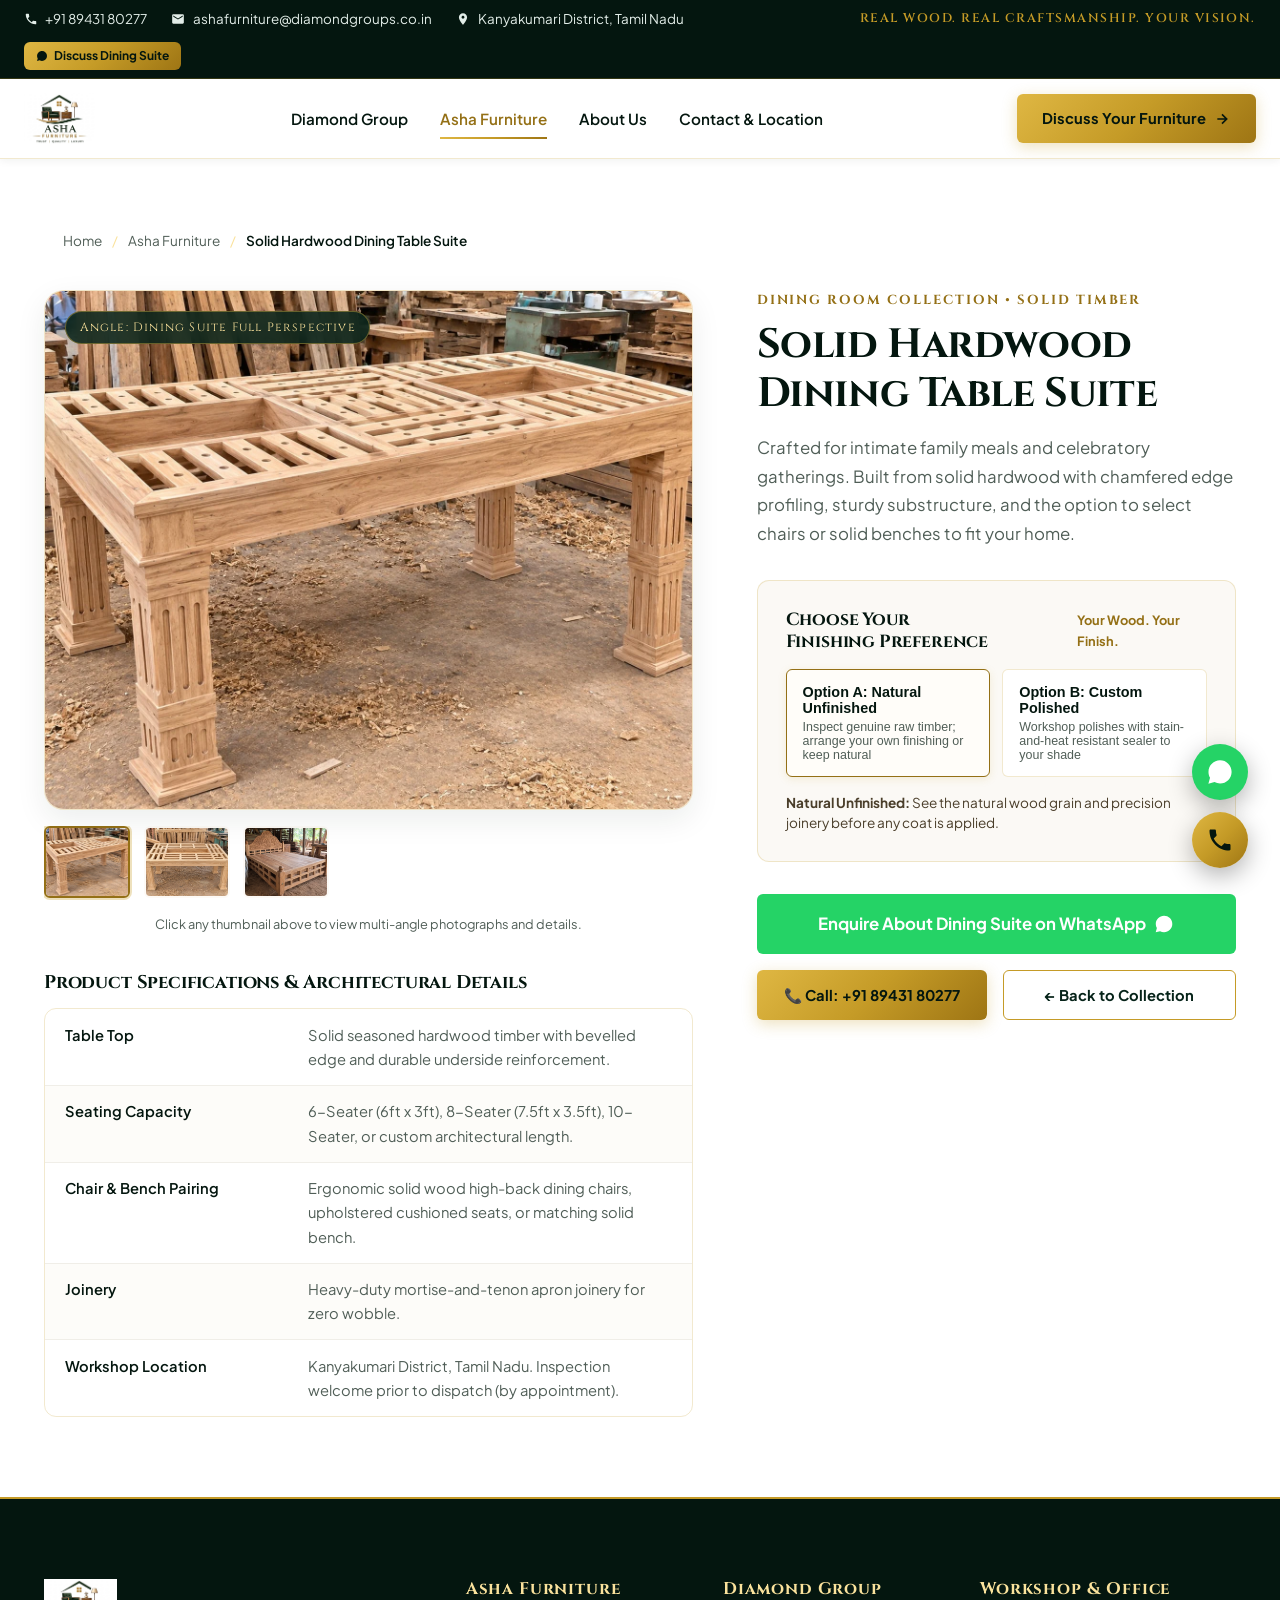
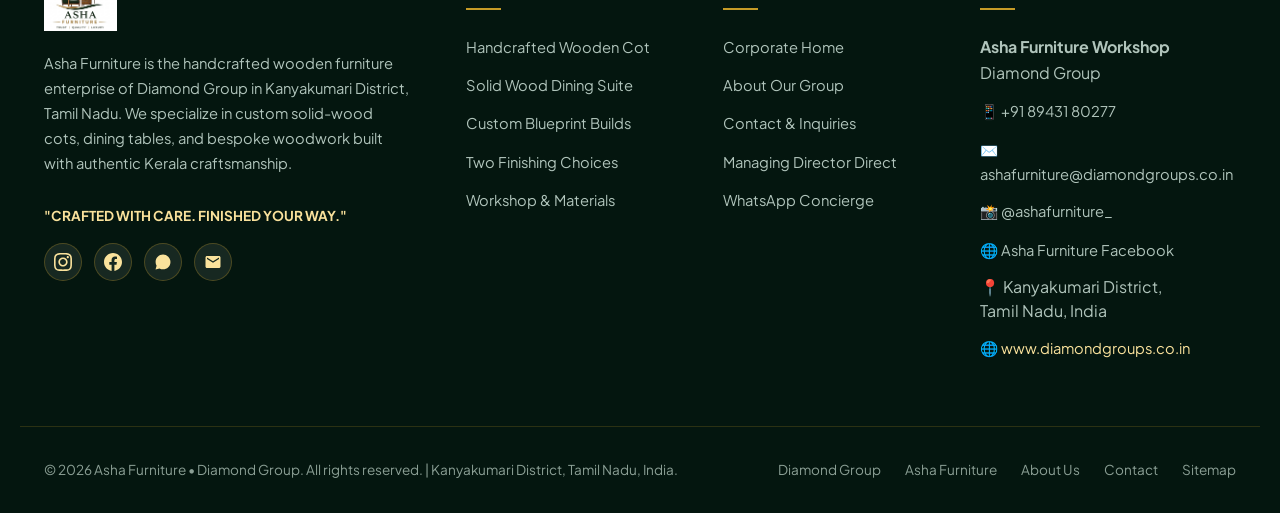
<file: furniture/solid-wood-dining-table/index.html>
<!DOCTYPE html>
<html lang="en">
<head>
  <meta charset="UTF-8">
  <meta name="viewport" content="width=device-width, initial-scale=1.0">
  <title>Solid Hardwood Dining Table Suite | Asha Furniture Tamil Nadu</title>
  <meta name="description" content="Solid hardwood dining table suite handcrafted by Asha Furniture in Kanyakumari District, Tamil Nadu. Custom seating from 6 to 12 seats, real wood grain, robust joinery, and dual finishing options.">
  <meta name="keywords" content="solid wood dining table Tamil Nadu, hardwood dining table, custom dining suite Kanyakumari, handcrafted wooden dining set, Asha Furniture">
  <meta name="robots" content="index, follow">
  <link rel="canonical" href="https://www.diamondgroups.co.in/furniture/solid-wood-dining-table/">

  <!-- Open Graph -->
  <meta property="og:title" content="Solid Hardwood Dining Table Suite | Asha Furniture">
  <meta property="og:description" content="Real wood, master craftsmanship, custom dimensions, and flexible finishing options. Handcrafted in Kanyakumari District, Tamil Nadu.">
  <meta property="og:url" content="https://www.diamondgroups.co.in/furniture/solid-wood-dining-table/">
  <meta property="og:image" content="https://www.diamondgroups.co.in/Assets/furniture/dining-table-angle-1.png">

  <link rel="icon" type="image/png" sizes="32x32" href="../../Assets/furniture/asha-furniture-favicon-32.png">
  <link rel="icon" type="image/png" sizes="192x192" href="../../Assets/furniture/asha-furniture-favicon-192.png">
  <link rel="icon" type="image/png" href="../../Assets/furniture/asha-furniture-favicon.png">
  <link rel="apple-touch-icon" href="../../Assets/furniture/asha-furniture-favicon-192.png">
  <!-- Preconnect & Preload Google Fonts -->
  <link rel="preconnect" href="https://fonts.googleapis.com">
  <link rel="preconnect" href="https://fonts.gstatic.com" crossorigin>
  <link rel="stylesheet" href="https://fonts.googleapis.com/css2?family=Cinzel:wght@500;600;700;800;900&family=Playfair+Display:ital,wght@0,500;0,600;0,700;1,400;1,600&family=Plus+Jakarta+Sans:wght@300;400;500;600;700;800&display=swap">
  <link rel="stylesheet" href="../../css/style.css">

  <script type="application/ld+json">
  {
    "@context": "https://schema.org",
    "@type": "Product",
    "name": "Solid Hardwood Dining Table Suite",
    "image": "https://www.diamondgroups.co.in/Assets/furniture/dining-table-angle-1.png",
    "description": "Solid hardwood dining table suite handcrafted by Asha Furniture in Kanyakumari District, Tamil Nadu. Custom seating capacities and choice of natural unfinished or custom workshop finish.",
    "brand": {
      "@type": "Brand",
      "name": "Asha Furniture"
    },
    "offers": {
      "@type": "Offer",
      "priceCurrency": "INR",
      "availability": "https://schema.org/InStock",
      "seller": {
        "@type": "FurnitureStore",
        "name": "Asha Furniture",
        "telephone": "+918943180277",
        "email": "ashafurniture@diamondgroups.co.in",
        "sameAs": [
          "https://www.facebook.com/people/Asha-Furniture-By-Diamond-Group/61594905233182/#",
          "https://www.instagram.com/ashafurniture_/"
        ],
        "address": {
          "@type": "PostalAddress",
          "addressLocality": "Kanyakumari District",
          "addressRegion": "Tamil Nadu",
          "addressCountry": "IN"
        }
      }
    }
  }
  </script>
</head>
<body>

  <!-- Top Notification & Contact Bar -->
  <aside class="top-bar" aria-label="Quick Contacts">
    <div class="container-wide top-bar-inner">
      <div class="top-bar-contact">
        <span class="top-bar-item top-bar-phone">
          <a href="tel:+918943180277">
            <svg width="14" height="14" viewBox="0 0 24 24" fill="currentColor"><path d="M6.62 10.79a15.05 15.05 0 006.59 6.59l2.2-2.2c.27-.27.67-.36 1.02-.24 1.12.37 2.33.57 3.57.57.55 0 1 .45 1 1V20c0 .55-.45 1-1 1-9.39 0-17-7.61-17-17 0-.55.45-1 1-1h3.5c.55 0 1 .45 1 1 0 1.25.2 2.45.57 3.57.11.35.03.74-.25 1.02l-2.2 2.2z"/></svg>
            +91 89431 80277
          </a>
        </span>
        <span class="top-bar-item top-bar-email">
          <svg width="14" height="14" viewBox="0 0 24 24" fill="currentColor"><path d="M20 4H4c-1.1 0-1.99.9-1.99 2L2 18c0 1.1.9 2 2 2h16c1.1 0 2-.9 2-2V6c0-1.1-.9-2-2-2zm0 4l-8 5-8-5V6l8 5 8-5v2z"/></svg>
          <a href="mailto:ashafurniture@diamondgroups.co.in">ashafurniture@diamondgroups.co.in</a>
        </span>
        <span class="top-bar-item top-bar-location">
          <svg width="14" height="14" viewBox="0 0 24 24" fill="currentColor"><path d="M12 2C8.13 2 5 5.13 5 9c0 5.25 7 13 7 13s7-7.75 7-13c0-3.87-3.13-7-7-7zm0 9.5c-1.38 0-2.5-1.12-2.5-2.5s1.12-2.5 2.5-2.5 2.5 1.12 2.5 2.5-1.12 2.5-2.5 2.5z"/></svg>
          <span>Kanyakumari District, Tamil Nadu</span>
        </span>
      </div>
      <div class="top-bar-tagline">
        REAL WOOD. REAL CRAFTSMANSHIP. YOUR VISION.
      </div>
      <div class="top-bar-links">
        <a href="https://wa.me/918943180277?text=Hello%20Asha%20Furniture,%20I%20am%20interested%20in%20your%20Solid%20Hardwood%20Dining%20Table%20Suite.%20I%20would%20like%20to%20discuss%20dimensions,%20seating%20options,%20and%20finishes." target="_blank" rel="noopener" class="top-bar-btn">
          <svg width="12" height="12" viewBox="0 0 24 24" fill="currentColor"><path d="M12.04 2c-5.46 0-9.91 4.45-9.91 9.91 0 1.75.46 3.45 1.32 4.95L2.05 22l5.25-1.38c1.45.79 3.08 1.21 4.74 1.21 5.46 0 9.91-4.45 9.91-9.91 0-2.65-1.03-5.14-2.9-7.01A9.816 9.816 0 0012.04 2z"/></svg>
          Discuss Dining Suite
        </a>
      </div>
    </div>
  </aside>

  <!-- Sticky Main Header -->
  <header class="site-header">
    <div class="container-wide nav-container">
      <a href="../" class="asha-logo-wrap" title="Asha Furniture - Kanyakumari District, Tamil Nadu">
        <img src="../../Assets/furniture/asha-furniture-logo.webp" alt="Asha Furniture Logo" class="asha-logo-img" width="160" height="44">
      </a>

      <!-- Desktop Navigation Links -->
      <nav aria-label="Main Menu">
        <ul class="main-nav">
          <li><a href="../../" class="nav-link">Diamond Group</a></li>
          <li><a href="../" class="nav-link active">Asha Furniture</a></li>
          <li><a href="../../about/" class="nav-link">About Us</a></li>
          <li><a href="../../contact/" class="nav-link">Contact &amp; Location</a></li>
        </ul>
      </nav>

      <!-- Header Action Buttons -->
      <div class="nav-actions">
        <a href="https://wa.me/918943180277?text=Hello%20Asha%20Furniture,%20I%20would%20like%20to%20discuss%20a%20dining%20suite%20order" target="_blank" rel="noopener" class="btn btn-primary">
          <span>Discuss Your Furniture</span>
          <svg width="16" height="16" viewBox="0 0 24 24" fill="none" stroke="currentColor" stroke-width="2.5"><path d="M5 12h14M12 5l7 7-7 7"/></svg>
        </a>
        <button class="mobile-toggle" aria-label="Open Navigation Menu">
          <svg width="26" height="26" viewBox="0 0 24 24" fill="none" stroke="currentColor" stroke-width="2"><path d="M3 12h18M3 6h18M3 18h18"/></svg>
        </button>
      </div>
    </div>
  </header>

  <!-- Accessible Mobile Slide-out Drawer -->
  <div class="drawer-overlay" aria-hidden="true"></div>
  <aside class="mobile-nav-drawer" aria-label="Mobile Navigation">
    <div class="drawer-header">
      <img src="../../Assets/furniture/asha-furniture-logo.webp" alt="Asha Furniture Emblem" style="height: 44px; width: auto;" width="140" height="44">
      <button class="dialog-close-btn drawer-close-btn" aria-label="Close menu">&times;</button>
    </div>
    <ul class="drawer-menu">
      <li><a href="../../" class="drawer-link">Diamond Group Home</a></li>
      <li><a href="../" class="drawer-link active">Asha Furniture Collection</a></li>
      <li><a href="../handcrafted-wooden-cot/" class="drawer-link">&bull; Handcrafted Wooden Cot</a></li>
      <li><a href="../solid-wood-dining-table/" class="drawer-link active">&bull; Solid Wood Dining Suite</a></li>
      <li><a href="../custom-furniture-orders/" class="drawer-link">&bull; Custom Architectural Orders</a></li>
      <li><a href="../../about/" class="drawer-link">About Diamond Group</a></li>
      <li><a href="../../contact/" class="drawer-link">Contact &amp; Location</a></li>
    </ul>
    <div style="margin-top: 2.5rem; padding-top: 1.5rem; border-top: 1px solid rgba(197, 155, 39, 0.25);">
      <p style="color: var(--c-gold-bright); font-size: 0.85rem; margin-bottom: 0.5rem; font-weight: 700;">Direct Contact:</p>
      <p style="margin-bottom: 0.5rem;"><a href="tel:+918943180277" style="color: #ffffff; font-size: 1.05rem; font-weight: 700;">+91 89431 80277</a></p>
      <p style="margin-bottom: 1.25rem;"><a href="mailto:ashafurniture@diamondgroups.co.in" style="color: #b0c4bb; font-size: 0.9rem;">ashafurniture@diamondgroups.co.in</a></p>
      <a href="https://wa.me/918943180277?text=Hello%20Asha%20Furniture,%20I%20would%20like%20to%20discuss%20the%20solid%20wood%20dining%20table" class="btn btn-primary" style="width: 100%; text-align: center;">Enquire on WhatsApp</a>
    </div>
  </aside>

  <!-- Product Detail Section -->
  <section class="product-detail-section">
    <div class="container">
      <div class="breadcrumb-nav" style="margin-bottom: 2rem;">
        <a href="../../" style="color: var(--c-text-muted);">Home</a> &nbsp;/&nbsp;
        <a href="../" style="color: var(--c-text-muted);">Asha Furniture</a> &nbsp;/&nbsp;
        <span style="color: var(--c-emerald-950); font-weight: 600;">Solid Hardwood Dining Table Suite</span>
      </div>

      <div class="product-detail-grid">
        <!-- Left Column: Multi-Angle Interactive Gallery -->
        <div class="product-gallery-wrap">
          <div class="product-gallery-main">
            <span class="gallery-floating-badge" id="dtGalleryBadge">Angle: Dining Suite Full Perspective</span>
            <img id="mainDtGalleryImg" src="../../Assets/furniture/dining-table-angle-1.webp" alt="Solid Hardwood Dining Table Suite - Asha Furniture" fetchpriority="high" width="1448" height="1086">
          </div>

          <!-- Thumbnails Strip -->
          <div class="product-thumbnails-strip" aria-label="Dining Table Angles">
            <button type="button" class="gallery-thumb-btn active" data-img="../../Assets/furniture/dining-table-angle-1.webp" data-badge="Dining Suite Full Perspective" title="Perspective View">
              <img src="../../Assets/furniture/dining-table-angle-1.webp" alt="Perspective Thumbnail" loading="lazy" decoding="async" width="90" height="68">
            </button>
            <button type="button" class="gallery-thumb-btn" data-img="../../Assets/furniture/dining-table-angle-2.webp" data-badge="Timber Grain & Joint Detail" title="Grain & Joinery View">
              <img src="../../Assets/furniture/dining-table-angle-2.webp" alt="Grain Detail Thumbnail" loading="lazy" decoding="async" width="90" height="68">
            </button>
            <button type="button" class="gallery-thumb-btn" data-img="../../Assets/furniture/bed-workshop-ornate.webp" data-badge="Workshop Timber Crafting Floor" title="Workshop Context">
              <img src="../../Assets/furniture/bed-workshop-ornate.webp" alt="Workshop Context Thumbnail" loading="lazy" decoding="async" width="90" height="68">
            </button>
          </div>
          <p style="font-size: 0.8rem; color: var(--c-text-muted); margin-top: 0.5rem; text-align: center;">
            Click any thumbnail above to view multi-angle photographs and details.
          </p>

          <!-- Specifications Table -->
          <div class="product-specs-section">
            <h3 class="product-specs-title">Product Specifications &amp; Architectural Details</h3>
            <div class="spec-box" style="margin-bottom: 0;">
              <div class="spec-row">
                <span class="spec-key">Table Top</span>
                <span class="spec-val">Solid seasoned hardwood timber with bevelled edge and durable underside reinforcement.</span>
              </div>
              <div class="spec-row">
                <span class="spec-key">Seating Capacity</span>
                <span class="spec-val">6-Seater (6ft x 3ft), 8-Seater (7.5ft x 3.5ft), 10-Seater, or custom architectural length.</span>
              </div>
              <div class="spec-row">
                <span class="spec-key">Chair &amp; Bench Pairing</span>
                <span class="spec-val">Ergonomic solid wood high-back dining chairs, upholstered cushioned seats, or matching solid bench.</span>
              </div>
              <div class="spec-row">
                <span class="spec-key">Joinery</span>
                <span class="spec-val">Heavy-duty mortise-and-tenon apron joinery for zero wobble.</span>
              </div>
              <div class="spec-row">
                <span class="spec-key">Workshop Location</span>
                <span class="spec-val">Kanyakumari District, Tamil Nadu. Inspection welcome prior to dispatch (by appointment).</span>
              </div>
            </div>
          </div>
        </div>

        <!-- Right Column: Product Narrative & Customization -->
        <div class="product-info-panel">
          <span class="product-eyebrow-tag">Dining Room Collection &bull; Solid Timber</span>
          <h1 class="product-detail-title">Solid Hardwood Dining Table Suite</h1>
          <p class="product-detail-lead">
            Crafted for intimate family meals and celebratory gatherings. Built from solid hardwood with chamfered edge profiling, sturdy substructure, and the option to select chairs or solid benches to fit your home.
          </p>

          <!-- The Two Finishing Options Interactive Toggle -->
          <div class="finish-toggle-card">
            <div class="finish-toggle-header">
              <h4>Choose Your Finishing Preference</h4>
              <span style="font-size: 0.8rem; font-weight: 700; color: var(--c-gold-dark);">Your Wood. Your Finish.</span>
            </div>
            <div class="finish-toggle-buttons">
              <button type="button" class="finish-toggle-btn active" id="btnDtRaw">
                <span class="finish-toggle-label">Option A: Natural Unfinished</span>
                <span class="finish-toggle-sub">Inspect genuine raw timber; arrange your own finishing or keep natural</span>
              </button>
              <button type="button" class="finish-toggle-btn" id="btnDtPolished">
                <span class="finish-toggle-label">Option B: Custom Polished</span>
                <span class="finish-toggle-sub">Workshop polishes with stain-and-heat resistant sealer to your shade</span>
              </button>
            </div>
            <p id="dtFinishNote" style="font-size: 0.85rem; color: #4a3e2a; margin-top: 1rem; margin-bottom: 0; line-height: 1.5;">
              <strong>Natural Unfinished:</strong> See the natural wood grain and precision joinery before any coat is applied.
            </p>
          </div>

          <!-- Action Buttons -->
          <div style="display: flex; flex-direction: column; gap: 1rem;">
            <a id="dtWhatsAppBtn" href="https://wa.me/918943180277?text=Hello%20Asha%20Furniture,%20I%20am%20interested%20in%20your%20Solid%20Hardwood%20Dining%20Table%20Suite%20(Natural%20Unfinished).%20I%20would%20like%20to%20discuss%20dimensions,%20seating%20options,%20and%20pricing." target="_blank" rel="noopener" class="btn btn-whatsapp" style="padding: 1rem; font-size: 1.05rem; justify-content: center;">
              <span>Enquire About Dining Suite on WhatsApp</span>
              <svg width="20" height="20" viewBox="0 0 24 24" fill="currentColor"><path d="M12.04 2c-5.46 0-9.91 4.45-9.91 9.91 0 1.75.46 3.45 1.32 4.95L2.05 22l5.25-1.38c1.45.79 3.08 1.21 4.74 1.21 5.46 0 9.91-4.45 9.91-9.91 0-2.65-1.03-5.14-2.9-7.01A9.816 9.816 0 0012.04 2z"/></svg>
            </a>
            <div style="display: flex; gap: 1rem;">
              <a href="tel:+918943180277" class="btn btn-primary" style="flex: 1; justify-content: center;">
                📞 Call: +91 89431 80277
              </a>
              <a href="../" class="btn btn-outline" style="flex: 1; justify-content: center;">
                &larr; Back to Collection
              </a>
            </div>
          </div>
        </div>
      </div>
    </div>
  </section>

  <!-- Global Footer -->
  <footer class="site-footer">
    <div class="container footer-grid">
      <div class="footer-brand">
        <img src="../../Assets/furniture/asha-furniture-logo.webp" alt="Asha Furniture Logo" loading="lazy" decoding="async" width="140" height="44" style="height: 52px; width: auto; margin-bottom: 1rem;">
        <p>
          Asha Furniture is the handcrafted wooden furniture enterprise of Diamond Group in Kanyakumari District, Tamil Nadu. We specialize in custom solid-wood cots, dining tables, and bespoke woodwork built with authentic Kerala craftsmanship.
        </p>
        <p style="color: var(--c-gold-bright); font-size: 0.85rem; font-weight: 700; margin-bottom: 1rem;">
          "CRAFTED WITH CARE. FINISHED YOUR WAY."
        </p>
        <div class="footer-socials">
          <a href="https://www.instagram.com/ashafurniture_/" target="_blank" rel="noopener" class="social-btn" title="Follow Asha Furniture on Instagram">
            <svg viewBox="0 0 24 24"><path d="M12 2.163c3.204 0 3.584.012 4.85.07 3.252.148 4.771 1.691 4.919 4.919.058 1.265.069 1.645.069 4.849 0 3.205-.012 3.584-.069 4.849-.149 3.225-1.664 4.771-4.919 4.919-1.266.058-1.644.07-4.85.07-3.204 0-3.584-.012-4.849-.07-3.26-.149-4.771-1.699-4.919-4.92-.058-1.265-.07-1.644-.07-4.849 0-3.204.013-3.583.07-4.849.149-3.227 1.664-4.771 4.919-4.919 1.266-.057 1.645-.069 4.849-.069zm0-2.163c-3.259 0-3.667.014-4.947.072-4.358.2-6.78 2.618-6.98 6.98-.059 1.281-.073 1.689-.073 4.948 0 3.259.014 3.668.072 4.948.2 4.358 2.618 6.78 6.98 6.98 1.281.058 1.689.072 4.948.072 3.259 0 3.668-.014 4.948-.072 4.354-.2 6.782-2.618 6.979-6.98.059-1.28.073-1.689.073-4.948 0-3.259-.014-3.667-.072-4.947-.196-4.354-2.617-6.78-6.979-6.98-1.281-.059-1.69-.073-4.949-.073zm0 5.838c-3.403 0-6.162 2.759-6.162 6.162s2.759 6.163 6.162 6.163 6.162-2.759 6.162-6.163c0-3.403-2.759-6.162-6.162-6.162zm0 10.162c-2.209 0-4-1.79-4-4 0-2.209 1.791-4 4-4s4 1.791 4 4c0 2.21-1.791 4-4 4zm6.406-11.845c-.796 0-1.441.645-1.441 1.44s.645 1.44 1.441 1.44c.795 0 1.439-.645 1.439-1.44s-.644-1.44-1.439-1.44z"/></svg>
          </a>
          <a href="https://www.facebook.com/people/Asha-Furniture-By-Diamond-Group/61594905233182/#" target="_blank" rel="noopener" class="social-btn" title="Follow Asha Furniture on Facebook">
            <svg viewBox="0 0 24 24"><path d="M24 12.073c0-6.627-5.373-12-12-12s-12 5.373-12 12c0 5.99 4.388 10.954 10.125 11.854v-8.385H7.078v-3.47h3.047V9.43c0-3.007 1.792-4.669 4.533-4.669 1.312 0 2.686.235 2.686.235v2.953H15.83c-1.491 0-1.956.925-1.956 1.874v2.25h3.328l-.532 3.47h-2.796v8.385C19.612 23.027 24 18.062 24 12.073z"/></svg>
          </a>
          <a href="https://wa.me/918943180277" target="_blank" rel="noopener" class="social-btn" title="Contact on WhatsApp">
            <svg viewBox="0 0 24 24"><path d="M12.04 2c-5.46 0-9.91 4.45-9.91 9.91 0 1.75.46 3.45 1.32 4.95L2.05 22l5.25-1.38c1.45.79 3.08 1.21 4.74 1.21 5.46 0 9.91-4.45 9.91-9.91 0-2.65-1.03-5.14-2.9-7.01A9.816 9.816 0 0012.04 2z"/></svg>
          </a>
          <a href="mailto:ashafurniture@diamondgroups.co.in" class="social-btn" title="Email Asha Furniture">
            <svg viewBox="0 0 24 24"><path d="M20 4H4c-1.1 0-1.99.9-1.99 2L2 18c0 1.1.9 2 2 2h16c1.1 0 2-.9 2-2V6c0-1.1-.9-2-2-2zm0 4l-8 5-8-5V6l8 5 8-5v2z"/></svg>
          </a>
        </div>
      </div>

      <div class="footer-col">
        <h4>Asha Furniture</h4>
        <ul class="footer-links">
          <li><a href="../handcrafted-wooden-cot/">Handcrafted Wooden Cot</a></li>
          <li><a href="../solid-wood-dining-table/">Solid Wood Dining Suite</a></li>
          <li><a href="../custom-furniture-orders/">Custom Blueprint Builds</a></li>
          <li><a href="../#finishing">Two Finishing Choices</a></li>
          <li><a href="../#craftsmanship">Workshop &amp; Materials</a></li>
        </ul>
      </div>

      <div class="footer-col">
        <h4>Diamond Group</h4>
        <ul class="footer-links">
          <li><a href="../../">Corporate Home</a></li>
          <li><a href="../../about/">About Our Group</a></li>
          <li><a href="../../contact/">Contact &amp; Inquiries</a></li>
          <li><a href="tel:+918943180277">Managing Director Direct</a></li>
          <li><a href="https://wa.me/918943180277" target="_blank" rel="noopener">WhatsApp Concierge</a></li>
        </ul>
      </div>

      <div class="footer-col">
        <h4>Workshop &amp; Office</h4>
        <ul class="footer-links">
          <li style="color: #b0c4bb;">
            <strong>Asha Furniture Workshop</strong><br>
            Diamond Group
          </li>
          <li>
            <a href="tel:+918943180277">📱 +91 89431 80277</a>
          </li>
          <li>
            <a href="mailto:ashafurniture@diamondgroups.co.in">✉️ ashafurniture@diamondgroups.co.in</a>
          </li>
          <li>
            <a href="https://www.instagram.com/ashafurniture_/" target="_blank" rel="noopener">📸 @ashafurniture_</a>
          </li>
          <li>
            <a href="https://www.facebook.com/people/Asha-Furniture-By-Diamond-Group/61594905233182/#" target="_blank" rel="noopener">🌐 Asha Furniture Facebook</a>
          </li>
          <li style="color: #b0c4bb; line-height: 1.5;">
            📍 Kanyakumari District,<br>
            Tamil Nadu, India
          </li>
          <li>
            <a href="https://www.diamondgroups.co.in" style="color: var(--c-gold-bright);">🌐 www.diamondgroups.co.in</a>
          </li>
        </ul>
      </div>
    </div>

    <div class="container footer-bottom">
      <div>
        &copy; 2026 Asha Furniture &bull; Diamond Group. All rights reserved. | Kanyakumari District, Tamil Nadu, India.
      </div>
      <div style="display: flex; gap: 1.5rem;">
        <a href="../../" style="color: #8b9f95;">Diamond Group</a>
        <a href="../" style="color: #8b9f95;">Asha Furniture</a>
        <a href="../../about/" style="color: #8b9f95;">About Us</a>
        <a href="../../contact/" style="color: #8b9f95;">Contact</a>
        <a href="../../sitemap.xml" style="color: #8b9f95;">Sitemap</a>
      </div>
    </div>
  </footer>

  <!-- Floating WhatsApp & Phone Actions -->
  <div class="floating-actions" aria-label="Quick Connect">
    <a href="https://wa.me/918943180277?text=Hello%20Asha%20Furniture,%20I%20am%20interested%20in%20the%20Solid%20Hardwood%20Dining%20Table%20Suite" target="_blank" rel="noopener" class="float-btn float-btn-whatsapp" title="Chat on WhatsApp">
      <svg viewBox="0 0 24 24"><path d="M12.04 2c-5.46 0-9.91 4.45-9.91 9.91 0 1.75.46 3.45 1.32 4.95L2.05 22l5.25-1.38c1.45.79 3.08 1.21 4.74 1.21 5.46 0 9.91-4.45 9.91-9.91 0-2.65-1.03-5.14-2.9-7.01A9.816 9.816 0 0012.04 2z"/></svg>
    </a>
    <a href="tel:+918943180277" class="float-btn float-btn-call" title="Call Asha Furniture">
      <svg viewBox="0 0 24 24"><path d="M6.62 10.79a15.05 15.05 0 006.59 6.59l2.2-2.2c.27-.27.67-.36 1.02-.24 1.12.37 2.33.57 3.57.57.55 0 1 .45 1 1V20c0 .55-.45 1-1 1-9.39 0-17-7.61-17-17 0-.55.45-1 1-1h3.5c.55 0 1 .45 1 1 0 1.25.2 2.45.57 3.57.11.35.03.74-.25 1.02l-2.2 2.2z"/></svg>
    </a>
  </div>

  <script>
    document.addEventListener("DOMContentLoaded", () => {
      const mainImg = document.getElementById("mainDtGalleryImg");
      const badge = document.getElementById("dtGalleryBadge");
      const thumbBtns = document.querySelectorAll(".gallery-thumb-btn");

      thumbBtns.forEach((btn) => {
        btn.addEventListener("click", () => {
          thumbBtns.forEach((b) => b.classList.remove("active"));
          btn.classList.add("active");
          const newSrc = btn.getAttribute("data-img");
          const newBadge = btn.getAttribute("data-badge");
          if (mainImg) {
            mainImg.style.opacity = "0.4";
            setTimeout(() => {
              mainImg.src = newSrc;
              mainImg.style.opacity = "1";
            }, 150);
          }
          if (badge) badge.textContent = newBadge;
        });
      });

      const btnRaw = document.getElementById("btnDtRaw");
      const btnPolished = document.getElementById("btnDtPolished");
      const dynamicNote = document.getElementById("dtFinishNote");
      const waBtn = document.getElementById("dtWhatsAppBtn");

      let currentFinish = "Natural Unfinished";

      function updateFinishing(type) {
        currentFinish = type;
        if (type === "Natural Unfinished") {
          btnRaw.classList.add("active");
          btnPolished.classList.remove("active");
          dynamicNote.innerHTML = "<strong>Natural Unfinished Option:</strong> Inspect the solid hardwood grain and traditional joinery prior to finishing.";
        } else {
          btnPolished.classList.add("active");
          btnRaw.classList.remove("active");
          dynamicNote.innerHTML = "<strong>Custom Polished Option:</strong> Finished with protective polyurethane satin/gloss to resist stains and moisture.";
        }
        if (waBtn) {
          const msg = `Hello Asha Furniture, I am interested in your Solid Hardwood Dining Table Suite (${currentFinish}). I would like to discuss dimensions, seating options, and pricing.`;
          waBtn.href = `https://wa.me/918943180277?text=${encodeURIComponent(msg)}`;
        }
      }

      if (btnRaw) btnRaw.addEventListener("click", () => updateFinishing("Natural Unfinished"));
      if (btnPolished) btnPolished.addEventListener("click", () => updateFinishing("Custom Polished"));
    });
  </script>
  <script src="../../js/main.js"></script>
</body>
</html>
</file>
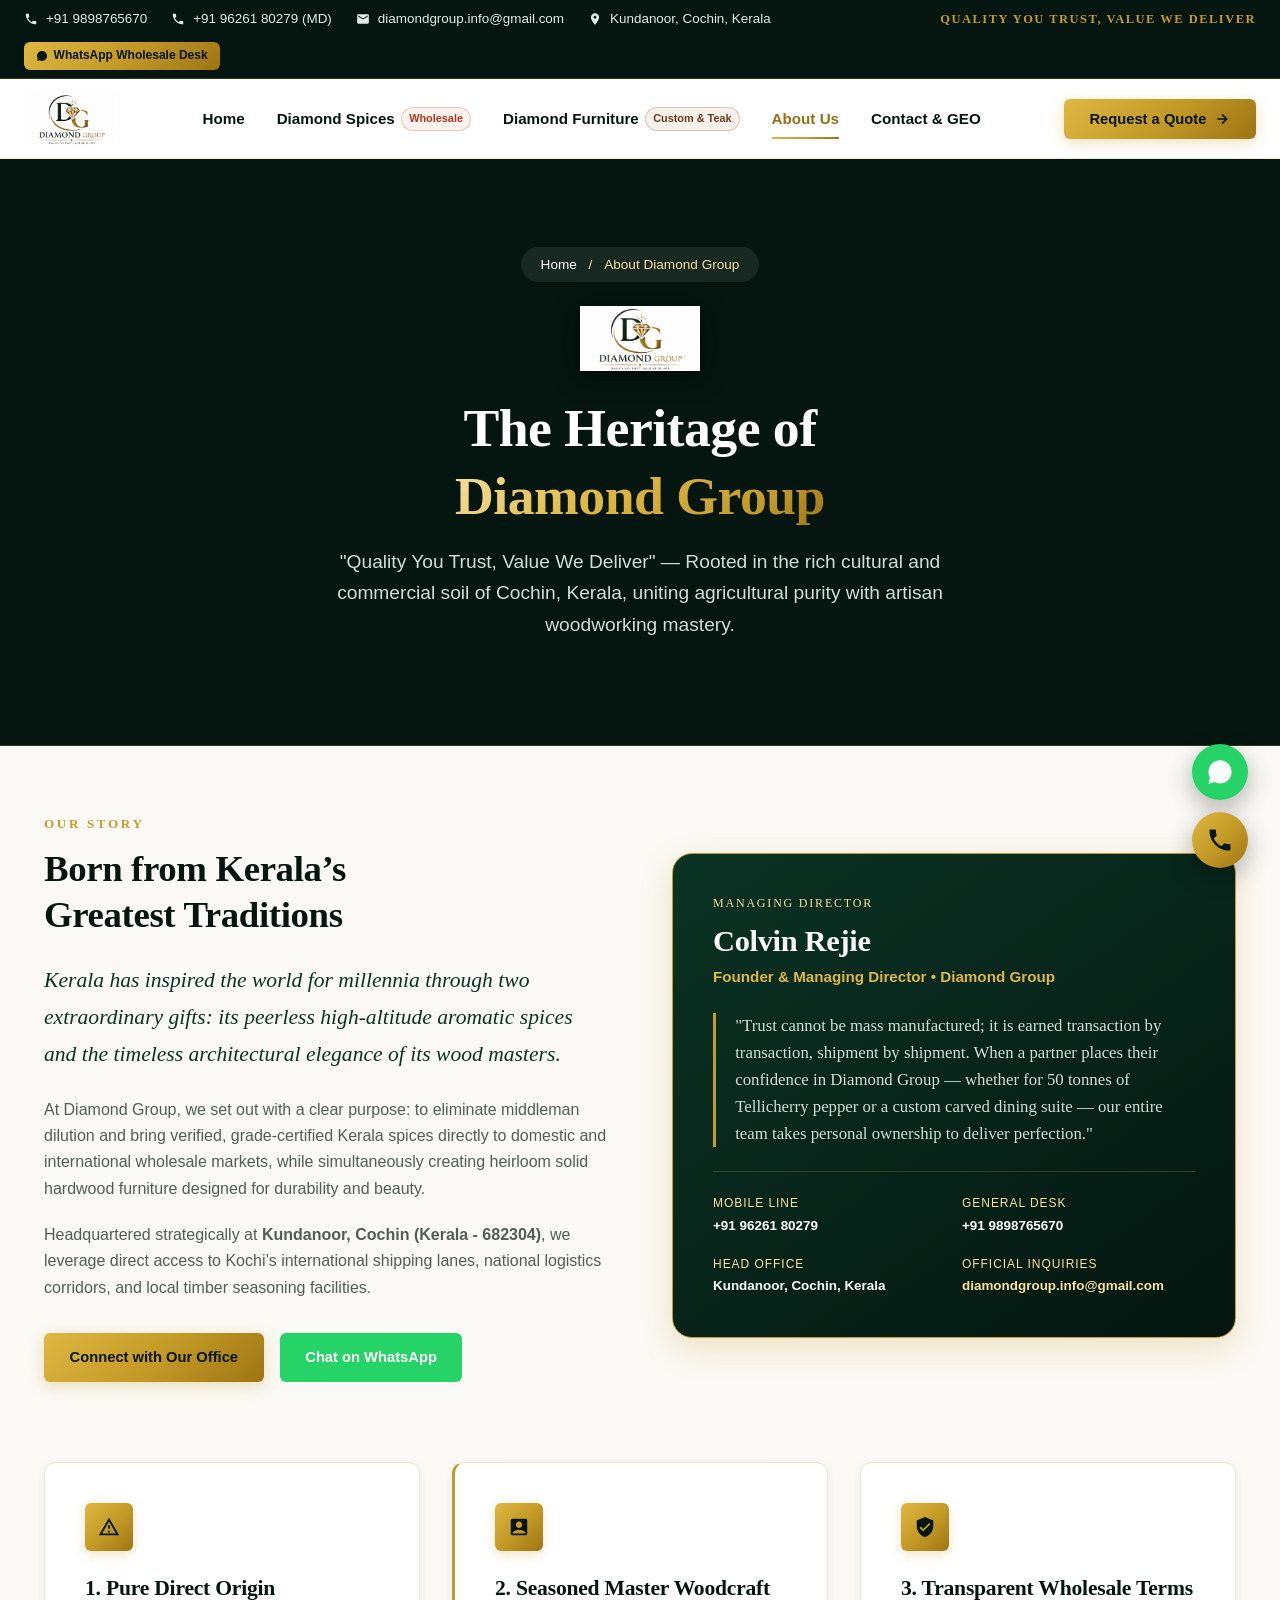
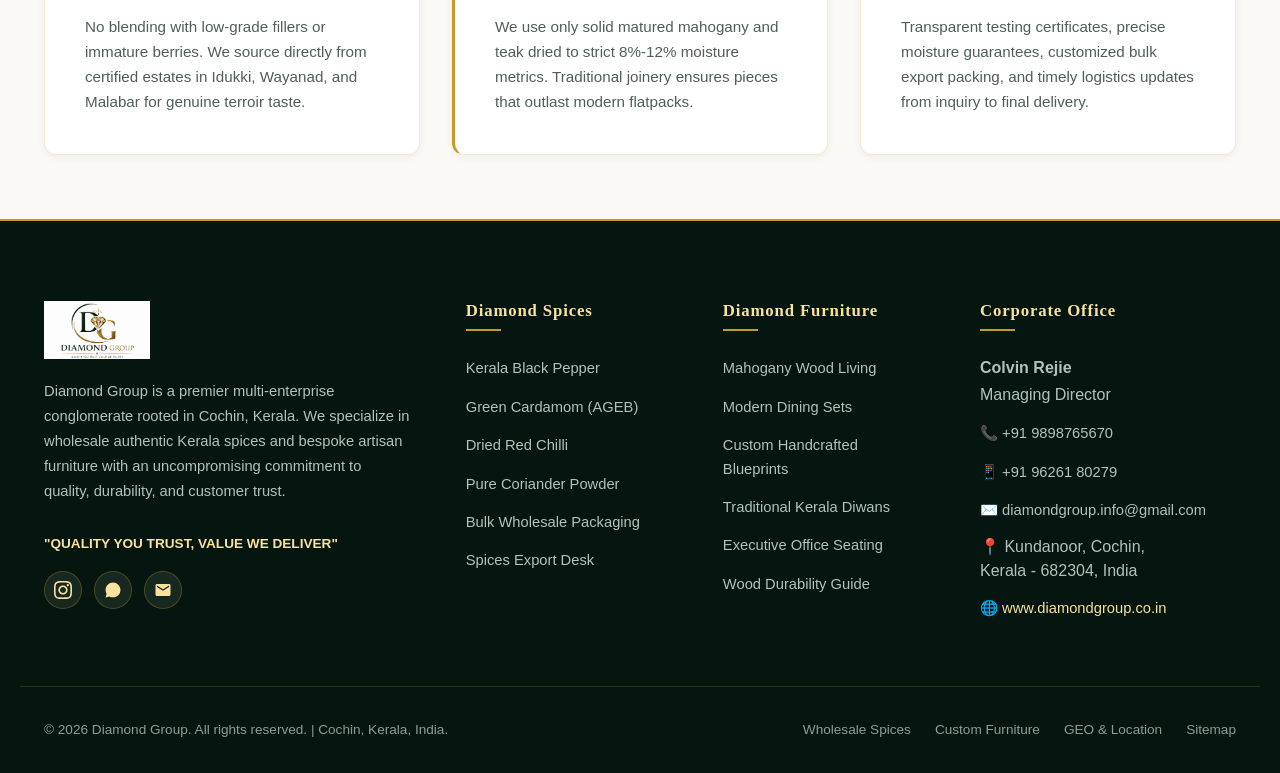
<file: about.html>
<!DOCTYPE html>
<html lang="en">
<head>
  <meta charset="UTF-8">
  <meta name="viewport" content="width=device-width, initial-scale=1.0">
  <title>About Diamond Group | Heritage, Leadership & Quality Excellence Cochin Kerala</title>
  <meta name="description" content="Discover Diamond Group, headquartered in Kundanoor, Cochin, Kerala. Led by Managing Director Colvin Rejie, we embody Kerala's spice heritage and fine solid hardwood furniture manufacturing.">
  <meta name="keywords" content="About Diamond Group, Colvin Rejie Managing Director, Cochin Kerala business conglomerate, wholesale spices history Kerala, master furniture makers Kochi, Kundanoor Cochin trade">
  <meta name="robots" content="index, follow">
  <link rel="canonical" href="https://www.diamondgroup.co.in/about.html">

  <meta name="geo.region" content="IN-KL">
  <meta name="geo.placename" content="Kundanoor, Cochin, Kerala, India">
  <meta name="geo.position" content="9.9242;76.3184">
  <meta name="ICBM" content="9.9242, 76.3184">

  <meta property="og:title" content="About Diamond Group | Cochin, Kerala">
  <meta property="og:description" content="Quality You Trust, Value We Deliver. Authentic Kerala Spices & Handcrafted Mahogany Furniture.">
  <meta property="og:url" content="https://www.diamondgroup.co.in/about.html">
  <meta property="og:image" content="https://www.diamondgroup.co.in/Assets/dggroup.png">

  <link rel="icon" type="image/png" href="Assets/dg.png">
  <link rel="stylesheet" href="css/style.css">
</head>
<body>

  <!-- Top Notification & Contact Bar -->
  <aside class="top-bar" aria-label="Quick Contacts">
    <div class="container-wide top-bar-inner">
      <div class="top-bar-contact">
        <span class="top-bar-item">
          <svg width="14" height="14" viewBox="0 0 24 24" fill="currentColor"><path d="M6.62 10.79a15.05 15.05 0 006.59 6.59l2.2-2.2c.27-.27.67-.36 1.02-.24 1.12.37 2.33.57 3.57.57.55 0 1 .45 1 1V20c0 .55-.45 1-1 1-9.39 0-17-7.61-17-17 0-.55.45-1 1-1h3.5c.55 0 1 .45 1 1 0 1.25.2 2.45.57 3.57.11.35.03.74-.25 1.02l-2.2 2.2z"/></svg>
          <a href="tel:9898765670">+91 9898765670</a>
        </span>
        <span class="top-bar-item">
          <svg width="14" height="14" viewBox="0 0 24 24" fill="currentColor"><path d="M6.62 10.79a15.05 15.05 0 006.59 6.59l2.2-2.2c.27-.27.67-.36 1.02-.24 1.12.37 2.33.57 3.57.57.55 0 1 .45 1 1V20c0 .55-.45 1-1 1-9.39 0-17-7.61-17-17 0-.55.45-1 1-1h3.5c.55 0 1 .45 1 1 0 1.25.2 2.45.57 3.57.11.35.03.74-.25 1.02l-2.2 2.2z"/></svg>
          <a href="tel:+919626180279">+91 96261 80279 (MD)</a>
        </span>
        <span class="top-bar-item">
          <svg width="14" height="14" viewBox="0 0 24 24" fill="currentColor"><path d="M20 4H4c-1.1 0-1.99.9-1.99 2L2 18c0 1.1.9 2 2 2h16c1.1 0 2-.9 2-2V6c0-1.1-.9-2-2-2zm0 4l-8 5-8-5V6l8 5 8-5v2z"/></svg>
          <a href="mailto:diamondgroup.info@gmail.com">diamondgroup.info@gmail.com</a>
        </span>
        <span class="top-bar-item">
          <svg width="14" height="14" viewBox="0 0 24 24" fill="currentColor"><path d="M12 2C8.13 2 5 5.13 5 9c0 5.25 7 13 7 13s7-7.75 7-13c0-3.87-3.13-7-7-7zm0 9.5c-1.38 0-2.5-1.12-2.5-2.5s1.12-2.5 2.5-2.5 2.5 1.12 2.5 2.5-1.12 2.5-2.5 2.5z"/></svg>
          <span>Kundanoor, Cochin, Kerala</span>
        </span>
      </div>
      <div class="top-bar-tagline">
        QUALITY YOU TRUST, VALUE WE DELIVER
      </div>
      <div class="top-bar-links">
        <a href="https://wa.me/919626180279?text=Hello%20Diamond%20Group,%20I%20would%20like%20to%20inquire%20about%20your%20services" target="_blank" rel="noopener" class="top-bar-btn">
          <svg width="12" height="12" viewBox="0 0 24 24" fill="currentColor"><path d="M12.04 2c-5.46 0-9.91 4.45-9.91 9.91 0 1.75.46 3.45 1.32 4.95L2.05 22l5.25-1.38c1.45.79 3.08 1.21 4.74 1.21 5.46 0 9.91-4.45 9.91-9.91 0-2.65-1.03-5.14-2.9-7.01A9.816 9.816 0 0012.04 2z"/></svg>
          WhatsApp Wholesale Desk
        </a>
      </div>
    </div>
  </aside>

  <!-- Sticky Main Header -->
  <header class="site-header">
    <div class="container-wide nav-container">
      <a href="index.html" class="brand-logo-wrap" title="Diamond Group - Cochin, Kerala">
        <img src="Assets/dggroup.png" alt="Diamond Group Logo" class="brand-logo-img" width="180" height="52">
      </a>

      <!-- Desktop Navigation Links -->
      <nav aria-label="Main Menu">
        <ul class="main-nav">
          <li><a href="index.html" class="nav-link ">Home</a></li>
          <li>
            <a href="spices.html" class="nav-link ">
              Diamond Spices <span class="nav-badge-spice">Wholesale</span>
            </a>
          </li>
          <li>
            <a href="furniture.html" class="nav-link ">
              Diamond Furniture <span class="nav-badge-furniture">Custom & Teak</span>
            </a>
          </li>
          <li><a href="about.html" class="nav-link active">About Us</a></li>
          <li><a href="contact.html" class="nav-link ">Contact & GEO</a></li>
        </ul>
      </nav>

      <!-- Header Action Buttons -->
      <div class="nav-actions">
        <button type="button" class="btn btn-primary open-quote-modal" data-division="spices">
          <span>Request a Quote</span>
          <svg width="16" height="16" viewBox="0 0 24 24" fill="none" stroke="currentColor" stroke-width="2.5"><path d="M5 12h14M12 5l7 7-7 7"/></svg>
        </button>
        <button class="mobile-toggle" aria-label="Open Navigation Menu">
          <svg width="26" height="26" viewBox="0 0 24 24" fill="none" stroke="currentColor" stroke-width="2"><path d="M3 12h18M3 6h18M3 18h18"/></svg>
        </button>
      </div>
    </div>
  </header>

  <!-- Accessible Mobile Slide-out Drawer -->
  <div class="drawer-overlay" aria-hidden="true"></div>
  <aside class="mobile-nav-drawer" aria-label="Mobile Navigation">
    <div class="drawer-header">
      <img src="Assets/dg.png" alt="Diamond Group Emblem" style="height: 48px; width: auto;">
      <button class="dialog-close-btn drawer-close-btn" aria-label="Close menu">&times;</button>
    </div>
    <ul class="drawer-menu">
      <li><a href="index.html" class="drawer-link ">Home</a></li>
      <li><a href="spices.html" class="drawer-link ">Diamond Spices <span>Kerala Spices</span></a></li>
      <li><a href="furniture.html" class="drawer-link ">Diamond Furniture <span>Mahogany & Custom</span></a></li>
      <li><a href="about.html" class="drawer-link active">About Diamond Group</a></li>
      <li><a href="contact.html" class="drawer-link ">Contact & Location</a></li>
    </ul>
    <div style="margin-top: 2.5rem; padding-top: 1.5rem; border-top: 1px solid rgba(197, 155, 39, 0.25);">
      <p style="color: var(--c-gold-bright); font-size: 0.85rem; margin-bottom: 0.75rem; font-weight: 700;">Direct Phone Lines:</p>
      <p style="margin-bottom: 0.5rem;"><a href="tel:9898765670" style="color: #fff; font-size: 1.05rem; font-weight: 700;">+91 9898765670</a></p>
      <p style="margin-bottom: 1.25rem;"><a href="tel:+919626180279" style="color: #dfb743; font-size: 0.95rem;">+91 96261 80279 (MD)</a></p>
      <button type="button" class="btn btn-primary open-quote-modal" style="width: 100%;">Get Quick Quotation</button>
    </div>
  </aside>

  <!-- Page Hero -->
  <section class="page-hero page-hero-about">
    <div class="container page-hero-content">
      <div class="breadcrumb-nav">
        <a href="index.html">Home</a> &nbsp;/&nbsp; <span>About Diamond Group</span>
      </div>
      <img src="Assets/dggroup.png" alt="Diamond Group Emblem" style="height: 65px; margin-inline: auto; margin-bottom: 1.5rem; filter: drop-shadow(0 4px 12px rgba(0,0,0,0.6));">
      <h1 class="page-hero-title">
        The Heritage of <br>
        <span class="gold-text">Diamond Group</span>
      </h1>
      <p class="page-hero-subtitle">
        "Quality You Trust, Value We Deliver" &mdash; Rooted in the rich cultural and commercial soil of Cochin, Kerala, uniting agricultural purity with artisan woodworking mastery.
      </p>
    </div>
  </section>

  <!-- Heritage Narrative -->
  <section class="catalog-section">
    <div class="container">
      <div class="heritage-grid">
        <div>
          <span class="section-eyebrow">Our Story</span>
          <h2 style="font-size: 2.3rem; margin-bottom: 1.5rem;">Born from Kerala’s Greatest Traditions</h2>
          <p class="heritage-lead">
            Kerala has inspired the world for millennia through two extraordinary gifts: its peerless high-altitude aromatic spices and the timeless architectural elegance of its wood masters.
          </p>
          <p style="color: var(--c-text-muted); margin-bottom: 1.25rem;">
            At Diamond Group, we set out with a clear purpose: to eliminate middleman dilution and bring verified, grade-certified Kerala spices directly to domestic and international wholesale markets, while simultaneously creating heirloom solid hardwood furniture designed for durability and beauty.
          </p>
          <p style="color: var(--c-text-muted); margin-bottom: 2rem;">
            Headquartered strategically at <strong>Kundanoor, Cochin (Kerala - 682304)</strong>, we leverage direct access to Kochi’s international shipping lanes, national logistics corridors, and local timber seasoning facilities.
          </p>
          <div style="display: flex; gap: 1rem; flex-wrap: wrap;">
            <a href="contact.html" class="btn btn-primary">Connect with Our Office</a>
            <a href="https://wa.me/919626180279" target="_blank" rel="noopener" class="btn btn-whatsapp">Chat on WhatsApp</a>
          </div>
        </div>

        <!-- Director Card -->
        <div class="heritage-card-director">
          <div class="director-badge">Managing Director</div>
          <h3 class="director-name">Colvin Rejie</h3>
          <p class="director-title">Founder &amp; Managing Director &bull; Diamond Group</p>
          <p class="director-quote">
            "Trust cannot be mass manufactured; it is earned transaction by transaction, shipment by shipment. When a partner places their confidence in Diamond Group &mdash; whether for 50 tonnes of Tellicherry pepper or a custom carved dining suite &mdash; our entire team takes personal ownership to deliver perfection."
          </p>
          <div class="director-meta-grid">
            <div class="director-meta-item">
              <span class="director-meta-label">Mobile Line</span>
              <p class="director-meta-val"><a href="tel:+919626180279" style="color: #ffffff;">+91 96261 80279</a></p>
            </div>
            <div class="director-meta-item">
              <span class="director-meta-label">General Desk</span>
              <p class="director-meta-val"><a href="tel:9898765670" style="color: #ffffff;">+91 9898765670</a></p>
            </div>
            <div class="director-meta-item">
              <span class="director-meta-label">Head Office</span>
              <p class="director-meta-val">Kundanoor, Cochin, Kerala</p>
            </div>
            <div class="director-meta-item">
              <span class="director-meta-label">Official Inquiries</span>
              <p class="director-meta-val"><a href="mailto:diamondgroup.info@gmail.com" style="color: var(--c-gold-bright);">diamondgroup.info@gmail.com</a></p>
            </div>
          </div>
        </div>
      </div>

      <!-- Core Values -->
      <div style="margin-top: 5rem; display: grid; grid-template-columns: repeat(auto-fit, minmax(300px, 1fr)); gap: 2rem;">
        <div style="background: #ffffff; padding: 2.5rem; border-radius: var(--radius-md); border: 1px solid var(--c-border-light); box-shadow: var(--shadow-sm);">
          <div class="value-icon" style="margin-bottom: 1.5rem;">
            <svg width="22" height="22" viewBox="0 0 24 24" fill="currentColor"><path d="M12 2L1 21h22L12 2zm0 3.99L19.53 19H4.47L12 5.99zM11 16h2v2h-2zm0-6h2v4h-2z"/></svg>
          </div>
          <h3 style="font-size: 1.35rem; color: var(--c-emerald-950); margin-bottom: 0.75rem;">1. Pure Direct Origin</h3>
          <p style="color: var(--c-text-muted); font-size: 0.95rem;">
            No blending with low-grade fillers or immature berries. We source directly from certified estates in Idukki, Wayanad, and Malabar for genuine terroir taste.
          </p>
        </div>

        <div style="background: #ffffff; padding: 2.5rem; border-radius: var(--radius-md); border-left: 3px solid var(--c-gold-primary); border-top: 1px solid var(--c-border-light); border-right: 1px solid var(--c-border-light); border-bottom: 1px solid var(--c-border-light); box-shadow: var(--shadow-sm);">
          <div class="value-icon" style="margin-bottom: 1.5rem;">
            <svg width="22" height="22" viewBox="0 0 24 24" fill="currentColor"><path d="M19 3H5c-1.1 0-2 .9-2 2v14c0 1.1.9 2 2 2h14c1.1 0 2-.9 2-2V5c0-1.1-.9-2-2-2zm-7 3c1.93 0 3.5 1.57 3.5 3.5S13.93 13 12 13s-3.5-1.57-3.5-3.5S10.07 6 12 6zm7 13H5v-.23c0-.62.28-1.2.76-1.58C7.47 15.82 9.64 15 12 15s4.53.82 6.24 2.19c.48.38.76.96.76 1.58v.23z"/></svg>
          </div>
          <h3 style="font-size: 1.35rem; color: var(--c-emerald-950); margin-bottom: 0.75rem;">2. Seasoned Master Woodcraft</h3>
          <p style="color: var(--c-text-muted); font-size: 0.95rem;">
            We use only solid matured mahogany and teak dried to strict 8%-12% moisture metrics. Traditional joinery ensures pieces that outlast modern flatpacks.
          </p>
        </div>

        <div style="background: #ffffff; padding: 2.5rem; border-radius: var(--radius-md); border: 1px solid var(--c-border-light); box-shadow: var(--shadow-sm);">
          <div class="value-icon" style="margin-bottom: 1.5rem;">
            <svg width="22" height="22" viewBox="0 0 24 24" fill="currentColor"><path d="M12 1L3 5v6c0 5.55 3.84 10.74 9 12 5.16-1.26 9-6.45 9-12V5l-9-4zm-2 16l-4-4 1.41-1.41L10 14.17l6.59-6.59L18 9l-8 8z"/></svg>
          </div>
          <h3 style="font-size: 1.35rem; color: var(--c-emerald-950); margin-bottom: 0.75rem;">3. Transparent Wholesale Terms</h3>
          <p style="color: var(--c-text-muted); font-size: 0.95rem;">
            Transparent testing certificates, precise moisture guarantees, customized bulk export packing, and timely logistics updates from inquiry to final delivery.
          </p>
        </div>
      </div>
    </div>
  </section>

  <!-- Floating WhatsApp & Phone Actions -->
  <div class="floating-actions" aria-label="Quick Connect">
    <a href="https://wa.me/919626180279?text=Hello%20Diamond%20Group,%20I%20am%20interested%20in%20your%20Wholesale%20Spices%20/%20Furniture%20catalog" target="_blank" rel="noopener" class="float-btn float-btn-whatsapp" title="Chat on WhatsApp">
      <svg viewBox="0 0 24 24"><path d="M12.04 2c-5.46 0-9.91 4.45-9.91 9.91 0 1.75.46 3.45 1.32 4.95L2.05 22l5.25-1.38c1.45.79 3.08 1.21 4.74 1.21 5.46 0 9.91-4.45 9.91-9.91 0-2.65-1.03-5.14-2.9-7.01A9.816 9.816 0 0012.04 2z"/></svg>
    </a>
    <a href="tel:9898765670" class="float-btn float-btn-call" title="Call Diamond Group">
      <svg viewBox="0 0 24 24"><path d="M6.62 10.79a15.05 15.05 0 006.59 6.59l2.2-2.2c.27-.27.67-.36 1.02-.24 1.12.37 2.33.57 3.57.57.55 0 1 .45 1 1V20c0 .55-.45 1-1 1-9.39 0-17-7.61-17-17 0-.55.45-1 1-1h3.5c.55 0 1 .45 1 1 0 1.25.2 2.45.57 3.57.11.35.03.74-.25 1.02l-2.2 2.2z"/></svg>
    </a>
  </div>

  <!-- Global Footer -->
  <footer class="site-footer">
    <div class="container footer-grid">
      <div class="footer-brand">
        <img src="Assets/dggroup.png" alt="Diamond Group Logo" style="height: 58px; width: auto; margin-bottom: 1rem;">
        <p>
          Diamond Group is a premier multi-enterprise conglomerate rooted in Cochin, Kerala. We specialize in wholesale authentic Kerala spices and bespoke artisan furniture with an uncompromising commitment to quality, durability, and customer trust.
        </p>
        <p style="color: var(--c-gold-bright); font-size: 0.85rem; font-weight: 700; margin-bottom: 1rem;">
          "QUALITY YOU TRUST, VALUE WE DELIVER"
        </p>
        <div class="footer-socials">
          <a href="https://instagram.com/diamondgroup_official" target="_blank" rel="noopener" class="social-btn" title="Follow Diamond Group on Instagram">
            <svg viewBox="0 0 24 24"><path d="M12 2.163c3.204 0 3.584.012 4.85.07 3.252.148 4.771 1.691 4.919 4.919.058 1.265.069 1.645.069 4.849 0 3.205-.012 3.584-.069 4.849-.149 3.225-1.664 4.771-4.919 4.919-1.266.058-1.644.07-4.85.07-3.204 0-3.584-.012-4.849-.07-3.26-.149-4.771-1.699-4.919-4.92-.058-1.265-.07-1.644-.07-4.849 0-3.204.013-3.583.07-4.849.149-3.227 1.664-4.771 4.919-4.919 1.266-.057 1.645-.069 4.849-.069zm0-2.163c-3.259 0-3.667.014-4.947.072-4.358.2-6.78 2.618-6.98 6.98-.059 1.281-.073 1.689-.073 4.948 0 3.259.014 3.668.072 4.948.2 4.358 2.618 6.78 6.98 6.98 1.281.058 1.689.072 4.948.072 3.259 0 3.668-.014 4.948-.072 4.354-.2 6.782-2.618 6.979-6.98.059-1.28.073-1.689.073-4.948 0-3.259-.014-3.667-.072-4.947-.196-4.354-2.617-6.78-6.979-6.98-1.281-.059-1.69-.073-4.949-.073zm0 5.838c-3.403 0-6.162 2.759-6.162 6.162s2.759 6.163 6.162 6.163 6.162-2.759 6.162-6.163c0-3.403-2.759-6.162-6.162-6.162zm0 10.162c-2.209 0-4-1.79-4-4 0-2.209 1.791-4 4-4s4 1.791 4 4c0 2.21-1.791 4-4 4zm6.406-11.845c-.796 0-1.441.645-1.441 1.44s.645 1.44 1.441 1.44c.795 0 1.439-.645 1.439-1.44s-.644-1.44-1.439-1.44z"/></svg>
          </a>
          <a href="https://wa.me/919626180279" target="_blank" rel="noopener" class="social-btn" title="Contact on WhatsApp">
            <svg viewBox="0 0 24 24"><path d="M12.04 2c-5.46 0-9.91 4.45-9.91 9.91 0 1.75.46 3.45 1.32 4.95L2.05 22l5.25-1.38c1.45.79 3.08 1.21 4.74 1.21 5.46 0 9.91-4.45 9.91-9.91 0-2.65-1.03-5.14-2.9-7.01A9.816 9.816 0 0012.04 2z"/></svg>
          </a>
          <a href="mailto:diamondgroup.info@gmail.com" class="social-btn" title="Email Us">
            <svg viewBox="0 0 24 24"><path d="M20 4H4c-1.1 0-1.99.9-1.99 2L2 18c0 1.1.9 2 2 2h16c1.1 0 2-.9 2-2V6c0-1.1-.9-2-2-2zm0 4l-8 5-8-5V6l8 5 8-5v2z"/></svg>
          </a>
        </div>
      </div>

      <div class="footer-col">
        <h4>Diamond Spices</h4>
        <ul class="footer-links">
          <li><a href="spices.html">Kerala Black Pepper</a></li>
          <li><a href="spices.html">Green Cardamom (AGEB)</a></li>
          <li><a href="spices.html">Dried Red Chilli</a></li>
          <li><a href="spices.html">Pure Coriander Powder</a></li>
          <li><a href="spices.html">Bulk Wholesale Packaging</a></li>
          <li><a href="spices.html">Spices Export Desk</a></li>
        </ul>
      </div>

      <div class="footer-col">
        <h4>Diamond Furniture</h4>
        <ul class="footer-links">
          <li><a href="furniture.html">Mahogany Wood Living</a></li>
          <li><a href="furniture.html">Modern Dining Sets</a></li>
          <li><a href="furniture.html">Custom Handcrafted Blueprints</a></li>
          <li><a href="furniture.html">Traditional Kerala Diwans</a></li>
          <li><a href="furniture.html">Executive Office Seating</a></li>
          <li><a href="furniture.html">Wood Durability Guide</a></li>
        </ul>
      </div>

      <div class="footer-col">
        <h4>Corporate Office</h4>
        <ul class="footer-links">
          <li style="color: #b0c4bb;">
            <strong>Colvin Rejie</strong><br>
            Managing Director
          </li>
          <li>
            <a href="tel:9898765670">📞 +91 9898765670</a>
          </li>
          <li>
            <a href="tel:+919626180279">📱 +91 96261 80279</a>
          </li>
          <li>
            <a href="mailto:diamondgroup.info@gmail.com">✉️ diamondgroup.info@gmail.com</a>
          </li>
          <li style="color: #b0c4bb; line-height: 1.5;">
            📍 Kundanoor, Cochin,<br>
            Kerala - 682304, India
          </li>
          <li>
            <a href="https://www.diamondgroup.co.in" style="color: var(--c-gold-bright);">🌐 www.diamondgroup.co.in</a>
          </li>
        </ul>
      </div>
    </div>

    <div class="container footer-bottom">
      <div>
        &copy; 2026 Diamond Group. All rights reserved. | Cochin, Kerala, India.
      </div>
      <div style="display: flex; gap: 1.5rem;">
        <a href="spices.html" style="color: #8b9f95;">Wholesale Spices</a>
        <a href="furniture.html" style="color: #8b9f95;">Custom Furniture</a>
        <a href="contact.html" style="color: #8b9f95;">GEO & Location</a>
        <a href="sitemap.xml" style="color: #8b9f95;">Sitemap</a>
      </div>
    </div>
  </footer>

  <!-- Native <dialog> Quotation Modal -->
  <dialog id="quoteDialog" class="quote-dialog">
    <div class="dialog-header">
      <h3>Request a Quote / Wholesale Inquiry</h3>
      <button type="button" class="dialog-close-btn close-quote-modal" aria-label="Close dialog">&times;</button>
    </div>
    <div class="dialog-body">
      <form id="quoteForm">
        <div class="form-group">
          <label for="modalName" class="form-label">Full Name / Business Name *</label>
          <input type="text" id="modalName" class="form-control" placeholder="Your Name or Firm" required>
        </div>
        <div class="form-group">
          <label for="modalPhone" class="form-label">Phone / WhatsApp Number *</label>
          <input type="tel" id="modalPhone" class="form-control" placeholder="e.g. +91 9898765670" required>
        </div>
        <div class="form-group">
          <label for="modalDivision" class="form-label">Select Division *</label>
          <select id="modalDivision" class="form-select">
            <option value="spices">Diamond Spices (Wholesale Kerala Spices)</option>
            <option value="furniture">Diamond Furniture (Mahogany & Custom)</option>
            <option value="both">Both Divisions / General Corporate</option>
          </select>
        </div>

        <!-- Spices fields -->
        <div id="spicesSpecificFields">
          <div class="form-group">
            <label for="modalItemRequirement" class="form-label">Spices Needed</label>
            <input type="text" id="modalItemRequirement" class="form-control" placeholder="e.g. Tellicherry Black Pepper, Cardamom 8mm, Chilli">
          </div>
          <div class="form-group">
            <label for="modalQuantity" class="form-label">Estimated Volume (kg / Bags / Tonnes)</label>
            <input type="text" id="modalQuantity" class="form-control" placeholder="e.g. 500 kg or 25 bags">
          </div>
        </div>

        <!-- Furniture fields -->
        <div id="furnitureSpecificFields" style="display: none;">
          <div class="form-group">
            <label class="form-label">Furniture Requirements</label>
            <input type="text" class="form-control" placeholder="e.g. 8-Seater Mahogany Dining Table, Custom Diwan, Office Desk">
          </div>
        </div>

        <div id="modalStatusMessage" style="display: none; margin-bottom: 1rem;"></div>

        <div style="display: flex; gap: 1rem; margin-top: 1.5rem;">
          <button type="submit" class="btn btn-primary" style="flex: 1;">
            <span>Send Direct via WhatsApp</span>
            <svg width="18" height="18" viewBox="0 0 24 24" fill="currentColor"><path d="M12.04 2c-5.46 0-9.91 4.45-9.91 9.91 0 1.75.46 3.45 1.32 4.95L2.05 22l5.25-1.38c1.45.79 3.08 1.21 4.74 1.21 5.46 0 9.91-4.45 9.91-9.91 0-2.65-1.03-5.14-2.9-7.01A9.816 9.816 0 0012.04 2z"/></svg>
          </button>
          <button type="button" class="btn btn-outline close-quote-modal">Cancel</button>
        </div>
      </form>
    </div>
  </dialog>

  <!-- Scripts -->
  <script src="js/main.js"></script>
</body>
</html>
</file>
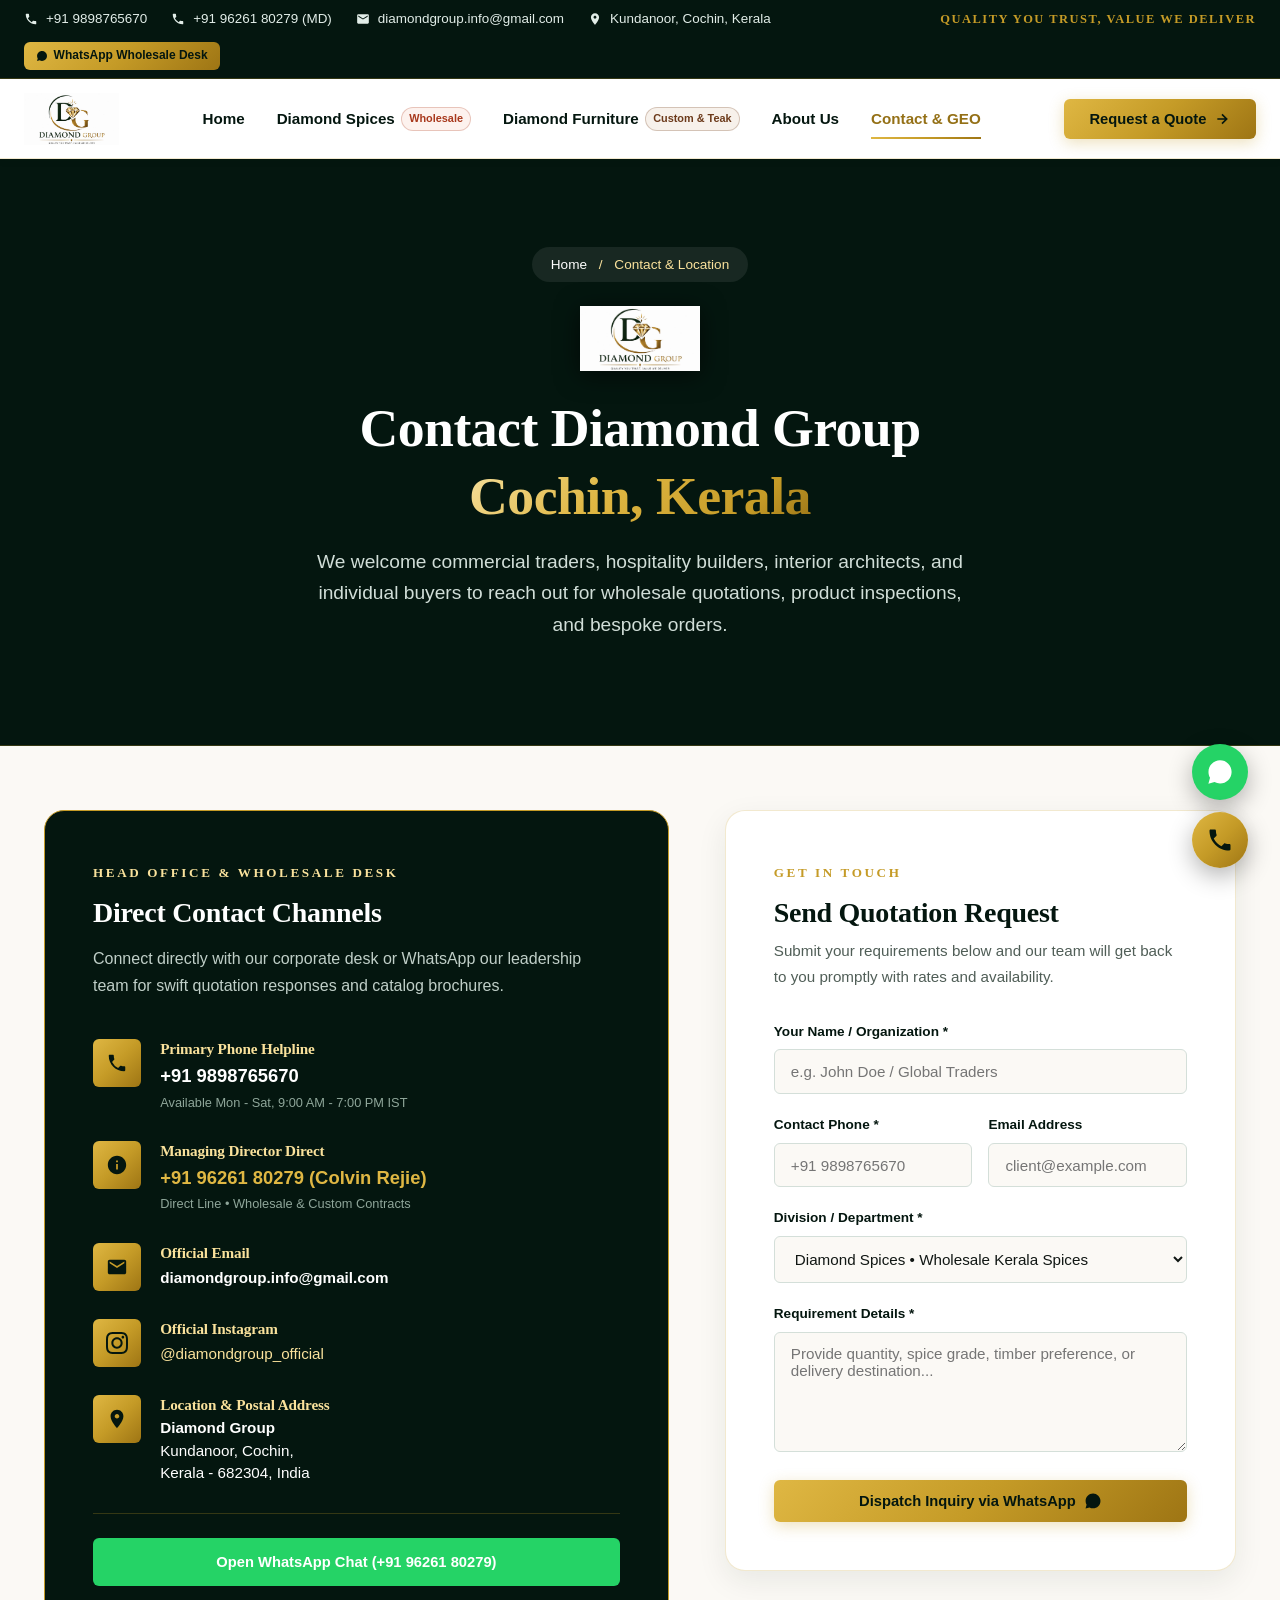
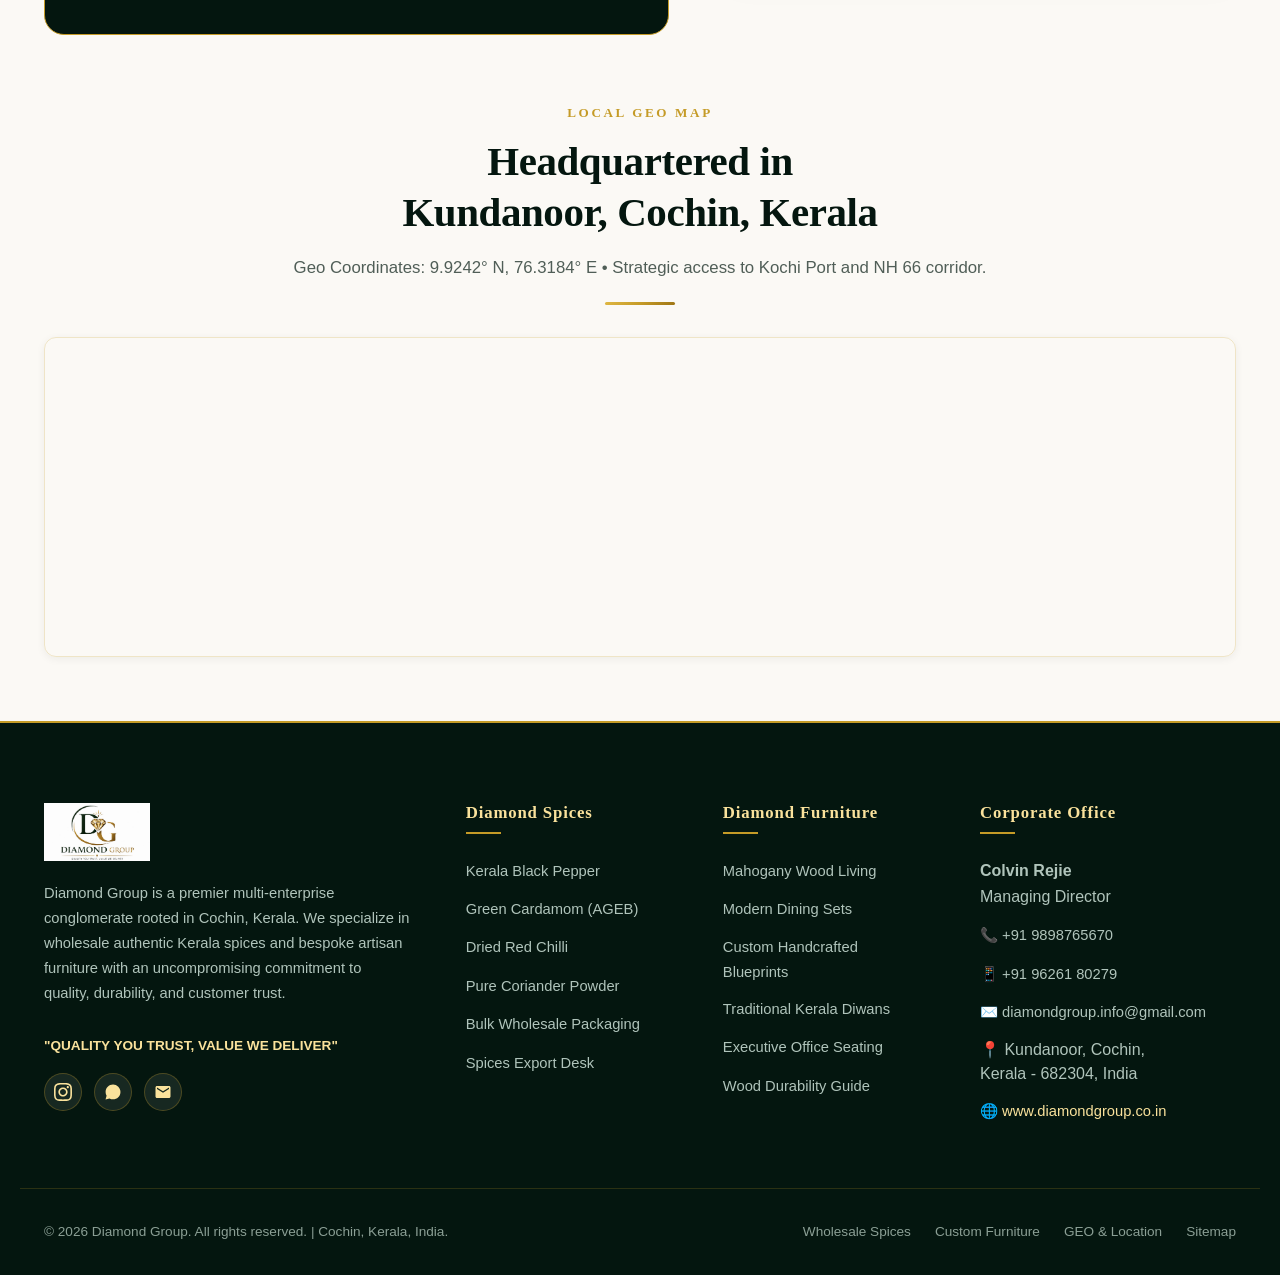
<file: contact.html>
<!DOCTYPE html>
<html lang="en">
<head>
  <meta charset="UTF-8">
  <meta name="viewport" content="width=device-width, initial-scale=1.0">
  <title>Contact Diamond Group | Kundanoor Cochin Kerala | Wholesale Inquiries & Orders</title>
  <meta name="description" content="Contact Diamond Group in Kundanoor, Cochin, Kerala 682304. Direct lines: +91 9898765670 & +91 96261 80279. Email: diamondgroup.info@gmail.com. Wholesale Spices & Custom Furniture.">
  <meta name="keywords" content="Contact Diamond Group, Diamond Group phone number, Diamond Group Cochin address, Kundanoor Kerala spices supplier, wholesale furniture Cochin contact, Colvin Rejie contact">
  <meta name="robots" content="index, follow">
  <link rel="canonical" href="https://www.diamondgroup.co.in/contact.html">

  <!-- GEO & Local Search Tags -->
  <meta name="geo.region" content="IN-KL">
  <meta name="geo.placename" content="Kundanoor, Cochin, Kerala, India">
  <meta name="geo.position" content="9.9242;76.3184">
  <meta name="ICBM" content="9.9242, 76.3184">

  <meta property="og:title" content="Contact Diamond Group | Cochin, Kerala">
  <meta property="og:description" content="Get in touch with Diamond Group for wholesale spices and handcrafted furniture inquiries in Kundanoor, Cochin.">
  <meta property="og:url" content="https://www.diamondgroup.co.in/contact.html">
  <meta property="og:image" content="https://www.diamondgroup.co.in/Assets/dggroup.png">

  <link rel="icon" type="image/png" href="Assets/dg.png">
  <link rel="stylesheet" href="css/style.css">

  <!-- Schema.org JSON-LD LocalBusiness -->
  <script type="application/ld+json">
  {
    "@context": "https://schema.org",
    "@type": "LocalBusiness",
    "name": "Diamond Group Corporate Office",
    "image": "https://www.diamondgroup.co.in/Assets/dggroup.png",
    "telephone": "+919898765670",
    "email": "diamondgroup.info@gmail.com",
    "url": "https://www.diamondgroup.co.in",
    "address": {
      "@type": "PostalAddress",
      "streetAddress": "Kundanoor",
      "addressLocality": "Cochin",
      "addressRegion": "Kerala",
      "postalCode": "682304",
      "addressCountry": "IN"
    },
    "geo": {
      "@type": "GeoCoordinates",
      "latitude": 9.9242,
      "longitude": 76.3184
    },
    "openingHours": "Mo-Sa 09:00-19:00",
    "priceRange": "$$"
  }
  </script>
</head>
<body>

  <!-- Top Notification & Contact Bar -->
  <aside class="top-bar" aria-label="Quick Contacts">
    <div class="container-wide top-bar-inner">
      <div class="top-bar-contact">
        <span class="top-bar-item">
          <svg width="14" height="14" viewBox="0 0 24 24" fill="currentColor"><path d="M6.62 10.79a15.05 15.05 0 006.59 6.59l2.2-2.2c.27-.27.67-.36 1.02-.24 1.12.37 2.33.57 3.57.57.55 0 1 .45 1 1V20c0 .55-.45 1-1 1-9.39 0-17-7.61-17-17 0-.55.45-1 1-1h3.5c.55 0 1 .45 1 1 0 1.25.2 2.45.57 3.57.11.35.03.74-.25 1.02l-2.2 2.2z"/></svg>
          <a href="tel:9898765670">+91 9898765670</a>
        </span>
        <span class="top-bar-item">
          <svg width="14" height="14" viewBox="0 0 24 24" fill="currentColor"><path d="M6.62 10.79a15.05 15.05 0 006.59 6.59l2.2-2.2c.27-.27.67-.36 1.02-.24 1.12.37 2.33.57 3.57.57.55 0 1 .45 1 1V20c0 .55-.45 1-1 1-9.39 0-17-7.61-17-17 0-.55.45-1 1-1h3.5c.55 0 1 .45 1 1 0 1.25.2 2.45.57 3.57.11.35.03.74-.25 1.02l-2.2 2.2z"/></svg>
          <a href="tel:+919626180279">+91 96261 80279 (MD)</a>
        </span>
        <span class="top-bar-item">
          <svg width="14" height="14" viewBox="0 0 24 24" fill="currentColor"><path d="M20 4H4c-1.1 0-1.99.9-1.99 2L2 18c0 1.1.9 2 2 2h16c1.1 0 2-.9 2-2V6c0-1.1-.9-2-2-2zm0 4l-8 5-8-5V6l8 5 8-5v2z"/></svg>
          <a href="mailto:diamondgroup.info@gmail.com">diamondgroup.info@gmail.com</a>
        </span>
        <span class="top-bar-item">
          <svg width="14" height="14" viewBox="0 0 24 24" fill="currentColor"><path d="M12 2C8.13 2 5 5.13 5 9c0 5.25 7 13 7 13s7-7.75 7-13c0-3.87-3.13-7-7-7zm0 9.5c-1.38 0-2.5-1.12-2.5-2.5s1.12-2.5 2.5-2.5 2.5 1.12 2.5 2.5-1.12 2.5-2.5 2.5z"/></svg>
          <span>Kundanoor, Cochin, Kerala</span>
        </span>
      </div>
      <div class="top-bar-tagline">
        QUALITY YOU TRUST, VALUE WE DELIVER
      </div>
      <div class="top-bar-links">
        <a href="https://wa.me/919626180279?text=Hello%20Diamond%20Group,%20I%20would%20like%20to%20inquire%20about%20your%20services" target="_blank" rel="noopener" class="top-bar-btn">
          <svg width="12" height="12" viewBox="0 0 24 24" fill="currentColor"><path d="M12.04 2c-5.46 0-9.91 4.45-9.91 9.91 0 1.75.46 3.45 1.32 4.95L2.05 22l5.25-1.38c1.45.79 3.08 1.21 4.74 1.21 5.46 0 9.91-4.45 9.91-9.91 0-2.65-1.03-5.14-2.9-7.01A9.816 9.816 0 0012.04 2z"/></svg>
          WhatsApp Wholesale Desk
        </a>
      </div>
    </div>
  </aside>

  <!-- Sticky Main Header -->
  <header class="site-header">
    <div class="container-wide nav-container">
      <a href="index.html" class="brand-logo-wrap" title="Diamond Group - Cochin, Kerala">
        <img src="Assets/dggroup.png" alt="Diamond Group Logo" class="brand-logo-img" width="180" height="52">
      </a>

      <!-- Desktop Navigation Links -->
      <nav aria-label="Main Menu">
        <ul class="main-nav">
          <li><a href="index.html" class="nav-link ">Home</a></li>
          <li>
            <a href="spices.html" class="nav-link ">
              Diamond Spices <span class="nav-badge-spice">Wholesale</span>
            </a>
          </li>
          <li>
            <a href="furniture.html" class="nav-link ">
              Diamond Furniture <span class="nav-badge-furniture">Custom & Teak</span>
            </a>
          </li>
          <li><a href="about.html" class="nav-link ">About Us</a></li>
          <li><a href="contact.html" class="nav-link active">Contact & GEO</a></li>
        </ul>
      </nav>

      <!-- Header Action Buttons -->
      <div class="nav-actions">
        <button type="button" class="btn btn-primary open-quote-modal" data-division="spices">
          <span>Request a Quote</span>
          <svg width="16" height="16" viewBox="0 0 24 24" fill="none" stroke="currentColor" stroke-width="2.5"><path d="M5 12h14M12 5l7 7-7 7"/></svg>
        </button>
        <button class="mobile-toggle" aria-label="Open Navigation Menu">
          <svg width="26" height="26" viewBox="0 0 24 24" fill="none" stroke="currentColor" stroke-width="2"><path d="M3 12h18M3 6h18M3 18h18"/></svg>
        </button>
      </div>
    </div>
  </header>

  <!-- Accessible Mobile Slide-out Drawer -->
  <div class="drawer-overlay" aria-hidden="true"></div>
  <aside class="mobile-nav-drawer" aria-label="Mobile Navigation">
    <div class="drawer-header">
      <img src="Assets/dg.png" alt="Diamond Group Emblem" style="height: 48px; width: auto;">
      <button class="dialog-close-btn drawer-close-btn" aria-label="Close menu">&times;</button>
    </div>
    <ul class="drawer-menu">
      <li><a href="index.html" class="drawer-link ">Home</a></li>
      <li><a href="spices.html" class="drawer-link ">Diamond Spices <span>Kerala Spices</span></a></li>
      <li><a href="furniture.html" class="drawer-link ">Diamond Furniture <span>Mahogany & Custom</span></a></li>
      <li><a href="about.html" class="drawer-link ">About Diamond Group</a></li>
      <li><a href="contact.html" class="drawer-link active">Contact & Location</a></li>
    </ul>
    <div style="margin-top: 2.5rem; padding-top: 1.5rem; border-top: 1px solid rgba(197, 155, 39, 0.25);">
      <p style="color: var(--c-gold-bright); font-size: 0.85rem; margin-bottom: 0.75rem; font-weight: 700;">Direct Phone Lines:</p>
      <p style="margin-bottom: 0.5rem;"><a href="tel:9898765670" style="color: #fff; font-size: 1.05rem; font-weight: 700;">+91 9898765670</a></p>
      <p style="margin-bottom: 1.25rem;"><a href="tel:+919626180279" style="color: #dfb743; font-size: 0.95rem;">+91 96261 80279 (MD)</a></p>
      <button type="button" class="btn btn-primary open-quote-modal" style="width: 100%;">Get Quick Quotation</button>
    </div>
  </aside>

  <!-- Page Hero -->
  <section class="page-hero page-hero-contact">
    <div class="container page-hero-content">
      <div class="breadcrumb-nav">
        <a href="index.html">Home</a> &nbsp;/&nbsp; <span>Contact &amp; Location</span>
      </div>
      <img src="Assets/dggroup.png" alt="Diamond Group Logo" style="height: 65px; margin-inline: auto; margin-bottom: 1.5rem; filter: drop-shadow(0 4px 12px rgba(0,0,0,0.6));">
      <h1 class="page-hero-title">
        Contact Diamond Group <br>
        <span class="gold-text">Cochin, Kerala</span>
      </h1>
      <p class="page-hero-subtitle">
        We welcome commercial traders, hospitality builders, interior architects, and individual buyers to reach out for wholesale quotations, product inspections, and bespoke orders.
      </p>
    </div>
  </section>

  <!-- Contact Details & Direct Inquiry Grid -->
  <section class="catalog-section">
    <div class="container contact-layout-grid">
      <!-- Contact Cards -->
      <div class="contact-card-info">
        <span class="section-eyebrow" style="color: var(--c-gold-bright);">Head Office &amp; Wholesale Desk</span>
        <h3>Direct Contact Channels</h3>
        <p style="color: #c0cfc8; margin-bottom: 2.5rem;">
          Connect directly with our corporate desk or WhatsApp our leadership team for swift quotation responses and catalog brochures.
        </p>

        <div class="contact-item">
          <div class="contact-icon">
            <svg viewBox="0 0 24 24"><path d="M6.62 10.79a15.05 15.05 0 006.59 6.59l2.2-2.2c.27-.27.67-.36 1.02-.24 1.12.37 2.33.57 3.57.57.55 0 1 .45 1 1V20c0 .55-.45 1-1 1-9.39 0-17-7.61-17-17 0-.55.45-1 1-1h3.5c.55 0 1 .45 1 1 0 1.25.2 2.45.57 3.57.11.35.03.74-.25 1.02l-2.2 2.2z"/></svg>
          </div>
          <div class="contact-detail-text">
            <h4>Primary Phone Helpline</h4>
            <p><a href="tel:9898765670" style="font-size: 1.15rem; font-weight: 700; color: #ffffff;">+91 9898765670</a></p>
            <p style="font-size: 0.8rem; color: #8fa69a;">Available Mon - Sat, 9:00 AM - 7:00 PM IST</p>
          </div>
        </div>

        <div class="contact-item">
          <div class="contact-icon">
            <svg viewBox="0 0 24 24"><path d="M12 2C6.48 2 2 6.48 2 12s4.48 10 10 10 10-4.48 10-10S17.52 2 12 2zm1 15h-2v-6h2v6zm0-8h-2V7h2v2z"/></svg>
          </div>
          <div class="contact-detail-text">
            <h4>Managing Director Direct</h4>
            <p><a href="tel:+919626180279" style="font-size: 1.15rem; font-weight: 700; color: #dfb743;">+91 96261 80279 (Colvin Rejie)</a></p>
            <p style="font-size: 0.8rem; color: #8fa69a;">Direct Line &bull; Wholesale &amp; Custom Contracts</p>
          </div>
        </div>

        <div class="contact-item">
          <div class="contact-icon">
            <svg viewBox="0 0 24 24"><path d="M20 4H4c-1.1 0-1.99.9-1.99 2L2 18c0 1.1.9 2 2 2h16c1.1 0 2-.9 2-2V6c0-1.1-.9-2-2-2zm0 4l-8 5-8-5V6l8 5 8-5v2z"/></svg>
          </div>
          <div class="contact-detail-text">
            <h4>Official Email</h4>
            <p><a href="mailto:diamondgroup.info@gmail.com" style="color: #ffffff; font-weight: 600;">diamondgroup.info@gmail.com</a></p>
          </div>
        </div>

        <div class="contact-item">
          <div class="contact-icon">
            <svg viewBox="0 0 24 24"><path d="M12 2.163c3.204 0 3.584.012 4.85.07 3.252.148 4.771 1.691 4.919 4.919.058 1.265.069 1.645.069 4.849 0 3.205-.012 3.584-.069 4.849-.149 3.225-1.664 4.771-4.919 4.919-1.266.058-1.644.07-4.85.07-3.204 0-3.584-.012-4.849-.07-3.26-.149-4.771-1.699-4.919-4.92-.058-1.265-.07-1.644-.07-4.849 0-3.204.013-3.583.07-4.849.149-3.227 1.664-4.771 4.919-4.919 1.266-.057 1.645-.069 4.849-.069zm0-2.163c-3.259 0-3.667.014-4.947.072-4.358.2-6.78 2.618-6.98 6.98-.059 1.281-.073 1.689-.073 4.948 0 3.259.014 3.668.072 4.948.2 4.358 2.618 6.78 6.98 6.98 1.281.058 1.689.072 4.948.072 3.259 0 3.668-.014 4.948-.072 4.354-.2 6.782-2.618 6.979-6.98.059-1.28.073-1.689.073-4.948 0-3.259-.014-3.667-.072-4.947-.196-4.354-2.617-6.78-6.979-6.98-1.281-.059-1.69-.073-4.949-.073zm0 5.838c-3.403 0-6.162 2.759-6.162 6.162s2.759 6.163 6.162 6.163 6.162-2.759 6.162-6.163c0-3.403-2.759-6.162-6.162-6.162zm0 10.162c-2.209 0-4-1.79-4-4 0-2.209 1.791-4 4-4s4 1.791 4 4c0 2.21-1.791 4-4 4zm6.406-11.845c-.796 0-1.441.645-1.441 1.44s.645 1.44 1.441 1.44c.795 0 1.439-.645 1.439-1.44s-.644-1.44-1.439-1.44z"/></svg>
          </div>
          <div class="contact-detail-text">
            <h4>Official Instagram</h4>
            <p><a href="https://instagram.com/diamondgroup_official" target="_blank" rel="noopener" style="color: var(--c-gold-bright);">@diamondgroup_official</a></p>
          </div>
        </div>

        <div class="contact-item">
          <div class="contact-icon">
            <svg viewBox="0 0 24 24"><path d="M12 2C8.13 2 5 5.13 5 9c0 5.25 7 13 7 13s7-7.75 7-13c0-3.87-3.13-7-7-7zm0 9.5c-1.38 0-2.5-1.12-2.5-2.5s1.12-2.5 2.5-2.5 2.5 1.12 2.5 2.5-1.12 2.5-2.5 2.5z"/></svg>
          </div>
          <div class="contact-detail-text">
            <h4>Location &amp; Postal Address</h4>
            <p style="line-height: 1.5; color: #ffffff;">
              <strong>Diamond Group</strong><br>
              Kundanoor, Cochin,<br>
              Kerala - 682304, India
            </p>
          </div>
        </div>

        <div style="margin-top: 1.5rem; padding-top: 1.5rem; border-top: 1px solid rgba(197, 155, 39, 0.25);">
          <a href="https://wa.me/919626180279?text=Hello%20Diamond%20Group,%20I%20am%20contacting%20you%20from%20your%20website" target="_blank" rel="noopener" class="btn btn-whatsapp" style="width: 100%;">
            <span>Open WhatsApp Chat (+91 96261 80279)</span>
          </a>
        </div>
      </div>

      <!-- Inquiry Submission Form -->
      <div class="form-box">
        <span class="section-eyebrow">Get In Touch</span>
        <h3>Send Quotation Request</h3>
        <p>Submit your requirements below and our team will get back to you promptly with rates and availability.</p>

        <form id="contactPageForm">
          <div class="form-group">
            <label class="form-label" for="cName">Your Name / Organization *</label>
            <input type="text" id="cName" class="form-control" placeholder="e.g. John Doe / Global Traders" required>
          </div>

          <div style="display: grid; grid-template-columns: 1fr 1fr; gap: 1rem;">
            <div class="form-group">
              <label class="form-label" for="cPhone">Contact Phone *</label>
              <input type="tel" id="cPhone" class="form-control" placeholder="+91 9898765670" required>
            </div>
            <div class="form-group">
              <label class="form-label" for="cEmail">Email Address</label>
              <input type="email" id="cEmail" class="form-control" placeholder="client@example.com">
            </div>
          </div>

          <div class="form-group">
            <label class="form-label" for="cDiv">Division / Department *</label>
            <select id="cDiv" class="form-select">
              <option value="Diamond Spices (Wholesale Spices)">Diamond Spices &bull; Wholesale Kerala Spices</option>
              <option value="Diamond Furniture (Mahogany & Custom)">Diamond Furniture &bull; Solid Mahogany &amp; Custom</option>
              <option value="Corporate Partnerships & Export">Corporate Partnerships &amp; Export</option>
            </select>
          </div>

          <div class="form-group">
            <label class="form-label" for="cMsg">Requirement Details *</label>
            <textarea id="cMsg" class="form-textarea" placeholder="Provide quantity, spice grade, timber preference, or delivery destination..." required></textarea>
          </div>

          <button type="submit" class="btn btn-primary" style="width: 100%;">
            <span>Dispatch Inquiry via WhatsApp</span>
            <svg width="18" height="18" viewBox="0 0 24 24" fill="currentColor"><path d="M12.04 2c-5.46 0-9.91 4.45-9.91 9.91 0 1.75.46 3.45 1.32 4.95L2.05 22l5.25-1.38c1.45.79 3.08 1.21 4.74 1.21 5.46 0 9.91-4.45 9.91-9.91 0-2.65-1.03-5.14-2.9-7.01A9.816 9.816 0 0012.04 2z"/></svg>
          </button>
        </form>
      </div>
    </div>

    <!-- Interactive GEO Map Section -->
    <div class="container" style="margin-top: 4rem;">
      <div class="section-header" style="margin-bottom: 2rem;">
        <span class="section-eyebrow">Local GEO Map</span>
        <h2 class="section-title">Headquartered in Kundanoor, Cochin, Kerala</h2>
        <p class="section-desc">Geo Coordinates: 9.9242&deg; N, 76.3184&deg; E &bull; Strategic access to Kochi Port and NH 66 corridor.</p>
        <div class="section-divider"></div>
      </div>

      <div class="map-container">
        <iframe
          src="https://www.google.com/maps/embed?pb=!1m18!1m12!1m3!1d15719.508518667828!2d76.3100!3d9.9242!2m3!1f0!2f0!3f0!3m2!1i1024!2i768!4f13.1!3m3!1m2!1s0x3b08731555555555%3A0x8888888888888888!2sKundannoor%2C%20Maradu%2C%20Kochi%2C%20Kerala%20682304!5e0!3m2!1sen!2sin!4v1650000000000!5m2!1sen!2sin"
          width="100%"
          height="100%"
          style="border:0;"
          allowfullscreen=""
          loading="lazy"
          referrerpolicy="no-referrer-when-downgrade"
          title="Diamond Group Location Map - Kundanoor Cochin">
        </iframe>
      </div>
    </div>
  </section>

  <script>
    document.addEventListener("DOMContentLoaded", () => {
      const cForm = document.querySelector("#contactPageForm");
      if (cForm) {
        cForm.addEventListener("submit", (e) => {
          e.preventDefault();
          const n = document.querySelector("#cName").value;
          const p = document.querySelector("#cPhone").value;
          const em = document.querySelector("#cEmail").value;
          const d = document.querySelector("#cDiv").value;
          const m = document.querySelector("#cMsg").value;
          const fullMsg = "Hello Diamond Group, inquiry from " + n + " (Phone: " + p + ", Email: " + em + ") regarding " + d + ": " + m;
          window.open("https://wa.me/919626180279?text=" + encodeURIComponent(fullMsg), "_blank");
        });
      }
    });
  </script>

  <!-- Floating WhatsApp & Phone Actions -->
  <div class="floating-actions" aria-label="Quick Connect">
    <a href="https://wa.me/919626180279?text=Hello%20Diamond%20Group,%20I%20am%20interested%20in%20your%20Wholesale%20Spices%20/%20Furniture%20catalog" target="_blank" rel="noopener" class="float-btn float-btn-whatsapp" title="Chat on WhatsApp">
      <svg viewBox="0 0 24 24"><path d="M12.04 2c-5.46 0-9.91 4.45-9.91 9.91 0 1.75.46 3.45 1.32 4.95L2.05 22l5.25-1.38c1.45.79 3.08 1.21 4.74 1.21 5.46 0 9.91-4.45 9.91-9.91 0-2.65-1.03-5.14-2.9-7.01A9.816 9.816 0 0012.04 2z"/></svg>
    </a>
    <a href="tel:9898765670" class="float-btn float-btn-call" title="Call Diamond Group">
      <svg viewBox="0 0 24 24"><path d="M6.62 10.79a15.05 15.05 0 006.59 6.59l2.2-2.2c.27-.27.67-.36 1.02-.24 1.12.37 2.33.57 3.57.57.55 0 1 .45 1 1V20c0 .55-.45 1-1 1-9.39 0-17-7.61-17-17 0-.55.45-1 1-1h3.5c.55 0 1 .45 1 1 0 1.25.2 2.45.57 3.57.11.35.03.74-.25 1.02l-2.2 2.2z"/></svg>
    </a>
  </div>

  <!-- Global Footer -->
  <footer class="site-footer">
    <div class="container footer-grid">
      <div class="footer-brand">
        <img src="Assets/dggroup.png" alt="Diamond Group Logo" style="height: 58px; width: auto; margin-bottom: 1rem;">
        <p>
          Diamond Group is a premier multi-enterprise conglomerate rooted in Cochin, Kerala. We specialize in wholesale authentic Kerala spices and bespoke artisan furniture with an uncompromising commitment to quality, durability, and customer trust.
        </p>
        <p style="color: var(--c-gold-bright); font-size: 0.85rem; font-weight: 700; margin-bottom: 1rem;">
          "QUALITY YOU TRUST, VALUE WE DELIVER"
        </p>
        <div class="footer-socials">
          <a href="https://instagram.com/diamondgroup_official" target="_blank" rel="noopener" class="social-btn" title="Follow Diamond Group on Instagram">
            <svg viewBox="0 0 24 24"><path d="M12 2.163c3.204 0 3.584.012 4.85.07 3.252.148 4.771 1.691 4.919 4.919.058 1.265.069 1.645.069 4.849 0 3.205-.012 3.584-.069 4.849-.149 3.225-1.664 4.771-4.919 4.919-1.266.058-1.644.07-4.85.07-3.204 0-3.584-.012-4.849-.07-3.26-.149-4.771-1.699-4.919-4.92-.058-1.265-.07-1.644-.07-4.849 0-3.204.013-3.583.07-4.849.149-3.227 1.664-4.771 4.919-4.919 1.266-.057 1.645-.069 4.849-.069zm0-2.163c-3.259 0-3.667.014-4.947.072-4.358.2-6.78 2.618-6.98 6.98-.059 1.281-.073 1.689-.073 4.948 0 3.259.014 3.668.072 4.948.2 4.358 2.618 6.78 6.98 6.98 1.281.058 1.689.072 4.948.072 3.259 0 3.668-.014 4.948-.072 4.354-.2 6.782-2.618 6.979-6.98.059-1.28.073-1.689.073-4.948 0-3.259-.014-3.667-.072-4.947-.196-4.354-2.617-6.78-6.979-6.98-1.281-.059-1.69-.073-4.949-.073zm0 5.838c-3.403 0-6.162 2.759-6.162 6.162s2.759 6.163 6.162 6.163 6.162-2.759 6.162-6.163c0-3.403-2.759-6.162-6.162-6.162zm0 10.162c-2.209 0-4-1.79-4-4 0-2.209 1.791-4 4-4s4 1.791 4 4c0 2.21-1.791 4-4 4zm6.406-11.845c-.796 0-1.441.645-1.441 1.44s.645 1.44 1.441 1.44c.795 0 1.439-.645 1.439-1.44s-.644-1.44-1.439-1.44z"/></svg>
          </a>
          <a href="https://wa.me/919626180279" target="_blank" rel="noopener" class="social-btn" title="Contact on WhatsApp">
            <svg viewBox="0 0 24 24"><path d="M12.04 2c-5.46 0-9.91 4.45-9.91 9.91 0 1.75.46 3.45 1.32 4.95L2.05 22l5.25-1.38c1.45.79 3.08 1.21 4.74 1.21 5.46 0 9.91-4.45 9.91-9.91 0-2.65-1.03-5.14-2.9-7.01A9.816 9.816 0 0012.04 2z"/></svg>
          </a>
          <a href="mailto:diamondgroup.info@gmail.com" class="social-btn" title="Email Us">
            <svg viewBox="0 0 24 24"><path d="M20 4H4c-1.1 0-1.99.9-1.99 2L2 18c0 1.1.9 2 2 2h16c1.1 0 2-.9 2-2V6c0-1.1-.9-2-2-2zm0 4l-8 5-8-5V6l8 5 8-5v2z"/></svg>
          </a>
        </div>
      </div>

      <div class="footer-col">
        <h4>Diamond Spices</h4>
        <ul class="footer-links">
          <li><a href="spices.html">Kerala Black Pepper</a></li>
          <li><a href="spices.html">Green Cardamom (AGEB)</a></li>
          <li><a href="spices.html">Dried Red Chilli</a></li>
          <li><a href="spices.html">Pure Coriander Powder</a></li>
          <li><a href="spices.html">Bulk Wholesale Packaging</a></li>
          <li><a href="spices.html">Spices Export Desk</a></li>
        </ul>
      </div>

      <div class="footer-col">
        <h4>Diamond Furniture</h4>
        <ul class="footer-links">
          <li><a href="furniture.html">Mahogany Wood Living</a></li>
          <li><a href="furniture.html">Modern Dining Sets</a></li>
          <li><a href="furniture.html">Custom Handcrafted Blueprints</a></li>
          <li><a href="furniture.html">Traditional Kerala Diwans</a></li>
          <li><a href="furniture.html">Executive Office Seating</a></li>
          <li><a href="furniture.html">Wood Durability Guide</a></li>
        </ul>
      </div>

      <div class="footer-col">
        <h4>Corporate Office</h4>
        <ul class="footer-links">
          <li style="color: #b0c4bb;">
            <strong>Colvin Rejie</strong><br>
            Managing Director
          </li>
          <li>
            <a href="tel:9898765670">📞 +91 9898765670</a>
          </li>
          <li>
            <a href="tel:+919626180279">📱 +91 96261 80279</a>
          </li>
          <li>
            <a href="mailto:diamondgroup.info@gmail.com">✉️ diamondgroup.info@gmail.com</a>
          </li>
          <li style="color: #b0c4bb; line-height: 1.5;">
            📍 Kundanoor, Cochin,<br>
            Kerala - 682304, India
          </li>
          <li>
            <a href="https://www.diamondgroup.co.in" style="color: var(--c-gold-bright);">🌐 www.diamondgroup.co.in</a>
          </li>
        </ul>
      </div>
    </div>

    <div class="container footer-bottom">
      <div>
        &copy; 2026 Diamond Group. All rights reserved. | Cochin, Kerala, India.
      </div>
      <div style="display: flex; gap: 1.5rem;">
        <a href="spices.html" style="color: #8b9f95;">Wholesale Spices</a>
        <a href="furniture.html" style="color: #8b9f95;">Custom Furniture</a>
        <a href="contact.html" style="color: #8b9f95;">GEO & Location</a>
        <a href="sitemap.xml" style="color: #8b9f95;">Sitemap</a>
      </div>
    </div>
  </footer>

  <!-- Native <dialog> Quotation Modal -->
  <dialog id="quoteDialog" class="quote-dialog">
    <div class="dialog-header">
      <h3>Request a Quote / Wholesale Inquiry</h3>
      <button type="button" class="dialog-close-btn close-quote-modal" aria-label="Close dialog">&times;</button>
    </div>
    <div class="dialog-body">
      <form id="quoteForm">
        <div class="form-group">
          <label for="modalName" class="form-label">Full Name / Business Name *</label>
          <input type="text" id="modalName" class="form-control" placeholder="Your Name or Firm" required>
        </div>
        <div class="form-group">
          <label for="modalPhone" class="form-label">Phone / WhatsApp Number *</label>
          <input type="tel" id="modalPhone" class="form-control" placeholder="e.g. +91 9898765670" required>
        </div>
        <div class="form-group">
          <label for="modalDivision" class="form-label">Select Division *</label>
          <select id="modalDivision" class="form-select">
            <option value="spices">Diamond Spices (Wholesale Kerala Spices)</option>
            <option value="furniture">Diamond Furniture (Mahogany & Custom)</option>
            <option value="both">Both Divisions / General Corporate</option>
          </select>
        </div>

        <!-- Spices fields -->
        <div id="spicesSpecificFields">
          <div class="form-group">
            <label for="modalItemRequirement" class="form-label">Spices Needed</label>
            <input type="text" id="modalItemRequirement" class="form-control" placeholder="e.g. Tellicherry Black Pepper, Cardamom 8mm, Chilli">
          </div>
          <div class="form-group">
            <label for="modalQuantity" class="form-label">Estimated Volume (kg / Bags / Tonnes)</label>
            <input type="text" id="modalQuantity" class="form-control" placeholder="e.g. 500 kg or 25 bags">
          </div>
        </div>

        <!-- Furniture fields -->
        <div id="furnitureSpecificFields" style="display: none;">
          <div class="form-group">
            <label class="form-label">Furniture Requirements</label>
            <input type="text" class="form-control" placeholder="e.g. 8-Seater Mahogany Dining Table, Custom Diwan, Office Desk">
          </div>
        </div>

        <div id="modalStatusMessage" style="display: none; margin-bottom: 1rem;"></div>

        <div style="display: flex; gap: 1rem; margin-top: 1.5rem;">
          <button type="submit" class="btn btn-primary" style="flex: 1;">
            <span>Send Direct via WhatsApp</span>
            <svg width="18" height="18" viewBox="0 0 24 24" fill="currentColor"><path d="M12.04 2c-5.46 0-9.91 4.45-9.91 9.91 0 1.75.46 3.45 1.32 4.95L2.05 22l5.25-1.38c1.45.79 3.08 1.21 4.74 1.21 5.46 0 9.91-4.45 9.91-9.91 0-2.65-1.03-5.14-2.9-7.01A9.816 9.816 0 0012.04 2z"/></svg>
          </button>
          <button type="button" class="btn btn-outline close-quote-modal">Cancel</button>
        </div>
      </form>
    </div>
  </dialog>

  <!-- Scripts -->
  <script src="js/main.js"></script>
</body>
</html>
</file>
<file: css/style.css>
/* ==========================================================================
   DIAMOND GROUP - LUXURY CORPORATE & DIVISION STYLESHEET
   Official Diamond Group Identity:
   - Deep Royal Emerald: #062319 / #0a3324 / #0e4430
   - Metallic Royal Gold: #c59b27 / #dfb743 / #f5dc8c / #967215
   - Warm Ivory Linen: #fbf9f5 / #f6f1e7
   - High Contrast Dark: #101613
   ========================================================================== */

/* Note: Google Fonts are preconnected and loaded via <link> in HTML <head> for optimal Critical Rendering Path */

:root {
  /* Brand Core Colors */
  --c-emerald-950: #04160f;
  --c-emerald-900: #062319;
  --c-emerald-850: #0a3324;
  --c-emerald-800: #0e4430;
  --c-emerald-700: #176044;
  --c-emerald-100: #e2ede8;
  --c-emerald-50:  #f0f6f3;

  /* Gold Palette */
  --c-gold-primary: #c59b27;
  --c-gold-light:   #dfb743;
  --c-gold-bright:  #fae29c;
  --c-gold-dark:    #947016;
  --c-gold-deep:    #694e0e;
  --c-gold-gradient: linear-gradient(135deg, #dfb743 0%, #c59b27 50%, #9e7514 100%);
  --c-gold-gradient-soft: linear-gradient(135deg, rgba(223, 183, 67, 0.15) 0%, rgba(197, 155, 39, 0.05) 100%);
  --c-gold-gradient-text: linear-gradient(135deg, #f7e1a0 0%, #dfb743 40%, #c59b27 80%, #997216 100%);

  /* Division Flavors */
  --c-spice-accent: #a8381c;
  --c-spice-warm:   #c25c27;
  --c-spice-subtle: #fcf4ef;
  --c-wood-accent:  #6c3a1b;
  --c-wood-warm:    #8e4f26;
  --c-wood-subtle:  #f8f3ee;

  /* Neutrals & Surfaces */
  --c-surface-white: #ffffff;
  --c-surface-cream: #fbf9f5;
  --c-surface-alt:   #f4eee2;
  --c-text-main:     #111714;
  --c-text-muted:    #505e57;
  --c-text-light:    #7b8b83;
  --c-border-light:  rgba(197, 155, 39, 0.22);
  --c-border-emerald: rgba(14, 68, 48, 0.15);

  /* Typography */
  --font-display: "Cinzel", serif;
  --font-editorial: "Playfair Display", serif;
  --font-sans: "Plus Jakarta Sans", -apple-system, BlinkMacSystemFont, sans-serif;

  /* Shadows */
  --shadow-sm: 0 2px 8px rgba(6, 35, 25, 0.06);
  --shadow-md: 0 10px 30px rgba(6, 35, 25, 0.08);
  --shadow-lg: 0 20px 45px rgba(6, 35, 25, 0.12);
  --shadow-gold: 0 10px 30px rgba(197, 155, 39, 0.25);

  /* Radius & Transitions */
  --radius-sm: 6px;
  --radius-md: 12px;
  --radius-lg: 20px;
  --radius-full: 9999px;
  --transition-fast: 0.2s cubic-bezier(0.16, 1, 0.3, 1);
  --transition-smooth: 0.35s cubic-bezier(0.16, 1, 0.3, 1);
}

*, *::before, *::after {
  box-sizing: border-box;
  margin: 0;
  padding: 0;
}

html {
  scroll-behavior: smooth;
  font-size: 16px;
  -webkit-text-size-adjust: 100%;
  overflow-x: hidden;
  max-width: 100%;
}

body {
  font-family: var(--font-sans);
  background-color: var(--c-surface-cream);
  color: var(--c-text-main);
  line-height: 1.65;
  overflow-x: hidden;
  max-width: 100%;
  -webkit-font-smoothing: antialiased;
}

::-webkit-scrollbar {
  width: 10px;
}
::-webkit-scrollbar-track {
  background: var(--c-emerald-950);
}
::-webkit-scrollbar-thumb {
  background: linear-gradient(180deg, var(--c-gold-primary), var(--c-gold-dark));
  border-radius: var(--radius-full);
}
::-webkit-scrollbar-thumb:hover {
  background: var(--c-gold-light);
}

h1, h2, h3, h4, h5, h6 {
  font-family: var(--font-display);
  color: var(--c-emerald-950);
  line-height: 1.25;
  font-weight: 700;
  letter-spacing: -0.01em;
  text-wrap: balance;
}

p {
  text-wrap: pretty;
}

a {
  color: inherit;
  text-decoration: none;
  transition: color var(--transition-fast);
}

img,
picture,
video,
canvas,
svg {
  max-width: 100%;
  height: auto;
  display: block;
}

.product-card,
.finish-choice-card,
.showcase-card {
  min-width: 0;
  max-width: 100%;
}

.container {
  width: 100%;
  max-width: 1240px;
  margin-inline: auto;
  padding-inline: 1.5rem;
}

.container-wide {
  width: 100%;
  max-width: 1400px;
  margin-inline: auto;
  padding-inline: 1.5rem;
}

.gold-text {
  background: var(--c-gold-gradient-text);
  -webkit-background-clip: text;
  -webkit-text-fill-color: transparent;
  display: inline-block;
}

/* Top Bar */
.top-bar {
  background-color: var(--c-emerald-950);
  color: var(--c-gold-bright);
  font-size: 0.84rem;
  padding: 0.5rem 0;
  border-bottom: 1px solid rgba(197, 155, 39, 0.25);
  position: relative;
  z-index: 50;
}

.top-bar-inner {
  display: flex;
  justify-content: space-between;
  align-items: center;
  flex-wrap: wrap;
  gap: 0.75rem;
}

.top-bar-contact {
  display: flex;
  align-items: center;
  gap: 1.5rem;
  flex-wrap: wrap;
}

.top-bar-item {
  display: inline-flex;
  align-items: center;
  gap: 0.5rem;
  color: #e2ede8;
}

.top-bar-item a {
  color: #e2ede8;
  display: inline-flex;
  align-items: center;
  gap: 0.45rem;
  text-decoration: none;
}

.top-bar-item a:hover {
  color: var(--c-gold-light);
}

.top-bar-tagline {
  font-family: var(--font-display);
  font-size: 0.78rem;
  letter-spacing: 0.12em;
  text-transform: uppercase;
  color: var(--c-gold-primary);
  font-weight: 600;
}

.top-bar-btn {
  background: var(--c-gold-gradient);
  color: var(--c-emerald-950);
  font-weight: 700;
  font-size: 0.75rem;
  padding: 0.25rem 0.75rem;
  border-radius: var(--radius-sm);
  display: inline-flex;
  align-items: center;
  gap: 0.35rem;
  transition: opacity var(--transition-fast);
}

.top-bar-btn:hover {
  opacity: 0.9;
}

/* Header & Nav */
.site-header {
  position: sticky;
  top: 0;
  z-index: 40;
  background: rgba(255, 255, 255, 0.95);
  backdrop-filter: blur(14px);
  -webkit-backdrop-filter: blur(14px);
  border-bottom: 1px solid var(--c-border-light);
  box-shadow: var(--shadow-sm);
  transition: all var(--transition-smooth);
}

.nav-container {
  display: flex;
  justify-content: space-between;
  align-items: center;
  padding: 0.85rem 1.5rem;
}

.brand-logo-wrap {
  display: flex;
  align-items: center;
  gap: 0.85rem;
}

.brand-logo-img {
  height: 52px;
  width: auto;
  object-fit: contain;
}

.brand-text-block {
  display: flex;
  flex-direction: column;
}

.brand-title {
  font-family: var(--font-display);
  font-size: 1.35rem;
  font-weight: 800;
  color: var(--c-emerald-900);
  letter-spacing: 0.05em;
  line-height: 1.1;
}

.brand-subtitle {
  font-size: 0.68rem;
  font-weight: 600;
  letter-spacing: 0.15em;
  text-transform: uppercase;
  color: var(--c-gold-dark);
}

.main-nav {
  display: flex;
  align-items: center;
  gap: 2rem;
  list-style: none;
}

.nav-link {
  font-size: 0.95rem;
  font-weight: 600;
  color: var(--c-emerald-950);
  position: relative;
  padding: 0.5rem 0;
  display: flex;
  align-items: center;
  gap: 0.4rem;
}

.nav-link::after {
  content: "";
  position: absolute;
  bottom: 0;
  left: 0;
  width: 0%;
  height: 2px;
  background: var(--c-gold-gradient);
  transition: width var(--transition-smooth);
}

.nav-link:hover::after,
.nav-link.active::after {
  width: 100%;
}

.nav-link.active {
  color: var(--c-gold-dark);
}

.nav-badge-spice {
  background: #fdf2ee;
  color: var(--c-spice-accent);
  border: 1px solid rgba(168, 56, 28, 0.25);
  font-size: 0.68rem;
  font-weight: 700;
  padding: 2px 7px;
  border-radius: var(--radius-full);
}

.nav-badge-furniture {
  background: #f7f1eb;
  color: var(--c-wood-accent);
  border: 1px solid rgba(108, 58, 27, 0.25);
  font-size: 0.68rem;
  font-weight: 700;
  padding: 2px 7px;
  border-radius: var(--radius-full);
}

.nav-actions {
  display: flex;
  align-items: center;
  gap: 1rem;
}

.btn {
  display: inline-flex;
  align-items: center;
  justify-content: center;
  gap: 0.5rem;
  font-family: var(--font-sans);
  font-size: 0.92rem;
  font-weight: 700;
  padding: 0.75rem 1.6rem;
  border-radius: var(--radius-sm);
  cursor: pointer;
  transition: all var(--transition-smooth);
  border: none;
  text-align: center;
}

.btn-primary {
  background: var(--c-gold-gradient);
  color: var(--c-emerald-950);
  box-shadow: 0 4px 15px rgba(197, 155, 39, 0.3);
}

.btn-primary:hover {
  transform: translateY(-2px);
  box-shadow: var(--shadow-gold);
}

.btn-emerald {
  background-color: var(--c-emerald-900);
  color: #ffffff;
  border: 1px solid var(--c-gold-primary);
}

.btn-emerald:hover {
  background-color: var(--c-emerald-850);
  border-color: var(--c-gold-light);
  transform: translateY(-2px);
}

.btn-outline {
  background: transparent;
  color: var(--c-emerald-900);
  border: 1.5px solid var(--c-gold-primary);
}

.btn-outline:hover {
  background: var(--c-gold-gradient);
  color: var(--c-emerald-950);
}

.btn-whatsapp {
  background-color: #25d366;
  color: #ffffff;
}

.btn-whatsapp:hover {
  background-color: #1ebc59;
  transform: translateY(-2px);
}

.mobile-toggle {
  display: none;
  background: none;
  border: none;
  color: var(--c-emerald-950);
  font-size: 1.75rem;
  cursor: pointer;
  padding: 0.25rem;
}

/* Split / Legacy Hero Section */
.hero-split-section {
  position: relative;
  background-color: var(--c-emerald-950);
  color: #ffffff;
  overflow: hidden;
}

/* Diamond Group Grand Corporate Hero Section */
.hero-corporate-section {
  position: relative;
  background-color: var(--c-emerald-950);
  color: #ffffff;
  overflow: hidden;
  padding: 4.5rem 0 4rem;
  min-height: 86vh;
  display: flex;
  flex-direction: column;
  justify-content: center;
}

.hero-corporate-bg {
  position: absolute;
  inset: 0;
  background-image:
    radial-gradient(circle at 50% 25%, rgba(197, 155, 39, 0.22) 0%, transparent 65%),
    linear-gradient(180deg, rgba(6, 35, 25, 0.85) 0%, rgba(6, 25, 18, 0.97) 100%),
    url("https://images.unsplash.com/photo-1618221195710-dd6b41faaea6?q=80&w=1800&auto=format&fit=crop");
  background-size: cover;
  background-position: center;
  z-index: 1;
}

.hero-corporate-content {
  position: relative;
  z-index: 5;
  text-align: center;
  max-width: 980px;
  margin-inline: auto;
}

.hero-corporate-emblem {
  width: 92px;
  height: 92px;
  margin: 0 auto 1.5rem;
  background: rgba(6, 35, 25, 0.92);
  border: 2px solid var(--c-gold-primary);
  border-radius: 50%;
  display: flex;
  align-items: center;
  justify-content: center;
  box-shadow: 0 0 35px rgba(223, 183, 67, 0.3);
  padding: 14px;
}

.hero-corporate-emblem img {
  width: 62px;
  height: auto;
}

.hero-corporate-title {
  font-size: clamp(2.3rem, 4.8vw, 4.1rem);
  font-family: var(--font-display);
  font-weight: 800;
  line-height: 1.15;
  margin-bottom: 1.25rem;
  color: #ffffff;
  letter-spacing: -0.01em;
}

.hero-corporate-subtitle {
  font-size: clamp(1.05rem, 1.7vw, 1.25rem);
  color: #d1ded8;
  max-width: 780px;
  margin: 0 auto 2.25rem;
  line-height: 1.7;
}

.hero-corporate-actions {
  display: flex;
  justify-content: center;
  gap: 1.25rem;
  flex-wrap: wrap;
  margin-bottom: 3.5rem;
}

.hero-stats-grid {
  display: grid;
  grid-template-columns: repeat(4, 1fr);
  gap: 1.25rem;
  margin-top: 1.5rem;
  border-top: 1px solid rgba(197, 155, 39, 0.25);
  padding-top: 2.25rem;
}

.hero-stat-card {
  background: rgba(255, 255, 255, 0.04);
  backdrop-filter: blur(10px);
  border: 1px solid rgba(197, 155, 39, 0.2);
  border-radius: var(--radius-md);
  padding: 1.25rem 1rem;
  text-align: center;
  transition: transform 0.3s ease, border-color 0.3s ease;
}

.hero-stat-card:hover {
  transform: translateY(-4px);
  border-color: var(--c-gold-bright);
}

.hero-stat-num {
  font-family: var(--font-display);
  font-size: 1.55rem;
  font-weight: 700;
  color: var(--c-gold-bright);
  margin-bottom: 0.35rem;
}

.hero-stat-label {
  font-size: 0.82rem;
  color: #c0cfc8;
  font-weight: 500;
}

.hero-banner-bar {
  text-align: center;
  padding: 1rem;
  background: rgba(10, 51, 36, 0.5);
  border-bottom: 1px solid rgba(197, 155, 39, 0.2);
}

.hero-badge {
  display: inline-flex;
  align-items: center;
  gap: 0.5rem;
  font-family: var(--font-display);
  font-size: 0.8rem;
  letter-spacing: 0.15em;
  text-transform: uppercase;
  color: var(--c-gold-bright);
  background: rgba(197, 155, 39, 0.12);
  border: 1px solid rgba(197, 155, 39, 0.35);
  padding: 0.35rem 1.1rem;
  border-radius: var(--radius-full);
}

.hero-split-grid {
  display: grid;
  grid-template-columns: 1fr 1fr;
  min-height: 84vh;
}

.hero-pillar {
  position: relative;
  display: flex;
  flex-direction: column;
  justify-content: flex-end;
  padding: 5rem 4rem;
  overflow: hidden;
}

.hero-pillar::before {
  content: "";
  position: absolute;
  inset: 0;
  background-size: cover;
  background-position: center;
  transition: transform 0.8s ease;
  z-index: 1;
}

.hero-pillar-spices::before {
  background-image: linear-gradient(180deg, rgba(6, 35, 25, 0.65) 0%, rgba(6, 25, 18, 0.94) 100%),
    url("https://images.unsplash.com/photo-1596040033229-a9821ebd058d?q=80&w=1400&auto=format&fit=crop");
}

.hero-pillar-furniture::before {
  background-image: linear-gradient(180deg, rgba(6, 35, 25, 0.65) 0%, rgba(20, 15, 10, 0.94) 100%),
    url("https://images.unsplash.com/photo-1555041469-a586c61ea9bc?q=80&w=1400&auto=format&fit=crop");
}

.hero-pillar:hover::before {
  transform: scale(1.05);
}

.hero-pillar-divider {
  position: absolute;
  top: 0;
  bottom: 0;
  left: 50%;
  transform: translateX(-50%);
  width: 1px;
  background: linear-gradient(180deg, transparent, var(--c-gold-light), transparent);
  z-index: 10;
}

.hero-pillar-badge-center {
  position: absolute;
  top: 50%;
  left: 50%;
  transform: translate(-50%, -50%);
  z-index: 15;
  background: var(--c-emerald-950);
  border: 2px solid var(--c-gold-primary);
  border-radius: 50%;
  width: 86px;
  height: 86px;
  display: flex;
  flex-direction: column;
  align-items: center;
  justify-content: center;
  box-shadow: 0 0 35px rgba(0, 0, 0, 0.8);
  padding: 8px;
}

.hero-pillar-badge-center img {
  width: 60px;
  height: auto;
}

.hero-pillar-content {
  position: relative;
  z-index: 5;
}

.pillar-tag {
  display: inline-flex;
  align-items: center;
  gap: 0.4rem;
  font-family: var(--font-display);
  font-size: 0.78rem;
  letter-spacing: 0.15em;
  text-transform: uppercase;
  font-weight: 700;
  padding: 0.35rem 0.9rem;
  border-radius: var(--radius-full);
  margin-bottom: 1.25rem;
}

.pillar-tag-spices {
  background: rgba(168, 56, 28, 0.3);
  border: 1px solid rgba(223, 183, 67, 0.5);
  color: var(--c-gold-bright);
}

.pillar-tag-furniture {
  background: rgba(112, 56, 25, 0.35);
  border: 1px solid rgba(223, 183, 67, 0.5);
  color: var(--c-gold-bright);
}

.hero-pillar-title {
  font-size: clamp(2.2rem, 3.8vw, 3.4rem);
  color: #ffffff;
  font-weight: 800;
  margin-bottom: 0.75rem;
}

.hero-pillar-desc {
  font-size: 1.05rem;
  color: #d1ded8;
  max-width: 480px;
  margin-bottom: 1.5rem;
  line-height: 1.6;
}

.hero-pill-list {
  display: flex;
  flex-wrap: wrap;
  gap: 0.5rem;
  margin-bottom: 2rem;
}

.hero-pill-list span {
  background: rgba(255, 255, 255, 0.1);
  backdrop-filter: blur(8px);
  border: 1px solid rgba(255, 255, 255, 0.15);
  font-size: 0.82rem;
  font-weight: 600;
  padding: 0.3rem 0.85rem;
  border-radius: var(--radius-full);
  color: #f0f6f3;
}

.hero-pillar-actions {
  display: flex;
  gap: 1rem;
  flex-wrap: wrap;
}

/* Value Strip Bar */
.value-strip {
  background-color: var(--c-emerald-900);
  border-top: 1px solid rgba(197, 155, 39, 0.3);
  border-bottom: 1px solid rgba(197, 155, 39, 0.3);
  padding: 2.5rem 0;
  color: #ffffff;
}

.value-strip-grid {
  display: grid;
  grid-template-columns: repeat(4, 1fr);
  gap: 2rem;
}

.value-item {
  display: flex;
  align-items: flex-start;
  gap: 1.1rem;
}

.value-icon {
  width: 48px;
  height: 48px;
  min-width: 48px;
  border-radius: var(--radius-sm);
  background: var(--c-gold-gradient);
  display: flex;
  align-items: center;
  justify-content: center;
  color: var(--c-emerald-950);
  font-size: 1.35rem;
  box-shadow: 0 4px 12px rgba(197, 155, 39, 0.25);
}

.value-text h4 {
  font-size: 1.05rem;
  color: var(--c-gold-bright);
  margin-bottom: 0.25rem;
}

.value-text p {
  font-size: 0.88rem;
  color: #c0cfc8;
}

/* Generic Content Section */
.section {
  padding: 5.5rem 0;
  position: relative;
}

/* Section Header Generic */
.section-header {
  text-align: center;
  max-width: 760px;
  margin-inline: auto;
  margin-bottom: 3.5rem;
}

.section-eyebrow {
  display: inline-block;
  font-family: var(--font-display);
  font-size: 0.82rem;
  letter-spacing: 0.2em;
  text-transform: uppercase;
  color: var(--c-gold-primary);
  font-weight: 700;
  margin-bottom: 0.75rem;
}

.section-title {
  font-size: clamp(1.9rem, 3.2vw, 2.8rem);
  margin-bottom: 1rem;
}

.section-desc {
  font-size: 1.05rem;
  color: var(--c-text-muted);
}

.section-divider {
  width: 70px;
  height: 3px;
  background: var(--c-gold-gradient);
  margin: 1.25rem auto 0;
  border-radius: var(--radius-full);
}

/* Showcase Cards */
.division-showcase-section {
  padding: 4.5rem 0 4rem;
  background-color: var(--c-surface-cream);
}

.showcase-card {
  background: #ffffff;
  border-radius: var(--radius-lg);
  border: 1px solid var(--c-border-light);
  overflow: hidden;
  box-shadow: var(--shadow-md);
  margin-bottom: 2.5rem;
  display: grid;
  grid-template-columns: 1fr 1fr;
  transition: transform var(--transition-smooth), box-shadow var(--transition-smooth);
}

.showcase-card:last-child {
  margin-bottom: 0;
}

.revealed {
  opacity: 1 !important;
  transform: none !important;
}

.showcase-card:hover {
  transform: translateY(-4px);
  box-shadow: var(--shadow-lg);
}

.showcase-card.reverse {
  direction: rtl;
}
.showcase-card.reverse > * {
  direction: ltr;
}

.showcase-media {
  position: relative;
  min-height: 460px;
}

.showcase-media img {
  width: 100%;
  height: 100%;
  object-fit: cover;
}

.showcase-badge-floating {
  position: absolute;
  top: 1.5rem;
  left: 1.5rem;
  background: rgba(6, 35, 25, 0.85);
  backdrop-filter: blur(10px);
  border: 1px solid var(--c-gold-primary);
  color: var(--c-gold-bright);
  font-family: var(--font-display);
  font-size: 0.75rem;
  letter-spacing: 0.1em;
  padding: 0.4rem 1rem;
  border-radius: var(--radius-full);
}

.showcase-content {
  padding: 4rem;
  display: flex;
  flex-direction: column;
  justify-content: center;
}

.showcase-logo-stamp {
  height: 54px;
  width: auto;
  object-fit: contain;
  margin-bottom: 1.25rem;
  align-self: flex-start;
}

.showcase-title {
  font-size: 2.2rem;
  margin-bottom: 1rem;
}

.showcase-lead {
  font-size: 1.05rem;
  color: var(--c-text-muted);
  margin-bottom: 1.75rem;
}

.showcase-features-list {
  list-style: none;
  display: grid;
  grid-template-columns: 1fr 1fr;
  gap: 1rem;
  margin-bottom: 2.2rem;
}

.showcase-feature-item {
  display: flex;
  align-items: center;
  gap: 0.6rem;
  font-size: 0.92rem;
  font-weight: 600;
  color: var(--c-emerald-950);
}

.showcase-feature-item svg {
  color: var(--c-gold-primary);
  width: 18px;
  height: 18px;
  flex-shrink: 0;
}

/* Page Hero */
.page-hero {
  position: relative;
  background-color: var(--c-emerald-950);
  color: #ffffff;
  padding: 5.5rem 0 4.5rem;
  overflow: hidden;
  border-bottom: 1px solid rgba(197, 155, 39, 0.25);
}

.page-hero::before {
  content: "";
  position: absolute;
  inset: 0;
  opacity: 0.22;
  background-size: cover;
  background-position: center;
}

.page-hero-spices::before {
  background-image: url("https://images.unsplash.com/photo-1596040033229-a9821ebd058d?q=80&w=1600&auto=format&fit=crop");
}

.page-hero-furniture::before {
  background-image: url("https://images.unsplash.com/photo-1618221195710-dd6b41faaea6?q=80&w=1600&auto=format&fit=crop");
}

.page-hero-about::before {
  background-image: url("https://images.unsplash.com/photo-1486406146926-c627a92ad1ab?q=80&w=1600&auto=format&fit=crop");
}

.page-hero-contact::before {
  background-image: url("https://images.unsplash.com/photo-1497366216548-37526070297c?q=80&w=1600&auto=format&fit=crop");
}

.page-hero-content {
  position: relative;
  z-index: 5;
  text-align: center;
  max-width: 860px;
  margin-inline: auto;
}

.page-hero-title {
  font-size: clamp(2.4rem, 4.2vw, 3.8rem);
  color: #ffffff;
  margin-bottom: 1rem;
}

.page-hero-subtitle {
  font-size: 1.2rem;
  color: #d1ded8;
  max-width: 680px;
  margin-inline: auto;
  margin-bottom: 2rem;
}

.breadcrumb-nav {
  display: inline-flex;
  align-items: center;
  gap: 0.5rem;
  font-size: 0.85rem;
  color: var(--c-gold-bright);
  background: rgba(255, 255, 255, 0.08);
  padding: 0.4rem 1.2rem;
  border-radius: var(--radius-full);
  margin-bottom: 1.5rem;
}

.breadcrumb-nav a {
  color: #ffffff;
}

.breadcrumb-nav a:hover {
  color: var(--c-gold-light);
}

/* Catalog & Grid */
.catalog-section {
  padding: 4rem 0;
}

.category-filter-bar {
  display: flex;
  justify-content: center;
  gap: 0.75rem;
  flex-wrap: wrap;
  margin-bottom: 3rem;
}

.filter-btn {
  background: #ffffff;
  border: 1px solid var(--c-border-emerald);
  color: var(--c-emerald-950);
  font-family: var(--font-sans);
  font-size: 0.88rem;
  font-weight: 600;
  padding: 0.6rem 1.4rem;
  border-radius: var(--radius-full);
  cursor: pointer;
  transition: all var(--transition-fast);
}

.filter-btn:hover,
.filter-btn.active {
  background: var(--c-emerald-900);
  color: var(--c-gold-bright);
  border-color: var(--c-gold-primary);
}

.product-grid {
  display: grid;
  grid-template-columns: repeat(auto-fill, minmax(min(100%, 320px), 1fr));
  gap: 2rem;
}

.product-card {
  background: #ffffff;
  border-radius: var(--radius-md);
  border: 1px solid rgba(197, 155, 39, 0.2);
  overflow: hidden;
  box-shadow: var(--shadow-sm);
  transition: all var(--transition-smooth);
  display: flex;
  flex-direction: column;
}

.product-card:hover {
  transform: translateY(-5px);
  box-shadow: var(--shadow-lg);
  border-color: var(--c-gold-primary);
}

.product-card-media {
  position: relative;
  height: 240px;
  overflow: hidden;
  background-color: #eee;
}

.product-card-media img {
  width: 100%;
  height: 100%;
  object-fit: cover;
  transition: transform 0.6s ease;
}

.product-card:hover .product-card-media img {
  transform: scale(1.08);
}

.product-tag {
  position: absolute;
  top: 1rem;
  left: 1rem;
  background: var(--c-emerald-900);
  color: var(--c-gold-bright);
  border: 1px solid var(--c-gold-primary);
  font-size: 0.72rem;
  font-weight: 700;
  letter-spacing: 0.08em;
  text-transform: uppercase;
  padding: 0.25rem 0.75rem;
  border-radius: var(--radius-full);
}

.product-card-body {
  padding: 1.75rem;
  display: flex;
  flex-direction: column;
  flex-grow: 1;
}

.product-card-title {
  font-size: 1.35rem;
  margin-bottom: 0.5rem;
  color: var(--c-emerald-950);
}

.product-spec-row {
  display: flex;
  justify-content: space-between;
  font-size: 0.82rem;
  padding: 0.4rem 0;
  border-bottom: 1px dashed #e8edea;
}

.product-spec-label {
  color: var(--c-text-muted);
}

.product-spec-val {
  font-weight: 600;
  color: var(--c-emerald-900);
}

.product-card-desc {
  font-size: 0.9rem;
  color: var(--c-text-muted);
  margin: 1rem 0 1.5rem;
  flex-grow: 1;
}

.product-card-actions {
  display: flex;
  gap: 0.75rem;
}

.product-card-actions .btn {
  flex: 1;
  padding: 0.65rem 1rem;
  font-size: 0.85rem;
}

/* Spec Table */
.spec-table-wrap {
  background: #ffffff;
  border-radius: var(--radius-md);
  border: 1px solid var(--c-border-light);
  overflow: hidden;
  box-shadow: var(--shadow-sm);
  margin-top: 3rem;
}

.spec-table {
  width: 100%;
  border-collapse: collapse;
  text-align: left;
}

.spec-table th {
  background: var(--c-emerald-900);
  color: var(--c-gold-bright);
  font-family: var(--font-display);
  font-size: 0.85rem;
  letter-spacing: 0.08em;
  padding: 1rem 1.25rem;
  border-bottom: 2px solid var(--c-gold-primary);
}

.spec-table td {
  padding: 1rem 1.25rem;
  font-size: 0.92rem;
  border-bottom: 1px solid #edf2ef;
  color: var(--c-text-main);
}

.spec-table tr:nth-child(even) td {
  background-color: var(--c-surface-cream);
}

.spec-table tr:hover td {
  background-color: var(--c-emerald-50);
}

/* Heritage & Director */
.heritage-grid {
  display: grid;
  grid-template-columns: 1fr 1fr;
  gap: 4rem;
  align-items: center;
}

.heritage-lead {
  font-family: var(--font-editorial);
  font-size: 1.35rem;
  color: var(--c-emerald-850);
  line-height: 1.7;
  margin-bottom: 1.5rem;
  font-style: italic;
}

.heritage-card-director {
  background: linear-gradient(145deg, #0a3324, #04160f);
  border: 1.5px solid var(--c-gold-primary);
  border-radius: var(--radius-lg);
  padding: 2.5rem;
  color: #ffffff;
  position: relative;
  box-shadow: var(--shadow-gold);
}

.director-badge {
  font-family: var(--font-display);
  font-size: 0.75rem;
  letter-spacing: 0.15em;
  text-transform: uppercase;
  color: var(--c-gold-bright);
  margin-bottom: 0.5rem;
}

.director-name {
  font-size: 1.9rem;
  color: #ffffff;
  margin-bottom: 0.25rem;
}

.director-title {
  color: var(--c-gold-light);
  font-weight: 600;
  font-size: 0.95rem;
  margin-bottom: 1.5rem;
}

.director-quote {
  font-family: var(--font-editorial);
  font-size: 1.05rem;
  color: #d1ded8;
  border-left: 3px solid var(--c-gold-primary);
  padding-left: 1.2rem;
  margin-bottom: 1.5rem;
  line-height: 1.6;
}

.director-meta-grid {
  display: grid;
  grid-template-columns: 1fr 1fr;
  gap: 1rem;
  border-top: 1px solid rgba(197, 155, 39, 0.25);
  padding-top: 1.25rem;
}

.director-meta-item {
  font-size: 0.84rem;
}

.director-meta-label {
  color: var(--c-gold-bright);
  font-size: 0.75rem;
  text-transform: uppercase;
  letter-spacing: 0.08em;
}

.director-meta-val {
  color: #ffffff;
  font-weight: 600;
}

/* Contact & Info */
.contact-layout-grid {
  display: grid;
  grid-template-columns: 1.1fr 0.9fr;
  gap: 3.5rem;
  align-items: flex-start;
}

.contact-card-info {
  background: var(--c-emerald-950);
  border: 1px solid var(--c-gold-primary);
  border-radius: var(--radius-lg);
  padding: 3rem;
  color: #ffffff;
}

.contact-card-info h3 {
  color: #ffffff;
  font-size: 1.75rem;
  margin-bottom: 1rem;
}

.contact-item {
  display: flex;
  align-items: flex-start;
  gap: 1.2rem;
  margin-bottom: 1.75rem;
}

.contact-icon {
  width: 48px;
  height: 48px;
  min-width: 48px;
  border-radius: var(--radius-sm);
  background: var(--c-gold-gradient);
  color: var(--c-emerald-950);
  display: flex;
  align-items: center;
  justify-content: center;
  font-size: 1.25rem;
}

.contact-icon svg {
  width: 22px;
  height: 22px;
  fill: currentColor;
}

.contact-detail-text h4 {
  color: var(--c-gold-bright);
  font-size: 0.95rem;
  margin-bottom: 0.2rem;
}

.contact-detail-text p,
.contact-detail-text a {
  color: #d1ded8;
  font-size: 0.95rem;
}

.contact-detail-text a:hover {
  color: var(--c-gold-light);
}

.form-box {
  background: #ffffff;
  border-radius: var(--radius-lg);
  border: 1px solid var(--c-border-light);
  padding: 3rem;
  box-shadow: var(--shadow-md);
}

.form-box h3 {
  font-size: 1.75rem;
  margin-bottom: 0.5rem;
}

.form-box p {
  color: var(--c-text-muted);
  margin-bottom: 2rem;
  font-size: 0.95rem;
}

.form-group {
  margin-bottom: 1.25rem;
}

.form-label {
  display: block;
  font-size: 0.85rem;
  font-weight: 700;
  color: var(--c-emerald-950);
  margin-bottom: 0.4rem;
}

.form-control,
.form-select,
.form-textarea {
  width: 100%;
  padding: 0.8rem 1rem;
  border: 1.5px solid #d4dfd9;
  border-radius: var(--radius-sm);
  font-family: var(--font-sans);
  font-size: 0.95rem;
  background-color: var(--c-surface-cream);
  color: var(--c-text-main);
  transition: border-color var(--transition-fast), box-shadow var(--transition-fast);
}

.form-control:focus,
.form-select:focus,
.form-textarea:focus {
  outline: none;
  border-color: var(--c-gold-primary);
  box-shadow: 0 0 0 3px rgba(197, 155, 39, 0.2);
  background-color: #ffffff;
}

.form-textarea {
  resize: vertical;
  min-height: 120px;
}

.map-container {
  border-radius: var(--radius-md);
  overflow: hidden;
  border: 1px solid var(--c-border-light);
  box-shadow: var(--shadow-sm);
  margin-top: 2rem;
  height: 320px;
}

.map-container iframe {
  width: 100%;
  height: 100%;
  border: none;
}

/* Modal Dialog */
dialog.quote-dialog {
  margin: auto;
  border: 1.5px solid var(--c-gold-primary);
  border-radius: var(--radius-lg);
  padding: 0;
  max-width: 600px;
  width: 90%;
  background: #ffffff;
  box-shadow: 0 25px 60px rgba(6, 35, 25, 0.4);
}

dialog.quote-dialog::backdrop {
  background: rgba(4, 22, 15, 0.8);
  backdrop-filter: blur(6px);
}

.dialog-header {
  background: var(--c-emerald-950);
  color: #ffffff;
  padding: 1.5rem 2rem;
  display: flex;
  justify-content: space-between;
  align-items: center;
  border-bottom: 2px solid var(--c-gold-primary);
}

.dialog-header h3 {
  color: var(--c-gold-bright);
  font-size: 1.35rem;
}

.dialog-close-btn {
  background: none;
  border: none;
  color: #ffffff;
  font-size: 1.6rem;
  cursor: pointer;
  line-height: 1;
}

.dialog-close-btn:hover {
  color: var(--c-gold-light);
}

.dialog-body {
  padding: 2rem;
}

/* Mobile Drawer */
.mobile-nav-drawer {
  position: fixed;
  top: 0;
  right: -100%;
  width: min(320px, 85vw);
  height: 100vh;
  background: var(--c-emerald-950);
  z-index: 100;
  box-shadow: -10px 0 30px rgba(0, 0, 0, 0.5);
  transition: right var(--transition-smooth);
  display: flex;
  flex-direction: column;
  padding: 2rem;
  overflow-y: auto;
}

.mobile-nav-drawer.open,
.mobile-nav-drawer.active {
  right: 0;
}

.drawer-overlay {
  position: fixed;
  inset: 0;
  background: rgba(0, 0, 0, 0.6);
  backdrop-filter: blur(4px);
  z-index: 90;
  opacity: 0;
  pointer-events: none;
  transition: opacity var(--transition-smooth);
}

.drawer-overlay.active,
.drawer-overlay.open {
  opacity: 1;
  pointer-events: auto;
}

.drawer-header {
  display: flex;
  justify-content: space-between;
  align-items: center;
  margin-bottom: 2.5rem;
  border-bottom: 1px solid rgba(197, 155, 39, 0.25);
  padding-bottom: 1rem;
}

.drawer-menu {
  list-style: none;
  display: flex;
  flex-direction: column;
  gap: 1.25rem;
}

.drawer-link {
  font-family: var(--font-display);
  font-size: 1.15rem;
  color: #ffffff;
  display: flex;
  align-items: center;
  justify-content: space-between;
}

.drawer-link:hover,
.drawer-link.active {
  color: var(--c-gold-bright);
}

/* Floating Actions */
.floating-actions {
  position: fixed;
  bottom: 2rem;
  right: 2rem;
  z-index: 45;
  display: flex;
  flex-direction: column;
  gap: 0.75rem;
}

.float-btn {
  width: 56px;
  height: 56px;
  border-radius: 50%;
  display: flex;
  align-items: center;
  justify-content: center;
  color: #ffffff;
  box-shadow: 0 8px 25px rgba(0, 0, 0, 0.3);
  cursor: pointer;
  transition: transform var(--transition-smooth), box-shadow var(--transition-smooth);
}

.float-btn svg {
  width: 28px;
  height: 28px;
  fill: currentColor;
}

.float-btn:hover {
  transform: scale(1.1) translateY(-3px);
  box-shadow: 0 12px 30px rgba(0, 0, 0, 0.4);
}

.float-btn-whatsapp {
  background-color: #25d366;
}

.float-btn-call {
  background: var(--c-gold-gradient);
  color: var(--c-emerald-950);
}

/* Footer */
.site-footer {
  background-color: var(--c-emerald-950);
  color: #d1ded8;
  border-top: 2px solid var(--c-gold-primary);
  padding: 5rem 0 2rem;
  position: relative;
}

.footer-grid {
  display: grid;
  grid-template-columns: 2fr 1.1fr 1.1fr 1.4fr;
  gap: 3.5rem;
  margin-bottom: 4rem;
}

.footer-brand p {
  font-size: 0.92rem;
  line-height: 1.7;
  margin: 1.25rem 0 1.75rem;
  color: #b0c4bb;
}

.footer-socials {
  display: flex;
  gap: 0.75rem;
}

.social-btn {
  width: 38px;
  height: 38px;
  border-radius: 50%;
  background: rgba(255, 255, 255, 0.08);
  border: 1px solid rgba(197, 155, 39, 0.3);
  color: var(--c-gold-bright);
  display: flex;
  align-items: center;
  justify-content: center;
  transition: all var(--transition-fast);
}

.social-btn svg {
  width: 18px;
  height: 18px;
  fill: currentColor;
}

.social-btn:hover {
  background: var(--c-gold-gradient);
  color: var(--c-emerald-950);
  transform: translateY(-2px);
}

.footer-col h4 {
  font-family: var(--font-display);
  font-size: 1.05rem;
  color: var(--c-gold-bright);
  letter-spacing: 0.05em;
  margin-bottom: 1.5rem;
  position: relative;
  padding-bottom: 0.6rem;
}

.footer-col h4::after {
  content: "";
  position: absolute;
  bottom: 0;
  left: 0;
  width: 35px;
  height: 2px;
  background: var(--c-gold-primary);
}

.footer-links {
  list-style: none;
  display: flex;
  flex-direction: column;
  gap: 0.75rem;
}

.footer-links a {
  color: #b0c4bb;
  font-size: 0.92rem;
  display: inline-flex;
  align-items: center;
  gap: 0.5rem;
}

.footer-links a:hover {
  color: var(--c-gold-light);
  transform: translateX(4px);
}

.footer-bottom {
  border-top: 1px solid rgba(197, 155, 39, 0.2);
  padding-top: 2rem;
  display: flex;
  justify-content: space-between;
  align-items: center;
  flex-wrap: wrap;
  gap: 1rem;
  font-size: 0.85rem;
  color: #8b9f95;
}

/* Responsive */
@media (max-width: 1024px) {
  .hero-stats-grid {
    grid-template-columns: repeat(2, 1fr);
  }
  .hero-corporate-section {
    padding: 3.5rem 0 3rem;
  }
  .hero-split-grid {
    grid-template-columns: 1fr;
  }
  .hero-pillar {
    min-height: 55vh;
    padding: 3.5rem 2rem;
  }
  .hero-pillar-divider,
  .hero-pillar-badge-center {
    display: none;
  }
  .showcase-card,
  .showcase-card.reverse {
    grid-template-columns: 1fr;
    direction: ltr;
  }
  .showcase-media {
    min-height: 320px;
  }
  .value-strip-grid {
    grid-template-columns: repeat(2, 1fr);
  }
  .footer-grid {
    grid-template-columns: 1fr 1fr;
  }
  .contact-layout-grid {
    grid-template-columns: 1fr;
  }
  .heritage-grid {
    grid-template-columns: 1fr;
  }
}

@media (max-width: 768px) {
  .container,
  .container-wide {
    padding-inline: 1rem;
  }
  .section {
    padding: 3.75rem 0;
  }
  .product-grid {
    grid-template-columns: 1fr;
    gap: 1.5rem;
  }
  .hero-stats-grid {
    grid-template-columns: repeat(2, 1fr);
    gap: 0.85rem;
  }
  .hero-corporate-actions {
    margin-bottom: 2rem;
  }
  .top-bar {
    display: none !important;
  }
  .main-nav,
  .nav-actions .btn-primary {
    display: none;
  }
  .mobile-toggle {
    display: block;
  }
  .value-strip-grid {
    grid-template-columns: 1fr;
  }
  .footer-grid {
    grid-template-columns: 1fr;
  }
  .showcase-content {
    padding: 2.2rem 1.5rem;
  }
  .showcase-features-list {
    grid-template-columns: 1fr;
  }
  .floating-actions {
    bottom: 1.25rem;
    right: 1.25rem;
    gap: 0.6rem;
  }
  .float-btn {
    width: 48px;
    height: 48px;
  }
  .float-btn svg {
    width: 24px;
    height: 24px;
  }
}

/* ==========================================================================
   ASHA FURNITURE - BRAND & PRODUCT DETAIL STYLES
   ========================================================================== */
.asha-logo-wrap {
  display: flex;
  align-items: center;
  gap: 0.75rem;
  text-decoration: none;
}

.asha-logo-img {
  height: 52px;
  width: auto;
  object-fit: contain;
  transition: transform var(--transition-fast);
}

.asha-logo-wrap:hover .asha-logo-img {
  transform: scale(1.02);
}

/* Two Finishing Choices Section */
.finish-choices-section {
  padding: 5rem 0;
  background-color: var(--c-surface-cream);
}

.finish-choice-grid {
  display: grid;
  grid-template-columns: 1fr 1fr;
  gap: 2.5rem;
  margin-top: 3rem;
}

.finish-choice-card {
  background: #ffffff;
  border-radius: var(--radius-lg);
  border: 1px solid var(--c-border-light);
  overflow: hidden;
  box-shadow: var(--shadow-sm);
  display: flex;
  flex-direction: column;
  transition: transform var(--transition-smooth), box-shadow var(--transition-smooth), border-color var(--transition-smooth);
}

.finish-choice-card:hover {
  transform: translateY(-5px);
  box-shadow: var(--shadow-lg);
  border-color: var(--c-gold-primary);
}

.finish-card-media {
  position: relative;
  height: 280px;
  overflow: hidden;
}

.finish-card-media img {
  width: 100%;
  height: 100%;
  object-fit: cover;
  transition: transform 0.6s ease;
}

.finish-choice-card:hover .finish-card-media img {
  transform: scale(1.04);
}

.finish-card-badge {
  position: absolute;
  top: 1.25rem;
  left: 1.25rem;
  font-family: var(--font-display);
  font-size: 0.75rem;
  letter-spacing: 0.12em;
  text-transform: uppercase;
  font-weight: 700;
  padding: 0.35rem 0.9rem;
  border-radius: var(--radius-full);
}

.finish-badge-raw {
  background: rgba(30, 20, 13, 0.88);
  backdrop-filter: blur(8px);
  color: var(--c-gold-bright);
  border: 1px solid rgba(223, 183, 67, 0.4);
}

.finish-badge-polished {
  background: rgba(84, 37, 22, 0.9);
  backdrop-filter: blur(8px);
  color: #ffffff;
  border: 1px solid rgba(223, 183, 67, 0.5);
}

.finish-card-body {
  padding: 2.5rem;
  display: flex;
  flex-direction: column;
  flex: 1;
}

.finish-card-title {
  font-size: 1.6rem;
  color: var(--c-emerald-950);
  margin-bottom: 0.75rem;
}

.finish-card-lead {
  color: var(--c-text-muted);
  font-size: 0.95rem;
  line-height: 1.6;
  margin-bottom: 1.5rem;
}

.finish-feature-list {
  list-style: none;
  padding: 0;
  margin: 0 0 2rem 0;
  display: flex;
  flex-direction: column;
  gap: 0.75rem;
}

.finish-feature-item {
  display: flex;
  align-items: center;
  gap: 0.75rem;
  font-size: 0.9rem;
  color: var(--c-text-dark);
}

.finish-feature-item svg {
  width: 18px;
  height: 18px;
  fill: var(--c-gold-dark);
  flex-shrink: 0;
}

/* Product Detail Page Layout */
.product-detail-section {
  padding: 4rem 0 5rem;
  background-color: #ffffff;
}

.product-detail-grid {
  display: grid;
  grid-template-columns: 1.15fr 0.85fr;
  gap: 4rem;
  align-items: flex-start;
}

/* Gallery Component */
.product-gallery-wrap {
  position: relative;
}

.product-gallery-main {
  position: relative;
  border-radius: var(--radius-lg);
  overflow: hidden;
  border: 1px solid var(--c-border-light);
  box-shadow: var(--shadow-md);
  background: #fdfaf6;
  height: 520px;
  display: flex;
  align-items: center;
  justify-content: center;
}

.product-gallery-main img {
  width: 100%;
  height: 100%;
  object-fit: cover;
  transition: opacity 0.3s ease;
}

.gallery-floating-badge {
  position: absolute;
  top: 1.25rem;
  left: 1.25rem;
  background: rgba(6, 35, 25, 0.85);
  backdrop-filter: blur(8px);
  color: var(--c-gold-bright);
  border: 1px solid rgba(223, 183, 67, 0.4);
  font-family: var(--font-display);
  font-size: 0.75rem;
  letter-spacing: 0.1em;
  padding: 0.35rem 0.85rem;
  border-radius: var(--radius-full);
}

.product-thumbnails-strip {
  display: flex;
  gap: 0.85rem;
  margin-top: 1rem;
  overflow-x: auto;
  padding-bottom: 0.5rem;
}

.gallery-thumb-btn {
  width: 86px;
  height: 72px;
  min-width: 86px;
  border-radius: var(--radius-sm);
  border: 2px solid transparent;
  overflow: hidden;
  cursor: pointer;
  background: #fdfaf6;
  padding: 0;
  transition: border-color var(--transition-fast), transform var(--transition-fast);
}

.gallery-thumb-btn img {
  width: 100%;
  height: 100%;
  object-fit: cover;
}

.gallery-thumb-btn:hover {
  border-color: var(--c-gold-primary);
  transform: translateY(-2px);
}

.gallery-thumb-btn.active {
  border-color: var(--c-gold-dark);
  box-shadow: 0 0 0 2px rgba(197, 155, 39, 0.3);
}

/* Product Info & Specifications */
.product-info-panel {
  display: flex;
  flex-direction: column;
}

.product-eyebrow-tag {
  font-family: var(--font-display);
  font-size: 0.82rem;
  letter-spacing: 0.15em;
  text-transform: uppercase;
  color: var(--c-gold-dark);
  font-weight: 700;
  margin-bottom: 0.5rem;
}

.product-detail-title {
  font-size: clamp(2rem, 3.2vw, 2.7rem);
  font-family: var(--font-display);
  color: var(--c-emerald-950);
  line-height: 1.2;
  margin-bottom: 1rem;
}

.product-detail-lead {
  font-size: 1.05rem;
  color: var(--c-text-muted);
  line-height: 1.7;
  margin-bottom: 2rem;
}

/* Finishing Selector Toggle */
.finish-toggle-card {
  background: var(--c-surface-cream);
  border: 1px solid var(--c-border-light);
  border-radius: var(--radius-md);
  padding: 1.75rem;
  margin-bottom: 2rem;
}

.finish-toggle-header {
  display: flex;
  justify-content: space-between;
  align-items: center;
  margin-bottom: 1rem;
}

.finish-toggle-header h4 {
  font-size: 1.1rem;
  color: var(--c-emerald-950);
  margin: 0;
}

.finish-toggle-buttons {
  display: grid;
  grid-template-columns: 1fr 1fr;
  gap: 0.75rem;
}

.finish-toggle-btn {
  background: #ffffff;
  border: 1.5px solid var(--c-border-light);
  border-radius: var(--radius-sm);
  padding: 0.85rem 1rem;
  cursor: pointer;
  text-align: left;
  transition: all var(--transition-fast);
}

.finish-toggle-btn:hover {
  border-color: var(--c-gold-primary);
}

.finish-toggle-btn.active {
  border-color: var(--c-gold-dark);
  background: #fffdf9;
  box-shadow: 0 2px 8px rgba(197, 155, 39, 0.15);
}

.finish-toggle-label {
  display: block;
  font-weight: 700;
  font-size: 0.9rem;
  color: var(--c-emerald-950);
  margin-bottom: 0.25rem;
}

.finish-toggle-sub {
  display: block;
  font-size: 0.78rem;
  color: var(--c-text-muted);
}

/* Specs Table */
.product-specs-section {
  margin-top: 2.25rem;
}

.product-specs-title {
  font-size: 1.15rem;
  font-weight: 700;
  color: var(--c-emerald-950);
  margin-bottom: 0.85rem;
  letter-spacing: -0.01em;
}

.spec-box {
  border: 1px solid var(--c-border-light);
  border-radius: var(--radius-md);
  overflow: hidden;
  margin-bottom: 2rem;
}

.spec-row {
  display: flex;
  padding: 0.85rem 1.25rem;
  border-bottom: 1px solid #f0eee8;
  font-size: 0.92rem;
}

.spec-row:nth-child(even) {
  background: #fdfcf9;
}

.spec-row:last-child {
  border-bottom: none;
}

.spec-key {
  width: 40%;
  font-weight: 600;
  color: var(--c-emerald-950);
}

.spec-val {
  width: 60%;
  color: var(--c-text-muted);
}

/* Workshop Trust Note */
.workshop-trust-note {
  background: rgba(197, 155, 39, 0.08);
  border-left: 3px solid var(--c-gold-primary);
  border-radius: 0 var(--radius-sm) var(--radius-sm) 0;
  padding: 1.25rem;
  margin-bottom: 2rem;
  font-size: 0.9rem;
  color: #3b3223;
  line-height: 1.6;
}

/* Responsive adjustments for Product Pages */
@media (max-width: 1024px) {
  .product-detail-grid {
    grid-template-columns: 1fr;
    gap: 3rem;
  }
  .product-gallery-wrap {
    position: static;
  }
  .product-gallery-main {
    height: 440px;
  }
  .finish-choice-grid {
    grid-template-columns: 1fr;
  }
}

@media (max-width: 768px) {
  .product-gallery-main {
    height: 340px;
  }
  .gallery-thumb-btn {
    width: 70px;
    height: 60px;
    min-width: 70px;
  }
  .finish-toggle-buttons {
    grid-template-columns: 1fr;
  }
  .finish-card-body {
    padding: clamp(1.1rem, 4vw, 1.75rem);
  }
  .collection-controls-bar {
    padding: 1.25rem 1rem;
  }
}

/* Collections Search & Filter Controls */
.collection-controls-bar {
  background: #ffffff;
  border: 1px solid var(--c-border-light);
  border-radius: var(--radius-lg);
  padding: 1.5rem 2rem;
  margin-bottom: 2.5rem;
  box-shadow: var(--shadow-sm);
  display: flex;
  flex-direction: column;
  gap: 1.25rem;
}

.collection-search-row {
  display: flex;
  gap: 1rem;
  align-items: center;
  flex-wrap: wrap;
}

.collection-search-wrap {
  position: relative;
  flex: 1 1 220px;
  min-width: 0;
  max-width: 100%;
}

.collection-search-wrap svg {
  position: absolute;
  left: 1.15rem;
  top: 50%;
  transform: translateY(-50%);
  color: var(--c-text-muted);
  pointer-events: none;
}

.collection-search-input {
  width: 100%;
  padding: 0.85rem 1rem 0.85rem 2.85rem;
  border-radius: var(--radius-full);
  border: 1px solid var(--c-border);
  background: var(--c-surface-card);
  font-family: var(--font-sans);
  font-size: 0.95rem;
  color: var(--c-emerald-950);
  transition: all var(--transition-fast);
}

.collection-search-input:focus {
  outline: none;
  border-color: var(--c-gold-primary);
  background: #ffffff;
  box-shadow: 0 0 0 3px rgba(197, 155, 39, 0.15);
}

.collection-dropdown-wrap {
  display: flex;
  gap: 0.75rem;
  flex-wrap: wrap;
}

.collection-select {
  padding: 0.85rem 1.25rem;
  border-radius: var(--radius-full);
  border: 1px solid var(--c-border);
  background: #ffffff;
  font-family: var(--font-sans);
  font-size: 0.88rem;
  font-weight: 600;
  color: var(--c-emerald-950);
  cursor: pointer;
  transition: border-color var(--transition-fast);
}

.collection-select:focus {
  outline: none;
  border-color: var(--c-gold-primary);
}

.collection-pills-row {
  display: flex;
  align-items: center;
  justify-content: space-between;
  flex-wrap: wrap;
  gap: 1rem;
  padding-top: 1rem;
  border-top: 1px solid #eef2ef;
}

.collection-pills-list {
  display: flex;
  gap: 0.5rem;
  flex-wrap: wrap;
}

.results-count-text {
  font-size: 0.88rem;
  color: var(--c-text-muted);
  font-weight: 500;
}

.reset-filters-btn {
  background: transparent;
  border: none;
  color: var(--c-gold-dark);
  font-size: 0.85rem;
  font-weight: 700;
  cursor: pointer;
  padding: 0.25rem 0.5rem;
  text-decoration: underline;
}

.reset-filters-btn:hover {
  color: var(--c-emerald-950);
}

/* ==========================================================================
   NARROW MOBILE & COMPACT SCREENS (<= 480px & <= 360px)
   ========================================================================== */
@media (max-width: 480px) {
  .container,
  .container-wide {
    padding-inline: 0.85rem;
  }
  .section {
    padding: 3rem 0;
  }
  .nav-container {
    padding: 0.75rem 0.85rem;
  }
  .btn {
    max-width: 100%;
    padding: 0.75rem 1.15rem;
    font-size: 0.88rem;
  }
  .floating-actions {
    bottom: 1rem;
    right: 1rem;
    gap: 0.5rem;
  }
  .float-btn {
    width: 44px;
    height: 44px;
  }
  .float-btn svg {
    width: 22px;
    height: 22px;
  }
  .collection-dropdown-wrap {
    width: 100%;
  }
  .collection-select {
    flex: 1 1 100%;
    width: 100%;
  }
  .spec-row {
    flex-direction: column;
    gap: 0.25rem;
    padding: 0.75rem 1rem;
  }
  .spec-key {
    width: 100%;
  }
  .spec-val {
    width: 100%;
  }
}

@media (max-width: 360px) {
  .container,
  .container-wide {
    padding-inline: 0.65rem;
  }
  .section {
    padding: 2.5rem 0;
  }
}
</file>
